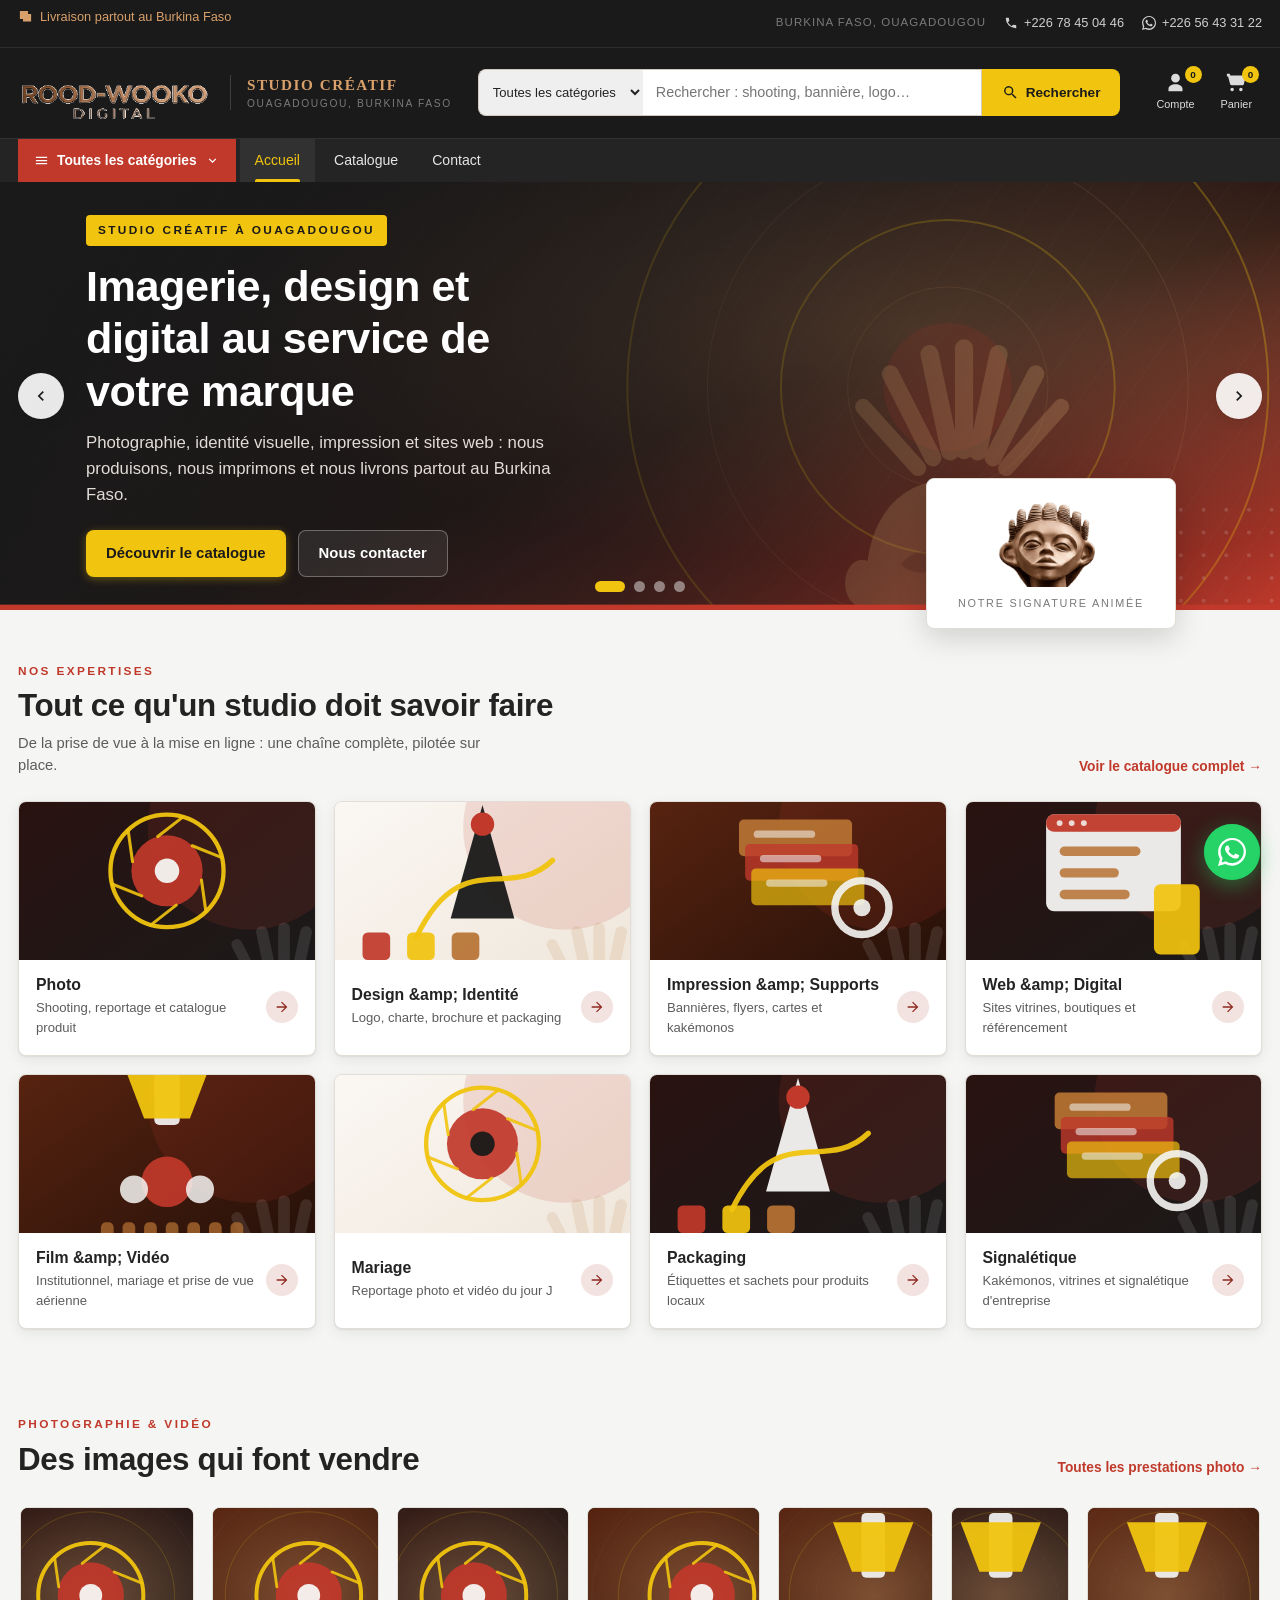
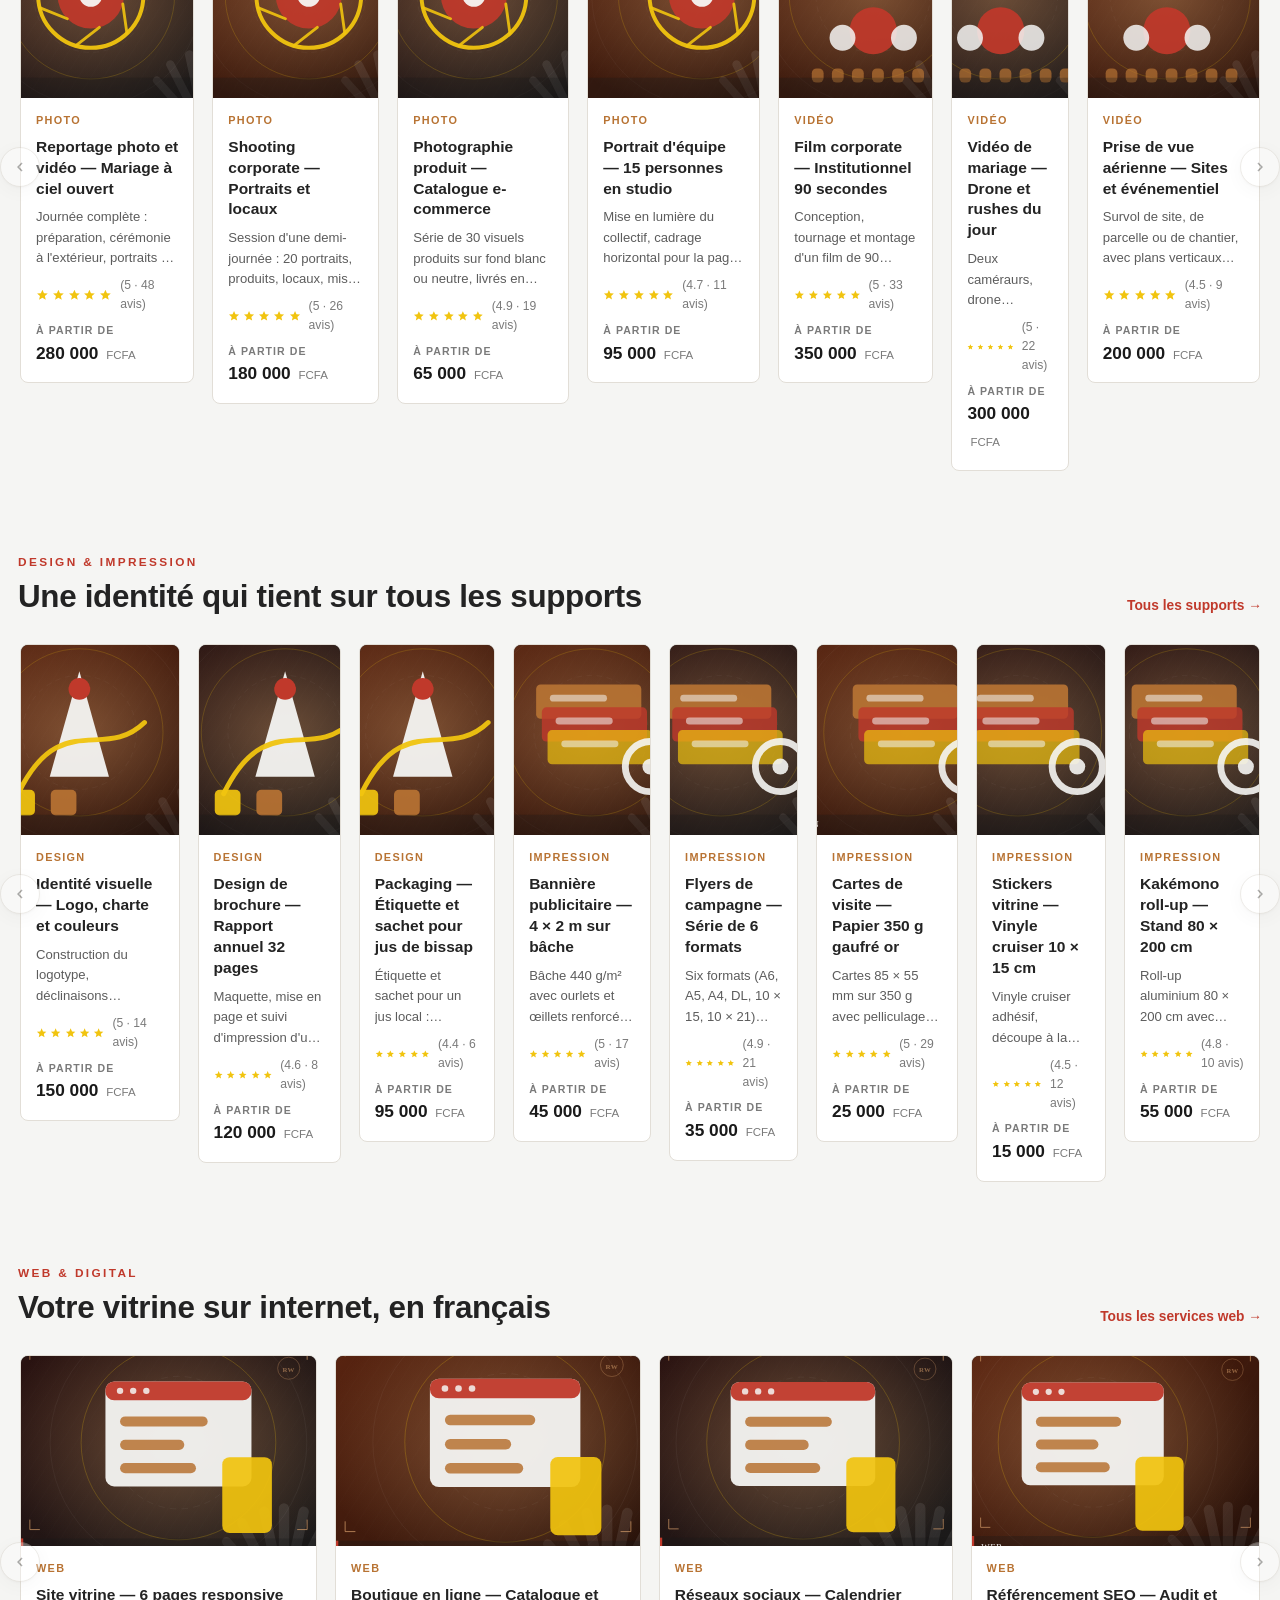
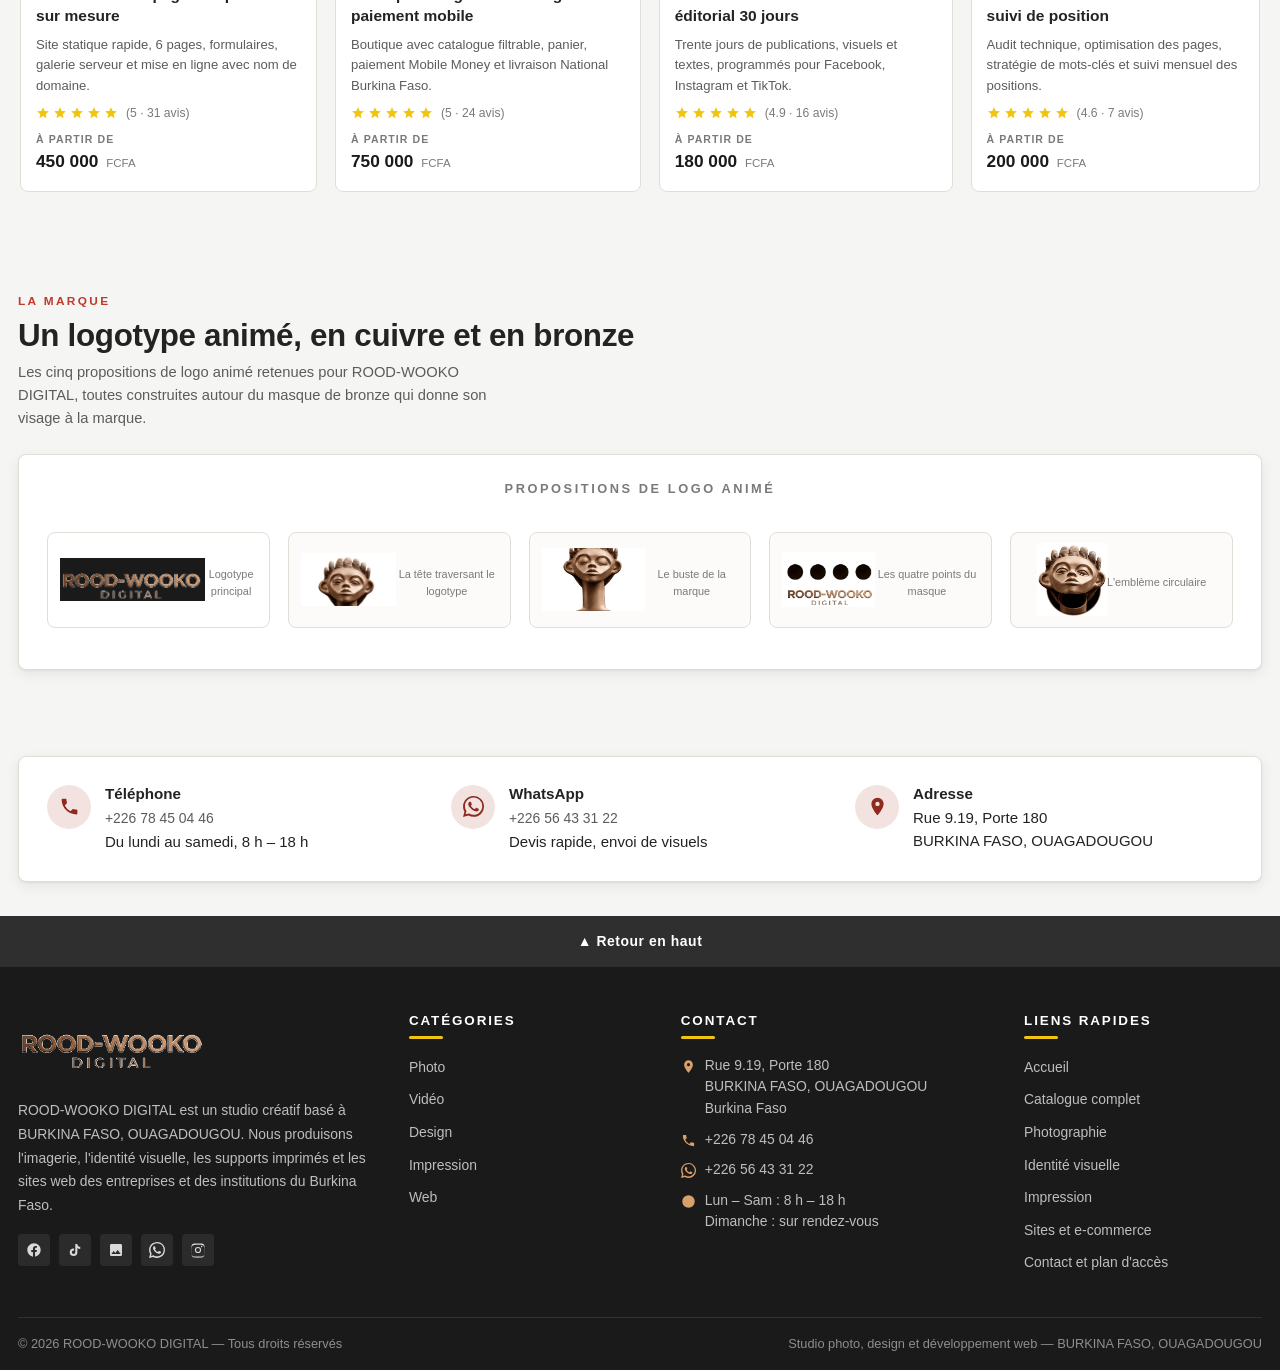
<file: index.html>
<!DOCTYPE html>
<html lang="fr">
<head>
  <meta charset="utf-8">
  <meta name="viewport" content="width=device-width, initial-scale=1">
  <title>ROOD-WOOKO DIGITAL — Studio photo, design et web à Ouagadougou</title>
  <meta name="description" content="ROOD-WOOKO DIGITAL à BURKINA FASO, OUAGADOUGOU : photographie, vidéo, identité visuelle, impression et création de sites web. Livraison partout au Burkina Faso. Appelez le +226 78 45 04 46.">
  <meta name="theme-color" content="#1A1A1A">
  <link rel="icon" href="assets/favicon.svg" type="image/svg+xml">
  <link rel="stylesheet" href="css/style.css">
</head>
<body id="haut">
  <a class="lien-evitement" href="#contenu">Aller au contenu principal</a>

  <header class="entete">
    
  <div class="topbar">
    <div class="topbar-inner">
      <p class="topbar-livraison"><svg viewBox="0 0 24 24" aria-hidden="true" focusable="false"><path fill="currentColor" d="M3 3h13v13H3zM16 8h5v12H8v-5"/></svg><span>Livraison partout au Burkina Faso</span></p>
      <div class="topbar-contact">
        <span class="topbar-lieu">BURKINA FASO, OUAGADOUGOU</span>
        <a href="tel:+22678450446" aria-label="Appeler le +226 78 45 04 46"><svg viewBox="0 0 24 24" aria-hidden="true" focusable="false"><path fill="currentColor" d="M6.6 10.8a15.1 15.1 0 0 0 6.6 6.6l2.2-2.2a1 1 0 0 1 1-.25 11.4 11.4 0 0 0 3.6.58 1 1 0 0 1 1 1V20a1 1 0 0 1-1 1A17 17 0 0 1 3 4a1 1 0 0 1 1-1h3.5a1 1 0 0 1 1 1c0 1.25.2 2.46.57 3.6a1 1 0 0 1-.25 1z"/></svg>+226 78 45 04 46</a>
        <a href="https://wa.me/22656433122" target="_blank" rel="noopener" aria-label="Écrire sur WhatsApp au +226 56 43 31 22"><svg viewBox="0 0 24 24" aria-hidden="true" focusable="false"><path fill="currentColor" d="M17.47 14.38c-.3-.15-1.75-.86-2.02-.96-.27-.1-.47-.15-.67.15-.2.3-.77.96-.94 1.16-.17.2-.35.22-.64.08-.3-.15-1.25-.46-2.38-1.47-.88-.78-1.47-1.75-1.65-2.05-.17-.3-.02-.46.13-.6.13-.13.3-.35.44-.52.15-.17.2-.3.3-.5.1-.2.05-.37-.02-.52-.08-.15-.67-1.6-.92-2.2-.24-.58-.49-.5-.67-.51h-.57c-.2 0-.52.07-.8.37-.27.3-1.04 1.02-1.04 2.48s1.07 2.88 1.22 3.08c.15.2 2.1 3.2 5.08 4.49.71.3 1.26.49 1.69.63.71.22 1.36.19 1.87.12.57-.09 1.75-.72 2-1.41.25-.7.25-1.29.17-1.41-.07-.13-.27-.2-.57-.35zM12.04 21.5h-.01c-1.75 0-3.47-.47-4.98-1.36l-.36-.21-3.7.97.99-3.61-.23-.37a9.86 9.86 0 0 1-1.51-5.26c0-5.45 4.44-9.89 9.9-9.89 2.64 0 5.13 1.03 7 2.9a9.83 9.83 0 0 1 2.89 7c0 5.45-4.44 9.89-9.9 9.89z M20.52 3.45A11.8 11.8 0 0 0 12.04 0C5.46 0 .08 5.38.08 11.96c0 2.1.55 4.16 1.6 5.97L0 24l6.2-1.63a11.9 11.9 0 0 0 5.84 1.48h.01c6.58 0 11.94-5.38 11.94-11.96 0-3.2-1.25-6.2-3.47-8.45z"/></svg>+226 56 43 31 22</a>
      </div>
    </div>
  </div>
    
  <div class="entete-inner">
    <a class="marque" href="index.html" aria-label="ROOD-WOOKO DIGITAL — retour à l'accueil">
      <picture>
        <source media="(prefers-reduced-motion: reduce)" srcset="assets/logo/header-static.png">
        <img class="marque-logo" src="assets/logo/header.gif" width="300" height="89"
             alt="Logo animé ROOD-WOOKO DIGITAL : le logotype cuivré et les têtes de la marque en émergeant" loading="eager">
      </picture>
      <span class="marque-signature" aria-hidden="true">
        <span class="marque-signature-titre">Studio créatif</span>
        <span class="marque-signature-ville">Ouagadougou, Burkina Faso</span>
      </span>
    </a>

    <form class="recherche" id="form-recherche" role="search" action="catalogue.html" method="get">
      <label class="visuellement-cache" for="recherche-categorie">Choisir une catégorie</label>
      <select class="recherche-select" id="recherche-categorie" name="cat">
        <option value="toutes">Toutes les catégories</option>
        <option value="photo">Photo</option><option value="video">Vidéo</option><option value="design">Design</option><option value="impression">Impression</option><option value="web">Web</option>
      </select>
      <label class="visuellement-cache" for="recherche-champ">Rechercher un service ou un support</label>
      <input class="recherche-champ" id="recherche-champ" name="q" type="search"
             placeholder="Rechercher : shooting, bannière, logo…" autocomplete="off">
      <button class="recherche-btn" type="submit" aria-label="Lancer la recherche"><svg viewBox="0 0 24 24" aria-hidden="true" focusable="false"><path fill="currentColor" d="M15.5 14h-.79l-.28-.27a6.5 6.5 0 1 0-.7.7l.27.28v.79l5 4.99L20.49 19l-4.99-5zm-6 0A4.5 4.5 0 1 1 14 9.5 4.5 4.5 0 0 1 9.5 14z"/></svg><span>Rechercher</span></button>
    </form>

    <div class="outils">
      <button class="outil" type="button" aria-label="Mon compte">
        <svg viewBox="0 0 24 24" aria-hidden="true" focusable="false"><path fill="currentColor" d="M12 12a5 5 0 1 0 0-10 5 5 0 0 0 0 10zm0 2c-4.4 0-8 2.2-8 5v3h16v-3c0-2.8-3.6-5-8-5z"/></svg><span>Compte</span>
        <span class="outil-compteur" data-compteur-compte>0</span>
      </button>
      <button class="outil" type="button" aria-label="Panier, aucun article">
        <svg viewBox="0 0 24 24" aria-hidden="true" focusable="false"><path fill="currentColor" d="M7 18a2 2 0 1 0 0 4 2 2 0 0 0 0-4zm10 0a2 2 0 1 0 0 4 2 2 0 0 0 0-4zM1 2h3.3l.6 2h15.8c.9 0 1.6.8 1.5 1.7l-1.7 8.1c-.1.7-.7 1.2-1.4 1.2H6.2c-.7 0-1.3-.5-1.5-1.2L2.4 5H1V2z"/></svg><span>Panier</span>
        <span class="outil-compteur" data-compteur-panier>0</span>
      </button>
      <button class="bouton-menu" id="bouton-menu" type="button"
              aria-label="Ouvrir le menu" aria-expanded="false" aria-controls="ceinture-nav">
        <svg viewBox="0 0 24 24" aria-hidden="true" focusable="false"><path fill="currentColor" d="M3 6h18v2H3V6zm0 5h18v2H3v-2zm0 5h18v2H3v-2z"/></svg>
      </button>
    </div>
  </div>
  </header>

  <nav class="ceinture" id="ceinture-nav" aria-label="Navigation principale">
    
  <div class="ceinture-inner">
    <div class="nav-categories" id="nav-categories" data-ouvert="false">
      <button type="button" aria-expanded="false" aria-controls="menu-categories">
        <svg viewBox="0 0 24 24" aria-hidden="true" focusable="false"><path fill="currentColor" d="M3 6h18v2H3V6zm0 5h18v2H3v-2zm0 5h18v2H3v-2z"/></svg> Toutes les catégories <svg viewBox="0 0 24 24" aria-hidden="true" focusable="false"><path fill="currentColor" d="M7.4 8.6 12 13.2l4.6-4.6L18 10l-6 6-6-6z"/></svg>
      </button>
      <div class="menu-categories" id="menu-categories"><a href="catalogue.html?cat=photo"><span class="puce"></span>Photo<span class="compte"></span></a><a href="catalogue.html?cat=video"><span class="puce"></span>Vidéo<span class="compte"></span></a><a href="catalogue.html?cat=design"><span class="puce"></span>Design<span class="compte"></span></a><a href="catalogue.html?cat=impression"><span class="puce"></span>Impression<span class="compte"></span></a><a href="catalogue.html?cat=web"><span class="puce"></span>Web<span class="compte"></span></a></div>
    </div>
    <a class="nav-lien" data-page="index.html" href="index.html">Accueil</a><a class="nav-lien" data-page="catalogue.html" href="catalogue.html">Catalogue</a><a class="nav-lien" data-page="contact.html" href="contact.html">Contact</a>
    <button class="bouton-menu" type="button" data-fermer-menu aria-label="Fermer le menu"><svg viewBox="0 0 24 24" aria-hidden="true" focusable="false"><path fill="currentColor" d="M18.3 5.7 12 12l6.3 6.3-1.4 1.4L10.6 13.4 4.3 19.7 2.9 18.3 9.2 12 2.9 5.7 4.3 4.3l6.3 6.3 6.3-6.3z"/></svg></button>
  </div>
  </nav>

  <main id="contenu">

    <section class="heros" id="heros" aria-roledescription="carrousel" aria-label="Nos services en bref">
      <div class="heros-piste"><div class="heros-slide" role="group" aria-roledescription="diapositive"
             aria-label="Diapositive 1 sur 4" aria-hidden="true">
              <img src="assets/img/banniere-b1.svg" width="1920" height="640" alt="Imagerie, design et digital au service de votre marque">
              <div class="heros-contenu"><div class="heros-texte">
                <span class="sur-titre">Studio créatif à Ouagadougou</span>
                <h2>Imagerie, design et digital au service de votre marque</h2>
                <p>Photographie, identité visuelle, impression et sites web : nous produisons, nous imprimons et nous livrons partout au Burkina Faso.</p>
                <div class="heros-actions">
                  <a class="btn btn-or" href="catalogue.html">Découvrir le catalogue</a>
                  <a class="btn btn-fantome-clair" href="contact.html">Nous contacter</a>
                </div>
              </div></div>
            </div><div class="heros-slide" role="group" aria-roledescription="diapositive"
             aria-label="Diapositive 2 sur 4" aria-hidden="true">
              <img src="assets/img/banniere-b2.svg" width="1920" height="640" alt="Votre marque mérite mieux qu'un catalogue PDF">
              <div class="heros-contenu"><div class="heros-texte">
                <span class="sur-titre">Vos supports,ouvrés à l'heure</span>
                <h2>Votre marque mérite mieux qu'un catalogue PDF</h2>
                <p>De l'idée au fichier d'impression : charte graphique, supports physiques et patrimoine numérique restent cohérents entre eux.</p>
                <div class="heros-actions">
                  <a class="btn btn-or" href="catalogue.html">Découvrir le catalogue</a>
                  <a class="btn btn-fantome-clair" href="contact.html">Nous contacter</a>
                </div>
              </div></div>
            </div><div class="heros-slide" role="group" aria-roledescription="diapositive"
             aria-label="Diapositive 3 sur 4" aria-hidden="true">
              <img src="assets/img/banniere-b3.svg" width="1920" height="640" alt="Des images nettes, exploitables tout de suite">
              <div class="heros-contenu"><div class="heros-texte">
                <span class="sur-titre">Shooting corporate en 48 heures</span>
                <h2>Des images nettes, exploitables tout de suite</h2>
                <p>Locaux, équipes, produits : nous venons au studio avec le matériel, vous repartez avec des visuels prêts à publier.</p>
                <div class="heros-actions">
                  <a class="btn btn-or" href="catalogue.html">Découvrir le catalogue</a>
                  <a class="btn btn-fantome-clair" href="contact.html">Nous contacter</a>
                </div>
              </div></div>
            </div><div class="heros-slide" role="group" aria-roledescription="diapositive"
             aria-label="Diapositive 4 sur 4" aria-hidden="true">
              <img src="assets/img/banniere-b4.svg" width="1920" height="640" alt="Votre site vitrine prêt en quinze jours">
              <div class="heros-contenu"><div class="heros-texte">
                <span class="sur-titre">Livraison partout au Burkina Faso</span>
                <h2>Votre site vitrine prêt en quinze jours</h2>
                <p>Un site rapide, responsive et administrable sans code, avec un formulaire de contact relié à WhatsApp.</p>
                <div class="heros-actions">
                  <a class="btn btn-or" href="catalogue.html">Découvrir le catalogue</a>
                  <a class="btn btn-fantome-clair" href="contact.html">Nous contacter</a>
                </div>
              </div></div>
            </div></div>
      <button class="heros-fleche prev" type="button" aria-label="Diapositive précédente"><svg viewBox="0 0 24 24" aria-hidden="true" focusable="false"><path fill="currentColor" d="M15.4 7.4 14 6l-6 6 6 6 1.4-1.4L10.8 12z"/></svg></button>
      <button class="heros-fleche next" type="button" aria-label="Diapositive suivante"><svg viewBox="0 0 24 24" aria-hidden="true" focusable="false"><path fill="currentColor" d="M8.6 16.6 10 18l6-6-6-6-1.4 1.4 4.6 4.6z"/></svg></button>
      <div class="heros-points" role="tablist" aria-label="Choisir une diapositive"><button class="heros-point" type="button" role="tab" aria-selected="true" aria-label="Aller à la diapositive 1"></button><button class="heros-point" type="button" role="tab" aria-selected="false" aria-label="Aller à la diapositive 2"></button><button class="heros-point" type="button" role="tab" aria-selected="false" aria-label="Aller à la diapositive 3"></button><button class="heros-point" type="button" role="tab" aria-selected="false" aria-label="Aller à la diapositive 4"></button></div>
      <figure class="heros-carte-logo">
        <picture>
          <source media="(prefers-reduced-motion: reduce)" srcset="assets/logo/hero-static.png">
          <img src="assets/logo/hero.gif" width="440" height="248" alt="Logo animé ROOD-WOOKO DIGITAL — la tête de marque traverse le logotype">
        </picture>
        <figcaption>Notre signature animée</figcaption>
      </figure>
    </section>

    <section class="section" aria-labelledby="titre-expertises">
      <div class="conteneur">
        <div class="section-titre">
          <div>
            <span class="sur-titre">Nos expertises</span>
            <h2 id="titre-expertises">Tout ce qu'un studio doit savoir faire</h2>
            <p>De la prise de vue à la mise en ligne : une chaîne complète, pilotée sur place.</p>
          </div>
          <a class="lien-section" href="catalogue.html">Voir le catalogue complet →</a>
        </div>
        <div class="grille-cats">
        <a class="carte-cat" href="catalogue.html?cat=photo">
          <img src="assets/img/cat-categorie-1.svg" width="520" height="360" loading="lazy"
               alt="Catégorie Photo — Shooting, reportage et catalogue produit">
          <span class="carte-cat-corps">
            <span>
              <h3>Photo</h3>
              <p>Shooting, reportage et catalogue produit</p>
            </span>
            <span class="fleche-lien" aria-hidden="true"><svg viewBox="0 0 24 24" aria-hidden="true" focusable="false"><path fill="currentColor" d="M12 4l-1.4 1.4 5.6 5.6H4v2h12.2l-5.6 5.6L12 20l8-8z"/></svg></span>
          </span>
        </a>
        <a class="carte-cat" href="catalogue.html?cat=design">
          <img src="assets/img/cat-categorie-2.svg" width="520" height="360" loading="lazy"
               alt="Catégorie Design &amp;amp; Identité — Logo, charte, brochure et packaging">
          <span class="carte-cat-corps">
            <span>
              <h3>Design &amp;amp; Identité</h3>
              <p>Logo, charte, brochure et packaging</p>
            </span>
            <span class="fleche-lien" aria-hidden="true"><svg viewBox="0 0 24 24" aria-hidden="true" focusable="false"><path fill="currentColor" d="M12 4l-1.4 1.4 5.6 5.6H4v2h12.2l-5.6 5.6L12 20l8-8z"/></svg></span>
          </span>
        </a>
        <a class="carte-cat" href="catalogue.html?cat=impression">
          <img src="assets/img/cat-categorie-3.svg" width="520" height="360" loading="lazy"
               alt="Catégorie Impression &amp;amp; Supports — Bannières, flyers, cartes et kakémonos">
          <span class="carte-cat-corps">
            <span>
              <h3>Impression &amp;amp; Supports</h3>
              <p>Bannières, flyers, cartes et kakémonos</p>
            </span>
            <span class="fleche-lien" aria-hidden="true"><svg viewBox="0 0 24 24" aria-hidden="true" focusable="false"><path fill="currentColor" d="M12 4l-1.4 1.4 5.6 5.6H4v2h12.2l-5.6 5.6L12 20l8-8z"/></svg></span>
          </span>
        </a>
        <a class="carte-cat" href="catalogue.html?cat=web">
          <img src="assets/img/cat-categorie-4.svg" width="520" height="360" loading="lazy"
               alt="Catégorie Web &amp;amp; Digital — Sites vitrines, boutiques et référencement">
          <span class="carte-cat-corps">
            <span>
              <h3>Web &amp;amp; Digital</h3>
              <p>Sites vitrines, boutiques et référencement</p>
            </span>
            <span class="fleche-lien" aria-hidden="true"><svg viewBox="0 0 24 24" aria-hidden="true" focusable="false"><path fill="currentColor" d="M12 4l-1.4 1.4 5.6 5.6H4v2h12.2l-5.6 5.6L12 20l8-8z"/></svg></span>
          </span>
        </a>
        <a class="carte-cat" href="catalogue.html?cat=video">
          <img src="assets/img/cat-categorie-5.svg" width="520" height="360" loading="lazy"
               alt="Catégorie Film &amp;amp; Vidéo — Institutionnel, mariage et prise de vue aérienne">
          <span class="carte-cat-corps">
            <span>
              <h3>Film &amp;amp; Vidéo</h3>
              <p>Institutionnel, mariage et prise de vue aérienne</p>
            </span>
            <span class="fleche-lien" aria-hidden="true"><svg viewBox="0 0 24 24" aria-hidden="true" focusable="false"><path fill="currentColor" d="M12 4l-1.4 1.4 5.6 5.6H4v2h12.2l-5.6 5.6L12 20l8-8z"/></svg></span>
          </span>
        </a>
        <a class="carte-cat" href="catalogue.html?cat=photo">
          <img src="assets/img/cat-categorie-6.svg" width="520" height="360" loading="lazy"
               alt="Catégorie Mariage — Reportage photo et vidéo du jour J">
          <span class="carte-cat-corps">
            <span>
              <h3>Mariage</h3>
              <p>Reportage photo et vidéo du jour J</p>
            </span>
            <span class="fleche-lien" aria-hidden="true"><svg viewBox="0 0 24 24" aria-hidden="true" focusable="false"><path fill="currentColor" d="M12 4l-1.4 1.4 5.6 5.6H4v2h12.2l-5.6 5.6L12 20l8-8z"/></svg></span>
          </span>
        </a>
        <a class="carte-cat" href="catalogue.html?cat=design">
          <img src="assets/img/cat-categorie-7.svg" width="520" height="360" loading="lazy"
               alt="Catégorie Packaging — Étiquettes et sachets pour produits locaux">
          <span class="carte-cat-corps">
            <span>
              <h3>Packaging</h3>
              <p>Étiquettes et sachets pour produits locaux</p>
            </span>
            <span class="fleche-lien" aria-hidden="true"><svg viewBox="0 0 24 24" aria-hidden="true" focusable="false"><path fill="currentColor" d="M12 4l-1.4 1.4 5.6 5.6H4v2h12.2l-5.6 5.6L12 20l8-8z"/></svg></span>
          </span>
        </a>
        <a class="carte-cat" href="catalogue.html?cat=impression">
          <img src="assets/img/cat-categorie-8.svg" width="520" height="360" loading="lazy"
               alt="Catégorie Signalétique — Kakémonos, vitrines et signalétique d'entreprise">
          <span class="carte-cat-corps">
            <span>
              <h3>Signalétique</h3>
              <p>Kakémonos, vitrines et signalétique d'entreprise</p>
            </span>
            <span class="fleche-lien" aria-hidden="true"><svg viewBox="0 0 24 24" aria-hidden="true" focusable="false"><path fill="currentColor" d="M12 4l-1.4 1.4 5.6 5.6H4v2h12.2l-5.6 5.6L12 20l8-8z"/></svg></span>
          </span>
        </a></div>
      </div>
    </section>

    <section class="section-serree" aria-labelledby="titre-photo">
      <div class="conteneur">
        <div class="section-titre">
          <div>
            <span class="sur-titre">Photographie &amp; vidéo</span>
            <h2 id="titre-photo">Des images qui font vendre</h2>
          </div>
          <a class="lien-section" href="catalogue.html?cat=photo">Toutes les prestations photo →</a>
        </div>
        <div class="rail" data-rail>
          <button class="rail-btn prev" type="button" aria-label="Faire défiler vers la gauche"><svg viewBox="0 0 24 24" aria-hidden="true" focusable="false"><path fill="currentColor" d="M15.4 7.4 14 6l-6 6 6 6 1.4-1.4L10.8 12z"/></svg></button>
          <div class="rail-piste">
      <article class="carte-produit" data-categorie="photo" data-prix="280000"
               data-nom="Reportage photo et vidéo — Mariage à ciel ouvert" data-mots="mariage photo video reportage couple ceremony" data-description="Journée complète : préparation, cérémonie à l'extérieur, portraits de famille et teaser vertical pour les réseaux."
               data-populaire="95">
        <div class="carte-produit-media">
          <a class="carte-produit-img" href="catalogue.html?cat=photo"
             aria-label="Voir Reportage photo et vidéo — Mariage à ciel ouvert dans le catalogue">
            <img src="assets/img/cat-shooting-mariage-eau.svg" width="800" height="600" loading="lazy"
                 alt="Reportage photo et vidéo — Mariage à ciel ouvert — aperçu du service Reportage photo et vidéo proposé par ROOD-WOOKO DIGITAL">
          </a>
          <div class="socials"><a class="social-bouton" data-reseau="facebook" href="https://www.facebook.com/VOTRE-PAGE-FACEBOOK" target="_blank" rel="noopener" title="Facebook" aria-label="Facebook — ROOD-WOOKO DIGITAL (nouvel onglet)"><svg viewBox="0 0 24 24" aria-hidden="true" focusable="false"><path fill="currentColor" d="M22 12.06C22 6.5 17.52 2 12 2S2 6.5 2 12.06c0 5 3.66 9.15 8.44 9.94v-7.03H7.9v-2.91h2.54V9.85c0-2.52 1.49-3.91 3.77-3.91 1.09 0 2.24.2 2.24.2v2.46h-1.26c-1.24 0-1.63.78-1.63 1.57v1.89h2.78l-.44 2.91h-2.34V22c4.78-.79 8.44-4.94 8.44-9.94z"/></svg></a><a class="social-bouton" data-reseau="tiktok" href="https://www.tiktok.com/@VOTRE-COMPTE-TIKTOK" target="_blank" rel="noopener" title="TikTok" aria-label="TikTok — ROOD-WOOKO DIGITAL (nouvel onglet)"><svg viewBox="0 0 24 24" aria-hidden="true" focusable="false"><path fill="currentColor" d="M16.6 5.82A4.28 4.28 0 0 1 15.54 3h-3.09v12.4a2.59 2.59 0 0 1-2.59 2.5 2.59 2.59 0 0 1 0-5.18c.27 0 .52.04.76.12v-3.2a5.87 5.87 0 0 0-.76-.05A5.72 5.72 0 0 0 4.14 15.3 5.72 5.72 0 0 0 9.86 21a5.72 5.72 0 0 0 5.72-5.72V9.01a7.35 7.35 0 0 0 4.28 1.38V7.3a4.29 4.29 0 0 1-3.26-1.48z"/></svg></a><a class="social-bouton" data-reseau="galerie" href="GALERIE_SERVEUR_URL" target="_blank" rel="noopener" title="Galerie de serveur" aria-label="Galerie de serveur — ROOD-WOOKO DIGITAL (nouvel onglet)"><svg viewBox="0 0 24 24" aria-hidden="true" focusable="false"><path fill="currentColor" d="M21 19V5a2 2 0 0 0-2-2H5a2 2 0 0 0-2 2v14a2 2 0 0 0 2 2h14a2 2 0 0 0 2-2zM8.5 13.5l2.5 3 3.5-4.5 4.5 6H5l3.5-4.5z"/></svg></a><a class="social-bouton" data-reseau="whatsapp" href="https://wa.me/22656433122" target="_blank" rel="noopener" title="WhatsApp" aria-label="WhatsApp — ROOD-WOOKO DIGITAL (nouvel onglet)"><svg viewBox="0 0 24 24" aria-hidden="true" focusable="false"><path fill="currentColor" d="M17.47 14.38c-.3-.15-1.75-.86-2.02-.96-.27-.1-.47-.15-.67.15-.2.3-.77.96-.94 1.16-.17.2-.35.22-.64.08-.3-.15-1.25-.46-2.38-1.47-.88-.78-1.47-1.75-1.65-2.05-.17-.3-.02-.46.13-.6.13-.13.3-.35.44-.52.15-.17.2-.3.3-.5.1-.2.05-.37-.02-.52-.08-.15-.67-1.6-.92-2.2-.24-.58-.49-.5-.67-.51h-.57c-.2 0-.52.07-.8.37-.27.3-1.04 1.02-1.04 2.48s1.07 2.88 1.22 3.08c.15.2 2.1 3.2 5.08 4.49.71.3 1.26.49 1.69.63.71.22 1.36.19 1.87.12.57-.09 1.75-.72 2-1.41.25-.7.25-1.29.17-1.41-.07-.13-.27-.2-.57-.35zM12.04 21.5h-.01c-1.75 0-3.47-.47-4.98-1.36l-.36-.21-3.7.97.99-3.61-.23-.37a9.86 9.86 0 0 1-1.51-5.26c0-5.45 4.44-9.89 9.9-9.89 2.64 0 5.13 1.03 7 2.9a9.83 9.83 0 0 1 2.89 7c0 5.45-4.44 9.89-9.9 9.89z M20.52 3.45A11.8 11.8 0 0 0 12.04 0C5.46 0 .08 5.38.08 11.96c0 2.1.55 4.16 1.6 5.97L0 24l6.2-1.63a11.9 11.9 0 0 0 5.84 1.48h.01c6.58 0 11.94-5.38 11.94-11.96 0-3.2-1.25-6.2-3.47-8.45z"/></svg></a><a class="social-bouton" data-reseau="instagram" href="https://www.instagram.com/VOTRE-COMPTE-INSTAGRAM" target="_blank" rel="noopener" title="Instagram" aria-label="Instagram — ROOD-WOOKO DIGITAL (nouvel onglet)"><svg viewBox="0 0 24 24" aria-hidden="true" focusable="false"><path fill="currentColor" d="M12 2.16c3.2 0 3.58.01 4.85.07 1.17.05 1.8.25 2.23.41.56.22.96.48 1.38.9.42.42.68.82.9 1.38.16.42.36 1.06.41 2.23.06 1.27.07 1.65.07 4.85s-.01 3.58-.07 4.85c-.05 1.17-.25 1.8-.41 2.23-.22.56-.48.96-.9 1.38-.42.42-.82.68-1.38.9-.42.16-1.06.36-2.23.41-1.27.06-1.65.07-4.85.07s-3.58-.01-4.85-.07c-1.17-.05-1.8-.25-2.23-.41-.56-.22-.96-.48-1.38-.9-.42-.42-.68-.82-.9-1.38-.16-.42-.36-1.06-.41-2.23-.06-1.27-.07-1.65-.07-4.85s.01-3.58.07-4.85c.05-1.17.25-1.8.41-2.23.22-.56.48-.96.9-1.38.42-.42.82-.68 1.38-.9.42-.16 1.06-.36 2.23-.41 1.27-.06 1.65-.07 4.85-.07m0 2.12c-3.15 0-3.5.01-4.74.07-1.14.05-1.76.24-2.17.4-.55.21-.94.47-1.35.88-.41.41-.67.8-.88 1.35-.16.41-.35 1.03-.4 2.17-.06 1.24-.07 1.59-.07 4.74s.01 3.5.07 4.74c.05 1.14.24 1.76.4 2.17.21.55.47.94.88 1.35.41.41.8.67 1.35.88.41.16 1.03.35 2.17.4 1.24.06 1.59.07 4.74.07s3.5-.01 4.74-.07c1.14-.05 1.76-.24 2.17-.4.55-.21.94-.47 1.35-.88.41-.41.67-.8.88-1.35.16-.41.35-1.03.4-2.17.06-1.24.07-1.59.07-4.74s-.01-3.5-.07-4.74c-.05-1.14-.24-1.76-.4-2.17a3.6 3.6 0 0 0-.88-1.35 3.6 3.6 0 0 0-1.35-.88c-.41-.16-1.03-.35-2.17-.4-1.24-.06-1.59-.07-4.74-.07zM12 7.38a4.62 4.62 0 1 1 0 9.24 4.62 4.62 0 0 1 0-9.24zm0 7.62a3 3 0 1 0 0-6 3 3 0 0 0 0 6zM18.54 6.78a1.08 1.08 0 1 1-2.15 0 1.08 1.08 0 0 1 2.15 0z"/></svg></a></div>
        </div>
        <div class="carte-produit-corps">
          <span class="carte-produit-cat">Photo</span>
          <h3>Reportage photo et vidéo — Mariage à ciel ouvert</h3>
          <p class="desc">Journée complète : préparation, cérémonie à l'extérieur, portraits de famille et teaser vertical pour les réseaux.</p>
          <div class="etoiles" aria-label="Note : 5 sur 5, 48 avis"><svg viewBox="0 0 24 24" aria-hidden="true" focusable="false"><path fill="currentColor" d="m12 17.3-6.2 3.7 1.6-7L2 9.2l7.1-.6L12 2l2.9 6.6 7.1.6-5.4 4.8 1.6 7z"/></svg><svg viewBox="0 0 24 24" aria-hidden="true" focusable="false"><path fill="currentColor" d="m12 17.3-6.2 3.7 1.6-7L2 9.2l7.1-.6L12 2l2.9 6.6 7.1.6-5.4 4.8 1.6 7z"/></svg><svg viewBox="0 0 24 24" aria-hidden="true" focusable="false"><path fill="currentColor" d="m12 17.3-6.2 3.7 1.6-7L2 9.2l7.1-.6L12 2l2.9 6.6 7.1.6-5.4 4.8 1.6 7z"/></svg><svg viewBox="0 0 24 24" aria-hidden="true" focusable="false"><path fill="currentColor" d="m12 17.3-6.2 3.7 1.6-7L2 9.2l7.1-.6L12 2l2.9 6.6 7.1.6-5.4 4.8 1.6 7z"/></svg><svg viewBox="0 0 24 24" aria-hidden="true" focusable="false"><path fill="currentColor" d="m12 17.3-6.2 3.7 1.6-7L2 9.2l7.1-.6L12 2l2.9 6.6 7.1.6-5.4 4.8 1.6 7z"/></svg><span class="avis">(5 · 48 avis)</span></div>
          <div class="carte-produit-pied">
            <p class="prix"><span class="prix-prefixe">À partir de</span>280 000 <small>FCFA</small></p>
          </div>
        </div>
      </article>
      <article class="carte-produit" data-categorie="photo" data-prix="180000"
               data-nom="Shooting corporate — Portraits et locaux" data-mots="corporate portrait locaux entreprise photo" data-description="Session d'une demi-journée : 20 portraits, produits, locaux, mise en scène aux couleurs de votre marque."
               data-populaire="88">
        <div class="carte-produit-media">
          <a class="carte-produit-img" href="catalogue.html?cat=photo"
             aria-label="Voir Shooting corporate — Portraits et locaux dans le catalogue">
            <img src="assets/img/cat-shooting-corporate.svg" width="800" height="600" loading="lazy"
                 alt="Shooting corporate — Portraits et locaux — aperçu du service Shooting corporate proposé par ROOD-WOOKO DIGITAL">
          </a>
          <div class="socials"><a class="social-bouton" data-reseau="facebook" href="https://www.facebook.com/VOTRE-PAGE-FACEBOOK" target="_blank" rel="noopener" title="Facebook" aria-label="Facebook — ROOD-WOOKO DIGITAL (nouvel onglet)"><svg viewBox="0 0 24 24" aria-hidden="true" focusable="false"><path fill="currentColor" d="M22 12.06C22 6.5 17.52 2 12 2S2 6.5 2 12.06c0 5 3.66 9.15 8.44 9.94v-7.03H7.9v-2.91h2.54V9.85c0-2.52 1.49-3.91 3.77-3.91 1.09 0 2.24.2 2.24.2v2.46h-1.26c-1.24 0-1.63.78-1.63 1.57v1.89h2.78l-.44 2.91h-2.34V22c4.78-.79 8.44-4.94 8.44-9.94z"/></svg></a><a class="social-bouton" data-reseau="tiktok" href="https://www.tiktok.com/@VOTRE-COMPTE-TIKTOK" target="_blank" rel="noopener" title="TikTok" aria-label="TikTok — ROOD-WOOKO DIGITAL (nouvel onglet)"><svg viewBox="0 0 24 24" aria-hidden="true" focusable="false"><path fill="currentColor" d="M16.6 5.82A4.28 4.28 0 0 1 15.54 3h-3.09v12.4a2.59 2.59 0 0 1-2.59 2.5 2.59 2.59 0 0 1 0-5.18c.27 0 .52.04.76.12v-3.2a5.87 5.87 0 0 0-.76-.05A5.72 5.72 0 0 0 4.14 15.3 5.72 5.72 0 0 0 9.86 21a5.72 5.72 0 0 0 5.72-5.72V9.01a7.35 7.35 0 0 0 4.28 1.38V7.3a4.29 4.29 0 0 1-3.26-1.48z"/></svg></a><a class="social-bouton" data-reseau="galerie" href="GALERIE_SERVEUR_URL" target="_blank" rel="noopener" title="Galerie de serveur" aria-label="Galerie de serveur — ROOD-WOOKO DIGITAL (nouvel onglet)"><svg viewBox="0 0 24 24" aria-hidden="true" focusable="false"><path fill="currentColor" d="M21 19V5a2 2 0 0 0-2-2H5a2 2 0 0 0-2 2v14a2 2 0 0 0 2 2h14a2 2 0 0 0 2-2zM8.5 13.5l2.5 3 3.5-4.5 4.5 6H5l3.5-4.5z"/></svg></a><a class="social-bouton" data-reseau="whatsapp" href="https://wa.me/22656433122" target="_blank" rel="noopener" title="WhatsApp" aria-label="WhatsApp — ROOD-WOOKO DIGITAL (nouvel onglet)"><svg viewBox="0 0 24 24" aria-hidden="true" focusable="false"><path fill="currentColor" d="M17.47 14.38c-.3-.15-1.75-.86-2.02-.96-.27-.1-.47-.15-.67.15-.2.3-.77.96-.94 1.16-.17.2-.35.22-.64.08-.3-.15-1.25-.46-2.38-1.47-.88-.78-1.47-1.75-1.65-2.05-.17-.3-.02-.46.13-.6.13-.13.3-.35.44-.52.15-.17.2-.3.3-.5.1-.2.05-.37-.02-.52-.08-.15-.67-1.6-.92-2.2-.24-.58-.49-.5-.67-.51h-.57c-.2 0-.52.07-.8.37-.27.3-1.04 1.02-1.04 2.48s1.07 2.88 1.22 3.08c.15.2 2.1 3.2 5.08 4.49.71.3 1.26.49 1.69.63.71.22 1.36.19 1.87.12.57-.09 1.75-.72 2-1.41.25-.7.25-1.29.17-1.41-.07-.13-.27-.2-.57-.35zM12.04 21.5h-.01c-1.75 0-3.47-.47-4.98-1.36l-.36-.21-3.7.97.99-3.61-.23-.37a9.86 9.86 0 0 1-1.51-5.26c0-5.45 4.44-9.89 9.9-9.89 2.64 0 5.13 1.03 7 2.9a9.83 9.83 0 0 1 2.89 7c0 5.45-4.44 9.89-9.9 9.89z M20.52 3.45A11.8 11.8 0 0 0 12.04 0C5.46 0 .08 5.38.08 11.96c0 2.1.55 4.16 1.6 5.97L0 24l6.2-1.63a11.9 11.9 0 0 0 5.84 1.48h.01c6.58 0 11.94-5.38 11.94-11.96 0-3.2-1.25-6.2-3.47-8.45z"/></svg></a><a class="social-bouton" data-reseau="instagram" href="https://www.instagram.com/VOTRE-COMPTE-INSTAGRAM" target="_blank" rel="noopener" title="Instagram" aria-label="Instagram — ROOD-WOOKO DIGITAL (nouvel onglet)"><svg viewBox="0 0 24 24" aria-hidden="true" focusable="false"><path fill="currentColor" d="M12 2.16c3.2 0 3.58.01 4.85.07 1.17.05 1.8.25 2.23.41.56.22.96.48 1.38.9.42.42.68.82.9 1.38.16.42.36 1.06.41 2.23.06 1.27.07 1.65.07 4.85s-.01 3.58-.07 4.85c-.05 1.17-.25 1.8-.41 2.23-.22.56-.48.96-.9 1.38-.42.42-.82.68-1.38.9-.42.16-1.06.36-2.23.41-1.27.06-1.65.07-4.85.07s-3.58-.01-4.85-.07c-1.17-.05-1.8-.25-2.23-.41-.56-.22-.96-.48-1.38-.9-.42-.42-.68-.82-.9-1.38-.16-.42-.36-1.06-.41-2.23-.06-1.27-.07-1.65-.07-4.85s.01-3.58.07-4.85c.05-1.17.25-1.8.41-2.23.22-.56.48-.96.9-1.38.42-.42.82-.68 1.38-.9.42-.16 1.06-.36 2.23-.41 1.27-.06 1.65-.07 4.85-.07m0 2.12c-3.15 0-3.5.01-4.74.07-1.14.05-1.76.24-2.17.4-.55.21-.94.47-1.35.88-.41.41-.67.8-.88 1.35-.16.41-.35 1.03-.4 2.17-.06 1.24-.07 1.59-.07 4.74s.01 3.5.07 4.74c.05 1.14.24 1.76.4 2.17.21.55.47.94.88 1.35.41.41.8.67 1.35.88.41.16 1.03.35 2.17.4 1.24.06 1.59.07 4.74.07s3.5-.01 4.74-.07c1.14-.05 1.76-.24 2.17-.4.55-.21.94-.47 1.35-.88.41-.41.67-.8.88-1.35.16-.41.35-1.03.4-2.17.06-1.24.07-1.59.07-4.74s-.01-3.5-.07-4.74c-.05-1.14-.24-1.76-.4-2.17a3.6 3.6 0 0 0-.88-1.35 3.6 3.6 0 0 0-1.35-.88c-.41-.16-1.03-.35-2.17-.4-1.24-.06-1.59-.07-4.74-.07zM12 7.38a4.62 4.62 0 1 1 0 9.24 4.62 4.62 0 0 1 0-9.24zm0 7.62a3 3 0 1 0 0-6 3 3 0 0 0 0 6zM18.54 6.78a1.08 1.08 0 1 1-2.15 0 1.08 1.08 0 0 1 2.15 0z"/></svg></a></div>
        </div>
        <div class="carte-produit-corps">
          <span class="carte-produit-cat">Photo</span>
          <h3>Shooting corporate — Portraits et locaux</h3>
          <p class="desc">Session d'une demi-journée : 20 portraits, produits, locaux, mise en scène aux couleurs de votre marque.</p>
          <div class="etoiles" aria-label="Note : 5 sur 5, 26 avis"><svg viewBox="0 0 24 24" aria-hidden="true" focusable="false"><path fill="currentColor" d="m12 17.3-6.2 3.7 1.6-7L2 9.2l7.1-.6L12 2l2.9 6.6 7.1.6-5.4 4.8 1.6 7z"/></svg><svg viewBox="0 0 24 24" aria-hidden="true" focusable="false"><path fill="currentColor" d="m12 17.3-6.2 3.7 1.6-7L2 9.2l7.1-.6L12 2l2.9 6.6 7.1.6-5.4 4.8 1.6 7z"/></svg><svg viewBox="0 0 24 24" aria-hidden="true" focusable="false"><path fill="currentColor" d="m12 17.3-6.2 3.7 1.6-7L2 9.2l7.1-.6L12 2l2.9 6.6 7.1.6-5.4 4.8 1.6 7z"/></svg><svg viewBox="0 0 24 24" aria-hidden="true" focusable="false"><path fill="currentColor" d="m12 17.3-6.2 3.7 1.6-7L2 9.2l7.1-.6L12 2l2.9 6.6 7.1.6-5.4 4.8 1.6 7z"/></svg><svg viewBox="0 0 24 24" aria-hidden="true" focusable="false"><path fill="currentColor" d="m12 17.3-6.2 3.7 1.6-7L2 9.2l7.1-.6L12 2l2.9 6.6 7.1.6-5.4 4.8 1.6 7z"/></svg><span class="avis">(5 · 26 avis)</span></div>
          <div class="carte-produit-pied">
            <p class="prix"><span class="prix-prefixe">À partir de</span>180 000 <small>FCFA</small></p>
          </div>
        </div>
      </article>
      <article class="carte-produit" data-categorie="photo" data-prix="65000"
               data-nom="Photographie produit — Catalogue e-commerce" data-mots="produit e-commerce catalogue photo fond blanc" data-description="Série de 30 visuels produits sur fond blanc ou neutre, livrés en haute définition et optimisés pour la boutique."
               data-populaire="72">
        <div class="carte-produit-media">
          <a class="carte-produit-img" href="catalogue.html?cat=photo"
             aria-label="Voir Photographie produit — Catalogue e-commerce dans le catalogue">
            <img src="assets/img/cat-shooting-produits.svg" width="800" height="600" loading="lazy"
                 alt="Photographie produit — Catalogue e-commerce — aperçu du service Photographie produit proposé par ROOD-WOOKO DIGITAL">
          </a>
          <div class="socials"><a class="social-bouton" data-reseau="facebook" href="https://www.facebook.com/VOTRE-PAGE-FACEBOOK" target="_blank" rel="noopener" title="Facebook" aria-label="Facebook — ROOD-WOOKO DIGITAL (nouvel onglet)"><svg viewBox="0 0 24 24" aria-hidden="true" focusable="false"><path fill="currentColor" d="M22 12.06C22 6.5 17.52 2 12 2S2 6.5 2 12.06c0 5 3.66 9.15 8.44 9.94v-7.03H7.9v-2.91h2.54V9.85c0-2.52 1.49-3.91 3.77-3.91 1.09 0 2.24.2 2.24.2v2.46h-1.26c-1.24 0-1.63.78-1.63 1.57v1.89h2.78l-.44 2.91h-2.34V22c4.78-.79 8.44-4.94 8.44-9.94z"/></svg></a><a class="social-bouton" data-reseau="tiktok" href="https://www.tiktok.com/@VOTRE-COMPTE-TIKTOK" target="_blank" rel="noopener" title="TikTok" aria-label="TikTok — ROOD-WOOKO DIGITAL (nouvel onglet)"><svg viewBox="0 0 24 24" aria-hidden="true" focusable="false"><path fill="currentColor" d="M16.6 5.82A4.28 4.28 0 0 1 15.54 3h-3.09v12.4a2.59 2.59 0 0 1-2.59 2.5 2.59 2.59 0 0 1 0-5.18c.27 0 .52.04.76.12v-3.2a5.87 5.87 0 0 0-.76-.05A5.72 5.72 0 0 0 4.14 15.3 5.72 5.72 0 0 0 9.86 21a5.72 5.72 0 0 0 5.72-5.72V9.01a7.35 7.35 0 0 0 4.28 1.38V7.3a4.29 4.29 0 0 1-3.26-1.48z"/></svg></a><a class="social-bouton" data-reseau="galerie" href="GALERIE_SERVEUR_URL" target="_blank" rel="noopener" title="Galerie de serveur" aria-label="Galerie de serveur — ROOD-WOOKO DIGITAL (nouvel onglet)"><svg viewBox="0 0 24 24" aria-hidden="true" focusable="false"><path fill="currentColor" d="M21 19V5a2 2 0 0 0-2-2H5a2 2 0 0 0-2 2v14a2 2 0 0 0 2 2h14a2 2 0 0 0 2-2zM8.5 13.5l2.5 3 3.5-4.5 4.5 6H5l3.5-4.5z"/></svg></a><a class="social-bouton" data-reseau="whatsapp" href="https://wa.me/22656433122" target="_blank" rel="noopener" title="WhatsApp" aria-label="WhatsApp — ROOD-WOOKO DIGITAL (nouvel onglet)"><svg viewBox="0 0 24 24" aria-hidden="true" focusable="false"><path fill="currentColor" d="M17.47 14.38c-.3-.15-1.75-.86-2.02-.96-.27-.1-.47-.15-.67.15-.2.3-.77.96-.94 1.16-.17.2-.35.22-.64.08-.3-.15-1.25-.46-2.38-1.47-.88-.78-1.47-1.75-1.65-2.05-.17-.3-.02-.46.13-.6.13-.13.3-.35.44-.52.15-.17.2-.3.3-.5.1-.2.05-.37-.02-.52-.08-.15-.67-1.6-.92-2.2-.24-.58-.49-.5-.67-.51h-.57c-.2 0-.52.07-.8.37-.27.3-1.04 1.02-1.04 2.48s1.07 2.88 1.22 3.08c.15.2 2.1 3.2 5.08 4.49.71.3 1.26.49 1.69.63.71.22 1.36.19 1.87.12.57-.09 1.75-.72 2-1.41.25-.7.25-1.29.17-1.41-.07-.13-.27-.2-.57-.35zM12.04 21.5h-.01c-1.75 0-3.47-.47-4.98-1.36l-.36-.21-3.7.97.99-3.61-.23-.37a9.86 9.86 0 0 1-1.51-5.26c0-5.45 4.44-9.89 9.9-9.89 2.64 0 5.13 1.03 7 2.9a9.83 9.83 0 0 1 2.89 7c0 5.45-4.44 9.89-9.9 9.89z M20.52 3.45A11.8 11.8 0 0 0 12.04 0C5.46 0 .08 5.38.08 11.96c0 2.1.55 4.16 1.6 5.97L0 24l6.2-1.63a11.9 11.9 0 0 0 5.84 1.48h.01c6.58 0 11.94-5.38 11.94-11.96 0-3.2-1.25-6.2-3.47-8.45z"/></svg></a><a class="social-bouton" data-reseau="instagram" href="https://www.instagram.com/VOTRE-COMPTE-INSTAGRAM" target="_blank" rel="noopener" title="Instagram" aria-label="Instagram — ROOD-WOOKO DIGITAL (nouvel onglet)"><svg viewBox="0 0 24 24" aria-hidden="true" focusable="false"><path fill="currentColor" d="M12 2.16c3.2 0 3.58.01 4.85.07 1.17.05 1.8.25 2.23.41.56.22.96.48 1.38.9.42.42.68.82.9 1.38.16.42.36 1.06.41 2.23.06 1.27.07 1.65.07 4.85s-.01 3.58-.07 4.85c-.05 1.17-.25 1.8-.41 2.23-.22.56-.48.96-.9 1.38-.42.42-.82.68-1.38.9-.42.16-1.06.36-2.23.41-1.27.06-1.65.07-4.85.07s-3.58-.01-4.85-.07c-1.17-.05-1.8-.25-2.23-.41-.56-.22-.96-.48-1.38-.9-.42-.42-.68-.82-.9-1.38-.16-.42-.36-1.06-.41-2.23-.06-1.27-.07-1.65-.07-4.85s.01-3.58.07-4.85c.05-1.17.25-1.8.41-2.23.22-.56.48-.96.9-1.38.42-.42.82-.68 1.38-.9.42-.16 1.06-.36 2.23-.41 1.27-.06 1.65-.07 4.85-.07m0 2.12c-3.15 0-3.5.01-4.74.07-1.14.05-1.76.24-2.17.4-.55.21-.94.47-1.35.88-.41.41-.67.8-.88 1.35-.16.41-.35 1.03-.4 2.17-.06 1.24-.07 1.59-.07 4.74s.01 3.5.07 4.74c.05 1.14.24 1.76.4 2.17.21.55.47.94.88 1.35.41.41.8.67 1.35.88.41.16 1.03.35 2.17.4 1.24.06 1.59.07 4.74.07s3.5-.01 4.74-.07c1.14-.05 1.76-.24 2.17-.4.55-.21.94-.47 1.35-.88.41-.41.67-.8.88-1.35.16-.41.35-1.03.4-2.17.06-1.24.07-1.59.07-4.74s-.01-3.5-.07-4.74c-.05-1.14-.24-1.76-.4-2.17a3.6 3.6 0 0 0-.88-1.35 3.6 3.6 0 0 0-1.35-.88c-.41-.16-1.03-.35-2.17-.4-1.24-.06-1.59-.07-4.74-.07zM12 7.38a4.62 4.62 0 1 1 0 9.24 4.62 4.62 0 0 1 0-9.24zm0 7.62a3 3 0 1 0 0-6 3 3 0 0 0 0 6zM18.54 6.78a1.08 1.08 0 1 1-2.15 0 1.08 1.08 0 0 1 2.15 0z"/></svg></a></div>
        </div>
        <div class="carte-produit-corps">
          <span class="carte-produit-cat">Photo</span>
          <h3>Photographie produit — Catalogue e-commerce</h3>
          <p class="desc">Série de 30 visuels produits sur fond blanc ou neutre, livrés en haute définition et optimisés pour la boutique.</p>
          <div class="etoiles" aria-label="Note : 4.9 sur 5, 19 avis"><svg viewBox="0 0 24 24" aria-hidden="true" focusable="false"><path fill="currentColor" d="m12 17.3-6.2 3.7 1.6-7L2 9.2l7.1-.6L12 2l2.9 6.6 7.1.6-5.4 4.8 1.6 7z"/></svg><svg viewBox="0 0 24 24" aria-hidden="true" focusable="false"><path fill="currentColor" d="m12 17.3-6.2 3.7 1.6-7L2 9.2l7.1-.6L12 2l2.9 6.6 7.1.6-5.4 4.8 1.6 7z"/></svg><svg viewBox="0 0 24 24" aria-hidden="true" focusable="false"><path fill="currentColor" d="m12 17.3-6.2 3.7 1.6-7L2 9.2l7.1-.6L12 2l2.9 6.6 7.1.6-5.4 4.8 1.6 7z"/></svg><svg viewBox="0 0 24 24" aria-hidden="true" focusable="false"><path fill="currentColor" d="m12 17.3-6.2 3.7 1.6-7L2 9.2l7.1-.6L12 2l2.9 6.6 7.1.6-5.4 4.8 1.6 7z"/></svg><svg viewBox="0 0 24 24" aria-hidden="true" focusable="false"><path fill="currentColor" d="m12 17.3-6.2 3.7 1.6-7L2 9.2l7.1-.6L12 2l2.9 6.6 7.1.6-5.4 4.8 1.6 7z"/></svg><span class="avis">(4.9 · 19 avis)</span></div>
          <div class="carte-produit-pied">
            <p class="prix"><span class="prix-prefixe">À partir de</span>65 000 <small>FCFA</small></p>
          </div>
        </div>
      </article>
      <article class="carte-produit" data-categorie="photo" data-prix="95000"
               data-nom="Portrait d'équipe — 15 personnes en studio" data-mots="equipe portrait studio groupe entreprise" data-description="Mise en lumière du collectif, cadrage horizontal pour la page équipe et format carré pour les réseaux sociaux."
               data-populaire="61">
        <div class="carte-produit-media">
          <a class="carte-produit-img" href="catalogue.html?cat=photo"
             aria-label="Voir Portrait d'équipe — 15 personnes en studio dans le catalogue">
            <img src="assets/img/cat-shooting-portrait-equipe.svg" width="800" height="600" loading="lazy"
                 alt="Portrait d'équipe — 15 personnes en studio — aperçu du service Portrait d'équipe proposé par ROOD-WOOKO DIGITAL">
          </a>
          <div class="socials"><a class="social-bouton" data-reseau="facebook" href="https://www.facebook.com/VOTRE-PAGE-FACEBOOK" target="_blank" rel="noopener" title="Facebook" aria-label="Facebook — ROOD-WOOKO DIGITAL (nouvel onglet)"><svg viewBox="0 0 24 24" aria-hidden="true" focusable="false"><path fill="currentColor" d="M22 12.06C22 6.5 17.52 2 12 2S2 6.5 2 12.06c0 5 3.66 9.15 8.44 9.94v-7.03H7.9v-2.91h2.54V9.85c0-2.52 1.49-3.91 3.77-3.91 1.09 0 2.24.2 2.24.2v2.46h-1.26c-1.24 0-1.63.78-1.63 1.57v1.89h2.78l-.44 2.91h-2.34V22c4.78-.79 8.44-4.94 8.44-9.94z"/></svg></a><a class="social-bouton" data-reseau="tiktok" href="https://www.tiktok.com/@VOTRE-COMPTE-TIKTOK" target="_blank" rel="noopener" title="TikTok" aria-label="TikTok — ROOD-WOOKO DIGITAL (nouvel onglet)"><svg viewBox="0 0 24 24" aria-hidden="true" focusable="false"><path fill="currentColor" d="M16.6 5.82A4.28 4.28 0 0 1 15.54 3h-3.09v12.4a2.59 2.59 0 0 1-2.59 2.5 2.59 2.59 0 0 1 0-5.18c.27 0 .52.04.76.12v-3.2a5.87 5.87 0 0 0-.76-.05A5.72 5.72 0 0 0 4.14 15.3 5.72 5.72 0 0 0 9.86 21a5.72 5.72 0 0 0 5.72-5.72V9.01a7.35 7.35 0 0 0 4.28 1.38V7.3a4.29 4.29 0 0 1-3.26-1.48z"/></svg></a><a class="social-bouton" data-reseau="galerie" href="GALERIE_SERVEUR_URL" target="_blank" rel="noopener" title="Galerie de serveur" aria-label="Galerie de serveur — ROOD-WOOKO DIGITAL (nouvel onglet)"><svg viewBox="0 0 24 24" aria-hidden="true" focusable="false"><path fill="currentColor" d="M21 19V5a2 2 0 0 0-2-2H5a2 2 0 0 0-2 2v14a2 2 0 0 0 2 2h14a2 2 0 0 0 2-2zM8.5 13.5l2.5 3 3.5-4.5 4.5 6H5l3.5-4.5z"/></svg></a><a class="social-bouton" data-reseau="whatsapp" href="https://wa.me/22656433122" target="_blank" rel="noopener" title="WhatsApp" aria-label="WhatsApp — ROOD-WOOKO DIGITAL (nouvel onglet)"><svg viewBox="0 0 24 24" aria-hidden="true" focusable="false"><path fill="currentColor" d="M17.47 14.38c-.3-.15-1.75-.86-2.02-.96-.27-.1-.47-.15-.67.15-.2.3-.77.96-.94 1.16-.17.2-.35.22-.64.08-.3-.15-1.25-.46-2.38-1.47-.88-.78-1.47-1.75-1.65-2.05-.17-.3-.02-.46.13-.6.13-.13.3-.35.44-.52.15-.17.2-.3.3-.5.1-.2.05-.37-.02-.52-.08-.15-.67-1.6-.92-2.2-.24-.58-.49-.5-.67-.51h-.57c-.2 0-.52.07-.8.37-.27.3-1.04 1.02-1.04 2.48s1.07 2.88 1.22 3.08c.15.2 2.1 3.2 5.08 4.49.71.3 1.26.49 1.69.63.71.22 1.36.19 1.87.12.57-.09 1.75-.72 2-1.41.25-.7.25-1.29.17-1.41-.07-.13-.27-.2-.57-.35zM12.04 21.5h-.01c-1.75 0-3.47-.47-4.98-1.36l-.36-.21-3.7.97.99-3.61-.23-.37a9.86 9.86 0 0 1-1.51-5.26c0-5.45 4.44-9.89 9.9-9.89 2.64 0 5.13 1.03 7 2.9a9.83 9.83 0 0 1 2.89 7c0 5.45-4.44 9.89-9.9 9.89z M20.52 3.45A11.8 11.8 0 0 0 12.04 0C5.46 0 .08 5.38.08 11.96c0 2.1.55 4.16 1.6 5.97L0 24l6.2-1.63a11.9 11.9 0 0 0 5.84 1.48h.01c6.58 0 11.94-5.38 11.94-11.96 0-3.2-1.25-6.2-3.47-8.45z"/></svg></a><a class="social-bouton" data-reseau="instagram" href="https://www.instagram.com/VOTRE-COMPTE-INSTAGRAM" target="_blank" rel="noopener" title="Instagram" aria-label="Instagram — ROOD-WOOKO DIGITAL (nouvel onglet)"><svg viewBox="0 0 24 24" aria-hidden="true" focusable="false"><path fill="currentColor" d="M12 2.16c3.2 0 3.58.01 4.85.07 1.17.05 1.8.25 2.23.41.56.22.96.48 1.38.9.42.42.68.82.9 1.38.16.42.36 1.06.41 2.23.06 1.27.07 1.65.07 4.85s-.01 3.58-.07 4.85c-.05 1.17-.25 1.8-.41 2.23-.22.56-.48.96-.9 1.38-.42.42-.82.68-1.38.9-.42.16-1.06.36-2.23.41-1.27.06-1.65.07-4.85.07s-3.58-.01-4.85-.07c-1.17-.05-1.8-.25-2.23-.41-.56-.22-.96-.48-1.38-.9-.42-.42-.68-.82-.9-1.38-.16-.42-.36-1.06-.41-2.23-.06-1.27-.07-1.65-.07-4.85s.01-3.58.07-4.85c.05-1.17.25-1.8.41-2.23.22-.56.48-.96.9-1.38.42-.42.82-.68 1.38-.9.42-.16 1.06-.36 2.23-.41 1.27-.06 1.65-.07 4.85-.07m0 2.12c-3.15 0-3.5.01-4.74.07-1.14.05-1.76.24-2.17.4-.55.21-.94.47-1.35.88-.41.41-.67.8-.88 1.35-.16.41-.35 1.03-.4 2.17-.06 1.24-.07 1.59-.07 4.74s.01 3.5.07 4.74c.05 1.14.24 1.76.4 2.17.21.55.47.94.88 1.35.41.41.8.67 1.35.88.41.16 1.03.35 2.17.4 1.24.06 1.59.07 4.74.07s3.5-.01 4.74-.07c1.14-.05 1.76-.24 2.17-.4.55-.21.94-.47 1.35-.88.41-.41.67-.8.88-1.35.16-.41.35-1.03.4-2.17.06-1.24.07-1.59.07-4.74s-.01-3.5-.07-4.74c-.05-1.14-.24-1.76-.4-2.17a3.6 3.6 0 0 0-.88-1.35 3.6 3.6 0 0 0-1.35-.88c-.41-.16-1.03-.35-2.17-.4-1.24-.06-1.59-.07-4.74-.07zM12 7.38a4.62 4.62 0 1 1 0 9.24 4.62 4.62 0 0 1 0-9.24zm0 7.62a3 3 0 1 0 0-6 3 3 0 0 0 0 6zM18.54 6.78a1.08 1.08 0 1 1-2.15 0 1.08 1.08 0 0 1 2.15 0z"/></svg></a></div>
        </div>
        <div class="carte-produit-corps">
          <span class="carte-produit-cat">Photo</span>
          <h3>Portrait d'équipe — 15 personnes en studio</h3>
          <p class="desc">Mise en lumière du collectif, cadrage horizontal pour la page équipe et format carré pour les réseaux sociaux.</p>
          <div class="etoiles" aria-label="Note : 4.7 sur 5, 11 avis"><svg viewBox="0 0 24 24" aria-hidden="true" focusable="false"><path fill="currentColor" d="m12 17.3-6.2 3.7 1.6-7L2 9.2l7.1-.6L12 2l2.9 6.6 7.1.6-5.4 4.8 1.6 7z"/></svg><svg viewBox="0 0 24 24" aria-hidden="true" focusable="false"><path fill="currentColor" d="m12 17.3-6.2 3.7 1.6-7L2 9.2l7.1-.6L12 2l2.9 6.6 7.1.6-5.4 4.8 1.6 7z"/></svg><svg viewBox="0 0 24 24" aria-hidden="true" focusable="false"><path fill="currentColor" d="m12 17.3-6.2 3.7 1.6-7L2 9.2l7.1-.6L12 2l2.9 6.6 7.1.6-5.4 4.8 1.6 7z"/></svg><svg viewBox="0 0 24 24" aria-hidden="true" focusable="false"><path fill="currentColor" d="m12 17.3-6.2 3.7 1.6-7L2 9.2l7.1-.6L12 2l2.9 6.6 7.1.6-5.4 4.8 1.6 7z"/></svg><svg viewBox="0 0 24 24" aria-hidden="true" focusable="false"><path fill="currentColor" d="m12 17.3-6.2 3.7 1.6-7L2 9.2l7.1-.6L12 2l2.9 6.6 7.1.6-5.4 4.8 1.6 7z"/></svg><span class="avis">(4.7 · 11 avis)</span></div>
          <div class="carte-produit-pied">
            <p class="prix"><span class="prix-prefixe">À partir de</span>95 000 <small>FCFA</small></p>
          </div>
        </div>
      </article>
      <article class="carte-produit" data-categorie="video" data-prix="350000"
               data-nom="Film corporate — Institutionnel 90 secondes" data-mots="video film corporate institutionnel montage" data-description="Conception, tournage et montage d'un film de 90 secondes : interviews, plans produits et voix off."
               data-populaire="90">
        <div class="carte-produit-media">
          <a class="carte-produit-img" href="catalogue.html?cat=video"
             aria-label="Voir Film corporate — Institutionnel 90 secondes dans le catalogue">
            <img src="assets/img/cat-video-corporate.svg" width="800" height="600" loading="lazy"
                 alt="Film corporate — Institutionnel 90 secondes — aperçu du service Film corporate proposé par ROOD-WOOKO DIGITAL">
          </a>
          <div class="socials"><a class="social-bouton" data-reseau="facebook" href="https://www.facebook.com/VOTRE-PAGE-FACEBOOK" target="_blank" rel="noopener" title="Facebook" aria-label="Facebook — ROOD-WOOKO DIGITAL (nouvel onglet)"><svg viewBox="0 0 24 24" aria-hidden="true" focusable="false"><path fill="currentColor" d="M22 12.06C22 6.5 17.52 2 12 2S2 6.5 2 12.06c0 5 3.66 9.15 8.44 9.94v-7.03H7.9v-2.91h2.54V9.85c0-2.52 1.49-3.91 3.77-3.91 1.09 0 2.24.2 2.24.2v2.46h-1.26c-1.24 0-1.63.78-1.63 1.57v1.89h2.78l-.44 2.91h-2.34V22c4.78-.79 8.44-4.94 8.44-9.94z"/></svg></a><a class="social-bouton" data-reseau="tiktok" href="https://www.tiktok.com/@VOTRE-COMPTE-TIKTOK" target="_blank" rel="noopener" title="TikTok" aria-label="TikTok — ROOD-WOOKO DIGITAL (nouvel onglet)"><svg viewBox="0 0 24 24" aria-hidden="true" focusable="false"><path fill="currentColor" d="M16.6 5.82A4.28 4.28 0 0 1 15.54 3h-3.09v12.4a2.59 2.59 0 0 1-2.59 2.5 2.59 2.59 0 0 1 0-5.18c.27 0 .52.04.76.12v-3.2a5.87 5.87 0 0 0-.76-.05A5.72 5.72 0 0 0 4.14 15.3 5.72 5.72 0 0 0 9.86 21a5.72 5.72 0 0 0 5.72-5.72V9.01a7.35 7.35 0 0 0 4.28 1.38V7.3a4.29 4.29 0 0 1-3.26-1.48z"/></svg></a><a class="social-bouton" data-reseau="galerie" href="GALERIE_SERVEUR_URL" target="_blank" rel="noopener" title="Galerie de serveur" aria-label="Galerie de serveur — ROOD-WOOKO DIGITAL (nouvel onglet)"><svg viewBox="0 0 24 24" aria-hidden="true" focusable="false"><path fill="currentColor" d="M21 19V5a2 2 0 0 0-2-2H5a2 2 0 0 0-2 2v14a2 2 0 0 0 2 2h14a2 2 0 0 0 2-2zM8.5 13.5l2.5 3 3.5-4.5 4.5 6H5l3.5-4.5z"/></svg></a><a class="social-bouton" data-reseau="whatsapp" href="https://wa.me/22656433122" target="_blank" rel="noopener" title="WhatsApp" aria-label="WhatsApp — ROOD-WOOKO DIGITAL (nouvel onglet)"><svg viewBox="0 0 24 24" aria-hidden="true" focusable="false"><path fill="currentColor" d="M17.47 14.38c-.3-.15-1.75-.86-2.02-.96-.27-.1-.47-.15-.67.15-.2.3-.77.96-.94 1.16-.17.2-.35.22-.64.08-.3-.15-1.25-.46-2.38-1.47-.88-.78-1.47-1.75-1.65-2.05-.17-.3-.02-.46.13-.6.13-.13.3-.35.44-.52.15-.17.2-.3.3-.5.1-.2.05-.37-.02-.52-.08-.15-.67-1.6-.92-2.2-.24-.58-.49-.5-.67-.51h-.57c-.2 0-.52.07-.8.37-.27.3-1.04 1.02-1.04 2.48s1.07 2.88 1.22 3.08c.15.2 2.1 3.2 5.08 4.49.71.3 1.26.49 1.69.63.71.22 1.36.19 1.87.12.57-.09 1.75-.72 2-1.41.25-.7.25-1.29.17-1.41-.07-.13-.27-.2-.57-.35zM12.04 21.5h-.01c-1.75 0-3.47-.47-4.98-1.36l-.36-.21-3.7.97.99-3.61-.23-.37a9.86 9.86 0 0 1-1.51-5.26c0-5.45 4.44-9.89 9.9-9.89 2.64 0 5.13 1.03 7 2.9a9.83 9.83 0 0 1 2.89 7c0 5.45-4.44 9.89-9.9 9.89z M20.52 3.45A11.8 11.8 0 0 0 12.04 0C5.46 0 .08 5.38.08 11.96c0 2.1.55 4.16 1.6 5.97L0 24l6.2-1.63a11.9 11.9 0 0 0 5.84 1.48h.01c6.58 0 11.94-5.38 11.94-11.96 0-3.2-1.25-6.2-3.47-8.45z"/></svg></a><a class="social-bouton" data-reseau="instagram" href="https://www.instagram.com/VOTRE-COMPTE-INSTAGRAM" target="_blank" rel="noopener" title="Instagram" aria-label="Instagram — ROOD-WOOKO DIGITAL (nouvel onglet)"><svg viewBox="0 0 24 24" aria-hidden="true" focusable="false"><path fill="currentColor" d="M12 2.16c3.2 0 3.58.01 4.85.07 1.17.05 1.8.25 2.23.41.56.22.96.48 1.38.9.42.42.68.82.9 1.38.16.42.36 1.06.41 2.23.06 1.27.07 1.65.07 4.85s-.01 3.58-.07 4.85c-.05 1.17-.25 1.8-.41 2.23-.22.56-.48.96-.9 1.38-.42.42-.82.68-1.38.9-.42.16-1.06.36-2.23.41-1.27.06-1.65.07-4.85.07s-3.58-.01-4.85-.07c-1.17-.05-1.8-.25-2.23-.41-.56-.22-.96-.48-1.38-.9-.42-.42-.68-.82-.9-1.38-.16-.42-.36-1.06-.41-2.23-.06-1.27-.07-1.65-.07-4.85s.01-3.58.07-4.85c.05-1.17.25-1.8.41-2.23.22-.56.48-.96.9-1.38.42-.42.82-.68 1.38-.9.42-.16 1.06-.36 2.23-.41 1.27-.06 1.65-.07 4.85-.07m0 2.12c-3.15 0-3.5.01-4.74.07-1.14.05-1.76.24-2.17.4-.55.21-.94.47-1.35.88-.41.41-.67.8-.88 1.35-.16.41-.35 1.03-.4 2.17-.06 1.24-.07 1.59-.07 4.74s.01 3.5.07 4.74c.05 1.14.24 1.76.4 2.17.21.55.47.94.88 1.35.41.41.8.67 1.35.88.41.16 1.03.35 2.17.4 1.24.06 1.59.07 4.74.07s3.5-.01 4.74-.07c1.14-.05 1.76-.24 2.17-.4.55-.21.94-.47 1.35-.88.41-.41.67-.8.88-1.35.16-.41.35-1.03.4-2.17.06-1.24.07-1.59.07-4.74s-.01-3.5-.07-4.74c-.05-1.14-.24-1.76-.4-2.17a3.6 3.6 0 0 0-.88-1.35 3.6 3.6 0 0 0-1.35-.88c-.41-.16-1.03-.35-2.17-.4-1.24-.06-1.59-.07-4.74-.07zM12 7.38a4.62 4.62 0 1 1 0 9.24 4.62 4.62 0 0 1 0-9.24zm0 7.62a3 3 0 1 0 0-6 3 3 0 0 0 0 6zM18.54 6.78a1.08 1.08 0 1 1-2.15 0 1.08 1.08 0 0 1 2.15 0z"/></svg></a></div>
        </div>
        <div class="carte-produit-corps">
          <span class="carte-produit-cat">Vidéo</span>
          <h3>Film corporate — Institutionnel 90 secondes</h3>
          <p class="desc">Conception, tournage et montage d'un film de 90 secondes : interviews, plans produits et voix off.</p>
          <div class="etoiles" aria-label="Note : 5 sur 5, 33 avis"><svg viewBox="0 0 24 24" aria-hidden="true" focusable="false"><path fill="currentColor" d="m12 17.3-6.2 3.7 1.6-7L2 9.2l7.1-.6L12 2l2.9 6.6 7.1.6-5.4 4.8 1.6 7z"/></svg><svg viewBox="0 0 24 24" aria-hidden="true" focusable="false"><path fill="currentColor" d="m12 17.3-6.2 3.7 1.6-7L2 9.2l7.1-.6L12 2l2.9 6.6 7.1.6-5.4 4.8 1.6 7z"/></svg><svg viewBox="0 0 24 24" aria-hidden="true" focusable="false"><path fill="currentColor" d="m12 17.3-6.2 3.7 1.6-7L2 9.2l7.1-.6L12 2l2.9 6.6 7.1.6-5.4 4.8 1.6 7z"/></svg><svg viewBox="0 0 24 24" aria-hidden="true" focusable="false"><path fill="currentColor" d="m12 17.3-6.2 3.7 1.6-7L2 9.2l7.1-.6L12 2l2.9 6.6 7.1.6-5.4 4.8 1.6 7z"/></svg><svg viewBox="0 0 24 24" aria-hidden="true" focusable="false"><path fill="currentColor" d="m12 17.3-6.2 3.7 1.6-7L2 9.2l7.1-.6L12 2l2.9 6.6 7.1.6-5.4 4.8 1.6 7z"/></svg><span class="avis">(5 · 33 avis)</span></div>
          <div class="carte-produit-pied">
            <p class="prix"><span class="prix-prefixe">À partir de</span>350 000 <small>FCFA</small></p>
          </div>
        </div>
      </article>
      <article class="carte-produit" data-categorie="video" data-prix="300000"
               data-nom="Vidéo de mariage — Drone et rushes du jour" data-mots="video mariage drone rush film" data-description="Deux caméraurs, drone réglementé, rushes du jour et film de 6 minutes."
               data-populaire="84">
        <div class="carte-produit-media">
          <a class="carte-produit-img" href="catalogue.html?cat=video"
             aria-label="Voir Vidéo de mariage — Drone et rushes du jour dans le catalogue">
            <img src="assets/img/cat-video-mariage.svg" width="800" height="600" loading="lazy"
                 alt="Vidéo de mariage — Drone et rushes du jour — aperçu du service Vidéo de mariage proposé par ROOD-WOOKO DIGITAL">
          </a>
          <div class="socials"><a class="social-bouton" data-reseau="facebook" href="https://www.facebook.com/VOTRE-PAGE-FACEBOOK" target="_blank" rel="noopener" title="Facebook" aria-label="Facebook — ROOD-WOOKO DIGITAL (nouvel onglet)"><svg viewBox="0 0 24 24" aria-hidden="true" focusable="false"><path fill="currentColor" d="M22 12.06C22 6.5 17.52 2 12 2S2 6.5 2 12.06c0 5 3.66 9.15 8.44 9.94v-7.03H7.9v-2.91h2.54V9.85c0-2.52 1.49-3.91 3.77-3.91 1.09 0 2.24.2 2.24.2v2.46h-1.26c-1.24 0-1.63.78-1.63 1.57v1.89h2.78l-.44 2.91h-2.34V22c4.78-.79 8.44-4.94 8.44-9.94z"/></svg></a><a class="social-bouton" data-reseau="tiktok" href="https://www.tiktok.com/@VOTRE-COMPTE-TIKTOK" target="_blank" rel="noopener" title="TikTok" aria-label="TikTok — ROOD-WOOKO DIGITAL (nouvel onglet)"><svg viewBox="0 0 24 24" aria-hidden="true" focusable="false"><path fill="currentColor" d="M16.6 5.82A4.28 4.28 0 0 1 15.54 3h-3.09v12.4a2.59 2.59 0 0 1-2.59 2.5 2.59 2.59 0 0 1 0-5.18c.27 0 .52.04.76.12v-3.2a5.87 5.87 0 0 0-.76-.05A5.72 5.72 0 0 0 4.14 15.3 5.72 5.72 0 0 0 9.86 21a5.72 5.72 0 0 0 5.72-5.72V9.01a7.35 7.35 0 0 0 4.28 1.38V7.3a4.29 4.29 0 0 1-3.26-1.48z"/></svg></a><a class="social-bouton" data-reseau="galerie" href="GALERIE_SERVEUR_URL" target="_blank" rel="noopener" title="Galerie de serveur" aria-label="Galerie de serveur — ROOD-WOOKO DIGITAL (nouvel onglet)"><svg viewBox="0 0 24 24" aria-hidden="true" focusable="false"><path fill="currentColor" d="M21 19V5a2 2 0 0 0-2-2H5a2 2 0 0 0-2 2v14a2 2 0 0 0 2 2h14a2 2 0 0 0 2-2zM8.5 13.5l2.5 3 3.5-4.5 4.5 6H5l3.5-4.5z"/></svg></a><a class="social-bouton" data-reseau="whatsapp" href="https://wa.me/22656433122" target="_blank" rel="noopener" title="WhatsApp" aria-label="WhatsApp — ROOD-WOOKO DIGITAL (nouvel onglet)"><svg viewBox="0 0 24 24" aria-hidden="true" focusable="false"><path fill="currentColor" d="M17.47 14.38c-.3-.15-1.75-.86-2.02-.96-.27-.1-.47-.15-.67.15-.2.3-.77.96-.94 1.16-.17.2-.35.22-.64.08-.3-.15-1.25-.46-2.38-1.47-.88-.78-1.47-1.75-1.65-2.05-.17-.3-.02-.46.13-.6.13-.13.3-.35.44-.52.15-.17.2-.3.3-.5.1-.2.05-.37-.02-.52-.08-.15-.67-1.6-.92-2.2-.24-.58-.49-.5-.67-.51h-.57c-.2 0-.52.07-.8.37-.27.3-1.04 1.02-1.04 2.48s1.07 2.88 1.22 3.08c.15.2 2.1 3.2 5.08 4.49.71.3 1.26.49 1.69.63.71.22 1.36.19 1.87.12.57-.09 1.75-.72 2-1.41.25-.7.25-1.29.17-1.41-.07-.13-.27-.2-.57-.35zM12.04 21.5h-.01c-1.75 0-3.47-.47-4.98-1.36l-.36-.21-3.7.97.99-3.61-.23-.37a9.86 9.86 0 0 1-1.51-5.26c0-5.45 4.44-9.89 9.9-9.89 2.64 0 5.13 1.03 7 2.9a9.83 9.83 0 0 1 2.89 7c0 5.45-4.44 9.89-9.9 9.89z M20.52 3.45A11.8 11.8 0 0 0 12.04 0C5.46 0 .08 5.38.08 11.96c0 2.1.55 4.16 1.6 5.97L0 24l6.2-1.63a11.9 11.9 0 0 0 5.84 1.48h.01c6.58 0 11.94-5.38 11.94-11.96 0-3.2-1.25-6.2-3.47-8.45z"/></svg></a><a class="social-bouton" data-reseau="instagram" href="https://www.instagram.com/VOTRE-COMPTE-INSTAGRAM" target="_blank" rel="noopener" title="Instagram" aria-label="Instagram — ROOD-WOOKO DIGITAL (nouvel onglet)"><svg viewBox="0 0 24 24" aria-hidden="true" focusable="false"><path fill="currentColor" d="M12 2.16c3.2 0 3.58.01 4.85.07 1.17.05 1.8.25 2.23.41.56.22.96.48 1.38.9.42.42.68.82.9 1.38.16.42.36 1.06.41 2.23.06 1.27.07 1.65.07 4.85s-.01 3.58-.07 4.85c-.05 1.17-.25 1.8-.41 2.23-.22.56-.48.96-.9 1.38-.42.42-.82.68-1.38.9-.42.16-1.06.36-2.23.41-1.27.06-1.65.07-4.85.07s-3.58-.01-4.85-.07c-1.17-.05-1.8-.25-2.23-.41-.56-.22-.96-.48-1.38-.9-.42-.42-.68-.82-.9-1.38-.16-.42-.36-1.06-.41-2.23-.06-1.27-.07-1.65-.07-4.85s.01-3.58.07-4.85c.05-1.17.25-1.8.41-2.23.22-.56.48-.96.9-1.38.42-.42.82-.68 1.38-.9.42-.16 1.06-.36 2.23-.41 1.27-.06 1.65-.07 4.85-.07m0 2.12c-3.15 0-3.5.01-4.74.07-1.14.05-1.76.24-2.17.4-.55.21-.94.47-1.35.88-.41.41-.67.8-.88 1.35-.16.41-.35 1.03-.4 2.17-.06 1.24-.07 1.59-.07 4.74s.01 3.5.07 4.74c.05 1.14.24 1.76.4 2.17.21.55.47.94.88 1.35.41.41.8.67 1.35.88.41.16 1.03.35 2.17.4 1.24.06 1.59.07 4.74.07s3.5-.01 4.74-.07c1.14-.05 1.76-.24 2.17-.4.55-.21.94-.47 1.35-.88.41-.41.67-.8.88-1.35.16-.41.35-1.03.4-2.17.06-1.24.07-1.59.07-4.74s-.01-3.5-.07-4.74c-.05-1.14-.24-1.76-.4-2.17a3.6 3.6 0 0 0-.88-1.35 3.6 3.6 0 0 0-1.35-.88c-.41-.16-1.03-.35-2.17-.4-1.24-.06-1.59-.07-4.74-.07zM12 7.38a4.62 4.62 0 1 1 0 9.24 4.62 4.62 0 0 1 0-9.24zm0 7.62a3 3 0 1 0 0-6 3 3 0 0 0 0 6zM18.54 6.78a1.08 1.08 0 1 1-2.15 0 1.08 1.08 0 0 1 2.15 0z"/></svg></a></div>
        </div>
        <div class="carte-produit-corps">
          <span class="carte-produit-cat">Vidéo</span>
          <h3>Vidéo de mariage — Drone et rushes du jour</h3>
          <p class="desc">Deux caméraurs, drone réglementé, rushes du jour et film de 6 minutes.</p>
          <div class="etoiles" aria-label="Note : 5 sur 5, 22 avis"><svg viewBox="0 0 24 24" aria-hidden="true" focusable="false"><path fill="currentColor" d="m12 17.3-6.2 3.7 1.6-7L2 9.2l7.1-.6L12 2l2.9 6.6 7.1.6-5.4 4.8 1.6 7z"/></svg><svg viewBox="0 0 24 24" aria-hidden="true" focusable="false"><path fill="currentColor" d="m12 17.3-6.2 3.7 1.6-7L2 9.2l7.1-.6L12 2l2.9 6.6 7.1.6-5.4 4.8 1.6 7z"/></svg><svg viewBox="0 0 24 24" aria-hidden="true" focusable="false"><path fill="currentColor" d="m12 17.3-6.2 3.7 1.6-7L2 9.2l7.1-.6L12 2l2.9 6.6 7.1.6-5.4 4.8 1.6 7z"/></svg><svg viewBox="0 0 24 24" aria-hidden="true" focusable="false"><path fill="currentColor" d="m12 17.3-6.2 3.7 1.6-7L2 9.2l7.1-.6L12 2l2.9 6.6 7.1.6-5.4 4.8 1.6 7z"/></svg><svg viewBox="0 0 24 24" aria-hidden="true" focusable="false"><path fill="currentColor" d="m12 17.3-6.2 3.7 1.6-7L2 9.2l7.1-.6L12 2l2.9 6.6 7.1.6-5.4 4.8 1.6 7z"/></svg><span class="avis">(5 · 22 avis)</span></div>
          <div class="carte-produit-pied">
            <p class="prix"><span class="prix-prefixe">À partir de</span>300 000 <small>FCFA</small></p>
          </div>
        </div>
      </article>
      <article class="carte-produit" data-categorie="video" data-prix="200000"
               data-nom="Prise de vue aérienne — Sites et événementiel" data-mots="drone aerien site parcelle immobilier video" data-description="Survol de site, de parcelle ou de chantier, avec plans verticaux pour les réseaux et plans larges pour la vidéo."
               data-populaire="54">
        <div class="carte-produit-media">
          <a class="carte-produit-img" href="catalogue.html?cat=video"
             aria-label="Voir Prise de vue aérienne — Sites et événementiel dans le catalogue">
            <img src="assets/img/cat-video-drone.svg" width="800" height="600" loading="lazy"
                 alt="Prise de vue aérienne — Sites et événementiel — aperçu du service Prise de vue aérienne proposé par ROOD-WOOKO DIGITAL">
          </a>
          <div class="socials"><a class="social-bouton" data-reseau="facebook" href="https://www.facebook.com/VOTRE-PAGE-FACEBOOK" target="_blank" rel="noopener" title="Facebook" aria-label="Facebook — ROOD-WOOKO DIGITAL (nouvel onglet)"><svg viewBox="0 0 24 24" aria-hidden="true" focusable="false"><path fill="currentColor" d="M22 12.06C22 6.5 17.52 2 12 2S2 6.5 2 12.06c0 5 3.66 9.15 8.44 9.94v-7.03H7.9v-2.91h2.54V9.85c0-2.52 1.49-3.91 3.77-3.91 1.09 0 2.24.2 2.24.2v2.46h-1.26c-1.24 0-1.63.78-1.63 1.57v1.89h2.78l-.44 2.91h-2.34V22c4.78-.79 8.44-4.94 8.44-9.94z"/></svg></a><a class="social-bouton" data-reseau="tiktok" href="https://www.tiktok.com/@VOTRE-COMPTE-TIKTOK" target="_blank" rel="noopener" title="TikTok" aria-label="TikTok — ROOD-WOOKO DIGITAL (nouvel onglet)"><svg viewBox="0 0 24 24" aria-hidden="true" focusable="false"><path fill="currentColor" d="M16.6 5.82A4.28 4.28 0 0 1 15.54 3h-3.09v12.4a2.59 2.59 0 0 1-2.59 2.5 2.59 2.59 0 0 1 0-5.18c.27 0 .52.04.76.12v-3.2a5.87 5.87 0 0 0-.76-.05A5.72 5.72 0 0 0 4.14 15.3 5.72 5.72 0 0 0 9.86 21a5.72 5.72 0 0 0 5.72-5.72V9.01a7.35 7.35 0 0 0 4.28 1.38V7.3a4.29 4.29 0 0 1-3.26-1.48z"/></svg></a><a class="social-bouton" data-reseau="galerie" href="GALERIE_SERVEUR_URL" target="_blank" rel="noopener" title="Galerie de serveur" aria-label="Galerie de serveur — ROOD-WOOKO DIGITAL (nouvel onglet)"><svg viewBox="0 0 24 24" aria-hidden="true" focusable="false"><path fill="currentColor" d="M21 19V5a2 2 0 0 0-2-2H5a2 2 0 0 0-2 2v14a2 2 0 0 0 2 2h14a2 2 0 0 0 2-2zM8.5 13.5l2.5 3 3.5-4.5 4.5 6H5l3.5-4.5z"/></svg></a><a class="social-bouton" data-reseau="whatsapp" href="https://wa.me/22656433122" target="_blank" rel="noopener" title="WhatsApp" aria-label="WhatsApp — ROOD-WOOKO DIGITAL (nouvel onglet)"><svg viewBox="0 0 24 24" aria-hidden="true" focusable="false"><path fill="currentColor" d="M17.47 14.38c-.3-.15-1.75-.86-2.02-.96-.27-.1-.47-.15-.67.15-.2.3-.77.96-.94 1.16-.17.2-.35.22-.64.08-.3-.15-1.25-.46-2.38-1.47-.88-.78-1.47-1.75-1.65-2.05-.17-.3-.02-.46.13-.6.13-.13.3-.35.44-.52.15-.17.2-.3.3-.5.1-.2.05-.37-.02-.52-.08-.15-.67-1.6-.92-2.2-.24-.58-.49-.5-.67-.51h-.57c-.2 0-.52.07-.8.37-.27.3-1.04 1.02-1.04 2.48s1.07 2.88 1.22 3.08c.15.2 2.1 3.2 5.08 4.49.71.3 1.26.49 1.69.63.71.22 1.36.19 1.87.12.57-.09 1.75-.72 2-1.41.25-.7.25-1.29.17-1.41-.07-.13-.27-.2-.57-.35zM12.04 21.5h-.01c-1.75 0-3.47-.47-4.98-1.36l-.36-.21-3.7.97.99-3.61-.23-.37a9.86 9.86 0 0 1-1.51-5.26c0-5.45 4.44-9.89 9.9-9.89 2.64 0 5.13 1.03 7 2.9a9.83 9.83 0 0 1 2.89 7c0 5.45-4.44 9.89-9.9 9.89z M20.52 3.45A11.8 11.8 0 0 0 12.04 0C5.46 0 .08 5.38.08 11.96c0 2.1.55 4.16 1.6 5.97L0 24l6.2-1.63a11.9 11.9 0 0 0 5.84 1.48h.01c6.58 0 11.94-5.38 11.94-11.96 0-3.2-1.25-6.2-3.47-8.45z"/></svg></a><a class="social-bouton" data-reseau="instagram" href="https://www.instagram.com/VOTRE-COMPTE-INSTAGRAM" target="_blank" rel="noopener" title="Instagram" aria-label="Instagram — ROOD-WOOKO DIGITAL (nouvel onglet)"><svg viewBox="0 0 24 24" aria-hidden="true" focusable="false"><path fill="currentColor" d="M12 2.16c3.2 0 3.58.01 4.85.07 1.17.05 1.8.25 2.23.41.56.22.96.48 1.38.9.42.42.68.82.9 1.38.16.42.36 1.06.41 2.23.06 1.27.07 1.65.07 4.85s-.01 3.58-.07 4.85c-.05 1.17-.25 1.8-.41 2.23-.22.56-.48.96-.9 1.38-.42.42-.82.68-1.38.9-.42.16-1.06.36-2.23.41-1.27.06-1.65.07-4.85.07s-3.58-.01-4.85-.07c-1.17-.05-1.8-.25-2.23-.41-.56-.22-.96-.48-1.38-.9-.42-.42-.68-.82-.9-1.38-.16-.42-.36-1.06-.41-2.23-.06-1.27-.07-1.65-.07-4.85s.01-3.58.07-4.85c.05-1.17.25-1.8.41-2.23.22-.56.48-.96.9-1.38.42-.42.82-.68 1.38-.9.42-.16 1.06-.36 2.23-.41 1.27-.06 1.65-.07 4.85-.07m0 2.12c-3.15 0-3.5.01-4.74.07-1.14.05-1.76.24-2.17.4-.55.21-.94.47-1.35.88-.41.41-.67.8-.88 1.35-.16.41-.35 1.03-.4 2.17-.06 1.24-.07 1.59-.07 4.74s.01 3.5.07 4.74c.05 1.14.24 1.76.4 2.17.21.55.47.94.88 1.35.41.41.8.67 1.35.88.41.16 1.03.35 2.17.4 1.24.06 1.59.07 4.74.07s3.5-.01 4.74-.07c1.14-.05 1.76-.24 2.17-.4.55-.21.94-.47 1.35-.88.41-.41.67-.8.88-1.35.16-.41.35-1.03.4-2.17.06-1.24.07-1.59.07-4.74s-.01-3.5-.07-4.74c-.05-1.14-.24-1.76-.4-2.17a3.6 3.6 0 0 0-.88-1.35 3.6 3.6 0 0 0-1.35-.88c-.41-.16-1.03-.35-2.17-.4-1.24-.06-1.59-.07-4.74-.07zM12 7.38a4.62 4.62 0 1 1 0 9.24 4.62 4.62 0 0 1 0-9.24zm0 7.62a3 3 0 1 0 0-6 3 3 0 0 0 0 6zM18.54 6.78a1.08 1.08 0 1 1-2.15 0 1.08 1.08 0 0 1 2.15 0z"/></svg></a></div>
        </div>
        <div class="carte-produit-corps">
          <span class="carte-produit-cat">Vidéo</span>
          <h3>Prise de vue aérienne — Sites et événementiel</h3>
          <p class="desc">Survol de site, de parcelle ou de chantier, avec plans verticaux pour les réseaux et plans larges pour la vidéo.</p>
          <div class="etoiles" aria-label="Note : 4.5 sur 5, 9 avis"><svg viewBox="0 0 24 24" aria-hidden="true" focusable="false"><path fill="currentColor" d="m12 17.3-6.2 3.7 1.6-7L2 9.2l7.1-.6L12 2l2.9 6.6 7.1.6-5.4 4.8 1.6 7z"/></svg><svg viewBox="0 0 24 24" aria-hidden="true" focusable="false"><path fill="currentColor" d="m12 17.3-6.2 3.7 1.6-7L2 9.2l7.1-.6L12 2l2.9 6.6 7.1.6-5.4 4.8 1.6 7z"/></svg><svg viewBox="0 0 24 24" aria-hidden="true" focusable="false"><path fill="currentColor" d="m12 17.3-6.2 3.7 1.6-7L2 9.2l7.1-.6L12 2l2.9 6.6 7.1.6-5.4 4.8 1.6 7z"/></svg><svg viewBox="0 0 24 24" aria-hidden="true" focusable="false"><path fill="currentColor" d="m12 17.3-6.2 3.7 1.6-7L2 9.2l7.1-.6L12 2l2.9 6.6 7.1.6-5.4 4.8 1.6 7z"/></svg><svg viewBox="0 0 24 24" aria-hidden="true" focusable="false"><path fill="currentColor" d="m12 17.3-6.2 3.7 1.6-7L2 9.2l7.1-.6L12 2l2.9 6.6 7.1.6-5.4 4.8 1.6 7z"/></svg><span class="avis">(4.5 · 9 avis)</span></div>
          <div class="carte-produit-pied">
            <p class="prix"><span class="prix-prefixe">À partir de</span>200 000 <small>FCFA</small></p>
          </div>
        </div>
      </article></div>
          <button class="rail-btn next" type="button" aria-label="Faire défiler vers la droite"><svg viewBox="0 0 24 24" aria-hidden="true" focusable="false"><path fill="currentColor" d="M8.6 16.6 10 18l6-6-6-6-1.4 1.4 4.6 4.6z"/></svg></button>
        </div>
      </div>
    </section>

    <section class="section-serree" aria-labelledby="titre-design">
      <div class="conteneur">
        <div class="section-titre">
          <div>
            <span class="sur-titre">Design &amp; impression</span>
            <h2 id="titre-design">Une identité qui tient sur tous les supports</h2>
          </div>
          <a class="lien-section" href="catalogue.html?cat=impression">Tous les supports →</a>
        </div>
        <div class="rail" data-rail>
          <button class="rail-btn prev" type="button" aria-label="Faire défiler vers la gauche"><svg viewBox="0 0 24 24" aria-hidden="true" focusable="false"><path fill="currentColor" d="M15.4 7.4 14 6l-6 6 6 6 1.4-1.4L10.8 12z"/></svg></button>
          <div class="rail-piste">
      <article class="carte-produit" data-categorie="design" data-prix="150000"
               data-nom="Identité visuelle — Logo, charte et couleurs" data-mots="logo identite charte graphique design couleur" data-description="Construction du logotype, déclinaisons monochrome et couleur, palette de couleurs et mini charte graphique de 6 pages."
               data-populaire="92">
        <div class="carte-produit-media">
          <a class="carte-produit-img" href="catalogue.html?cat=design"
             aria-label="Voir Identité visuelle — Logo, charte et couleurs dans le catalogue">
            <img src="assets/img/cat-identite-visuelle.svg" width="800" height="600" loading="lazy"
                 alt="Identité visuelle — Logo, charte et couleurs — aperçu du service Identité visuelle proposé par ROOD-WOOKO DIGITAL">
          </a>
          <div class="socials"><a class="social-bouton" data-reseau="facebook" href="https://www.facebook.com/VOTRE-PAGE-FACEBOOK" target="_blank" rel="noopener" title="Facebook" aria-label="Facebook — ROOD-WOOKO DIGITAL (nouvel onglet)"><svg viewBox="0 0 24 24" aria-hidden="true" focusable="false"><path fill="currentColor" d="M22 12.06C22 6.5 17.52 2 12 2S2 6.5 2 12.06c0 5 3.66 9.15 8.44 9.94v-7.03H7.9v-2.91h2.54V9.85c0-2.52 1.49-3.91 3.77-3.91 1.09 0 2.24.2 2.24.2v2.46h-1.26c-1.24 0-1.63.78-1.63 1.57v1.89h2.78l-.44 2.91h-2.34V22c4.78-.79 8.44-4.94 8.44-9.94z"/></svg></a><a class="social-bouton" data-reseau="tiktok" href="https://www.tiktok.com/@VOTRE-COMPTE-TIKTOK" target="_blank" rel="noopener" title="TikTok" aria-label="TikTok — ROOD-WOOKO DIGITAL (nouvel onglet)"><svg viewBox="0 0 24 24" aria-hidden="true" focusable="false"><path fill="currentColor" d="M16.6 5.82A4.28 4.28 0 0 1 15.54 3h-3.09v12.4a2.59 2.59 0 0 1-2.59 2.5 2.59 2.59 0 0 1 0-5.18c.27 0 .52.04.76.12v-3.2a5.87 5.87 0 0 0-.76-.05A5.72 5.72 0 0 0 4.14 15.3 5.72 5.72 0 0 0 9.86 21a5.72 5.72 0 0 0 5.72-5.72V9.01a7.35 7.35 0 0 0 4.28 1.38V7.3a4.29 4.29 0 0 1-3.26-1.48z"/></svg></a><a class="social-bouton" data-reseau="galerie" href="GALERIE_SERVEUR_URL" target="_blank" rel="noopener" title="Galerie de serveur" aria-label="Galerie de serveur — ROOD-WOOKO DIGITAL (nouvel onglet)"><svg viewBox="0 0 24 24" aria-hidden="true" focusable="false"><path fill="currentColor" d="M21 19V5a2 2 0 0 0-2-2H5a2 2 0 0 0-2 2v14a2 2 0 0 0 2 2h14a2 2 0 0 0 2-2zM8.5 13.5l2.5 3 3.5-4.5 4.5 6H5l3.5-4.5z"/></svg></a><a class="social-bouton" data-reseau="whatsapp" href="https://wa.me/22656433122" target="_blank" rel="noopener" title="WhatsApp" aria-label="WhatsApp — ROOD-WOOKO DIGITAL (nouvel onglet)"><svg viewBox="0 0 24 24" aria-hidden="true" focusable="false"><path fill="currentColor" d="M17.47 14.38c-.3-.15-1.75-.86-2.02-.96-.27-.1-.47-.15-.67.15-.2.3-.77.96-.94 1.16-.17.2-.35.22-.64.08-.3-.15-1.25-.46-2.38-1.47-.88-.78-1.47-1.75-1.65-2.05-.17-.3-.02-.46.13-.6.13-.13.3-.35.44-.52.15-.17.2-.3.3-.5.1-.2.05-.37-.02-.52-.08-.15-.67-1.6-.92-2.2-.24-.58-.49-.5-.67-.51h-.57c-.2 0-.52.07-.8.37-.27.3-1.04 1.02-1.04 2.48s1.07 2.88 1.22 3.08c.15.2 2.1 3.2 5.08 4.49.71.3 1.26.49 1.69.63.71.22 1.36.19 1.87.12.57-.09 1.75-.72 2-1.41.25-.7.25-1.29.17-1.41-.07-.13-.27-.2-.57-.35zM12.04 21.5h-.01c-1.75 0-3.47-.47-4.98-1.36l-.36-.21-3.7.97.99-3.61-.23-.37a9.86 9.86 0 0 1-1.51-5.26c0-5.45 4.44-9.89 9.9-9.89 2.64 0 5.13 1.03 7 2.9a9.83 9.83 0 0 1 2.89 7c0 5.45-4.44 9.89-9.9 9.89z M20.52 3.45A11.8 11.8 0 0 0 12.04 0C5.46 0 .08 5.38.08 11.96c0 2.1.55 4.16 1.6 5.97L0 24l6.2-1.63a11.9 11.9 0 0 0 5.84 1.48h.01c6.58 0 11.94-5.38 11.94-11.96 0-3.2-1.25-6.2-3.47-8.45z"/></svg></a><a class="social-bouton" data-reseau="instagram" href="https://www.instagram.com/VOTRE-COMPTE-INSTAGRAM" target="_blank" rel="noopener" title="Instagram" aria-label="Instagram — ROOD-WOOKO DIGITAL (nouvel onglet)"><svg viewBox="0 0 24 24" aria-hidden="true" focusable="false"><path fill="currentColor" d="M12 2.16c3.2 0 3.58.01 4.85.07 1.17.05 1.8.25 2.23.41.56.22.96.48 1.38.9.42.42.68.82.9 1.38.16.42.36 1.06.41 2.23.06 1.27.07 1.65.07 4.85s-.01 3.58-.07 4.85c-.05 1.17-.25 1.8-.41 2.23-.22.56-.48.96-.9 1.38-.42.42-.82.68-1.38.9-.42.16-1.06.36-2.23.41-1.27.06-1.65.07-4.85.07s-3.58-.01-4.85-.07c-1.17-.05-1.8-.25-2.23-.41-.56-.22-.96-.48-1.38-.9-.42-.42-.68-.82-.9-1.38-.16-.42-.36-1.06-.41-2.23-.06-1.27-.07-1.65-.07-4.85s.01-3.58.07-4.85c.05-1.17.25-1.8.41-2.23.22-.56.48-.96.9-1.38.42-.42.82-.68 1.38-.9.42-.16 1.06-.36 2.23-.41 1.27-.06 1.65-.07 4.85-.07m0 2.12c-3.15 0-3.5.01-4.74.07-1.14.05-1.76.24-2.17.4-.55.21-.94.47-1.35.88-.41.41-.67.8-.88 1.35-.16.41-.35 1.03-.4 2.17-.06 1.24-.07 1.59-.07 4.74s.01 3.5.07 4.74c.05 1.14.24 1.76.4 2.17.21.55.47.94.88 1.35.41.41.8.67 1.35.88.41.16 1.03.35 2.17.4 1.24.06 1.59.07 4.74.07s3.5-.01 4.74-.07c1.14-.05 1.76-.24 2.17-.4.55-.21.94-.47 1.35-.88.41-.41.67-.8.88-1.35.16-.41.35-1.03.4-2.17.06-1.24.07-1.59.07-4.74s-.01-3.5-.07-4.74c-.05-1.14-.24-1.76-.4-2.17a3.6 3.6 0 0 0-.88-1.35 3.6 3.6 0 0 0-1.35-.88c-.41-.16-1.03-.35-2.17-.4-1.24-.06-1.59-.07-4.74-.07zM12 7.38a4.62 4.62 0 1 1 0 9.24 4.62 4.62 0 0 1 0-9.24zm0 7.62a3 3 0 1 0 0-6 3 3 0 0 0 0 6zM18.54 6.78a1.08 1.08 0 1 1-2.15 0 1.08 1.08 0 0 1 2.15 0z"/></svg></a></div>
        </div>
        <div class="carte-produit-corps">
          <span class="carte-produit-cat">Design</span>
          <h3>Identité visuelle — Logo, charte et couleurs</h3>
          <p class="desc">Construction du logotype, déclinaisons monochrome et couleur, palette de couleurs et mini charte graphique de 6 pages.</p>
          <div class="etoiles" aria-label="Note : 5 sur 5, 14 avis"><svg viewBox="0 0 24 24" aria-hidden="true" focusable="false"><path fill="currentColor" d="m12 17.3-6.2 3.7 1.6-7L2 9.2l7.1-.6L12 2l2.9 6.6 7.1.6-5.4 4.8 1.6 7z"/></svg><svg viewBox="0 0 24 24" aria-hidden="true" focusable="false"><path fill="currentColor" d="m12 17.3-6.2 3.7 1.6-7L2 9.2l7.1-.6L12 2l2.9 6.6 7.1.6-5.4 4.8 1.6 7z"/></svg><svg viewBox="0 0 24 24" aria-hidden="true" focusable="false"><path fill="currentColor" d="m12 17.3-6.2 3.7 1.6-7L2 9.2l7.1-.6L12 2l2.9 6.6 7.1.6-5.4 4.8 1.6 7z"/></svg><svg viewBox="0 0 24 24" aria-hidden="true" focusable="false"><path fill="currentColor" d="m12 17.3-6.2 3.7 1.6-7L2 9.2l7.1-.6L12 2l2.9 6.6 7.1.6-5.4 4.8 1.6 7z"/></svg><svg viewBox="0 0 24 24" aria-hidden="true" focusable="false"><path fill="currentColor" d="m12 17.3-6.2 3.7 1.6-7L2 9.2l7.1-.6L12 2l2.9 6.6 7.1.6-5.4 4.8 1.6 7z"/></svg><span class="avis">(5 · 14 avis)</span></div>
          <div class="carte-produit-pied">
            <p class="prix"><span class="prix-prefixe">À partir de</span>150 000 <small>FCFA</small></p>
          </div>
        </div>
      </article>
      <article class="carte-produit" data-categorie="design" data-prix="120000"
               data-nom="Design de brochure — Rapport annuel 32 pages" data-mots="brochure rapport annuel mise en page design" data-description="Maquette, mise en page et suivi d'impression d'une brochure de 32 pages, en français, prête pour le papier."
               data-populaire="58">
        <div class="carte-produit-media">
          <a class="carte-produit-img" href="catalogue.html?cat=design"
             aria-label="Voir Design de brochure — Rapport annuel 32 pages dans le catalogue">
            <img src="assets/img/cat-design-brochure.svg" width="800" height="600" loading="lazy"
                 alt="Design de brochure — Rapport annuel 32 pages — aperçu du service Design de brochure proposé par ROOD-WOOKO DIGITAL">
          </a>
          <div class="socials"><a class="social-bouton" data-reseau="facebook" href="https://www.facebook.com/VOTRE-PAGE-FACEBOOK" target="_blank" rel="noopener" title="Facebook" aria-label="Facebook — ROOD-WOOKO DIGITAL (nouvel onglet)"><svg viewBox="0 0 24 24" aria-hidden="true" focusable="false"><path fill="currentColor" d="M22 12.06C22 6.5 17.52 2 12 2S2 6.5 2 12.06c0 5 3.66 9.15 8.44 9.94v-7.03H7.9v-2.91h2.54V9.85c0-2.52 1.49-3.91 3.77-3.91 1.09 0 2.24.2 2.24.2v2.46h-1.26c-1.24 0-1.63.78-1.63 1.57v1.89h2.78l-.44 2.91h-2.34V22c4.78-.79 8.44-4.94 8.44-9.94z"/></svg></a><a class="social-bouton" data-reseau="tiktok" href="https://www.tiktok.com/@VOTRE-COMPTE-TIKTOK" target="_blank" rel="noopener" title="TikTok" aria-label="TikTok — ROOD-WOOKO DIGITAL (nouvel onglet)"><svg viewBox="0 0 24 24" aria-hidden="true" focusable="false"><path fill="currentColor" d="M16.6 5.82A4.28 4.28 0 0 1 15.54 3h-3.09v12.4a2.59 2.59 0 0 1-2.59 2.5 2.59 2.59 0 0 1 0-5.18c.27 0 .52.04.76.12v-3.2a5.87 5.87 0 0 0-.76-.05A5.72 5.72 0 0 0 4.14 15.3 5.72 5.72 0 0 0 9.86 21a5.72 5.72 0 0 0 5.72-5.72V9.01a7.35 7.35 0 0 0 4.28 1.38V7.3a4.29 4.29 0 0 1-3.26-1.48z"/></svg></a><a class="social-bouton" data-reseau="galerie" href="GALERIE_SERVEUR_URL" target="_blank" rel="noopener" title="Galerie de serveur" aria-label="Galerie de serveur — ROOD-WOOKO DIGITAL (nouvel onglet)"><svg viewBox="0 0 24 24" aria-hidden="true" focusable="false"><path fill="currentColor" d="M21 19V5a2 2 0 0 0-2-2H5a2 2 0 0 0-2 2v14a2 2 0 0 0 2 2h14a2 2 0 0 0 2-2zM8.5 13.5l2.5 3 3.5-4.5 4.5 6H5l3.5-4.5z"/></svg></a><a class="social-bouton" data-reseau="whatsapp" href="https://wa.me/22656433122" target="_blank" rel="noopener" title="WhatsApp" aria-label="WhatsApp — ROOD-WOOKO DIGITAL (nouvel onglet)"><svg viewBox="0 0 24 24" aria-hidden="true" focusable="false"><path fill="currentColor" d="M17.47 14.38c-.3-.15-1.75-.86-2.02-.96-.27-.1-.47-.15-.67.15-.2.3-.77.96-.94 1.16-.17.2-.35.22-.64.08-.3-.15-1.25-.46-2.38-1.47-.88-.78-1.47-1.75-1.65-2.05-.17-.3-.02-.46.13-.6.13-.13.3-.35.44-.52.15-.17.2-.3.3-.5.1-.2.05-.37-.02-.52-.08-.15-.67-1.6-.92-2.2-.24-.58-.49-.5-.67-.51h-.57c-.2 0-.52.07-.8.37-.27.3-1.04 1.02-1.04 2.48s1.07 2.88 1.22 3.08c.15.2 2.1 3.2 5.08 4.49.71.3 1.26.49 1.69.63.71.22 1.36.19 1.87.12.57-.09 1.75-.72 2-1.41.25-.7.25-1.29.17-1.41-.07-.13-.27-.2-.57-.35zM12.04 21.5h-.01c-1.75 0-3.47-.47-4.98-1.36l-.36-.21-3.7.97.99-3.61-.23-.37a9.86 9.86 0 0 1-1.51-5.26c0-5.45 4.44-9.89 9.9-9.89 2.64 0 5.13 1.03 7 2.9a9.83 9.83 0 0 1 2.89 7c0 5.45-4.44 9.89-9.9 9.89z M20.52 3.45A11.8 11.8 0 0 0 12.04 0C5.46 0 .08 5.38.08 11.96c0 2.1.55 4.16 1.6 5.97L0 24l6.2-1.63a11.9 11.9 0 0 0 5.84 1.48h.01c6.58 0 11.94-5.38 11.94-11.96 0-3.2-1.25-6.2-3.47-8.45z"/></svg></a><a class="social-bouton" data-reseau="instagram" href="https://www.instagram.com/VOTRE-COMPTE-INSTAGRAM" target="_blank" rel="noopener" title="Instagram" aria-label="Instagram — ROOD-WOOKO DIGITAL (nouvel onglet)"><svg viewBox="0 0 24 24" aria-hidden="true" focusable="false"><path fill="currentColor" d="M12 2.16c3.2 0 3.58.01 4.85.07 1.17.05 1.8.25 2.23.41.56.22.96.48 1.38.9.42.42.68.82.9 1.38.16.42.36 1.06.41 2.23.06 1.27.07 1.65.07 4.85s-.01 3.58-.07 4.85c-.05 1.17-.25 1.8-.41 2.23-.22.56-.48.96-.9 1.38-.42.42-.82.68-1.38.9-.42.16-1.06.36-2.23.41-1.27.06-1.65.07-4.85.07s-3.58-.01-4.85-.07c-1.17-.05-1.8-.25-2.23-.41-.56-.22-.96-.48-1.38-.9-.42-.42-.68-.82-.9-1.38-.16-.42-.36-1.06-.41-2.23-.06-1.27-.07-1.65-.07-4.85s.01-3.58.07-4.85c.05-1.17.25-1.8.41-2.23.22-.56.48-.96.9-1.38.42-.42.82-.68 1.38-.9.42-.16 1.06-.36 2.23-.41 1.27-.06 1.65-.07 4.85-.07m0 2.12c-3.15 0-3.5.01-4.74.07-1.14.05-1.76.24-2.17.4-.55.21-.94.47-1.35.88-.41.41-.67.8-.88 1.35-.16.41-.35 1.03-.4 2.17-.06 1.24-.07 1.59-.07 4.74s.01 3.5.07 4.74c.05 1.14.24 1.76.4 2.17.21.55.47.94.88 1.35.41.41.8.67 1.35.88.41.16 1.03.35 2.17.4 1.24.06 1.59.07 4.74.07s3.5-.01 4.74-.07c1.14-.05 1.76-.24 2.17-.4.55-.21.94-.47 1.35-.88.41-.41.67-.8.88-1.35.16-.41.35-1.03.4-2.17.06-1.24.07-1.59.07-4.74s-.01-3.5-.07-4.74c-.05-1.14-.24-1.76-.4-2.17a3.6 3.6 0 0 0-.88-1.35 3.6 3.6 0 0 0-1.35-.88c-.41-.16-1.03-.35-2.17-.4-1.24-.06-1.59-.07-4.74-.07zM12 7.38a4.62 4.62 0 1 1 0 9.24 4.62 4.62 0 0 1 0-9.24zm0 7.62a3 3 0 1 0 0-6 3 3 0 0 0 0 6zM18.54 6.78a1.08 1.08 0 1 1-2.15 0 1.08 1.08 0 0 1 2.15 0z"/></svg></a></div>
        </div>
        <div class="carte-produit-corps">
          <span class="carte-produit-cat">Design</span>
          <h3>Design de brochure — Rapport annuel 32 pages</h3>
          <p class="desc">Maquette, mise en page et suivi d'impression d'une brochure de 32 pages, en français, prête pour le papier.</p>
          <div class="etoiles" aria-label="Note : 4.6 sur 5, 8 avis"><svg viewBox="0 0 24 24" aria-hidden="true" focusable="false"><path fill="currentColor" d="m12 17.3-6.2 3.7 1.6-7L2 9.2l7.1-.6L12 2l2.9 6.6 7.1.6-5.4 4.8 1.6 7z"/></svg><svg viewBox="0 0 24 24" aria-hidden="true" focusable="false"><path fill="currentColor" d="m12 17.3-6.2 3.7 1.6-7L2 9.2l7.1-.6L12 2l2.9 6.6 7.1.6-5.4 4.8 1.6 7z"/></svg><svg viewBox="0 0 24 24" aria-hidden="true" focusable="false"><path fill="currentColor" d="m12 17.3-6.2 3.7 1.6-7L2 9.2l7.1-.6L12 2l2.9 6.6 7.1.6-5.4 4.8 1.6 7z"/></svg><svg viewBox="0 0 24 24" aria-hidden="true" focusable="false"><path fill="currentColor" d="m12 17.3-6.2 3.7 1.6-7L2 9.2l7.1-.6L12 2l2.9 6.6 7.1.6-5.4 4.8 1.6 7z"/></svg><svg viewBox="0 0 24 24" aria-hidden="true" focusable="false"><path fill="currentColor" d="m12 17.3-6.2 3.7 1.6-7L2 9.2l7.1-.6L12 2l2.9 6.6 7.1.6-5.4 4.8 1.6 7z"/></svg><span class="avis">(4.6 · 8 avis)</span></div>
          <div class="carte-produit-pied">
            <p class="prix"><span class="prix-prefixe">À partir de</span>120 000 <small>FCFA</small></p>
          </div>
        </div>
      </article>
      <article class="carte-produit" data-categorie="design" data-prix="95000"
               data-nom="Packaging — Étiquette et sachet pour jus de bissap" data-mots="packaging etiqueta sachet produit bissap jus" data-description="Étiquette et sachet pour un jus local : arborescence, zones d'impression, choix du papier et prepostes."
               data-populaire="47">
        <div class="carte-produit-media">
          <a class="carte-produit-img" href="catalogue.html?cat=design"
             aria-label="Voir Packaging — Étiquette et sachet pour jus de bissap dans le catalogue">
            <img src="assets/img/cat-packaging-produit.svg" width="800" height="600" loading="lazy"
                 alt="Packaging — Étiquette et sachet pour jus de bissap — aperçu du service Packaging proposé par ROOD-WOOKO DIGITAL">
          </a>
          <div class="socials"><a class="social-bouton" data-reseau="facebook" href="https://www.facebook.com/VOTRE-PAGE-FACEBOOK" target="_blank" rel="noopener" title="Facebook" aria-label="Facebook — ROOD-WOOKO DIGITAL (nouvel onglet)"><svg viewBox="0 0 24 24" aria-hidden="true" focusable="false"><path fill="currentColor" d="M22 12.06C22 6.5 17.52 2 12 2S2 6.5 2 12.06c0 5 3.66 9.15 8.44 9.94v-7.03H7.9v-2.91h2.54V9.85c0-2.52 1.49-3.91 3.77-3.91 1.09 0 2.24.2 2.24.2v2.46h-1.26c-1.24 0-1.63.78-1.63 1.57v1.89h2.78l-.44 2.91h-2.34V22c4.78-.79 8.44-4.94 8.44-9.94z"/></svg></a><a class="social-bouton" data-reseau="tiktok" href="https://www.tiktok.com/@VOTRE-COMPTE-TIKTOK" target="_blank" rel="noopener" title="TikTok" aria-label="TikTok — ROOD-WOOKO DIGITAL (nouvel onglet)"><svg viewBox="0 0 24 24" aria-hidden="true" focusable="false"><path fill="currentColor" d="M16.6 5.82A4.28 4.28 0 0 1 15.54 3h-3.09v12.4a2.59 2.59 0 0 1-2.59 2.5 2.59 2.59 0 0 1 0-5.18c.27 0 .52.04.76.12v-3.2a5.87 5.87 0 0 0-.76-.05A5.72 5.72 0 0 0 4.14 15.3 5.72 5.72 0 0 0 9.86 21a5.72 5.72 0 0 0 5.72-5.72V9.01a7.35 7.35 0 0 0 4.28 1.38V7.3a4.29 4.29 0 0 1-3.26-1.48z"/></svg></a><a class="social-bouton" data-reseau="galerie" href="GALERIE_SERVEUR_URL" target="_blank" rel="noopener" title="Galerie de serveur" aria-label="Galerie de serveur — ROOD-WOOKO DIGITAL (nouvel onglet)"><svg viewBox="0 0 24 24" aria-hidden="true" focusable="false"><path fill="currentColor" d="M21 19V5a2 2 0 0 0-2-2H5a2 2 0 0 0-2 2v14a2 2 0 0 0 2 2h14a2 2 0 0 0 2-2zM8.5 13.5l2.5 3 3.5-4.5 4.5 6H5l3.5-4.5z"/></svg></a><a class="social-bouton" data-reseau="whatsapp" href="https://wa.me/22656433122" target="_blank" rel="noopener" title="WhatsApp" aria-label="WhatsApp — ROOD-WOOKO DIGITAL (nouvel onglet)"><svg viewBox="0 0 24 24" aria-hidden="true" focusable="false"><path fill="currentColor" d="M17.47 14.38c-.3-.15-1.75-.86-2.02-.96-.27-.1-.47-.15-.67.15-.2.3-.77.96-.94 1.16-.17.2-.35.22-.64.08-.3-.15-1.25-.46-2.38-1.47-.88-.78-1.47-1.75-1.65-2.05-.17-.3-.02-.46.13-.6.13-.13.3-.35.44-.52.15-.17.2-.3.3-.5.1-.2.05-.37-.02-.52-.08-.15-.67-1.6-.92-2.2-.24-.58-.49-.5-.67-.51h-.57c-.2 0-.52.07-.8.37-.27.3-1.04 1.02-1.04 2.48s1.07 2.88 1.22 3.08c.15.2 2.1 3.2 5.08 4.49.71.3 1.26.49 1.69.63.71.22 1.36.19 1.87.12.57-.09 1.75-.72 2-1.41.25-.7.25-1.29.17-1.41-.07-.13-.27-.2-.57-.35zM12.04 21.5h-.01c-1.75 0-3.47-.47-4.98-1.36l-.36-.21-3.7.97.99-3.61-.23-.37a9.86 9.86 0 0 1-1.51-5.26c0-5.45 4.44-9.89 9.9-9.89 2.64 0 5.13 1.03 7 2.9a9.83 9.83 0 0 1 2.89 7c0 5.45-4.44 9.89-9.9 9.89z M20.52 3.45A11.8 11.8 0 0 0 12.04 0C5.46 0 .08 5.38.08 11.96c0 2.1.55 4.16 1.6 5.97L0 24l6.2-1.63a11.9 11.9 0 0 0 5.84 1.48h.01c6.58 0 11.94-5.38 11.94-11.96 0-3.2-1.25-6.2-3.47-8.45z"/></svg></a><a class="social-bouton" data-reseau="instagram" href="https://www.instagram.com/VOTRE-COMPTE-INSTAGRAM" target="_blank" rel="noopener" title="Instagram" aria-label="Instagram — ROOD-WOOKO DIGITAL (nouvel onglet)"><svg viewBox="0 0 24 24" aria-hidden="true" focusable="false"><path fill="currentColor" d="M12 2.16c3.2 0 3.58.01 4.85.07 1.17.05 1.8.25 2.23.41.56.22.96.48 1.38.9.42.42.68.82.9 1.38.16.42.36 1.06.41 2.23.06 1.27.07 1.65.07 4.85s-.01 3.58-.07 4.85c-.05 1.17-.25 1.8-.41 2.23-.22.56-.48.96-.9 1.38-.42.42-.82.68-1.38.9-.42.16-1.06.36-2.23.41-1.27.06-1.65.07-4.85.07s-3.58-.01-4.85-.07c-1.17-.05-1.8-.25-2.23-.41-.56-.22-.96-.48-1.38-.9-.42-.42-.68-.82-.9-1.38-.16-.42-.36-1.06-.41-2.23-.06-1.27-.07-1.65-.07-4.85s.01-3.58.07-4.85c.05-1.17.25-1.8.41-2.23.22-.56.48-.96.9-1.38.42-.42.82-.68 1.38-.9.42-.16 1.06-.36 2.23-.41 1.27-.06 1.65-.07 4.85-.07m0 2.12c-3.15 0-3.5.01-4.74.07-1.14.05-1.76.24-2.17.4-.55.21-.94.47-1.35.88-.41.41-.67.8-.88 1.35-.16.41-.35 1.03-.4 2.17-.06 1.24-.07 1.59-.07 4.74s.01 3.5.07 4.74c.05 1.14.24 1.76.4 2.17.21.55.47.94.88 1.35.41.41.8.67 1.35.88.41.16 1.03.35 2.17.4 1.24.06 1.59.07 4.74.07s3.5-.01 4.74-.07c1.14-.05 1.76-.24 2.17-.4.55-.21.94-.47 1.35-.88.41-.41.67-.8.88-1.35.16-.41.35-1.03.4-2.17.06-1.24.07-1.59.07-4.74s-.01-3.5-.07-4.74c-.05-1.14-.24-1.76-.4-2.17a3.6 3.6 0 0 0-.88-1.35 3.6 3.6 0 0 0-1.35-.88c-.41-.16-1.03-.35-2.17-.4-1.24-.06-1.59-.07-4.74-.07zM12 7.38a4.62 4.62 0 1 1 0 9.24 4.62 4.62 0 0 1 0-9.24zm0 7.62a3 3 0 1 0 0-6 3 3 0 0 0 0 6zM18.54 6.78a1.08 1.08 0 1 1-2.15 0 1.08 1.08 0 0 1 2.15 0z"/></svg></a></div>
        </div>
        <div class="carte-produit-corps">
          <span class="carte-produit-cat">Design</span>
          <h3>Packaging — Étiquette et sachet pour jus de bissap</h3>
          <p class="desc">Étiquette et sachet pour un jus local : arborescence, zones d'impression, choix du papier et prepostes.</p>
          <div class="etoiles" aria-label="Note : 4.4 sur 5, 6 avis"><svg viewBox="0 0 24 24" aria-hidden="true" focusable="false"><path fill="currentColor" d="m12 17.3-6.2 3.7 1.6-7L2 9.2l7.1-.6L12 2l2.9 6.6 7.1.6-5.4 4.8 1.6 7z"/></svg><svg viewBox="0 0 24 24" aria-hidden="true" focusable="false"><path fill="currentColor" d="m12 17.3-6.2 3.7 1.6-7L2 9.2l7.1-.6L12 2l2.9 6.6 7.1.6-5.4 4.8 1.6 7z"/></svg><svg viewBox="0 0 24 24" aria-hidden="true" focusable="false"><path fill="currentColor" d="m12 17.3-6.2 3.7 1.6-7L2 9.2l7.1-.6L12 2l2.9 6.6 7.1.6-5.4 4.8 1.6 7z"/></svg><svg viewBox="0 0 24 24" aria-hidden="true" focusable="false"><path fill="currentColor" d="m12 17.3-6.2 3.7 1.6-7L2 9.2l7.1-.6L12 2l2.9 6.6 7.1.6-5.4 4.8 1.6 7z"/></svg><svg viewBox="0 0 24 24" aria-hidden="true" focusable="false"><path fill="currentColor" d="m12 17.3-6.2 3.7 1.6-7L2 9.2l7.1-.6L12 2l2.9 6.6 7.1.6-5.4 4.8 1.6 7z"/></svg><span class="avis">(4.4 · 6 avis)</span></div>
          <div class="carte-produit-pied">
            <p class="prix"><span class="prix-prefixe">À partir de</span>95 000 <small>FCFA</small></p>
          </div>
        </div>
      </article>
      <article class="carte-produit" data-categorie="impression" data-prix="45000"
               data-nom="Bannière publicitaire — 4 × 2 m sur bâche" data-mots="banniere advertise bâche grand format evenement" data-description="Bâche 440 g/m² avec ourlets et œillets renforcés, resistante au soleil, pose sur échafaudage ou clôture."
               data-populaire="79">
        <div class="carte-produit-media">
          <a class="carte-produit-img" href="catalogue.html?cat=impression"
             aria-label="Voir Bannière publicitaire — 4 × 2 m sur bâche dans le catalogue">
            <img src="assets/img/cat-banniere-publitaire.svg" width="800" height="600" loading="lazy"
                 alt="Bannière publicitaire — 4 × 2 m sur bâche — aperçu du service Bannière publicitaire proposé par ROOD-WOOKO DIGITAL">
          </a>
          <div class="socials"><a class="social-bouton" data-reseau="facebook" href="https://www.facebook.com/VOTRE-PAGE-FACEBOOK" target="_blank" rel="noopener" title="Facebook" aria-label="Facebook — ROOD-WOOKO DIGITAL (nouvel onglet)"><svg viewBox="0 0 24 24" aria-hidden="true" focusable="false"><path fill="currentColor" d="M22 12.06C22 6.5 17.52 2 12 2S2 6.5 2 12.06c0 5 3.66 9.15 8.44 9.94v-7.03H7.9v-2.91h2.54V9.85c0-2.52 1.49-3.91 3.77-3.91 1.09 0 2.24.2 2.24.2v2.46h-1.26c-1.24 0-1.63.78-1.63 1.57v1.89h2.78l-.44 2.91h-2.34V22c4.78-.79 8.44-4.94 8.44-9.94z"/></svg></a><a class="social-bouton" data-reseau="tiktok" href="https://www.tiktok.com/@VOTRE-COMPTE-TIKTOK" target="_blank" rel="noopener" title="TikTok" aria-label="TikTok — ROOD-WOOKO DIGITAL (nouvel onglet)"><svg viewBox="0 0 24 24" aria-hidden="true" focusable="false"><path fill="currentColor" d="M16.6 5.82A4.28 4.28 0 0 1 15.54 3h-3.09v12.4a2.59 2.59 0 0 1-2.59 2.5 2.59 2.59 0 0 1 0-5.18c.27 0 .52.04.76.12v-3.2a5.87 5.87 0 0 0-.76-.05A5.72 5.72 0 0 0 4.14 15.3 5.72 5.72 0 0 0 9.86 21a5.72 5.72 0 0 0 5.72-5.72V9.01a7.35 7.35 0 0 0 4.28 1.38V7.3a4.29 4.29 0 0 1-3.26-1.48z"/></svg></a><a class="social-bouton" data-reseau="galerie" href="GALERIE_SERVEUR_URL" target="_blank" rel="noopener" title="Galerie de serveur" aria-label="Galerie de serveur — ROOD-WOOKO DIGITAL (nouvel onglet)"><svg viewBox="0 0 24 24" aria-hidden="true" focusable="false"><path fill="currentColor" d="M21 19V5a2 2 0 0 0-2-2H5a2 2 0 0 0-2 2v14a2 2 0 0 0 2 2h14a2 2 0 0 0 2-2zM8.5 13.5l2.5 3 3.5-4.5 4.5 6H5l3.5-4.5z"/></svg></a><a class="social-bouton" data-reseau="whatsapp" href="https://wa.me/22656433122" target="_blank" rel="noopener" title="WhatsApp" aria-label="WhatsApp — ROOD-WOOKO DIGITAL (nouvel onglet)"><svg viewBox="0 0 24 24" aria-hidden="true" focusable="false"><path fill="currentColor" d="M17.47 14.38c-.3-.15-1.75-.86-2.02-.96-.27-.1-.47-.15-.67.15-.2.3-.77.96-.94 1.16-.17.2-.35.22-.64.08-.3-.15-1.25-.46-2.38-1.47-.88-.78-1.47-1.75-1.65-2.05-.17-.3-.02-.46.13-.6.13-.13.3-.35.44-.52.15-.17.2-.3.3-.5.1-.2.05-.37-.02-.52-.08-.15-.67-1.6-.92-2.2-.24-.58-.49-.5-.67-.51h-.57c-.2 0-.52.07-.8.37-.27.3-1.04 1.02-1.04 2.48s1.07 2.88 1.22 3.08c.15.2 2.1 3.2 5.08 4.49.71.3 1.26.49 1.69.63.71.22 1.36.19 1.87.12.57-.09 1.75-.72 2-1.41.25-.7.25-1.29.17-1.41-.07-.13-.27-.2-.57-.35zM12.04 21.5h-.01c-1.75 0-3.47-.47-4.98-1.36l-.36-.21-3.7.97.99-3.61-.23-.37a9.86 9.86 0 0 1-1.51-5.26c0-5.45 4.44-9.89 9.9-9.89 2.64 0 5.13 1.03 7 2.9a9.83 9.83 0 0 1 2.89 7c0 5.45-4.44 9.89-9.9 9.89z M20.52 3.45A11.8 11.8 0 0 0 12.04 0C5.46 0 .08 5.38.08 11.96c0 2.1.55 4.16 1.6 5.97L0 24l6.2-1.63a11.9 11.9 0 0 0 5.84 1.48h.01c6.58 0 11.94-5.38 11.94-11.96 0-3.2-1.25-6.2-3.47-8.45z"/></svg></a><a class="social-bouton" data-reseau="instagram" href="https://www.instagram.com/VOTRE-COMPTE-INSTAGRAM" target="_blank" rel="noopener" title="Instagram" aria-label="Instagram — ROOD-WOOKO DIGITAL (nouvel onglet)"><svg viewBox="0 0 24 24" aria-hidden="true" focusable="false"><path fill="currentColor" d="M12 2.16c3.2 0 3.58.01 4.85.07 1.17.05 1.8.25 2.23.41.56.22.96.48 1.38.9.42.42.68.82.9 1.38.16.42.36 1.06.41 2.23.06 1.27.07 1.65.07 4.85s-.01 3.58-.07 4.85c-.05 1.17-.25 1.8-.41 2.23-.22.56-.48.96-.9 1.38-.42.42-.82.68-1.38.9-.42.16-1.06.36-2.23.41-1.27.06-1.65.07-4.85.07s-3.58-.01-4.85-.07c-1.17-.05-1.8-.25-2.23-.41-.56-.22-.96-.48-1.38-.9-.42-.42-.68-.82-.9-1.38-.16-.42-.36-1.06-.41-2.23-.06-1.27-.07-1.65-.07-4.85s.01-3.58.07-4.85c.05-1.17.25-1.8.41-2.23.22-.56.48-.96.9-1.38.42-.42.82-.68 1.38-.9.42-.16 1.06-.36 2.23-.41 1.27-.06 1.65-.07 4.85-.07m0 2.12c-3.15 0-3.5.01-4.74.07-1.14.05-1.76.24-2.17.4-.55.21-.94.47-1.35.88-.41.41-.67.8-.88 1.35-.16.41-.35 1.03-.4 2.17-.06 1.24-.07 1.59-.07 4.74s.01 3.5.07 4.74c.05 1.14.24 1.76.4 2.17.21.55.47.94.88 1.35.41.41.8.67 1.35.88.41.16 1.03.35 2.17.4 1.24.06 1.59.07 4.74.07s3.5-.01 4.74-.07c1.14-.05 1.76-.24 2.17-.4.55-.21.94-.47 1.35-.88.41-.41.67-.8.88-1.35.16-.41.35-1.03.4-2.17.06-1.24.07-1.59.07-4.74s-.01-3.5-.07-4.74c-.05-1.14-.24-1.76-.4-2.17a3.6 3.6 0 0 0-.88-1.35 3.6 3.6 0 0 0-1.35-.88c-.41-.16-1.03-.35-2.17-.4-1.24-.06-1.59-.07-4.74-.07zM12 7.38a4.62 4.62 0 1 1 0 9.24 4.62 4.62 0 0 1 0-9.24zm0 7.62a3 3 0 1 0 0-6 3 3 0 0 0 0 6zM18.54 6.78a1.08 1.08 0 1 1-2.15 0 1.08 1.08 0 0 1 2.15 0z"/></svg></a></div>
        </div>
        <div class="carte-produit-corps">
          <span class="carte-produit-cat">Impression</span>
          <h3>Bannière publicitaire — 4 × 2 m sur bâche</h3>
          <p class="desc">Bâche 440 g/m² avec ourlets et œillets renforcés, resistante au soleil, pose sur échafaudage ou clôture.</p>
          <div class="etoiles" aria-label="Note : 5 sur 5, 17 avis"><svg viewBox="0 0 24 24" aria-hidden="true" focusable="false"><path fill="currentColor" d="m12 17.3-6.2 3.7 1.6-7L2 9.2l7.1-.6L12 2l2.9 6.6 7.1.6-5.4 4.8 1.6 7z"/></svg><svg viewBox="0 0 24 24" aria-hidden="true" focusable="false"><path fill="currentColor" d="m12 17.3-6.2 3.7 1.6-7L2 9.2l7.1-.6L12 2l2.9 6.6 7.1.6-5.4 4.8 1.6 7z"/></svg><svg viewBox="0 0 24 24" aria-hidden="true" focusable="false"><path fill="currentColor" d="m12 17.3-6.2 3.7 1.6-7L2 9.2l7.1-.6L12 2l2.9 6.6 7.1.6-5.4 4.8 1.6 7z"/></svg><svg viewBox="0 0 24 24" aria-hidden="true" focusable="false"><path fill="currentColor" d="m12 17.3-6.2 3.7 1.6-7L2 9.2l7.1-.6L12 2l2.9 6.6 7.1.6-5.4 4.8 1.6 7z"/></svg><svg viewBox="0 0 24 24" aria-hidden="true" focusable="false"><path fill="currentColor" d="m12 17.3-6.2 3.7 1.6-7L2 9.2l7.1-.6L12 2l2.9 6.6 7.1.6-5.4 4.8 1.6 7z"/></svg><span class="avis">(5 · 17 avis)</span></div>
          <div class="carte-produit-pied">
            <p class="prix"><span class="prix-prefixe">À partir de</span>45 000 <small>FCFA</small></p>
          </div>
        </div>
      </article>
      <article class="carte-produit" data-categorie="impression" data-prix="35000"
               data-nom="Flyers de campagne — Série de 6 formats" data-mots="flyers campagne tract affiche format impression" data-description="Six formats (A6, A5, A4, DL, 10 × 15, 10 × 21) imprimés sur couché 135 g ou 170 g, recto-verso."
               data-populaire="70">
        <div class="carte-produit-media">
          <a class="carte-produit-img" href="catalogue.html?cat=impression"
             aria-label="Voir Flyers de campagne — Série de 6 formats dans le catalogue">
            <img src="assets/img/cat-flyers-campagne.svg" width="800" height="600" loading="lazy"
                 alt="Flyers de campagne — Série de 6 formats — aperçu du service Flyers de campagne proposé par ROOD-WOOKO DIGITAL">
          </a>
          <div class="socials"><a class="social-bouton" data-reseau="facebook" href="https://www.facebook.com/VOTRE-PAGE-FACEBOOK" target="_blank" rel="noopener" title="Facebook" aria-label="Facebook — ROOD-WOOKO DIGITAL (nouvel onglet)"><svg viewBox="0 0 24 24" aria-hidden="true" focusable="false"><path fill="currentColor" d="M22 12.06C22 6.5 17.52 2 12 2S2 6.5 2 12.06c0 5 3.66 9.15 8.44 9.94v-7.03H7.9v-2.91h2.54V9.85c0-2.52 1.49-3.91 3.77-3.91 1.09 0 2.24.2 2.24.2v2.46h-1.26c-1.24 0-1.63.78-1.63 1.57v1.89h2.78l-.44 2.91h-2.34V22c4.78-.79 8.44-4.94 8.44-9.94z"/></svg></a><a class="social-bouton" data-reseau="tiktok" href="https://www.tiktok.com/@VOTRE-COMPTE-TIKTOK" target="_blank" rel="noopener" title="TikTok" aria-label="TikTok — ROOD-WOOKO DIGITAL (nouvel onglet)"><svg viewBox="0 0 24 24" aria-hidden="true" focusable="false"><path fill="currentColor" d="M16.6 5.82A4.28 4.28 0 0 1 15.54 3h-3.09v12.4a2.59 2.59 0 0 1-2.59 2.5 2.59 2.59 0 0 1 0-5.18c.27 0 .52.04.76.12v-3.2a5.87 5.87 0 0 0-.76-.05A5.72 5.72 0 0 0 4.14 15.3 5.72 5.72 0 0 0 9.86 21a5.72 5.72 0 0 0 5.72-5.72V9.01a7.35 7.35 0 0 0 4.28 1.38V7.3a4.29 4.29 0 0 1-3.26-1.48z"/></svg></a><a class="social-bouton" data-reseau="galerie" href="GALERIE_SERVEUR_URL" target="_blank" rel="noopener" title="Galerie de serveur" aria-label="Galerie de serveur — ROOD-WOOKO DIGITAL (nouvel onglet)"><svg viewBox="0 0 24 24" aria-hidden="true" focusable="false"><path fill="currentColor" d="M21 19V5a2 2 0 0 0-2-2H5a2 2 0 0 0-2 2v14a2 2 0 0 0 2 2h14a2 2 0 0 0 2-2zM8.5 13.5l2.5 3 3.5-4.5 4.5 6H5l3.5-4.5z"/></svg></a><a class="social-bouton" data-reseau="whatsapp" href="https://wa.me/22656433122" target="_blank" rel="noopener" title="WhatsApp" aria-label="WhatsApp — ROOD-WOOKO DIGITAL (nouvel onglet)"><svg viewBox="0 0 24 24" aria-hidden="true" focusable="false"><path fill="currentColor" d="M17.47 14.38c-.3-.15-1.75-.86-2.02-.96-.27-.1-.47-.15-.67.15-.2.3-.77.96-.94 1.16-.17.2-.35.22-.64.08-.3-.15-1.25-.46-2.38-1.47-.88-.78-1.47-1.75-1.65-2.05-.17-.3-.02-.46.13-.6.13-.13.3-.35.44-.52.15-.17.2-.3.3-.5.1-.2.05-.37-.02-.52-.08-.15-.67-1.6-.92-2.2-.24-.58-.49-.5-.67-.51h-.57c-.2 0-.52.07-.8.37-.27.3-1.04 1.02-1.04 2.48s1.07 2.88 1.22 3.08c.15.2 2.1 3.2 5.08 4.49.71.3 1.26.49 1.69.63.71.22 1.36.19 1.87.12.57-.09 1.75-.72 2-1.41.25-.7.25-1.29.17-1.41-.07-.13-.27-.2-.57-.35zM12.04 21.5h-.01c-1.75 0-3.47-.47-4.98-1.36l-.36-.21-3.7.97.99-3.61-.23-.37a9.86 9.86 0 0 1-1.51-5.26c0-5.45 4.44-9.89 9.9-9.89 2.64 0 5.13 1.03 7 2.9a9.83 9.83 0 0 1 2.89 7c0 5.45-4.44 9.89-9.9 9.89z M20.52 3.45A11.8 11.8 0 0 0 12.04 0C5.46 0 .08 5.38.08 11.96c0 2.1.55 4.16 1.6 5.97L0 24l6.2-1.63a11.9 11.9 0 0 0 5.84 1.48h.01c6.58 0 11.94-5.38 11.94-11.96 0-3.2-1.25-6.2-3.47-8.45z"/></svg></a><a class="social-bouton" data-reseau="instagram" href="https://www.instagram.com/VOTRE-COMPTE-INSTAGRAM" target="_blank" rel="noopener" title="Instagram" aria-label="Instagram — ROOD-WOOKO DIGITAL (nouvel onglet)"><svg viewBox="0 0 24 24" aria-hidden="true" focusable="false"><path fill="currentColor" d="M12 2.16c3.2 0 3.58.01 4.85.07 1.17.05 1.8.25 2.23.41.56.22.96.48 1.38.9.42.42.68.82.9 1.38.16.42.36 1.06.41 2.23.06 1.27.07 1.65.07 4.85s-.01 3.58-.07 4.85c-.05 1.17-.25 1.8-.41 2.23-.22.56-.48.96-.9 1.38-.42.42-.82.68-1.38.9-.42.16-1.06.36-2.23.41-1.27.06-1.65.07-4.85.07s-3.58-.01-4.85-.07c-1.17-.05-1.8-.25-2.23-.41-.56-.22-.96-.48-1.38-.9-.42-.42-.68-.82-.9-1.38-.16-.42-.36-1.06-.41-2.23-.06-1.27-.07-1.65-.07-4.85s.01-3.58.07-4.85c.05-1.17.25-1.8.41-2.23.22-.56.48-.96.9-1.38.42-.42.82-.68 1.38-.9.42-.16 1.06-.36 2.23-.41 1.27-.06 1.65-.07 4.85-.07m0 2.12c-3.15 0-3.5.01-4.74.07-1.14.05-1.76.24-2.17.4-.55.21-.94.47-1.35.88-.41.41-.67.8-.88 1.35-.16.41-.35 1.03-.4 2.17-.06 1.24-.07 1.59-.07 4.74s.01 3.5.07 4.74c.05 1.14.24 1.76.4 2.17.21.55.47.94.88 1.35.41.41.8.67 1.35.88.41.16 1.03.35 2.17.4 1.24.06 1.59.07 4.74.07s3.5-.01 4.74-.07c1.14-.05 1.76-.24 2.17-.4.55-.21.94-.47 1.35-.88.41-.41.67-.8.88-1.35.16-.41.35-1.03.4-2.17.06-1.24.07-1.59.07-4.74s-.01-3.5-.07-4.74c-.05-1.14-.24-1.76-.4-2.17a3.6 3.6 0 0 0-.88-1.35 3.6 3.6 0 0 0-1.35-.88c-.41-.16-1.03-.35-2.17-.4-1.24-.06-1.59-.07-4.74-.07zM12 7.38a4.62 4.62 0 1 1 0 9.24 4.62 4.62 0 0 1 0-9.24zm0 7.62a3 3 0 1 0 0-6 3 3 0 0 0 0 6zM18.54 6.78a1.08 1.08 0 1 1-2.15 0 1.08 1.08 0 0 1 2.15 0z"/></svg></a></div>
        </div>
        <div class="carte-produit-corps">
          <span class="carte-produit-cat">Impression</span>
          <h3>Flyers de campagne — Série de 6 formats</h3>
          <p class="desc">Six formats (A6, A5, A4, DL, 10 × 15, 10 × 21) imprimés sur couché 135 g ou 170 g, recto-verso.</p>
          <div class="etoiles" aria-label="Note : 4.9 sur 5, 21 avis"><svg viewBox="0 0 24 24" aria-hidden="true" focusable="false"><path fill="currentColor" d="m12 17.3-6.2 3.7 1.6-7L2 9.2l7.1-.6L12 2l2.9 6.6 7.1.6-5.4 4.8 1.6 7z"/></svg><svg viewBox="0 0 24 24" aria-hidden="true" focusable="false"><path fill="currentColor" d="m12 17.3-6.2 3.7 1.6-7L2 9.2l7.1-.6L12 2l2.9 6.6 7.1.6-5.4 4.8 1.6 7z"/></svg><svg viewBox="0 0 24 24" aria-hidden="true" focusable="false"><path fill="currentColor" d="m12 17.3-6.2 3.7 1.6-7L2 9.2l7.1-.6L12 2l2.9 6.6 7.1.6-5.4 4.8 1.6 7z"/></svg><svg viewBox="0 0 24 24" aria-hidden="true" focusable="false"><path fill="currentColor" d="m12 17.3-6.2 3.7 1.6-7L2 9.2l7.1-.6L12 2l2.9 6.6 7.1.6-5.4 4.8 1.6 7z"/></svg><svg viewBox="0 0 24 24" aria-hidden="true" focusable="false"><path fill="currentColor" d="m12 17.3-6.2 3.7 1.6-7L2 9.2l7.1-.6L12 2l2.9 6.6 7.1.6-5.4 4.8 1.6 7z"/></svg><span class="avis">(4.9 · 21 avis)</span></div>
          <div class="carte-produit-pied">
            <p class="prix"><span class="prix-prefixe">À partir de</span>35 000 <small>FCFA</small></p>
          </div>
        </div>
      </article>
      <article class="carte-produit" data-categorie="impression" data-prix="25000"
               data-nom="Cartes de visite — Papier 350 g gaufré or" data-mots="carte visite papier dorure gaufrage" data-description="Cartes 85 × 55 mm sur 350 g avec pelliculage mat, dorure à chaud et coins arrondis, fichier prêt à l'emploi."
               data-populaire="86">
        <div class="carte-produit-media">
          <a class="carte-produit-img" href="catalogue.html?cat=impression"
             aria-label="Voir Cartes de visite — Papier 350 g gaufré or dans le catalogue">
            <img src="assets/img/cat-cartes-visite.svg" width="800" height="600" loading="lazy"
                 alt="Cartes de visite — Papier 350 g gaufré or — aperçu du service Cartes de visite proposé par ROOD-WOOKO DIGITAL">
          </a>
          <div class="socials"><a class="social-bouton" data-reseau="facebook" href="https://www.facebook.com/VOTRE-PAGE-FACEBOOK" target="_blank" rel="noopener" title="Facebook" aria-label="Facebook — ROOD-WOOKO DIGITAL (nouvel onglet)"><svg viewBox="0 0 24 24" aria-hidden="true" focusable="false"><path fill="currentColor" d="M22 12.06C22 6.5 17.52 2 12 2S2 6.5 2 12.06c0 5 3.66 9.15 8.44 9.94v-7.03H7.9v-2.91h2.54V9.85c0-2.52 1.49-3.91 3.77-3.91 1.09 0 2.24.2 2.24.2v2.46h-1.26c-1.24 0-1.63.78-1.63 1.57v1.89h2.78l-.44 2.91h-2.34V22c4.78-.79 8.44-4.94 8.44-9.94z"/></svg></a><a class="social-bouton" data-reseau="tiktok" href="https://www.tiktok.com/@VOTRE-COMPTE-TIKTOK" target="_blank" rel="noopener" title="TikTok" aria-label="TikTok — ROOD-WOOKO DIGITAL (nouvel onglet)"><svg viewBox="0 0 24 24" aria-hidden="true" focusable="false"><path fill="currentColor" d="M16.6 5.82A4.28 4.28 0 0 1 15.54 3h-3.09v12.4a2.59 2.59 0 0 1-2.59 2.5 2.59 2.59 0 0 1 0-5.18c.27 0 .52.04.76.12v-3.2a5.87 5.87 0 0 0-.76-.05A5.72 5.72 0 0 0 4.14 15.3 5.72 5.72 0 0 0 9.86 21a5.72 5.72 0 0 0 5.72-5.72V9.01a7.35 7.35 0 0 0 4.28 1.38V7.3a4.29 4.29 0 0 1-3.26-1.48z"/></svg></a><a class="social-bouton" data-reseau="galerie" href="GALERIE_SERVEUR_URL" target="_blank" rel="noopener" title="Galerie de serveur" aria-label="Galerie de serveur — ROOD-WOOKO DIGITAL (nouvel onglet)"><svg viewBox="0 0 24 24" aria-hidden="true" focusable="false"><path fill="currentColor" d="M21 19V5a2 2 0 0 0-2-2H5a2 2 0 0 0-2 2v14a2 2 0 0 0 2 2h14a2 2 0 0 0 2-2zM8.5 13.5l2.5 3 3.5-4.5 4.5 6H5l3.5-4.5z"/></svg></a><a class="social-bouton" data-reseau="whatsapp" href="https://wa.me/22656433122" target="_blank" rel="noopener" title="WhatsApp" aria-label="WhatsApp — ROOD-WOOKO DIGITAL (nouvel onglet)"><svg viewBox="0 0 24 24" aria-hidden="true" focusable="false"><path fill="currentColor" d="M17.47 14.38c-.3-.15-1.75-.86-2.02-.96-.27-.1-.47-.15-.67.15-.2.3-.77.96-.94 1.16-.17.2-.35.22-.64.08-.3-.15-1.25-.46-2.38-1.47-.88-.78-1.47-1.75-1.65-2.05-.17-.3-.02-.46.13-.6.13-.13.3-.35.44-.52.15-.17.2-.3.3-.5.1-.2.05-.37-.02-.52-.08-.15-.67-1.6-.92-2.2-.24-.58-.49-.5-.67-.51h-.57c-.2 0-.52.07-.8.37-.27.3-1.04 1.02-1.04 2.48s1.07 2.88 1.22 3.08c.15.2 2.1 3.2 5.08 4.49.71.3 1.26.49 1.69.63.71.22 1.36.19 1.87.12.57-.09 1.75-.72 2-1.41.25-.7.25-1.29.17-1.41-.07-.13-.27-.2-.57-.35zM12.04 21.5h-.01c-1.75 0-3.47-.47-4.98-1.36l-.36-.21-3.7.97.99-3.61-.23-.37a9.86 9.86 0 0 1-1.51-5.26c0-5.45 4.44-9.89 9.9-9.89 2.64 0 5.13 1.03 7 2.9a9.83 9.83 0 0 1 2.89 7c0 5.45-4.44 9.89-9.9 9.89z M20.52 3.45A11.8 11.8 0 0 0 12.04 0C5.46 0 .08 5.38.08 11.96c0 2.1.55 4.16 1.6 5.97L0 24l6.2-1.63a11.9 11.9 0 0 0 5.84 1.48h.01c6.58 0 11.94-5.38 11.94-11.96 0-3.2-1.25-6.2-3.47-8.45z"/></svg></a><a class="social-bouton" data-reseau="instagram" href="https://www.instagram.com/VOTRE-COMPTE-INSTAGRAM" target="_blank" rel="noopener" title="Instagram" aria-label="Instagram — ROOD-WOOKO DIGITAL (nouvel onglet)"><svg viewBox="0 0 24 24" aria-hidden="true" focusable="false"><path fill="currentColor" d="M12 2.16c3.2 0 3.58.01 4.85.07 1.17.05 1.8.25 2.23.41.56.22.96.48 1.38.9.42.42.68.82.9 1.38.16.42.36 1.06.41 2.23.06 1.27.07 1.65.07 4.85s-.01 3.58-.07 4.85c-.05 1.17-.25 1.8-.41 2.23-.22.56-.48.96-.9 1.38-.42.42-.82.68-1.38.9-.42.16-1.06.36-2.23.41-1.27.06-1.65.07-4.85.07s-3.58-.01-4.85-.07c-1.17-.05-1.8-.25-2.23-.41-.56-.22-.96-.48-1.38-.9-.42-.42-.68-.82-.9-1.38-.16-.42-.36-1.06-.41-2.23-.06-1.27-.07-1.65-.07-4.85s.01-3.58.07-4.85c.05-1.17.25-1.8.41-2.23.22-.56.48-.96.9-1.38.42-.42.82-.68 1.38-.9.42-.16 1.06-.36 2.23-.41 1.27-.06 1.65-.07 4.85-.07m0 2.12c-3.15 0-3.5.01-4.74.07-1.14.05-1.76.24-2.17.4-.55.21-.94.47-1.35.88-.41.41-.67.8-.88 1.35-.16.41-.35 1.03-.4 2.17-.06 1.24-.07 1.59-.07 4.74s.01 3.5.07 4.74c.05 1.14.24 1.76.4 2.17.21.55.47.94.88 1.35.41.41.8.67 1.35.88.41.16 1.03.35 2.17.4 1.24.06 1.59.07 4.74.07s3.5-.01 4.74-.07c1.14-.05 1.76-.24 2.17-.4.55-.21.94-.47 1.35-.88.41-.41.67-.8.88-1.35.16-.41.35-1.03.4-2.17.06-1.24.07-1.59.07-4.74s-.01-3.5-.07-4.74c-.05-1.14-.24-1.76-.4-2.17a3.6 3.6 0 0 0-.88-1.35 3.6 3.6 0 0 0-1.35-.88c-.41-.16-1.03-.35-2.17-.4-1.24-.06-1.59-.07-4.74-.07zM12 7.38a4.62 4.62 0 1 1 0 9.24 4.62 4.62 0 0 1 0-9.24zm0 7.62a3 3 0 1 0 0-6 3 3 0 0 0 0 6zM18.54 6.78a1.08 1.08 0 1 1-2.15 0 1.08 1.08 0 0 1 2.15 0z"/></svg></a></div>
        </div>
        <div class="carte-produit-corps">
          <span class="carte-produit-cat">Impression</span>
          <h3>Cartes de visite — Papier 350 g gaufré or</h3>
          <p class="desc">Cartes 85 × 55 mm sur 350 g avec pelliculage mat, dorure à chaud et coins arrondis, fichier prêt à l'emploi.</p>
          <div class="etoiles" aria-label="Note : 5 sur 5, 29 avis"><svg viewBox="0 0 24 24" aria-hidden="true" focusable="false"><path fill="currentColor" d="m12 17.3-6.2 3.7 1.6-7L2 9.2l7.1-.6L12 2l2.9 6.6 7.1.6-5.4 4.8 1.6 7z"/></svg><svg viewBox="0 0 24 24" aria-hidden="true" focusable="false"><path fill="currentColor" d="m12 17.3-6.2 3.7 1.6-7L2 9.2l7.1-.6L12 2l2.9 6.6 7.1.6-5.4 4.8 1.6 7z"/></svg><svg viewBox="0 0 24 24" aria-hidden="true" focusable="false"><path fill="currentColor" d="m12 17.3-6.2 3.7 1.6-7L2 9.2l7.1-.6L12 2l2.9 6.6 7.1.6-5.4 4.8 1.6 7z"/></svg><svg viewBox="0 0 24 24" aria-hidden="true" focusable="false"><path fill="currentColor" d="m12 17.3-6.2 3.7 1.6-7L2 9.2l7.1-.6L12 2l2.9 6.6 7.1.6-5.4 4.8 1.6 7z"/></svg><svg viewBox="0 0 24 24" aria-hidden="true" focusable="false"><path fill="currentColor" d="m12 17.3-6.2 3.7 1.6-7L2 9.2l7.1-.6L12 2l2.9 6.6 7.1.6-5.4 4.8 1.6 7z"/></svg><span class="avis">(5 · 29 avis)</span></div>
          <div class="carte-produit-pied">
            <p class="prix"><span class="prix-prefixe">À partir de</span>25 000 <small>FCFA</small></p>
          </div>
        </div>
      </article>
      <article class="carte-produit" data-categorie="impression" data-prix="15000"
               data-nom="Stickers vitrine — Vinyle cruiser 10 × 15 cm" data-mots="sticker vitrine vinyle autocollant adhesif" data-description="Vinyle cruiser adhésif, découpe à la forme, usage intérieur ou extérieur, pose sans trace de colle."
               data-populaire="52">
        <div class="carte-produit-media">
          <a class="carte-produit-img" href="catalogue.html?cat=impression"
             aria-label="Voir Stickers vitrine — Vinyle cruiser 10 × 15 cm dans le catalogue">
            <img src="assets/img/cat-stickers-vitrine.svg" width="800" height="600" loading="lazy"
                 alt="Stickers vitrine — Vinyle cruiser 10 × 15 cm — aperçu du service Stickers vitrine proposé par ROOD-WOOKO DIGITAL">
          </a>
          <div class="socials"><a class="social-bouton" data-reseau="facebook" href="https://www.facebook.com/VOTRE-PAGE-FACEBOOK" target="_blank" rel="noopener" title="Facebook" aria-label="Facebook — ROOD-WOOKO DIGITAL (nouvel onglet)"><svg viewBox="0 0 24 24" aria-hidden="true" focusable="false"><path fill="currentColor" d="M22 12.06C22 6.5 17.52 2 12 2S2 6.5 2 12.06c0 5 3.66 9.15 8.44 9.94v-7.03H7.9v-2.91h2.54V9.85c0-2.52 1.49-3.91 3.77-3.91 1.09 0 2.24.2 2.24.2v2.46h-1.26c-1.24 0-1.63.78-1.63 1.57v1.89h2.78l-.44 2.91h-2.34V22c4.78-.79 8.44-4.94 8.44-9.94z"/></svg></a><a class="social-bouton" data-reseau="tiktok" href="https://www.tiktok.com/@VOTRE-COMPTE-TIKTOK" target="_blank" rel="noopener" title="TikTok" aria-label="TikTok — ROOD-WOOKO DIGITAL (nouvel onglet)"><svg viewBox="0 0 24 24" aria-hidden="true" focusable="false"><path fill="currentColor" d="M16.6 5.82A4.28 4.28 0 0 1 15.54 3h-3.09v12.4a2.59 2.59 0 0 1-2.59 2.5 2.59 2.59 0 0 1 0-5.18c.27 0 .52.04.76.12v-3.2a5.87 5.87 0 0 0-.76-.05A5.72 5.72 0 0 0 4.14 15.3 5.72 5.72 0 0 0 9.86 21a5.72 5.72 0 0 0 5.72-5.72V9.01a7.35 7.35 0 0 0 4.28 1.38V7.3a4.29 4.29 0 0 1-3.26-1.48z"/></svg></a><a class="social-bouton" data-reseau="galerie" href="GALERIE_SERVEUR_URL" target="_blank" rel="noopener" title="Galerie de serveur" aria-label="Galerie de serveur — ROOD-WOOKO DIGITAL (nouvel onglet)"><svg viewBox="0 0 24 24" aria-hidden="true" focusable="false"><path fill="currentColor" d="M21 19V5a2 2 0 0 0-2-2H5a2 2 0 0 0-2 2v14a2 2 0 0 0 2 2h14a2 2 0 0 0 2-2zM8.5 13.5l2.5 3 3.5-4.5 4.5 6H5l3.5-4.5z"/></svg></a><a class="social-bouton" data-reseau="whatsapp" href="https://wa.me/22656433122" target="_blank" rel="noopener" title="WhatsApp" aria-label="WhatsApp — ROOD-WOOKO DIGITAL (nouvel onglet)"><svg viewBox="0 0 24 24" aria-hidden="true" focusable="false"><path fill="currentColor" d="M17.47 14.38c-.3-.15-1.75-.86-2.02-.96-.27-.1-.47-.15-.67.15-.2.3-.77.96-.94 1.16-.17.2-.35.22-.64.08-.3-.15-1.25-.46-2.38-1.47-.88-.78-1.47-1.75-1.65-2.05-.17-.3-.02-.46.13-.6.13-.13.3-.35.44-.52.15-.17.2-.3.3-.5.1-.2.05-.37-.02-.52-.08-.15-.67-1.6-.92-2.2-.24-.58-.49-.5-.67-.51h-.57c-.2 0-.52.07-.8.37-.27.3-1.04 1.02-1.04 2.48s1.07 2.88 1.22 3.08c.15.2 2.1 3.2 5.08 4.49.71.3 1.26.49 1.69.63.71.22 1.36.19 1.87.12.57-.09 1.75-.72 2-1.41.25-.7.25-1.29.17-1.41-.07-.13-.27-.2-.57-.35zM12.04 21.5h-.01c-1.75 0-3.47-.47-4.98-1.36l-.36-.21-3.7.97.99-3.61-.23-.37a9.86 9.86 0 0 1-1.51-5.26c0-5.45 4.44-9.89 9.9-9.89 2.64 0 5.13 1.03 7 2.9a9.83 9.83 0 0 1 2.89 7c0 5.45-4.44 9.89-9.9 9.89z M20.52 3.45A11.8 11.8 0 0 0 12.04 0C5.46 0 .08 5.38.08 11.96c0 2.1.55 4.16 1.6 5.97L0 24l6.2-1.63a11.9 11.9 0 0 0 5.84 1.48h.01c6.58 0 11.94-5.38 11.94-11.96 0-3.2-1.25-6.2-3.47-8.45z"/></svg></a><a class="social-bouton" data-reseau="instagram" href="https://www.instagram.com/VOTRE-COMPTE-INSTAGRAM" target="_blank" rel="noopener" title="Instagram" aria-label="Instagram — ROOD-WOOKO DIGITAL (nouvel onglet)"><svg viewBox="0 0 24 24" aria-hidden="true" focusable="false"><path fill="currentColor" d="M12 2.16c3.2 0 3.58.01 4.85.07 1.17.05 1.8.25 2.23.41.56.22.96.48 1.38.9.42.42.68.82.9 1.38.16.42.36 1.06.41 2.23.06 1.27.07 1.65.07 4.85s-.01 3.58-.07 4.85c-.05 1.17-.25 1.8-.41 2.23-.22.56-.48.96-.9 1.38-.42.42-.82.68-1.38.9-.42.16-1.06.36-2.23.41-1.27.06-1.65.07-4.85.07s-3.58-.01-4.85-.07c-1.17-.05-1.8-.25-2.23-.41-.56-.22-.96-.48-1.38-.9-.42-.42-.68-.82-.9-1.38-.16-.42-.36-1.06-.41-2.23-.06-1.27-.07-1.65-.07-4.85s.01-3.58.07-4.85c.05-1.17.25-1.8.41-2.23.22-.56.48-.96.9-1.38.42-.42.82-.68 1.38-.9.42-.16 1.06-.36 2.23-.41 1.27-.06 1.65-.07 4.85-.07m0 2.12c-3.15 0-3.5.01-4.74.07-1.14.05-1.76.24-2.17.4-.55.21-.94.47-1.35.88-.41.41-.67.8-.88 1.35-.16.41-.35 1.03-.4 2.17-.06 1.24-.07 1.59-.07 4.74s.01 3.5.07 4.74c.05 1.14.24 1.76.4 2.17.21.55.47.94.88 1.35.41.41.8.67 1.35.88.41.16 1.03.35 2.17.4 1.24.06 1.59.07 4.74.07s3.5-.01 4.74-.07c1.14-.05 1.76-.24 2.17-.4.55-.21.94-.47 1.35-.88.41-.41.67-.8.88-1.35.16-.41.35-1.03.4-2.17.06-1.24.07-1.59.07-4.74s-.01-3.5-.07-4.74c-.05-1.14-.24-1.76-.4-2.17a3.6 3.6 0 0 0-.88-1.35 3.6 3.6 0 0 0-1.35-.88c-.41-.16-1.03-.35-2.17-.4-1.24-.06-1.59-.07-4.74-.07zM12 7.38a4.62 4.62 0 1 1 0 9.24 4.62 4.62 0 0 1 0-9.24zm0 7.62a3 3 0 1 0 0-6 3 3 0 0 0 0 6zM18.54 6.78a1.08 1.08 0 1 1-2.15 0 1.08 1.08 0 0 1 2.15 0z"/></svg></a></div>
        </div>
        <div class="carte-produit-corps">
          <span class="carte-produit-cat">Impression</span>
          <h3>Stickers vitrine — Vinyle cruiser 10 × 15 cm</h3>
          <p class="desc">Vinyle cruiser adhésif, découpe à la forme, usage intérieur ou extérieur, pose sans trace de colle.</p>
          <div class="etoiles" aria-label="Note : 4.5 sur 5, 12 avis"><svg viewBox="0 0 24 24" aria-hidden="true" focusable="false"><path fill="currentColor" d="m12 17.3-6.2 3.7 1.6-7L2 9.2l7.1-.6L12 2l2.9 6.6 7.1.6-5.4 4.8 1.6 7z"/></svg><svg viewBox="0 0 24 24" aria-hidden="true" focusable="false"><path fill="currentColor" d="m12 17.3-6.2 3.7 1.6-7L2 9.2l7.1-.6L12 2l2.9 6.6 7.1.6-5.4 4.8 1.6 7z"/></svg><svg viewBox="0 0 24 24" aria-hidden="true" focusable="false"><path fill="currentColor" d="m12 17.3-6.2 3.7 1.6-7L2 9.2l7.1-.6L12 2l2.9 6.6 7.1.6-5.4 4.8 1.6 7z"/></svg><svg viewBox="0 0 24 24" aria-hidden="true" focusable="false"><path fill="currentColor" d="m12 17.3-6.2 3.7 1.6-7L2 9.2l7.1-.6L12 2l2.9 6.6 7.1.6-5.4 4.8 1.6 7z"/></svg><svg viewBox="0 0 24 24" aria-hidden="true" focusable="false"><path fill="currentColor" d="m12 17.3-6.2 3.7 1.6-7L2 9.2l7.1-.6L12 2l2.9 6.6 7.1.6-5.4 4.8 1.6 7z"/></svg><span class="avis">(4.5 · 12 avis)</span></div>
          <div class="carte-produit-pied">
            <p class="prix"><span class="prix-prefixe">À partir de</span>15 000 <small>FCFA</small></p>
          </div>
        </div>
      </article>
      <article class="carte-produit" data-categorie="impression" data-prix="55000"
               data-nom="Kakémono roll-up — Stand 80 × 200 cm" data-mots="kakemono roll-up stand salon expo" data-description="Roll-up aluminium 80 × 200 cm avec housse, visuel imprimé en 1440 dpi et montage en trois minutes."
               data-populaire="66">
        <div class="carte-produit-media">
          <a class="carte-produit-img" href="catalogue.html?cat=impression"
             aria-label="Voir Kakémono roll-up — Stand 80 × 200 cm dans le catalogue">
            <img src="assets/img/cat-kakemono-evenement.svg" width="800" height="600" loading="lazy"
                 alt="Kakémono roll-up — Stand 80 × 200 cm — aperçu du service Kakémono roll-up proposé par ROOD-WOOKO DIGITAL">
          </a>
          <div class="socials"><a class="social-bouton" data-reseau="facebook" href="https://www.facebook.com/VOTRE-PAGE-FACEBOOK" target="_blank" rel="noopener" title="Facebook" aria-label="Facebook — ROOD-WOOKO DIGITAL (nouvel onglet)"><svg viewBox="0 0 24 24" aria-hidden="true" focusable="false"><path fill="currentColor" d="M22 12.06C22 6.5 17.52 2 12 2S2 6.5 2 12.06c0 5 3.66 9.15 8.44 9.94v-7.03H7.9v-2.91h2.54V9.85c0-2.52 1.49-3.91 3.77-3.91 1.09 0 2.24.2 2.24.2v2.46h-1.26c-1.24 0-1.63.78-1.63 1.57v1.89h2.78l-.44 2.91h-2.34V22c4.78-.79 8.44-4.94 8.44-9.94z"/></svg></a><a class="social-bouton" data-reseau="tiktok" href="https://www.tiktok.com/@VOTRE-COMPTE-TIKTOK" target="_blank" rel="noopener" title="TikTok" aria-label="TikTok — ROOD-WOOKO DIGITAL (nouvel onglet)"><svg viewBox="0 0 24 24" aria-hidden="true" focusable="false"><path fill="currentColor" d="M16.6 5.82A4.28 4.28 0 0 1 15.54 3h-3.09v12.4a2.59 2.59 0 0 1-2.59 2.5 2.59 2.59 0 0 1 0-5.18c.27 0 .52.04.76.12v-3.2a5.87 5.87 0 0 0-.76-.05A5.72 5.72 0 0 0 4.14 15.3 5.72 5.72 0 0 0 9.86 21a5.72 5.72 0 0 0 5.72-5.72V9.01a7.35 7.35 0 0 0 4.28 1.38V7.3a4.29 4.29 0 0 1-3.26-1.48z"/></svg></a><a class="social-bouton" data-reseau="galerie" href="GALERIE_SERVEUR_URL" target="_blank" rel="noopener" title="Galerie de serveur" aria-label="Galerie de serveur — ROOD-WOOKO DIGITAL (nouvel onglet)"><svg viewBox="0 0 24 24" aria-hidden="true" focusable="false"><path fill="currentColor" d="M21 19V5a2 2 0 0 0-2-2H5a2 2 0 0 0-2 2v14a2 2 0 0 0 2 2h14a2 2 0 0 0 2-2zM8.5 13.5l2.5 3 3.5-4.5 4.5 6H5l3.5-4.5z"/></svg></a><a class="social-bouton" data-reseau="whatsapp" href="https://wa.me/22656433122" target="_blank" rel="noopener" title="WhatsApp" aria-label="WhatsApp — ROOD-WOOKO DIGITAL (nouvel onglet)"><svg viewBox="0 0 24 24" aria-hidden="true" focusable="false"><path fill="currentColor" d="M17.47 14.38c-.3-.15-1.75-.86-2.02-.96-.27-.1-.47-.15-.67.15-.2.3-.77.96-.94 1.16-.17.2-.35.22-.64.08-.3-.15-1.25-.46-2.38-1.47-.88-.78-1.47-1.75-1.65-2.05-.17-.3-.02-.46.13-.6.13-.13.3-.35.44-.52.15-.17.2-.3.3-.5.1-.2.05-.37-.02-.52-.08-.15-.67-1.6-.92-2.2-.24-.58-.49-.5-.67-.51h-.57c-.2 0-.52.07-.8.37-.27.3-1.04 1.02-1.04 2.48s1.07 2.88 1.22 3.08c.15.2 2.1 3.2 5.08 4.49.71.3 1.26.49 1.69.63.71.22 1.36.19 1.87.12.57-.09 1.75-.72 2-1.41.25-.7.25-1.29.17-1.41-.07-.13-.27-.2-.57-.35zM12.04 21.5h-.01c-1.75 0-3.47-.47-4.98-1.36l-.36-.21-3.7.97.99-3.61-.23-.37a9.86 9.86 0 0 1-1.51-5.26c0-5.45 4.44-9.89 9.9-9.89 2.64 0 5.13 1.03 7 2.9a9.83 9.83 0 0 1 2.89 7c0 5.45-4.44 9.89-9.9 9.89z M20.52 3.45A11.8 11.8 0 0 0 12.04 0C5.46 0 .08 5.38.08 11.96c0 2.1.55 4.16 1.6 5.97L0 24l6.2-1.63a11.9 11.9 0 0 0 5.84 1.48h.01c6.58 0 11.94-5.38 11.94-11.96 0-3.2-1.25-6.2-3.47-8.45z"/></svg></a><a class="social-bouton" data-reseau="instagram" href="https://www.instagram.com/VOTRE-COMPTE-INSTAGRAM" target="_blank" rel="noopener" title="Instagram" aria-label="Instagram — ROOD-WOOKO DIGITAL (nouvel onglet)"><svg viewBox="0 0 24 24" aria-hidden="true" focusable="false"><path fill="currentColor" d="M12 2.16c3.2 0 3.58.01 4.85.07 1.17.05 1.8.25 2.23.41.56.22.96.48 1.38.9.42.42.68.82.9 1.38.16.42.36 1.06.41 2.23.06 1.27.07 1.65.07 4.85s-.01 3.58-.07 4.85c-.05 1.17-.25 1.8-.41 2.23-.22.56-.48.96-.9 1.38-.42.42-.82.68-1.38.9-.42.16-1.06.36-2.23.41-1.27.06-1.65.07-4.85.07s-3.58-.01-4.85-.07c-1.17-.05-1.8-.25-2.23-.41-.56-.22-.96-.48-1.38-.9-.42-.42-.68-.82-.9-1.38-.16-.42-.36-1.06-.41-2.23-.06-1.27-.07-1.65-.07-4.85s.01-3.58.07-4.85c.05-1.17.25-1.8.41-2.23.22-.56.48-.96.9-1.38.42-.42.82-.68 1.38-.9.42-.16 1.06-.36 2.23-.41 1.27-.06 1.65-.07 4.85-.07m0 2.12c-3.15 0-3.5.01-4.74.07-1.14.05-1.76.24-2.17.4-.55.21-.94.47-1.35.88-.41.41-.67.8-.88 1.35-.16.41-.35 1.03-.4 2.17-.06 1.24-.07 1.59-.07 4.74s.01 3.5.07 4.74c.05 1.14.24 1.76.4 2.17.21.55.47.94.88 1.35.41.41.8.67 1.35.88.41.16 1.03.35 2.17.4 1.24.06 1.59.07 4.74.07s3.5-.01 4.74-.07c1.14-.05 1.76-.24 2.17-.4.55-.21.94-.47 1.35-.88.41-.41.67-.8.88-1.35.16-.41.35-1.03.4-2.17.06-1.24.07-1.59.07-4.74s-.01-3.5-.07-4.74c-.05-1.14-.24-1.76-.4-2.17a3.6 3.6 0 0 0-.88-1.35 3.6 3.6 0 0 0-1.35-.88c-.41-.16-1.03-.35-2.17-.4-1.24-.06-1.59-.07-4.74-.07zM12 7.38a4.62 4.62 0 1 1 0 9.24 4.62 4.62 0 0 1 0-9.24zm0 7.62a3 3 0 1 0 0-6 3 3 0 0 0 0 6zM18.54 6.78a1.08 1.08 0 1 1-2.15 0 1.08 1.08 0 0 1 2.15 0z"/></svg></a></div>
        </div>
        <div class="carte-produit-corps">
          <span class="carte-produit-cat">Impression</span>
          <h3>Kakémono roll-up — Stand 80 × 200 cm</h3>
          <p class="desc">Roll-up aluminium 80 × 200 cm avec housse, visuel imprimé en 1440 dpi et montage en trois minutes.</p>
          <div class="etoiles" aria-label="Note : 4.8 sur 5, 10 avis"><svg viewBox="0 0 24 24" aria-hidden="true" focusable="false"><path fill="currentColor" d="m12 17.3-6.2 3.7 1.6-7L2 9.2l7.1-.6L12 2l2.9 6.6 7.1.6-5.4 4.8 1.6 7z"/></svg><svg viewBox="0 0 24 24" aria-hidden="true" focusable="false"><path fill="currentColor" d="m12 17.3-6.2 3.7 1.6-7L2 9.2l7.1-.6L12 2l2.9 6.6 7.1.6-5.4 4.8 1.6 7z"/></svg><svg viewBox="0 0 24 24" aria-hidden="true" focusable="false"><path fill="currentColor" d="m12 17.3-6.2 3.7 1.6-7L2 9.2l7.1-.6L12 2l2.9 6.6 7.1.6-5.4 4.8 1.6 7z"/></svg><svg viewBox="0 0 24 24" aria-hidden="true" focusable="false"><path fill="currentColor" d="m12 17.3-6.2 3.7 1.6-7L2 9.2l7.1-.6L12 2l2.9 6.6 7.1.6-5.4 4.8 1.6 7z"/></svg><svg viewBox="0 0 24 24" aria-hidden="true" focusable="false"><path fill="currentColor" d="m12 17.3-6.2 3.7 1.6-7L2 9.2l7.1-.6L12 2l2.9 6.6 7.1.6-5.4 4.8 1.6 7z"/></svg><span class="avis">(4.8 · 10 avis)</span></div>
          <div class="carte-produit-pied">
            <p class="prix"><span class="prix-prefixe">À partir de</span>55 000 <small>FCFA</small></p>
          </div>
        </div>
      </article></div>
          <button class="rail-btn next" type="button" aria-label="Faire défiler vers la droite"><svg viewBox="0 0 24 24" aria-hidden="true" focusable="false"><path fill="currentColor" d="M8.6 16.6 10 18l6-6-6-6-1.4 1.4 4.6 4.6z"/></svg></button>
        </div>
      </div>
    </section>

    <section class="section-serree" aria-labelledby="titre-web">
      <div class="conteneur">
        <div class="section-titre">
          <div>
            <span class="sur-titre">Web &amp; digital</span>
            <h2 id="titre-web">Votre vitrine sur internet, en français</h2>
          </div>
          <a class="lien-section" href="catalogue.html?cat=web">Tous les services web →</a>
        </div>
        <div class="rail" data-rail>
          <button class="rail-btn prev" type="button" aria-label="Faire défiler vers la gauche"><svg viewBox="0 0 24 24" aria-hidden="true" focusable="false"><path fill="currentColor" d="M15.4 7.4 14 6l-6 6 6 6 1.4-1.4L10.8 12z"/></svg></button>
          <div class="rail-piste">
      <article class="carte-produit" data-categorie="web" data-prix="450000"
               data-nom="Site vitrine — 6 pages responsive sur mesure" data-mots="site vitrine web responsive pages" data-description="Site statique rapide, 6 pages, formulaires, galerie serveur et mise en ligne avec nom de domaine."
               data-populaire="93">
        <div class="carte-produit-media">
          <a class="carte-produit-img" href="catalogue.html?cat=web"
             aria-label="Voir Site vitrine — 6 pages responsive sur mesure dans le catalogue">
            <img src="assets/img/cat-site-vitrine.svg" width="800" height="600" loading="lazy"
                 alt="Site vitrine — 6 pages responsive sur mesure — aperçu du service Site vitrine proposé par ROOD-WOOKO DIGITAL">
          </a>
          <div class="socials"><a class="social-bouton" data-reseau="facebook" href="https://www.facebook.com/VOTRE-PAGE-FACEBOOK" target="_blank" rel="noopener" title="Facebook" aria-label="Facebook — ROOD-WOOKO DIGITAL (nouvel onglet)"><svg viewBox="0 0 24 24" aria-hidden="true" focusable="false"><path fill="currentColor" d="M22 12.06C22 6.5 17.52 2 12 2S2 6.5 2 12.06c0 5 3.66 9.15 8.44 9.94v-7.03H7.9v-2.91h2.54V9.85c0-2.52 1.49-3.91 3.77-3.91 1.09 0 2.24.2 2.24.2v2.46h-1.26c-1.24 0-1.63.78-1.63 1.57v1.89h2.78l-.44 2.91h-2.34V22c4.78-.79 8.44-4.94 8.44-9.94z"/></svg></a><a class="social-bouton" data-reseau="tiktok" href="https://www.tiktok.com/@VOTRE-COMPTE-TIKTOK" target="_blank" rel="noopener" title="TikTok" aria-label="TikTok — ROOD-WOOKO DIGITAL (nouvel onglet)"><svg viewBox="0 0 24 24" aria-hidden="true" focusable="false"><path fill="currentColor" d="M16.6 5.82A4.28 4.28 0 0 1 15.54 3h-3.09v12.4a2.59 2.59 0 0 1-2.59 2.5 2.59 2.59 0 0 1 0-5.18c.27 0 .52.04.76.12v-3.2a5.87 5.87 0 0 0-.76-.05A5.72 5.72 0 0 0 4.14 15.3 5.72 5.72 0 0 0 9.86 21a5.72 5.72 0 0 0 5.72-5.72V9.01a7.35 7.35 0 0 0 4.28 1.38V7.3a4.29 4.29 0 0 1-3.26-1.48z"/></svg></a><a class="social-bouton" data-reseau="galerie" href="GALERIE_SERVEUR_URL" target="_blank" rel="noopener" title="Galerie de serveur" aria-label="Galerie de serveur — ROOD-WOOKO DIGITAL (nouvel onglet)"><svg viewBox="0 0 24 24" aria-hidden="true" focusable="false"><path fill="currentColor" d="M21 19V5a2 2 0 0 0-2-2H5a2 2 0 0 0-2 2v14a2 2 0 0 0 2 2h14a2 2 0 0 0 2-2zM8.5 13.5l2.5 3 3.5-4.5 4.5 6H5l3.5-4.5z"/></svg></a><a class="social-bouton" data-reseau="whatsapp" href="https://wa.me/22656433122" target="_blank" rel="noopener" title="WhatsApp" aria-label="WhatsApp — ROOD-WOOKO DIGITAL (nouvel onglet)"><svg viewBox="0 0 24 24" aria-hidden="true" focusable="false"><path fill="currentColor" d="M17.47 14.38c-.3-.15-1.75-.86-2.02-.96-.27-.1-.47-.15-.67.15-.2.3-.77.96-.94 1.16-.17.2-.35.22-.64.08-.3-.15-1.25-.46-2.38-1.47-.88-.78-1.47-1.75-1.65-2.05-.17-.3-.02-.46.13-.6.13-.13.3-.35.44-.52.15-.17.2-.3.3-.5.1-.2.05-.37-.02-.52-.08-.15-.67-1.6-.92-2.2-.24-.58-.49-.5-.67-.51h-.57c-.2 0-.52.07-.8.37-.27.3-1.04 1.02-1.04 2.48s1.07 2.88 1.22 3.08c.15.2 2.1 3.2 5.08 4.49.71.3 1.26.49 1.69.63.71.22 1.36.19 1.87.12.57-.09 1.75-.72 2-1.41.25-.7.25-1.29.17-1.41-.07-.13-.27-.2-.57-.35zM12.04 21.5h-.01c-1.75 0-3.47-.47-4.98-1.36l-.36-.21-3.7.97.99-3.61-.23-.37a9.86 9.86 0 0 1-1.51-5.26c0-5.45 4.44-9.89 9.9-9.89 2.64 0 5.13 1.03 7 2.9a9.83 9.83 0 0 1 2.89 7c0 5.45-4.44 9.89-9.9 9.89z M20.52 3.45A11.8 11.8 0 0 0 12.04 0C5.46 0 .08 5.38.08 11.96c0 2.1.55 4.16 1.6 5.97L0 24l6.2-1.63a11.9 11.9 0 0 0 5.84 1.48h.01c6.58 0 11.94-5.38 11.94-11.96 0-3.2-1.25-6.2-3.47-8.45z"/></svg></a><a class="social-bouton" data-reseau="instagram" href="https://www.instagram.com/VOTRE-COMPTE-INSTAGRAM" target="_blank" rel="noopener" title="Instagram" aria-label="Instagram — ROOD-WOOKO DIGITAL (nouvel onglet)"><svg viewBox="0 0 24 24" aria-hidden="true" focusable="false"><path fill="currentColor" d="M12 2.16c3.2 0 3.58.01 4.85.07 1.17.05 1.8.25 2.23.41.56.22.96.48 1.38.9.42.42.68.82.9 1.38.16.42.36 1.06.41 2.23.06 1.27.07 1.65.07 4.85s-.01 3.58-.07 4.85c-.05 1.17-.25 1.8-.41 2.23-.22.56-.48.96-.9 1.38-.42.42-.82.68-1.38.9-.42.16-1.06.36-2.23.41-1.27.06-1.65.07-4.85.07s-3.58-.01-4.85-.07c-1.17-.05-1.8-.25-2.23-.41-.56-.22-.96-.48-1.38-.9-.42-.42-.68-.82-.9-1.38-.16-.42-.36-1.06-.41-2.23-.06-1.27-.07-1.65-.07-4.85s.01-3.58.07-4.85c.05-1.17.25-1.8.41-2.23.22-.56.48-.96.9-1.38.42-.42.82-.68 1.38-.9.42-.16 1.06-.36 2.23-.41 1.27-.06 1.65-.07 4.85-.07m0 2.12c-3.15 0-3.5.01-4.74.07-1.14.05-1.76.24-2.17.4-.55.21-.94.47-1.35.88-.41.41-.67.8-.88 1.35-.16.41-.35 1.03-.4 2.17-.06 1.24-.07 1.59-.07 4.74s.01 3.5.07 4.74c.05 1.14.24 1.76.4 2.17.21.55.47.94.88 1.35.41.41.8.67 1.35.88.41.16 1.03.35 2.17.4 1.24.06 1.59.07 4.74.07s3.5-.01 4.74-.07c1.14-.05 1.76-.24 2.17-.4.55-.21.94-.47 1.35-.88.41-.41.67-.8.88-1.35.16-.41.35-1.03.4-2.17.06-1.24.07-1.59.07-4.74s-.01-3.5-.07-4.74c-.05-1.14-.24-1.76-.4-2.17a3.6 3.6 0 0 0-.88-1.35 3.6 3.6 0 0 0-1.35-.88c-.41-.16-1.03-.35-2.17-.4-1.24-.06-1.59-.07-4.74-.07zM12 7.38a4.62 4.62 0 1 1 0 9.24 4.62 4.62 0 0 1 0-9.24zm0 7.62a3 3 0 1 0 0-6 3 3 0 0 0 0 6zM18.54 6.78a1.08 1.08 0 1 1-2.15 0 1.08 1.08 0 0 1 2.15 0z"/></svg></a></div>
        </div>
        <div class="carte-produit-corps">
          <span class="carte-produit-cat">Web</span>
          <h3>Site vitrine — 6 pages responsive sur mesure</h3>
          <p class="desc">Site statique rapide, 6 pages, formulaires, galerie serveur et mise en ligne avec nom de domaine.</p>
          <div class="etoiles" aria-label="Note : 5 sur 5, 31 avis"><svg viewBox="0 0 24 24" aria-hidden="true" focusable="false"><path fill="currentColor" d="m12 17.3-6.2 3.7 1.6-7L2 9.2l7.1-.6L12 2l2.9 6.6 7.1.6-5.4 4.8 1.6 7z"/></svg><svg viewBox="0 0 24 24" aria-hidden="true" focusable="false"><path fill="currentColor" d="m12 17.3-6.2 3.7 1.6-7L2 9.2l7.1-.6L12 2l2.9 6.6 7.1.6-5.4 4.8 1.6 7z"/></svg><svg viewBox="0 0 24 24" aria-hidden="true" focusable="false"><path fill="currentColor" d="m12 17.3-6.2 3.7 1.6-7L2 9.2l7.1-.6L12 2l2.9 6.6 7.1.6-5.4 4.8 1.6 7z"/></svg><svg viewBox="0 0 24 24" aria-hidden="true" focusable="false"><path fill="currentColor" d="m12 17.3-6.2 3.7 1.6-7L2 9.2l7.1-.6L12 2l2.9 6.6 7.1.6-5.4 4.8 1.6 7z"/></svg><svg viewBox="0 0 24 24" aria-hidden="true" focusable="false"><path fill="currentColor" d="m12 17.3-6.2 3.7 1.6-7L2 9.2l7.1-.6L12 2l2.9 6.6 7.1.6-5.4 4.8 1.6 7z"/></svg><span class="avis">(5 · 31 avis)</span></div>
          <div class="carte-produit-pied">
            <p class="prix"><span class="prix-prefixe">À partir de</span>450 000 <small>FCFA</small></p>
          </div>
        </div>
      </article>
      <article class="carte-produit" data-categorie="web" data-prix="750000"
               data-nom="Boutique en ligne — Catalogue et paiement mobile" data-mots="boutique en ligne e-commerce panier paiement" data-description="Boutique avec catalogue filtrable, panier, paiement Mobile Money et livraison National Burkina Faso."
               data-populaire="89">
        <div class="carte-produit-media">
          <a class="carte-produit-img" href="catalogue.html?cat=web"
             aria-label="Voir Boutique en ligne — Catalogue et paiement mobile dans le catalogue">
            <img src="assets/img/cat-boutique-en-ligne.svg" width="800" height="600" loading="lazy"
                 alt="Boutique en ligne — Catalogue et paiement mobile — aperçu du service Boutique en ligne proposé par ROOD-WOOKO DIGITAL">
          </a>
          <div class="socials"><a class="social-bouton" data-reseau="facebook" href="https://www.facebook.com/VOTRE-PAGE-FACEBOOK" target="_blank" rel="noopener" title="Facebook" aria-label="Facebook — ROOD-WOOKO DIGITAL (nouvel onglet)"><svg viewBox="0 0 24 24" aria-hidden="true" focusable="false"><path fill="currentColor" d="M22 12.06C22 6.5 17.52 2 12 2S2 6.5 2 12.06c0 5 3.66 9.15 8.44 9.94v-7.03H7.9v-2.91h2.54V9.85c0-2.52 1.49-3.91 3.77-3.91 1.09 0 2.24.2 2.24.2v2.46h-1.26c-1.24 0-1.63.78-1.63 1.57v1.89h2.78l-.44 2.91h-2.34V22c4.78-.79 8.44-4.94 8.44-9.94z"/></svg></a><a class="social-bouton" data-reseau="tiktok" href="https://www.tiktok.com/@VOTRE-COMPTE-TIKTOK" target="_blank" rel="noopener" title="TikTok" aria-label="TikTok — ROOD-WOOKO DIGITAL (nouvel onglet)"><svg viewBox="0 0 24 24" aria-hidden="true" focusable="false"><path fill="currentColor" d="M16.6 5.82A4.28 4.28 0 0 1 15.54 3h-3.09v12.4a2.59 2.59 0 0 1-2.59 2.5 2.59 2.59 0 0 1 0-5.18c.27 0 .52.04.76.12v-3.2a5.87 5.87 0 0 0-.76-.05A5.72 5.72 0 0 0 4.14 15.3 5.72 5.72 0 0 0 9.86 21a5.72 5.72 0 0 0 5.72-5.72V9.01a7.35 7.35 0 0 0 4.28 1.38V7.3a4.29 4.29 0 0 1-3.26-1.48z"/></svg></a><a class="social-bouton" data-reseau="galerie" href="GALERIE_SERVEUR_URL" target="_blank" rel="noopener" title="Galerie de serveur" aria-label="Galerie de serveur — ROOD-WOOKO DIGITAL (nouvel onglet)"><svg viewBox="0 0 24 24" aria-hidden="true" focusable="false"><path fill="currentColor" d="M21 19V5a2 2 0 0 0-2-2H5a2 2 0 0 0-2 2v14a2 2 0 0 0 2 2h14a2 2 0 0 0 2-2zM8.5 13.5l2.5 3 3.5-4.5 4.5 6H5l3.5-4.5z"/></svg></a><a class="social-bouton" data-reseau="whatsapp" href="https://wa.me/22656433122" target="_blank" rel="noopener" title="WhatsApp" aria-label="WhatsApp — ROOD-WOOKO DIGITAL (nouvel onglet)"><svg viewBox="0 0 24 24" aria-hidden="true" focusable="false"><path fill="currentColor" d="M17.47 14.38c-.3-.15-1.75-.86-2.02-.96-.27-.1-.47-.15-.67.15-.2.3-.77.96-.94 1.16-.17.2-.35.22-.64.08-.3-.15-1.25-.46-2.38-1.47-.88-.78-1.47-1.75-1.65-2.05-.17-.3-.02-.46.13-.6.13-.13.3-.35.44-.52.15-.17.2-.3.3-.5.1-.2.05-.37-.02-.52-.08-.15-.67-1.6-.92-2.2-.24-.58-.49-.5-.67-.51h-.57c-.2 0-.52.07-.8.37-.27.3-1.04 1.02-1.04 2.48s1.07 2.88 1.22 3.08c.15.2 2.1 3.2 5.08 4.49.71.3 1.26.49 1.69.63.71.22 1.36.19 1.87.12.57-.09 1.75-.72 2-1.41.25-.7.25-1.29.17-1.41-.07-.13-.27-.2-.57-.35zM12.04 21.5h-.01c-1.75 0-3.47-.47-4.98-1.36l-.36-.21-3.7.97.99-3.61-.23-.37a9.86 9.86 0 0 1-1.51-5.26c0-5.45 4.44-9.89 9.9-9.89 2.64 0 5.13 1.03 7 2.9a9.83 9.83 0 0 1 2.89 7c0 5.45-4.44 9.89-9.9 9.89z M20.52 3.45A11.8 11.8 0 0 0 12.04 0C5.46 0 .08 5.38.08 11.96c0 2.1.55 4.16 1.6 5.97L0 24l6.2-1.63a11.9 11.9 0 0 0 5.84 1.48h.01c6.58 0 11.94-5.38 11.94-11.96 0-3.2-1.25-6.2-3.47-8.45z"/></svg></a><a class="social-bouton" data-reseau="instagram" href="https://www.instagram.com/VOTRE-COMPTE-INSTAGRAM" target="_blank" rel="noopener" title="Instagram" aria-label="Instagram — ROOD-WOOKO DIGITAL (nouvel onglet)"><svg viewBox="0 0 24 24" aria-hidden="true" focusable="false"><path fill="currentColor" d="M12 2.16c3.2 0 3.58.01 4.85.07 1.17.05 1.8.25 2.23.41.56.22.96.48 1.38.9.42.42.68.82.9 1.38.16.42.36 1.06.41 2.23.06 1.27.07 1.65.07 4.85s-.01 3.58-.07 4.85c-.05 1.17-.25 1.8-.41 2.23-.22.56-.48.96-.9 1.38-.42.42-.82.68-1.38.9-.42.16-1.06.36-2.23.41-1.27.06-1.65.07-4.85.07s-3.58-.01-4.85-.07c-1.17-.05-1.8-.25-2.23-.41-.56-.22-.96-.48-1.38-.9-.42-.42-.68-.82-.9-1.38-.16-.42-.36-1.06-.41-2.23-.06-1.27-.07-1.65-.07-4.85s.01-3.58.07-4.85c.05-1.17.25-1.8.41-2.23.22-.56.48-.96.9-1.38.42-.42.82-.68 1.38-.9.42-.16 1.06-.36 2.23-.41 1.27-.06 1.65-.07 4.85-.07m0 2.12c-3.15 0-3.5.01-4.74.07-1.14.05-1.76.24-2.17.4-.55.21-.94.47-1.35.88-.41.41-.67.8-.88 1.35-.16.41-.35 1.03-.4 2.17-.06 1.24-.07 1.59-.07 4.74s.01 3.5.07 4.74c.05 1.14.24 1.76.4 2.17.21.55.47.94.88 1.35.41.41.8.67 1.35.88.41.16 1.03.35 2.17.4 1.24.06 1.59.07 4.74.07s3.5-.01 4.74-.07c1.14-.05 1.76-.24 2.17-.4.55-.21.94-.47 1.35-.88.41-.41.67-.8.88-1.35.16-.41.35-1.03.4-2.17.06-1.24.07-1.59.07-4.74s-.01-3.5-.07-4.74c-.05-1.14-.24-1.76-.4-2.17a3.6 3.6 0 0 0-.88-1.35 3.6 3.6 0 0 0-1.35-.88c-.41-.16-1.03-.35-2.17-.4-1.24-.06-1.59-.07-4.74-.07zM12 7.38a4.62 4.62 0 1 1 0 9.24 4.62 4.62 0 0 1 0-9.24zm0 7.62a3 3 0 1 0 0-6 3 3 0 0 0 0 6zM18.54 6.78a1.08 1.08 0 1 1-2.15 0 1.08 1.08 0 0 1 2.15 0z"/></svg></a></div>
        </div>
        <div class="carte-produit-corps">
          <span class="carte-produit-cat">Web</span>
          <h3>Boutique en ligne — Catalogue et paiement mobile</h3>
          <p class="desc">Boutique avec catalogue filtrable, panier, paiement Mobile Money et livraison National Burkina Faso.</p>
          <div class="etoiles" aria-label="Note : 5 sur 5, 24 avis"><svg viewBox="0 0 24 24" aria-hidden="true" focusable="false"><path fill="currentColor" d="m12 17.3-6.2 3.7 1.6-7L2 9.2l7.1-.6L12 2l2.9 6.6 7.1.6-5.4 4.8 1.6 7z"/></svg><svg viewBox="0 0 24 24" aria-hidden="true" focusable="false"><path fill="currentColor" d="m12 17.3-6.2 3.7 1.6-7L2 9.2l7.1-.6L12 2l2.9 6.6 7.1.6-5.4 4.8 1.6 7z"/></svg><svg viewBox="0 0 24 24" aria-hidden="true" focusable="false"><path fill="currentColor" d="m12 17.3-6.2 3.7 1.6-7L2 9.2l7.1-.6L12 2l2.9 6.6 7.1.6-5.4 4.8 1.6 7z"/></svg><svg viewBox="0 0 24 24" aria-hidden="true" focusable="false"><path fill="currentColor" d="m12 17.3-6.2 3.7 1.6-7L2 9.2l7.1-.6L12 2l2.9 6.6 7.1.6-5.4 4.8 1.6 7z"/></svg><svg viewBox="0 0 24 24" aria-hidden="true" focusable="false"><path fill="currentColor" d="m12 17.3-6.2 3.7 1.6-7L2 9.2l7.1-.6L12 2l2.9 6.6 7.1.6-5.4 4.8 1.6 7z"/></svg><span class="avis">(5 · 24 avis)</span></div>
          <div class="carte-produit-pied">
            <p class="prix"><span class="prix-prefixe">À partir de</span>750 000 <small>FCFA</small></p>
          </div>
        </div>
      </article>
      <article class="carte-produit" data-categorie="web" data-prix="180000"
               data-nom="Réseaux sociaux — Calendrier éditorial 30 jours" data-mots="reseaux sociaux contenu calendrier editorial" data-description="Trente jours de publications, visuels et textes, programmés pour Facebook, Instagram et TikTok."
               data-populaire="74">
        <div class="carte-produit-media">
          <a class="carte-produit-img" href="catalogue.html?cat=web"
             aria-label="Voir Réseaux sociaux — Calendrier éditorial 30 jours dans le catalogue">
            <img src="assets/img/cat-reseaux-sociaux.svg" width="800" height="600" loading="lazy"
                 alt="Réseaux sociaux — Calendrier éditorial 30 jours — aperçu du service Réseaux sociaux proposé par ROOD-WOOKO DIGITAL">
          </a>
          <div class="socials"><a class="social-bouton" data-reseau="facebook" href="https://www.facebook.com/VOTRE-PAGE-FACEBOOK" target="_blank" rel="noopener" title="Facebook" aria-label="Facebook — ROOD-WOOKO DIGITAL (nouvel onglet)"><svg viewBox="0 0 24 24" aria-hidden="true" focusable="false"><path fill="currentColor" d="M22 12.06C22 6.5 17.52 2 12 2S2 6.5 2 12.06c0 5 3.66 9.15 8.44 9.94v-7.03H7.9v-2.91h2.54V9.85c0-2.52 1.49-3.91 3.77-3.91 1.09 0 2.24.2 2.24.2v2.46h-1.26c-1.24 0-1.63.78-1.63 1.57v1.89h2.78l-.44 2.91h-2.34V22c4.78-.79 8.44-4.94 8.44-9.94z"/></svg></a><a class="social-bouton" data-reseau="tiktok" href="https://www.tiktok.com/@VOTRE-COMPTE-TIKTOK" target="_blank" rel="noopener" title="TikTok" aria-label="TikTok — ROOD-WOOKO DIGITAL (nouvel onglet)"><svg viewBox="0 0 24 24" aria-hidden="true" focusable="false"><path fill="currentColor" d="M16.6 5.82A4.28 4.28 0 0 1 15.54 3h-3.09v12.4a2.59 2.59 0 0 1-2.59 2.5 2.59 2.59 0 0 1 0-5.18c.27 0 .52.04.76.12v-3.2a5.87 5.87 0 0 0-.76-.05A5.72 5.72 0 0 0 4.14 15.3 5.72 5.72 0 0 0 9.86 21a5.72 5.72 0 0 0 5.72-5.72V9.01a7.35 7.35 0 0 0 4.28 1.38V7.3a4.29 4.29 0 0 1-3.26-1.48z"/></svg></a><a class="social-bouton" data-reseau="galerie" href="GALERIE_SERVEUR_URL" target="_blank" rel="noopener" title="Galerie de serveur" aria-label="Galerie de serveur — ROOD-WOOKO DIGITAL (nouvel onglet)"><svg viewBox="0 0 24 24" aria-hidden="true" focusable="false"><path fill="currentColor" d="M21 19V5a2 2 0 0 0-2-2H5a2 2 0 0 0-2 2v14a2 2 0 0 0 2 2h14a2 2 0 0 0 2-2zM8.5 13.5l2.5 3 3.5-4.5 4.5 6H5l3.5-4.5z"/></svg></a><a class="social-bouton" data-reseau="whatsapp" href="https://wa.me/22656433122" target="_blank" rel="noopener" title="WhatsApp" aria-label="WhatsApp — ROOD-WOOKO DIGITAL (nouvel onglet)"><svg viewBox="0 0 24 24" aria-hidden="true" focusable="false"><path fill="currentColor" d="M17.47 14.38c-.3-.15-1.75-.86-2.02-.96-.27-.1-.47-.15-.67.15-.2.3-.77.96-.94 1.16-.17.2-.35.22-.64.08-.3-.15-1.25-.46-2.38-1.47-.88-.78-1.47-1.75-1.65-2.05-.17-.3-.02-.46.13-.6.13-.13.3-.35.44-.52.15-.17.2-.3.3-.5.1-.2.05-.37-.02-.52-.08-.15-.67-1.6-.92-2.2-.24-.58-.49-.5-.67-.51h-.57c-.2 0-.52.07-.8.37-.27.3-1.04 1.02-1.04 2.48s1.07 2.88 1.22 3.08c.15.2 2.1 3.2 5.08 4.49.71.3 1.26.49 1.69.63.71.22 1.36.19 1.87.12.57-.09 1.75-.72 2-1.41.25-.7.25-1.29.17-1.41-.07-.13-.27-.2-.57-.35zM12.04 21.5h-.01c-1.75 0-3.47-.47-4.98-1.36l-.36-.21-3.7.97.99-3.61-.23-.37a9.86 9.86 0 0 1-1.51-5.26c0-5.45 4.44-9.89 9.9-9.89 2.64 0 5.13 1.03 7 2.9a9.83 9.83 0 0 1 2.89 7c0 5.45-4.44 9.89-9.9 9.89z M20.52 3.45A11.8 11.8 0 0 0 12.04 0C5.46 0 .08 5.38.08 11.96c0 2.1.55 4.16 1.6 5.97L0 24l6.2-1.63a11.9 11.9 0 0 0 5.84 1.48h.01c6.58 0 11.94-5.38 11.94-11.96 0-3.2-1.25-6.2-3.47-8.45z"/></svg></a><a class="social-bouton" data-reseau="instagram" href="https://www.instagram.com/VOTRE-COMPTE-INSTAGRAM" target="_blank" rel="noopener" title="Instagram" aria-label="Instagram — ROOD-WOOKO DIGITAL (nouvel onglet)"><svg viewBox="0 0 24 24" aria-hidden="true" focusable="false"><path fill="currentColor" d="M12 2.16c3.2 0 3.58.01 4.85.07 1.17.05 1.8.25 2.23.41.56.22.96.48 1.38.9.42.42.68.82.9 1.38.16.42.36 1.06.41 2.23.06 1.27.07 1.65.07 4.85s-.01 3.58-.07 4.85c-.05 1.17-.25 1.8-.41 2.23-.22.56-.48.96-.9 1.38-.42.42-.82.68-1.38.9-.42.16-1.06.36-2.23.41-1.27.06-1.65.07-4.85.07s-3.58-.01-4.85-.07c-1.17-.05-1.8-.25-2.23-.41-.56-.22-.96-.48-1.38-.9-.42-.42-.68-.82-.9-1.38-.16-.42-.36-1.06-.41-2.23-.06-1.27-.07-1.65-.07-4.85s.01-3.58.07-4.85c.05-1.17.25-1.8.41-2.23.22-.56.48-.96.9-1.38.42-.42.82-.68 1.38-.9.42-.16 1.06-.36 2.23-.41 1.27-.06 1.65-.07 4.85-.07m0 2.12c-3.15 0-3.5.01-4.74.07-1.14.05-1.76.24-2.17.4-.55.21-.94.47-1.35.88-.41.41-.67.8-.88 1.35-.16.41-.35 1.03-.4 2.17-.06 1.24-.07 1.59-.07 4.74s.01 3.5.07 4.74c.05 1.14.24 1.76.4 2.17.21.55.47.94.88 1.35.41.41.8.67 1.35.88.41.16 1.03.35 2.17.4 1.24.06 1.59.07 4.74.07s3.5-.01 4.74-.07c1.14-.05 1.76-.24 2.17-.4.55-.21.94-.47 1.35-.88.41-.41.67-.8.88-1.35.16-.41.35-1.03.4-2.17.06-1.24.07-1.59.07-4.74s-.01-3.5-.07-4.74c-.05-1.14-.24-1.76-.4-2.17a3.6 3.6 0 0 0-.88-1.35 3.6 3.6 0 0 0-1.35-.88c-.41-.16-1.03-.35-2.17-.4-1.24-.06-1.59-.07-4.74-.07zM12 7.38a4.62 4.62 0 1 1 0 9.24 4.62 4.62 0 0 1 0-9.24zm0 7.62a3 3 0 1 0 0-6 3 3 0 0 0 0 6zM18.54 6.78a1.08 1.08 0 1 1-2.15 0 1.08 1.08 0 0 1 2.15 0z"/></svg></a></div>
        </div>
        <div class="carte-produit-corps">
          <span class="carte-produit-cat">Web</span>
          <h3>Réseaux sociaux — Calendrier éditorial 30 jours</h3>
          <p class="desc">Trente jours de publications, visuels et textes, programmés pour Facebook, Instagram et TikTok.</p>
          <div class="etoiles" aria-label="Note : 4.9 sur 5, 16 avis"><svg viewBox="0 0 24 24" aria-hidden="true" focusable="false"><path fill="currentColor" d="m12 17.3-6.2 3.7 1.6-7L2 9.2l7.1-.6L12 2l2.9 6.6 7.1.6-5.4 4.8 1.6 7z"/></svg><svg viewBox="0 0 24 24" aria-hidden="true" focusable="false"><path fill="currentColor" d="m12 17.3-6.2 3.7 1.6-7L2 9.2l7.1-.6L12 2l2.9 6.6 7.1.6-5.4 4.8 1.6 7z"/></svg><svg viewBox="0 0 24 24" aria-hidden="true" focusable="false"><path fill="currentColor" d="m12 17.3-6.2 3.7 1.6-7L2 9.2l7.1-.6L12 2l2.9 6.6 7.1.6-5.4 4.8 1.6 7z"/></svg><svg viewBox="0 0 24 24" aria-hidden="true" focusable="false"><path fill="currentColor" d="m12 17.3-6.2 3.7 1.6-7L2 9.2l7.1-.6L12 2l2.9 6.6 7.1.6-5.4 4.8 1.6 7z"/></svg><svg viewBox="0 0 24 24" aria-hidden="true" focusable="false"><path fill="currentColor" d="m12 17.3-6.2 3.7 1.6-7L2 9.2l7.1-.6L12 2l2.9 6.6 7.1.6-5.4 4.8 1.6 7z"/></svg><span class="avis">(4.9 · 16 avis)</span></div>
          <div class="carte-produit-pied">
            <p class="prix"><span class="prix-prefixe">À partir de</span>180 000 <small>FCFA</small></p>
          </div>
        </div>
      </article>
      <article class="carte-produit" data-categorie="web" data-prix="200000"
               data-nom="Référencement SEO — Audit et suivi de position" data-mots="seo referencement audit mots cles position" data-description="Audit technique, optimisation des pages, stratégie de mots-clés et suivi mensuel des positions."
               data-populaire="57">
        <div class="carte-produit-media">
          <a class="carte-produit-img" href="catalogue.html?cat=web"
             aria-label="Voir Référencement SEO — Audit et suivi de position dans le catalogue">
            <img src="assets/img/cat-referencement-seo.svg" width="800" height="600" loading="lazy"
                 alt="Référencement SEO — Audit et suivi de position — aperçu du service Référencement SEO proposé par ROOD-WOOKO DIGITAL">
          </a>
          <div class="socials"><a class="social-bouton" data-reseau="facebook" href="https://www.facebook.com/VOTRE-PAGE-FACEBOOK" target="_blank" rel="noopener" title="Facebook" aria-label="Facebook — ROOD-WOOKO DIGITAL (nouvel onglet)"><svg viewBox="0 0 24 24" aria-hidden="true" focusable="false"><path fill="currentColor" d="M22 12.06C22 6.5 17.52 2 12 2S2 6.5 2 12.06c0 5 3.66 9.15 8.44 9.94v-7.03H7.9v-2.91h2.54V9.85c0-2.52 1.49-3.91 3.77-3.91 1.09 0 2.24.2 2.24.2v2.46h-1.26c-1.24 0-1.63.78-1.63 1.57v1.89h2.78l-.44 2.91h-2.34V22c4.78-.79 8.44-4.94 8.44-9.94z"/></svg></a><a class="social-bouton" data-reseau="tiktok" href="https://www.tiktok.com/@VOTRE-COMPTE-TIKTOK" target="_blank" rel="noopener" title="TikTok" aria-label="TikTok — ROOD-WOOKO DIGITAL (nouvel onglet)"><svg viewBox="0 0 24 24" aria-hidden="true" focusable="false"><path fill="currentColor" d="M16.6 5.82A4.28 4.28 0 0 1 15.54 3h-3.09v12.4a2.59 2.59 0 0 1-2.59 2.5 2.59 2.59 0 0 1 0-5.18c.27 0 .52.04.76.12v-3.2a5.87 5.87 0 0 0-.76-.05A5.72 5.72 0 0 0 4.14 15.3 5.72 5.72 0 0 0 9.86 21a5.72 5.72 0 0 0 5.72-5.72V9.01a7.35 7.35 0 0 0 4.28 1.38V7.3a4.29 4.29 0 0 1-3.26-1.48z"/></svg></a><a class="social-bouton" data-reseau="galerie" href="GALERIE_SERVEUR_URL" target="_blank" rel="noopener" title="Galerie de serveur" aria-label="Galerie de serveur — ROOD-WOOKO DIGITAL (nouvel onglet)"><svg viewBox="0 0 24 24" aria-hidden="true" focusable="false"><path fill="currentColor" d="M21 19V5a2 2 0 0 0-2-2H5a2 2 0 0 0-2 2v14a2 2 0 0 0 2 2h14a2 2 0 0 0 2-2zM8.5 13.5l2.5 3 3.5-4.5 4.5 6H5l3.5-4.5z"/></svg></a><a class="social-bouton" data-reseau="whatsapp" href="https://wa.me/22656433122" target="_blank" rel="noopener" title="WhatsApp" aria-label="WhatsApp — ROOD-WOOKO DIGITAL (nouvel onglet)"><svg viewBox="0 0 24 24" aria-hidden="true" focusable="false"><path fill="currentColor" d="M17.47 14.38c-.3-.15-1.75-.86-2.02-.96-.27-.1-.47-.15-.67.15-.2.3-.77.96-.94 1.16-.17.2-.35.22-.64.08-.3-.15-1.25-.46-2.38-1.47-.88-.78-1.47-1.75-1.65-2.05-.17-.3-.02-.46.13-.6.13-.13.3-.35.44-.52.15-.17.2-.3.3-.5.1-.2.05-.37-.02-.52-.08-.15-.67-1.6-.92-2.2-.24-.58-.49-.5-.67-.51h-.57c-.2 0-.52.07-.8.37-.27.3-1.04 1.02-1.04 2.48s1.07 2.88 1.22 3.08c.15.2 2.1 3.2 5.08 4.49.71.3 1.26.49 1.69.63.71.22 1.36.19 1.87.12.57-.09 1.75-.72 2-1.41.25-.7.25-1.29.17-1.41-.07-.13-.27-.2-.57-.35zM12.04 21.5h-.01c-1.75 0-3.47-.47-4.98-1.36l-.36-.21-3.7.97.99-3.61-.23-.37a9.86 9.86 0 0 1-1.51-5.26c0-5.45 4.44-9.89 9.9-9.89 2.64 0 5.13 1.03 7 2.9a9.83 9.83 0 0 1 2.89 7c0 5.45-4.44 9.89-9.9 9.89z M20.52 3.45A11.8 11.8 0 0 0 12.04 0C5.46 0 .08 5.38.08 11.96c0 2.1.55 4.16 1.6 5.97L0 24l6.2-1.63a11.9 11.9 0 0 0 5.84 1.48h.01c6.58 0 11.94-5.38 11.94-11.96 0-3.2-1.25-6.2-3.47-8.45z"/></svg></a><a class="social-bouton" data-reseau="instagram" href="https://www.instagram.com/VOTRE-COMPTE-INSTAGRAM" target="_blank" rel="noopener" title="Instagram" aria-label="Instagram — ROOD-WOOKO DIGITAL (nouvel onglet)"><svg viewBox="0 0 24 24" aria-hidden="true" focusable="false"><path fill="currentColor" d="M12 2.16c3.2 0 3.58.01 4.85.07 1.17.05 1.8.25 2.23.41.56.22.96.48 1.38.9.42.42.68.82.9 1.38.16.42.36 1.06.41 2.23.06 1.27.07 1.65.07 4.85s-.01 3.58-.07 4.85c-.05 1.17-.25 1.8-.41 2.23-.22.56-.48.96-.9 1.38-.42.42-.82.68-1.38.9-.42.16-1.06.36-2.23.41-1.27.06-1.65.07-4.85.07s-3.58-.01-4.85-.07c-1.17-.05-1.8-.25-2.23-.41-.56-.22-.96-.48-1.38-.9-.42-.42-.68-.82-.9-1.38-.16-.42-.36-1.06-.41-2.23-.06-1.27-.07-1.65-.07-4.85s.01-3.58.07-4.85c.05-1.17.25-1.8.41-2.23.22-.56.48-.96.9-1.38.42-.42.82-.68 1.38-.9.42-.16 1.06-.36 2.23-.41 1.27-.06 1.65-.07 4.85-.07m0 2.12c-3.15 0-3.5.01-4.74.07-1.14.05-1.76.24-2.17.4-.55.21-.94.47-1.35.88-.41.41-.67.8-.88 1.35-.16.41-.35 1.03-.4 2.17-.06 1.24-.07 1.59-.07 4.74s.01 3.5.07 4.74c.05 1.14.24 1.76.4 2.17.21.55.47.94.88 1.35.41.41.8.67 1.35.88.41.16 1.03.35 2.17.4 1.24.06 1.59.07 4.74.07s3.5-.01 4.74-.07c1.14-.05 1.76-.24 2.17-.4.55-.21.94-.47 1.35-.88.41-.41.67-.8.88-1.35.16-.41.35-1.03.4-2.17.06-1.24.07-1.59.07-4.74s-.01-3.5-.07-4.74c-.05-1.14-.24-1.76-.4-2.17a3.6 3.6 0 0 0-.88-1.35 3.6 3.6 0 0 0-1.35-.88c-.41-.16-1.03-.35-2.17-.4-1.24-.06-1.59-.07-4.74-.07zM12 7.38a4.62 4.62 0 1 1 0 9.24 4.62 4.62 0 0 1 0-9.24zm0 7.62a3 3 0 1 0 0-6 3 3 0 0 0 0 6zM18.54 6.78a1.08 1.08 0 1 1-2.15 0 1.08 1.08 0 0 1 2.15 0z"/></svg></a></div>
        </div>
        <div class="carte-produit-corps">
          <span class="carte-produit-cat">Web</span>
          <h3>Référencement SEO — Audit et suivi de position</h3>
          <p class="desc">Audit technique, optimisation des pages, stratégie de mots-clés et suivi mensuel des positions.</p>
          <div class="etoiles" aria-label="Note : 4.6 sur 5, 7 avis"><svg viewBox="0 0 24 24" aria-hidden="true" focusable="false"><path fill="currentColor" d="m12 17.3-6.2 3.7 1.6-7L2 9.2l7.1-.6L12 2l2.9 6.6 7.1.6-5.4 4.8 1.6 7z"/></svg><svg viewBox="0 0 24 24" aria-hidden="true" focusable="false"><path fill="currentColor" d="m12 17.3-6.2 3.7 1.6-7L2 9.2l7.1-.6L12 2l2.9 6.6 7.1.6-5.4 4.8 1.6 7z"/></svg><svg viewBox="0 0 24 24" aria-hidden="true" focusable="false"><path fill="currentColor" d="m12 17.3-6.2 3.7 1.6-7L2 9.2l7.1-.6L12 2l2.9 6.6 7.1.6-5.4 4.8 1.6 7z"/></svg><svg viewBox="0 0 24 24" aria-hidden="true" focusable="false"><path fill="currentColor" d="m12 17.3-6.2 3.7 1.6-7L2 9.2l7.1-.6L12 2l2.9 6.6 7.1.6-5.4 4.8 1.6 7z"/></svg><svg viewBox="0 0 24 24" aria-hidden="true" focusable="false"><path fill="currentColor" d="m12 17.3-6.2 3.7 1.6-7L2 9.2l7.1-.6L12 2l2.9 6.6 7.1.6-5.4 4.8 1.6 7z"/></svg><span class="avis">(4.6 · 7 avis)</span></div>
          <div class="carte-produit-pied">
            <p class="prix"><span class="prix-prefixe">À partir de</span>200 000 <small>FCFA</small></p>
          </div>
        </div>
      </article></div>
          <button class="rail-btn next" type="button" aria-label="Faire défiler vers la droite"><svg viewBox="0 0 24 24" aria-hidden="true" focusable="false"><path fill="currentColor" d="M8.6 16.6 10 18l6-6-6-6-1.4 1.4 4.6 4.6z"/></svg></button>
        </div>
      </div>
    </section>

    <section class="section" aria-labelledby="titre-marque">
      <div class="conteneur">
        <div class="section-titre">
          <div>
            <span class="sur-titre">La marque</span>
            <h2 id="titre-marque">Un logotype animé, en cuivre et en bronze</h2>
            <p>Les cinq propositions de logo animé retenues pour ROOD-WOOKO DIGITAL, toutes construites
               autour du masque de bronze qui donne son visage à la marque.</p>
          </div>
        </div>
        <div class="bandeau-marque">
          <h3>Propositions de logo animé</h3>
          <div class="logos-animes"><figure class="logo-cadre">
              <picture>
                <source media="(prefers-reduced-motion: reduce)" srcset="assets/logo/header-static.png">
                <img src="assets/logo/header.gif" width="300" height="89" loading="lazy"
                     alt="Proposition de logo animé ROOD-WOOKO DIGITAL — Logotype principal">
              </picture>
              <figcaption>Logotype principal</figcaption>
            </figure><figure class="logo-cadre logo-cadre--clair">
              <picture>
                <source media="(prefers-reduced-motion: reduce)" srcset="assets/logo/hero-static.png">
                <img src="assets/logo/hero.gif" width="300" height="89" loading="lazy"
                     alt="Proposition de logo animé ROOD-WOOKO DIGITAL — La tête traversant le logotype">
              </picture>
              <figcaption>La tête traversant le logotype</figcaption>
            </figure><figure class="logo-cadre logo-cadre--clair">
              <picture>
                <source media="(prefers-reduced-motion: reduce)" srcset="assets/logo/buste-static.png">
                <img src="assets/logo/buste.gif" width="300" height="89" loading="lazy"
                     alt="Proposition de logo animé ROOD-WOOKO DIGITAL — Le buste de la marque">
              </picture>
              <figcaption>Le buste de la marque</figcaption>
            </figure><figure class="logo-cadre logo-cadre--clair">
              <picture>
                <source media="(prefers-reduced-motion: reduce)" srcset="assets/logo/dots-static.png">
                <img src="assets/logo/dots.gif" width="300" height="89" loading="lazy"
                     alt="Proposition de logo animé ROOD-WOOKO DIGITAL — Les quatre points du masque">
              </picture>
              <figcaption>Les quatre points du masque</figcaption>
            </figure><figure class="logo-cadre logo-cadre--clair">
              <picture>
                <source media="(prefers-reduced-motion: reduce)" srcset="assets/logo/avatar-static.png">
                <img src="assets/logo/avatar.gif" width="300" height="89" loading="lazy"
                     alt="Proposition de logo animé ROOD-WOOKO DIGITAL — L'emblème circulaire">
              </picture>
              <figcaption>L'emblème circulaire</figcaption>
            </figure></div>
        </div>
      </div>
    </section>

    <section class="section-serree" aria-labelledby="titre-contact">
      <div class="conteneur">
        <div class="contact-rapide">
          <div class="bloc">
            <span class="icone"><svg viewBox="0 0 24 24" aria-hidden="true" focusable="false"><path fill="currentColor" d="M6.6 10.8a15.1 15.1 0 0 0 6.6 6.6l2.2-2.2a1 1 0 0 1 1-.25 11.4 11.4 0 0 0 3.6.58 1 1 0 0 1 1 1V20a1 1 0 0 1-1 1A17 17 0 0 1 3 4a1 1 0 0 1 1-1h3.5a1 1 0 0 1 1 1c0 1.25.2 2.46.57 3.6a1 1 0 0 1-.25 1z"/></svg></span>
            <div>
              <h3>Téléphone</h3>
              <a href="tel:+22678450446">+226 78 45 04 46</a><br>
              <span>Du lundi au samedi, 8 h – 18 h</span>
            </div>
          </div>
          <div class="bloc">
            <span class="icone"><svg viewBox="0 0 24 24" aria-hidden="true" focusable="false"><path fill="currentColor" d="M17.47 14.38c-.3-.15-1.75-.86-2.02-.96-.27-.1-.47-.15-.67.15-.2.3-.77.96-.94 1.16-.17.2-.35.22-.64.08-.3-.15-1.25-.46-2.38-1.47-.88-.78-1.47-1.75-1.65-2.05-.17-.3-.02-.46.13-.6.13-.13.3-.35.44-.52.15-.17.2-.3.3-.5.1-.2.05-.37-.02-.52-.08-.15-.67-1.6-.92-2.2-.24-.58-.49-.5-.67-.51h-.57c-.2 0-.52.07-.8.37-.27.3-1.04 1.02-1.04 2.48s1.07 2.88 1.22 3.08c.15.2 2.1 3.2 5.08 4.49.71.3 1.26.49 1.69.63.71.22 1.36.19 1.87.12.57-.09 1.75-.72 2-1.41.25-.7.25-1.29.17-1.41-.07-.13-.27-.2-.57-.35zM12.04 21.5h-.01c-1.75 0-3.47-.47-4.98-1.36l-.36-.21-3.7.97.99-3.61-.23-.37a9.86 9.86 0 0 1-1.51-5.26c0-5.45 4.44-9.89 9.9-9.89 2.64 0 5.13 1.03 7 2.9a9.83 9.83 0 0 1 2.89 7c0 5.45-4.44 9.89-9.9 9.89z M20.52 3.45A11.8 11.8 0 0 0 12.04 0C5.46 0 .08 5.38.08 11.96c0 2.1.55 4.16 1.6 5.97L0 24l6.2-1.63a11.9 11.9 0 0 0 5.84 1.48h.01c6.58 0 11.94-5.38 11.94-11.96 0-3.2-1.25-6.2-3.47-8.45z"/></svg></span>
            <div>
              <h3>WhatsApp</h3>
              <a href="https://wa.me/22656433122" target="_blank" rel="noopener">+226 56 43 31 22</a><br>
              <span>Devis rapide, envoi de visuels</span>
            </div>
          </div>
          <div class="bloc">
            <span class="icone"><svg viewBox="0 0 24 24" aria-hidden="true" focusable="false"><path fill="currentColor" d="M12 2a7 7 0 0 0-7 7c0 5.2 7 13 7 13s7-7.8 7-13a7 7 0 0 0-7-7zm0 9.5A2.5 2.5 0 1 1 12 6.5a2.5 2.5 0 0 1 0 5z"/></svg></span>
            <div>
              <h3>Adresse</h3>
              <span>Rue 9.19, Porte 180<br>BURKINA FASO, OUAGADOUGOU</span>
            </div>
          </div>
        </div>
      </div>
    </section>

  </main>

  <a class="retour-haut" href="#haut" data-retour-haut>▲ Retour en haut</a>

  <footer class="pied">
    
  <div class="conteneur">
    <div class="pied-grille">
      <div>
        <div class="pied-marque">
          <picture>
            <source media="(prefers-reduced-motion: reduce)" srcset="assets/logo/header-static.png">
            <img class="pied-logo" src="assets/logo/header.gif" width="300" height="89"
                 alt="Logo ROOD-WOOKO DIGITAL — BURKINA FASO, OUAGADOUGOU" loading="lazy">
          </picture>
        </div>
        <p>ROOD-WOOKO DIGITAL est un studio créatif basé à BURKINA FASO, OUAGADOUGOU. Nous produisons l'imagerie,
           l'identité visuelle, les supports imprimés et les sites web des entreprises
           et des institutions du Burkina Faso.</p>
        <div class="pied-socials">
          <a class="social-bouton" data-reseau="facebook" href="https://www.facebook.com/VOTRE-PAGE-FACEBOOK" target="_blank" rel="noopener" title="Facebook" aria-label="Facebook — ROOD-WOOKO DIGITAL (nouvel onglet)"><svg viewBox="0 0 24 24" aria-hidden="true" focusable="false"><path fill="currentColor" d="M22 12.06C22 6.5 17.52 2 12 2S2 6.5 2 12.06c0 5 3.66 9.15 8.44 9.94v-7.03H7.9v-2.91h2.54V9.85c0-2.52 1.49-3.91 3.77-3.91 1.09 0 2.24.2 2.24.2v2.46h-1.26c-1.24 0-1.63.78-1.63 1.57v1.89h2.78l-.44 2.91h-2.34V22c4.78-.79 8.44-4.94 8.44-9.94z"/></svg></a>
          <a class="social-bouton" data-reseau="tiktok" href="https://www.tiktok.com/@VOTRE-COMPTE-TIKTOK" target="_blank" rel="noopener" title="TikTok" aria-label="TikTok — ROOD-WOOKO DIGITAL (nouvel onglet)"><svg viewBox="0 0 24 24" aria-hidden="true" focusable="false"><path fill="currentColor" d="M16.6 5.82A4.28 4.28 0 0 1 15.54 3h-3.09v12.4a2.59 2.59 0 0 1-2.59 2.5 2.59 2.59 0 0 1 0-5.18c.27 0 .52.04.76.12v-3.2a5.87 5.87 0 0 0-.76-.05A5.72 5.72 0 0 0 4.14 15.3 5.72 5.72 0 0 0 9.86 21a5.72 5.72 0 0 0 5.72-5.72V9.01a7.35 7.35 0 0 0 4.28 1.38V7.3a4.29 4.29 0 0 1-3.26-1.48z"/></svg></a>
          <a class="social-bouton" data-reseau="galerie" href="GALERIE_SERVEUR_URL" target="_blank" rel="noopener" title="Galerie de serveur" aria-label="Galerie de serveur — ROOD-WOOKO DIGITAL (nouvel onglet)"><svg viewBox="0 0 24 24" aria-hidden="true" focusable="false"><path fill="currentColor" d="M21 19V5a2 2 0 0 0-2-2H5a2 2 0 0 0-2 2v14a2 2 0 0 0 2 2h14a2 2 0 0 0 2-2zM8.5 13.5l2.5 3 3.5-4.5 4.5 6H5l3.5-4.5z"/></svg></a>
          <a class="social-bouton" data-reseau="whatsapp" href="https://wa.me/22656433122" target="_blank" rel="noopener" title="WhatsApp" aria-label="WhatsApp — ROOD-WOOKO DIGITAL (nouvel onglet)"><svg viewBox="0 0 24 24" aria-hidden="true" focusable="false"><path fill="currentColor" d="M17.47 14.38c-.3-.15-1.75-.86-2.02-.96-.27-.1-.47-.15-.67.15-.2.3-.77.96-.94 1.16-.17.2-.35.22-.64.08-.3-.15-1.25-.46-2.38-1.47-.88-.78-1.47-1.75-1.65-2.05-.17-.3-.02-.46.13-.6.13-.13.3-.35.44-.52.15-.17.2-.3.3-.5.1-.2.05-.37-.02-.52-.08-.15-.67-1.6-.92-2.2-.24-.58-.49-.5-.67-.51h-.57c-.2 0-.52.07-.8.37-.27.3-1.04 1.02-1.04 2.48s1.07 2.88 1.22 3.08c.15.2 2.1 3.2 5.08 4.49.71.3 1.26.49 1.69.63.71.22 1.36.19 1.87.12.57-.09 1.75-.72 2-1.41.25-.7.25-1.29.17-1.41-.07-.13-.27-.2-.57-.35zM12.04 21.5h-.01c-1.75 0-3.47-.47-4.98-1.36l-.36-.21-3.7.97.99-3.61-.23-.37a9.86 9.86 0 0 1-1.51-5.26c0-5.45 4.44-9.89 9.9-9.89 2.64 0 5.13 1.03 7 2.9a9.83 9.83 0 0 1 2.89 7c0 5.45-4.44 9.89-9.9 9.89z M20.52 3.45A11.8 11.8 0 0 0 12.04 0C5.46 0 .08 5.38.08 11.96c0 2.1.55 4.16 1.6 5.97L0 24l6.2-1.63a11.9 11.9 0 0 0 5.84 1.48h.01c6.58 0 11.94-5.38 11.94-11.96 0-3.2-1.25-6.2-3.47-8.45z"/></svg></a>
          <a class="social-bouton" data-reseau="instagram" href="https://www.instagram.com/VOTRE-COMPTE-INSTAGRAM" target="_blank" rel="noopener" title="Instagram" aria-label="Instagram — ROOD-WOOKO DIGITAL (nouvel onglet)"><svg viewBox="0 0 24 24" aria-hidden="true" focusable="false"><path fill="currentColor" d="M12 2.16c3.2 0 3.58.01 4.85.07 1.17.05 1.8.25 2.23.41.56.22.96.48 1.38.9.42.42.68.82.9 1.38.16.42.36 1.06.41 2.23.06 1.27.07 1.65.07 4.85s-.01 3.58-.07 4.85c-.05 1.17-.25 1.8-.41 2.23-.22.56-.48.96-.9 1.38-.42.42-.82.68-1.38.9-.42.16-1.06.36-2.23.41-1.27.06-1.65.07-4.85.07s-3.58-.01-4.85-.07c-1.17-.05-1.8-.25-2.23-.41-.56-.22-.96-.48-1.38-.9-.42-.42-.68-.82-.9-1.38-.16-.42-.36-1.06-.41-2.23-.06-1.27-.07-1.65-.07-4.85s.01-3.58.07-4.85c.05-1.17.25-1.8.41-2.23.22-.56.48-.96.9-1.38.42-.42.82-.68 1.38-.9.42-.16 1.06-.36 2.23-.41 1.27-.06 1.65-.07 4.85-.07m0 2.12c-3.15 0-3.5.01-4.74.07-1.14.05-1.76.24-2.17.4-.55.21-.94.47-1.35.88-.41.41-.67.8-.88 1.35-.16.41-.35 1.03-.4 2.17-.06 1.24-.07 1.59-.07 4.74s.01 3.5.07 4.74c.05 1.14.24 1.76.4 2.17.21.55.47.94.88 1.35.41.41.8.67 1.35.88.41.16 1.03.35 2.17.4 1.24.06 1.59.07 4.74.07s3.5-.01 4.74-.07c1.14-.05 1.76-.24 2.17-.4.55-.21.94-.47 1.35-.88.41-.41.67-.8.88-1.35.16-.41.35-1.03.4-2.17.06-1.24.07-1.59.07-4.74s-.01-3.5-.07-4.74c-.05-1.14-.24-1.76-.4-2.17a3.6 3.6 0 0 0-.88-1.35 3.6 3.6 0 0 0-1.35-.88c-.41-.16-1.03-.35-2.17-.4-1.24-.06-1.59-.07-4.74-.07zM12 7.38a4.62 4.62 0 1 1 0 9.24 4.62 4.62 0 0 1 0-9.24zm0 7.62a3 3 0 1 0 0-6 3 3 0 0 0 0 6zM18.54 6.78a1.08 1.08 0 1 1-2.15 0 1.08 1.08 0 0 1 2.15 0z"/></svg></a>
        </div>
      </div>

      <div>
        <h3>Catégories</h3>
        <ul class="pied-liens"><li><a href="catalogue.html?cat=photo">Photo</a></li><li><a href="catalogue.html?cat=video">Vidéo</a></li><li><a href="catalogue.html?cat=design">Design</a></li><li><a href="catalogue.html?cat=impression">Impression</a></li><li><a href="catalogue.html?cat=web">Web</a></li></ul>
      </div>

      <div>
        <h3>Contact</h3>
        <ul class="pied-contact">
          <li><svg viewBox="0 0 24 24" aria-hidden="true" focusable="false"><path fill="currentColor" d="M12 2a7 7 0 0 0-7 7c0 5.2 7 13 7 13s7-7.8 7-13a7 7 0 0 0-7-7zm0 9.5A2.5 2.5 0 1 1 12 6.5a2.5 2.5 0 0 1 0 5z"/></svg><span>Rue 9.19, Porte 180<br>BURKINA FASO, OUAGADOUGOU<br>Burkina Faso</span></li>
          <li><svg viewBox="0 0 24 24" aria-hidden="true" focusable="false"><path fill="currentColor" d="M6.6 10.8a15.1 15.1 0 0 0 6.6 6.6l2.2-2.2a1 1 0 0 1 1-.25 11.4 11.4 0 0 0 3.6.58 1 1 0 0 1 1 1V20a1 1 0 0 1-1 1A17 17 0 0 1 3 4a1 1 0 0 1 1-1h3.5a1 1 0 0 1 1 1c0 1.25.2 2.46.57 3.6a1 1 0 0 1-.25 1z"/></svg><a href="tel:+22678450446">+226 78 45 04 46</a></li>
          <li><svg viewBox="0 0 24 24" aria-hidden="true" focusable="false"><path fill="currentColor" d="M17.47 14.38c-.3-.15-1.75-.86-2.02-.96-.27-.1-.47-.15-.67.15-.2.3-.77.96-.94 1.16-.17.2-.35.22-.64.08-.3-.15-1.25-.46-2.38-1.47-.88-.78-1.47-1.75-1.65-2.05-.17-.3-.02-.46.13-.6.13-.13.3-.35.44-.52.15-.17.2-.3.3-.5.1-.2.05-.37-.02-.52-.08-.15-.67-1.6-.92-2.2-.24-.58-.49-.5-.67-.51h-.57c-.2 0-.52.07-.8.37-.27.3-1.04 1.02-1.04 2.48s1.07 2.88 1.22 3.08c.15.2 2.1 3.2 5.08 4.49.71.3 1.26.49 1.69.63.71.22 1.36.19 1.87.12.57-.09 1.75-.72 2-1.41.25-.7.25-1.29.17-1.41-.07-.13-.27-.2-.57-.35zM12.04 21.5h-.01c-1.75 0-3.47-.47-4.98-1.36l-.36-.21-3.7.97.99-3.61-.23-.37a9.86 9.86 0 0 1-1.51-5.26c0-5.45 4.44-9.89 9.9-9.89 2.64 0 5.13 1.03 7 2.9a9.83 9.83 0 0 1 2.89 7c0 5.45-4.44 9.89-9.9 9.89z M20.52 3.45A11.8 11.8 0 0 0 12.04 0C5.46 0 .08 5.38.08 11.96c0 2.1.55 4.16 1.6 5.97L0 24l6.2-1.63a11.9 11.9 0 0 0 5.84 1.48h.01c6.58 0 11.94-5.38 11.94-11.96 0-3.2-1.25-6.2-3.47-8.45z"/></svg><a href="https://wa.me/22656433122" target="_blank" rel="noopener">+226 56 43 31 22</a></li>
          <li><svg viewBox="0 0 24 24" aria-hidden="true" focusable="false"><path fill="currentColor" d="M12 2a10 10 0 1 0 0 20 10 10 0 0 0 0-20zm1 5h-2v6l5 3 1-1.7-4-2.3V7z"/></svg><span>Lun – Sam : 8 h – 18 h<br>Dimanche : sur rendez-vous</span></li>
        </ul>
      </div>

      <div>
        <h3>Liens rapides</h3>
        <ul class="pied-liens"><li><a href="index.html">Accueil</a></li><li><a href="catalogue.html">Catalogue complet</a></li><li><a href="catalogue.html?cat=photo">Photographie</a></li><li><a href="catalogue.html?cat=design">Identité visuelle</a></li><li><a href="catalogue.html?cat=impression">Impression</a></li><li><a href="catalogue.html?cat=web">Sites et e-commerce</a></li><li><a href="contact.html">Contact et plan d'accès</a></li></ul>
      </div>
    </div>

    <div class="pied-copyright">
      <span>© <span data-annee>2026</span> ROOD-WOOKO DIGITAL — Tous droits réservés</span>
      <span>Studio photo, design et développement web — BURKINA FASO, OUAGADOUGOU</span>
    </div>
  </div>
  </footer>

  
  <a class="wa-flottant" href="https://wa.me/22656433122" target="_blank" rel="noopener"
     aria-label="Contacter ROOD-WOOKO DIGITAL sur WhatsApp au +226 56 43 31 22"><svg viewBox="0 0 24 24" aria-hidden="true" focusable="false"><path fill="currentColor" d="M17.47 14.38c-.3-.15-1.75-.86-2.02-.96-.27-.1-.47-.15-.67.15-.2.3-.77.96-.94 1.16-.17.2-.35.22-.64.08-.3-.15-1.25-.46-2.38-1.47-.88-.78-1.47-1.75-1.65-2.05-.17-.3-.02-.46.13-.6.13-.13.3-.35.44-.52.15-.17.2-.3.3-.5.1-.2.05-.37-.02-.52-.08-.15-.67-1.6-.92-2.2-.24-.58-.49-.5-.67-.51h-.57c-.2 0-.52.07-.8.37-.27.3-1.04 1.02-1.04 2.48s1.07 2.88 1.22 3.08c.15.2 2.1 3.2 5.08 4.49.71.3 1.26.49 1.69.63.71.22 1.36.19 1.87.12.57-.09 1.75-.72 2-1.41.25-.7.25-1.29.17-1.41-.07-.13-.27-.2-.57-.35zM12.04 21.5h-.01c-1.75 0-3.47-.47-4.98-1.36l-.36-.21-3.7.97.99-3.61-.23-.37a9.86 9.86 0 0 1-1.51-5.26c0-5.45 4.44-9.89 9.9-9.89 2.64 0 5.13 1.03 7 2.9a9.83 9.83 0 0 1 2.89 7c0 5.45-4.44 9.89-9.9 9.89z M20.52 3.45A11.8 11.8 0 0 0 12.04 0C5.46 0 .08 5.38.08 11.96c0 2.1.55 4.16 1.6 5.97L0 24l6.2-1.63a11.9 11.9 0 0 0 5.84 1.48h.01c6.58 0 11.94-5.38 11.94-11.96 0-3.2-1.25-6.2-3.47-8.45z"/></svg></a>
  <script src="js/main.js"></script>
</body>
</html>
</file>
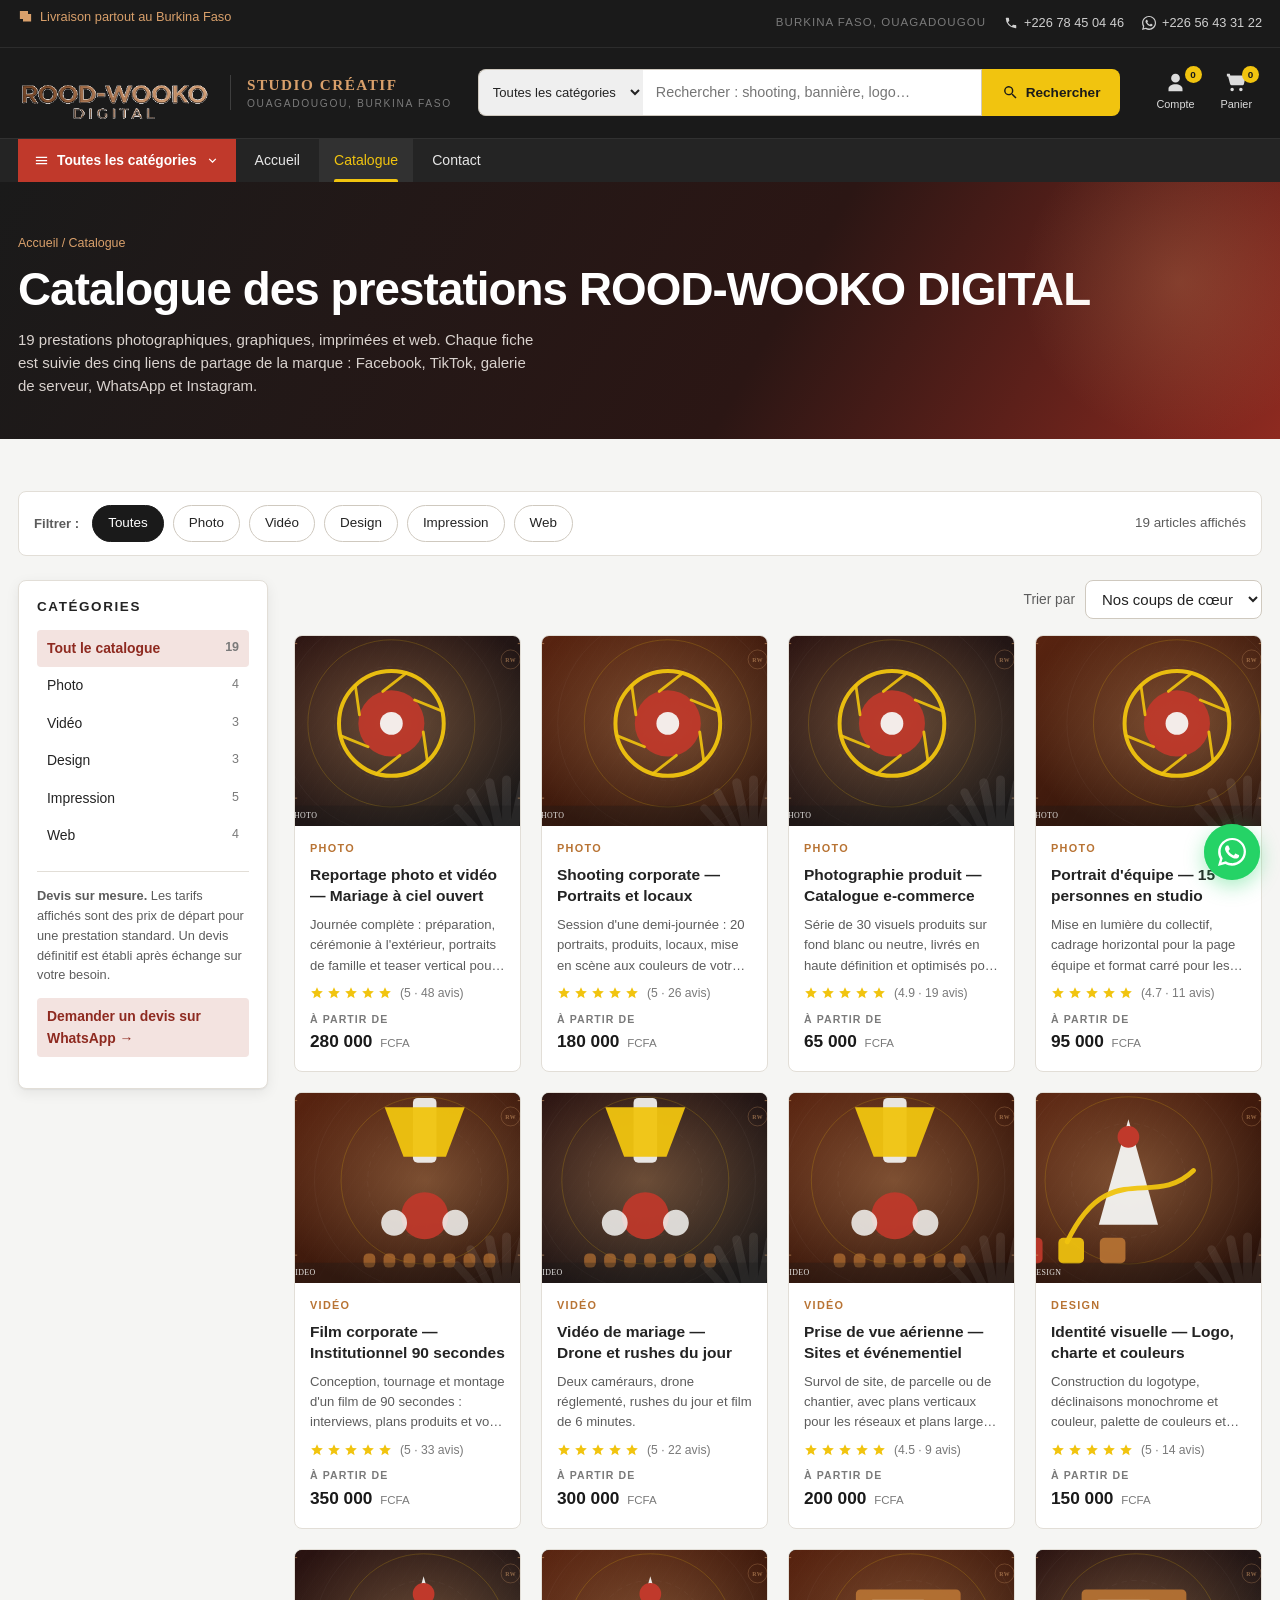
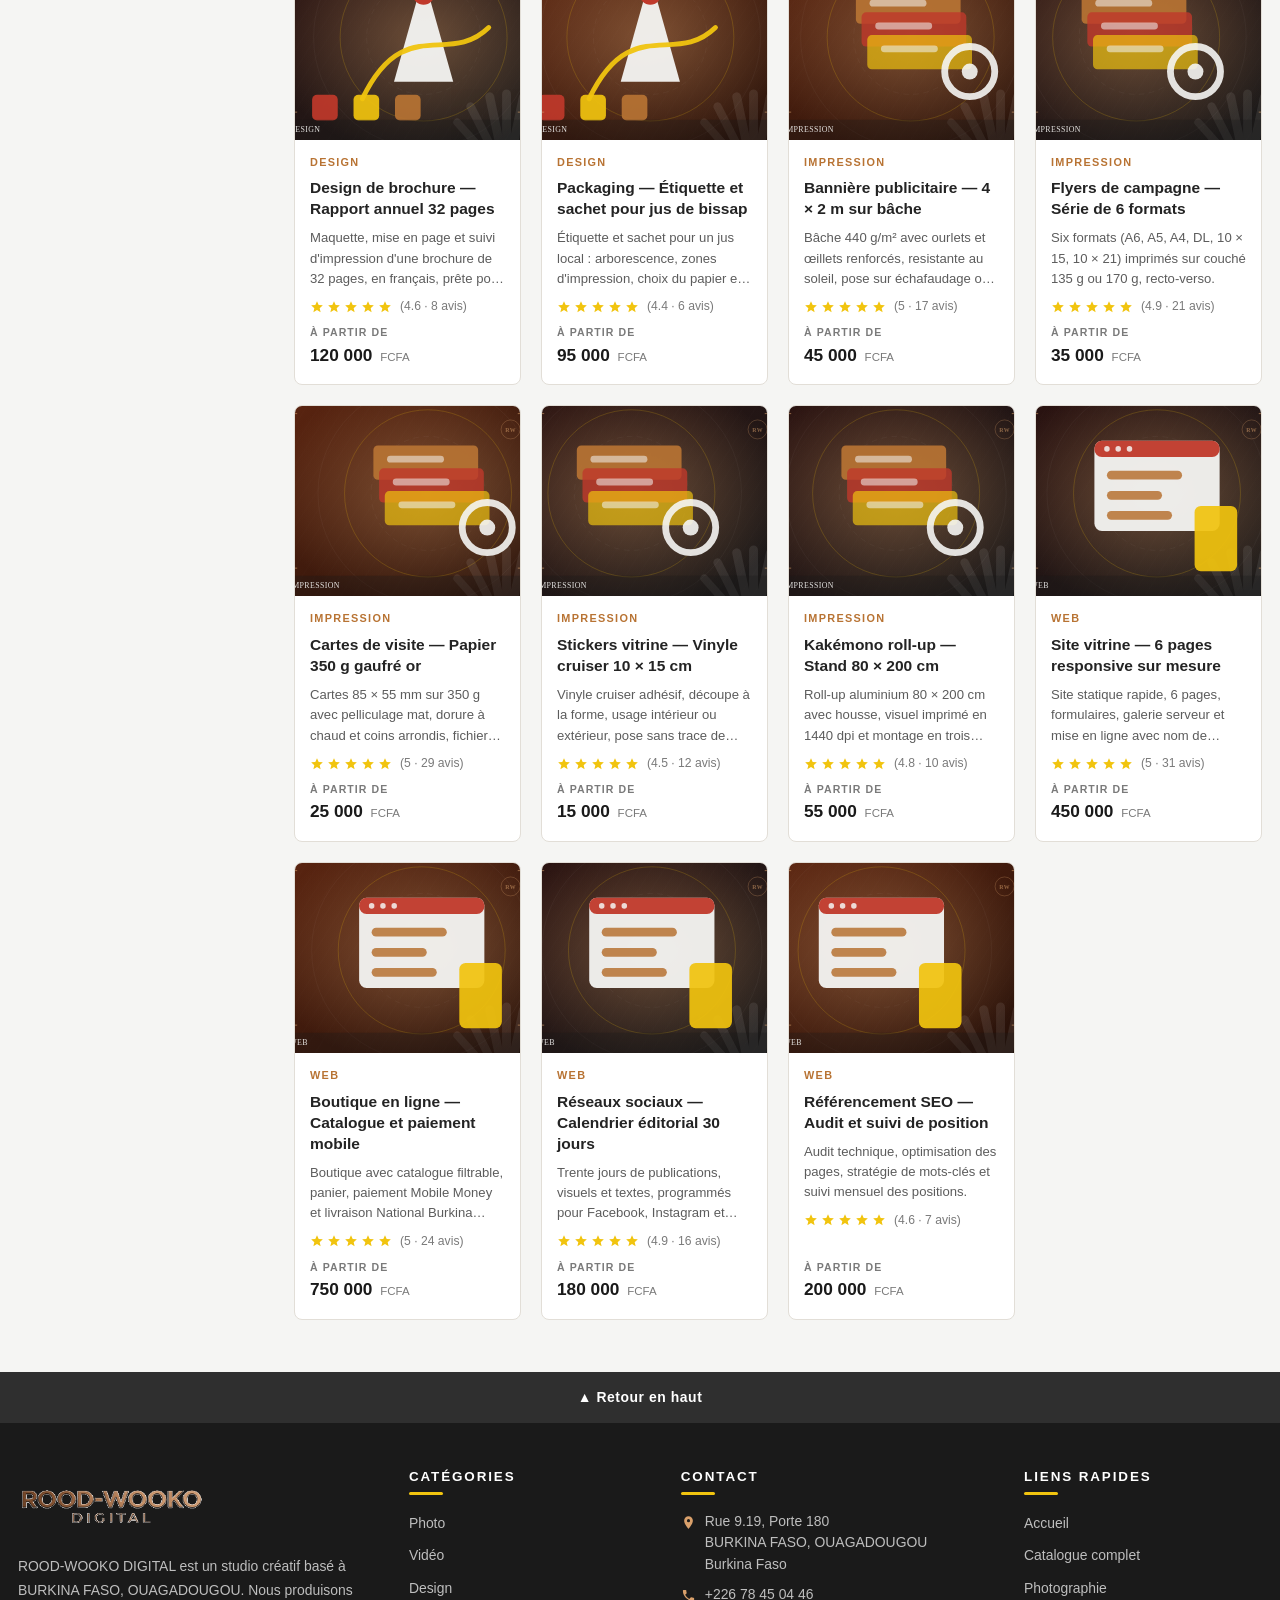
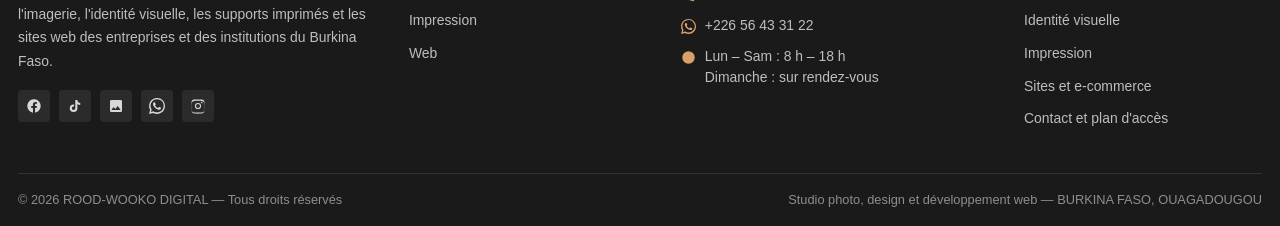
<file: catalogue.html>
<!DOCTYPE html>
<html lang="fr">
<head>
  <meta charset="utf-8">
  <meta name="viewport" content="width=device-width, initial-scale=1">
  <title>Catalogue — ROOD-WOOKO DIGITAL, studio à Ouagadougou</title>
  <meta name="description" content="Catalogue ROOD-WOOKO DIGITAL : photographie, vidéo, identité visuelle, impression et sites web. 19 prestations à partir de 15 000 FCFA. BURKINA FASO, OUAGADOUGOU. Téléphone +226 78 45 04 46, WhatsApp +226 56 43 31 22.">
  <meta name="theme-color" content="#1A1A1A">
  <link rel="icon" href="assets/favicon.svg" type="image/svg+xml">
  <link rel="stylesheet" href="css/style.css">
</head>
<body id="haut">
  <a class="lien-evitement" href="#contenu">Aller au contenu principal</a>

  <header class="entete">
    
  <div class="topbar">
    <div class="topbar-inner">
      <p class="topbar-livraison"><svg viewBox="0 0 24 24" aria-hidden="true" focusable="false"><path fill="currentColor" d="M3 3h13v13H3zM16 8h5v12H8v-5"/></svg><span>Livraison partout au Burkina Faso</span></p>
      <div class="topbar-contact">
        <span class="topbar-lieu">BURKINA FASO, OUAGADOUGOU</span>
        <a href="tel:+22678450446" aria-label="Appeler le +226 78 45 04 46"><svg viewBox="0 0 24 24" aria-hidden="true" focusable="false"><path fill="currentColor" d="M6.6 10.8a15.1 15.1 0 0 0 6.6 6.6l2.2-2.2a1 1 0 0 1 1-.25 11.4 11.4 0 0 0 3.6.58 1 1 0 0 1 1 1V20a1 1 0 0 1-1 1A17 17 0 0 1 3 4a1 1 0 0 1 1-1h3.5a1 1 0 0 1 1 1c0 1.25.2 2.46.57 3.6a1 1 0 0 1-.25 1z"/></svg>+226 78 45 04 46</a>
        <a href="https://wa.me/22656433122" target="_blank" rel="noopener" aria-label="Écrire sur WhatsApp au +226 56 43 31 22"><svg viewBox="0 0 24 24" aria-hidden="true" focusable="false"><path fill="currentColor" d="M17.47 14.38c-.3-.15-1.75-.86-2.02-.96-.27-.1-.47-.15-.67.15-.2.3-.77.96-.94 1.16-.17.2-.35.22-.64.08-.3-.15-1.25-.46-2.38-1.47-.88-.78-1.47-1.75-1.65-2.05-.17-.3-.02-.46.13-.6.13-.13.3-.35.44-.52.15-.17.2-.3.3-.5.1-.2.05-.37-.02-.52-.08-.15-.67-1.6-.92-2.2-.24-.58-.49-.5-.67-.51h-.57c-.2 0-.52.07-.8.37-.27.3-1.04 1.02-1.04 2.48s1.07 2.88 1.22 3.08c.15.2 2.1 3.2 5.08 4.49.71.3 1.26.49 1.69.63.71.22 1.36.19 1.87.12.57-.09 1.75-.72 2-1.41.25-.7.25-1.29.17-1.41-.07-.13-.27-.2-.57-.35zM12.04 21.5h-.01c-1.75 0-3.47-.47-4.98-1.36l-.36-.21-3.7.97.99-3.61-.23-.37a9.86 9.86 0 0 1-1.51-5.26c0-5.45 4.44-9.89 9.9-9.89 2.64 0 5.13 1.03 7 2.9a9.83 9.83 0 0 1 2.89 7c0 5.45-4.44 9.89-9.9 9.89z M20.52 3.45A11.8 11.8 0 0 0 12.04 0C5.46 0 .08 5.38.08 11.96c0 2.1.55 4.16 1.6 5.97L0 24l6.2-1.63a11.9 11.9 0 0 0 5.84 1.48h.01c6.58 0 11.94-5.38 11.94-11.96 0-3.2-1.25-6.2-3.47-8.45z"/></svg>+226 56 43 31 22</a>
      </div>
    </div>
  </div>
    
  <div class="entete-inner">
    <a class="marque" href="index.html" aria-label="ROOD-WOOKO DIGITAL — retour à l'accueil">
      <picture>
        <source media="(prefers-reduced-motion: reduce)" srcset="assets/logo/header-static.png">
        <img class="marque-logo" src="assets/logo/header.gif" width="300" height="89"
             alt="Logo animé ROOD-WOOKO DIGITAL : le logotype cuivré et les têtes de la marque en émergeant" loading="eager">
      </picture>
      <span class="marque-signature" aria-hidden="true">
        <span class="marque-signature-titre">Studio créatif</span>
        <span class="marque-signature-ville">Ouagadougou, Burkina Faso</span>
      </span>
    </a>

    <form class="recherche" id="form-recherche" role="search" action="catalogue.html" method="get">
      <label class="visuellement-cache" for="recherche-categorie">Choisir une catégorie</label>
      <select class="recherche-select" id="recherche-categorie" name="cat">
        <option value="toutes">Toutes les catégories</option>
        <option value="photo">Photo</option><option value="video">Vidéo</option><option value="design">Design</option><option value="impression">Impression</option><option value="web">Web</option>
      </select>
      <label class="visuellement-cache" for="recherche-champ">Rechercher un service ou un support</label>
      <input class="recherche-champ" id="recherche-champ" name="q" type="search"
             placeholder="Rechercher : shooting, bannière, logo…" autocomplete="off">
      <button class="recherche-btn" type="submit" aria-label="Lancer la recherche"><svg viewBox="0 0 24 24" aria-hidden="true" focusable="false"><path fill="currentColor" d="M15.5 14h-.79l-.28-.27a6.5 6.5 0 1 0-.7.7l.27.28v.79l5 4.99L20.49 19l-4.99-5zm-6 0A4.5 4.5 0 1 1 14 9.5 4.5 4.5 0 0 1 9.5 14z"/></svg><span>Rechercher</span></button>
    </form>

    <div class="outils">
      <button class="outil" type="button" aria-label="Mon compte">
        <svg viewBox="0 0 24 24" aria-hidden="true" focusable="false"><path fill="currentColor" d="M12 12a5 5 0 1 0 0-10 5 5 0 0 0 0 10zm0 2c-4.4 0-8 2.2-8 5v3h16v-3c0-2.8-3.6-5-8-5z"/></svg><span>Compte</span>
        <span class="outil-compteur" data-compteur-compte>0</span>
      </button>
      <button class="outil" type="button" aria-label="Panier, aucun article">
        <svg viewBox="0 0 24 24" aria-hidden="true" focusable="false"><path fill="currentColor" d="M7 18a2 2 0 1 0 0 4 2 2 0 0 0 0-4zm10 0a2 2 0 1 0 0 4 2 2 0 0 0 0-4zM1 2h3.3l.6 2h15.8c.9 0 1.6.8 1.5 1.7l-1.7 8.1c-.1.7-.7 1.2-1.4 1.2H6.2c-.7 0-1.3-.5-1.5-1.2L2.4 5H1V2z"/></svg><span>Panier</span>
        <span class="outil-compteur" data-compteur-panier>0</span>
      </button>
      <button class="bouton-menu" id="bouton-menu" type="button"
              aria-label="Ouvrir le menu" aria-expanded="false" aria-controls="ceinture-nav">
        <svg viewBox="0 0 24 24" aria-hidden="true" focusable="false"><path fill="currentColor" d="M3 6h18v2H3V6zm0 5h18v2H3v-2zm0 5h18v2H3v-2z"/></svg>
      </button>
    </div>
  </div>
  </header>

  <nav class="ceinture" id="ceinture-nav" aria-label="Navigation principale">
    
  <div class="ceinture-inner">
    <div class="nav-categories" id="nav-categories" data-ouvert="false">
      <button type="button" aria-expanded="false" aria-controls="menu-categories">
        <svg viewBox="0 0 24 24" aria-hidden="true" focusable="false"><path fill="currentColor" d="M3 6h18v2H3V6zm0 5h18v2H3v-2zm0 5h18v2H3v-2z"/></svg> Toutes les catégories <svg viewBox="0 0 24 24" aria-hidden="true" focusable="false"><path fill="currentColor" d="M7.4 8.6 12 13.2l4.6-4.6L18 10l-6 6-6-6z"/></svg>
      </button>
      <div class="menu-categories" id="menu-categories"><a href="catalogue.html?cat=photo"><span class="puce"></span>Photo<span class="compte"></span></a><a href="catalogue.html?cat=video"><span class="puce"></span>Vidéo<span class="compte"></span></a><a href="catalogue.html?cat=design"><span class="puce"></span>Design<span class="compte"></span></a><a href="catalogue.html?cat=impression"><span class="puce"></span>Impression<span class="compte"></span></a><a href="catalogue.html?cat=web"><span class="puce"></span>Web<span class="compte"></span></a></div>
    </div>
    <a class="nav-lien" data-page="index.html" href="index.html">Accueil</a><a class="nav-lien" data-page="catalogue.html" href="catalogue.html">Catalogue</a><a class="nav-lien" data-page="contact.html" href="contact.html">Contact</a>
    <button class="bouton-menu" type="button" data-fermer-menu aria-label="Fermer le menu"><svg viewBox="0 0 24 24" aria-hidden="true" focusable="false"><path fill="currentColor" d="M18.3 5.7 12 12l6.3 6.3-1.4 1.4L10.6 13.4 4.3 19.7 2.9 18.3 9.2 12 2.9 5.7 4.3 4.3l6.3 6.3 6.3-6.3z"/></svg></button>
  </div>
  </nav>

  <main id="contenu">
    <section class="bandeau-page">
      <div class="conteneur">
        <p class="fil">Accueil / Catalogue</p>
        <h1>Catalogue des prestations ROOD-WOOKO DIGITAL</h1>
        <p>19 prestations photographiques, graphiques, imprimées et web.
           Chaque fiche est suivie des cinq liens de partage de la marque : Facebook,
           TikTok, galerie de serveur, WhatsApp et Instagram.</p>
      </div>
    </section>

    <section class="section">
      <div class="conteneur">
        <div class="filtres" id="filtres">
          <span class="intitule">Filtrer :</span>
          <button class="puce-filtre" type="button" data-filtre="toutes" aria-pressed="true">Toutes</button>
          <button class="puce-filtre" type="button" data-filtre="photo" aria-pressed="false">Photo</button><button class="puce-filtre" type="button" data-filtre="video" aria-pressed="false">Vidéo</button><button class="puce-filtre" type="button" data-filtre="design" aria-pressed="false">Design</button><button class="puce-filtre" type="button" data-filtre="impression" aria-pressed="false">Impression</button><button class="puce-filtre" type="button" data-filtre="web" aria-pressed="false">Web</button>
          <span class="resultats" id="compte-resultats"></span>
        </div>

        <p class="recherche-info" id="recherche-info" data-visible="false"
           style="display:none;background:#FFF7E0;border:1px solid #F1C40F;border-radius:8px;padding:10px 14px;margin-bottom:18px;font-size:.88rem"></p>

        <div class="ligne-catalogue">
          <aside class="aside-catalogue" id="aside-categories" aria-label="Catégories du catalogue">
            <h2>Catégories</h2>
            <a href="#grille-produits" data-filtre="toutes">Tout le catalogue <span class="nombre"></span></a>
            <a href="#grille-produits" data-filtre="photo">Photo <span class="nombre"></span></a><a href="#grille-produits" data-filtre="video">Vidéo <span class="nombre"></span></a><a href="#grille-produits" data-filtre="design">Design <span class="nombre"></span></a><a href="#grille-produits" data-filtre="impression">Impression <span class="nombre"></span></a><a href="#grille-produits" data-filtre="web">Web <span class="nombre"></span></a>
            <div class="note">
              <p><strong>Devis sur mesure.</strong> Les tarifs affichés sont des prix de départ
                 pour une prestation standard. Un devis définitif est établi après échange
                 sur votre besoin.</p>
              <p><a href="https://wa.me/22656433122" target="_blank" rel="noopener">Demander un devis sur WhatsApp →</a></p>
            </div>
          </aside>

          <div>
            <div style="display:flex;justify-content:flex-end;align-items:center;gap:10px;margin-bottom:16px;flex-wrap:wrap">
              <label for="tri-catalogue" style="font-size:.86rem;color:var(--texte-doux)">Trier par</label>
              <select id="tri-catalogue" style="padding:9px 12px;border:1px solid var(--bordure-forte);border-radius:8px;background:#fff">
                <option value="populaire">Nos coups de cœur</option>
                <option value="prix-asc">Prix croissant</option>
                <option value="prix-desc">Prix décroissant</option>
                <option value="nom">Ordre alphabétique</option>
              </select>
            </div>

            <div class="grille-produits" id="grille-produits">
      <article class="carte-produit" data-categorie="photo" data-prix="280000"
               data-nom="Reportage photo et vidéo — Mariage à ciel ouvert" data-mots="mariage photo video reportage couple ceremony" data-description="Journée complète : préparation, cérémonie à l'extérieur, portraits de famille et teaser vertical pour les réseaux."
               data-populaire="95">
        <div class="carte-produit-media">
          <a class="carte-produit-img" href="catalogue.html?cat=photo"
             aria-label="Voir Reportage photo et vidéo — Mariage à ciel ouvert dans le catalogue">
            <img src="assets/img/cat-shooting-mariage-eau.svg" width="800" height="600" loading="lazy"
                 alt="Reportage photo et vidéo — Mariage à ciel ouvert — aperçu du service Reportage photo et vidéo proposé par ROOD-WOOKO DIGITAL">
          </a>
          <div class="socials"><a class="social-bouton" data-reseau="facebook" href="https://www.facebook.com/VOTRE-PAGE-FACEBOOK" target="_blank" rel="noopener" title="Facebook" aria-label="Facebook — ROOD-WOOKO DIGITAL (nouvel onglet)"><svg viewBox="0 0 24 24" aria-hidden="true" focusable="false"><path fill="currentColor" d="M22 12.06C22 6.5 17.52 2 12 2S2 6.5 2 12.06c0 5 3.66 9.15 8.44 9.94v-7.03H7.9v-2.91h2.54V9.85c0-2.52 1.49-3.91 3.77-3.91 1.09 0 2.24.2 2.24.2v2.46h-1.26c-1.24 0-1.63.78-1.63 1.57v1.89h2.78l-.44 2.91h-2.34V22c4.78-.79 8.44-4.94 8.44-9.94z"/></svg></a><a class="social-bouton" data-reseau="tiktok" href="https://www.tiktok.com/@VOTRE-COMPTE-TIKTOK" target="_blank" rel="noopener" title="TikTok" aria-label="TikTok — ROOD-WOOKO DIGITAL (nouvel onglet)"><svg viewBox="0 0 24 24" aria-hidden="true" focusable="false"><path fill="currentColor" d="M16.6 5.82A4.28 4.28 0 0 1 15.54 3h-3.09v12.4a2.59 2.59 0 0 1-2.59 2.5 2.59 2.59 0 0 1 0-5.18c.27 0 .52.04.76.12v-3.2a5.87 5.87 0 0 0-.76-.05A5.72 5.72 0 0 0 4.14 15.3 5.72 5.72 0 0 0 9.86 21a5.72 5.72 0 0 0 5.72-5.72V9.01a7.35 7.35 0 0 0 4.28 1.38V7.3a4.29 4.29 0 0 1-3.26-1.48z"/></svg></a><a class="social-bouton" data-reseau="galerie" href="GALERIE_SERVEUR_URL" target="_blank" rel="noopener" title="Galerie de serveur" aria-label="Galerie de serveur — ROOD-WOOKO DIGITAL (nouvel onglet)"><svg viewBox="0 0 24 24" aria-hidden="true" focusable="false"><path fill="currentColor" d="M21 19V5a2 2 0 0 0-2-2H5a2 2 0 0 0-2 2v14a2 2 0 0 0 2 2h14a2 2 0 0 0 2-2zM8.5 13.5l2.5 3 3.5-4.5 4.5 6H5l3.5-4.5z"/></svg></a><a class="social-bouton" data-reseau="whatsapp" href="https://wa.me/22656433122" target="_blank" rel="noopener" title="WhatsApp" aria-label="WhatsApp — ROOD-WOOKO DIGITAL (nouvel onglet)"><svg viewBox="0 0 24 24" aria-hidden="true" focusable="false"><path fill="currentColor" d="M17.47 14.38c-.3-.15-1.75-.86-2.02-.96-.27-.1-.47-.15-.67.15-.2.3-.77.96-.94 1.16-.17.2-.35.22-.64.08-.3-.15-1.25-.46-2.38-1.47-.88-.78-1.47-1.75-1.65-2.05-.17-.3-.02-.46.13-.6.13-.13.3-.35.44-.52.15-.17.2-.3.3-.5.1-.2.05-.37-.02-.52-.08-.15-.67-1.6-.92-2.2-.24-.58-.49-.5-.67-.51h-.57c-.2 0-.52.07-.8.37-.27.3-1.04 1.02-1.04 2.48s1.07 2.88 1.22 3.08c.15.2 2.1 3.2 5.08 4.49.71.3 1.26.49 1.69.63.71.22 1.36.19 1.87.12.57-.09 1.75-.72 2-1.41.25-.7.25-1.29.17-1.41-.07-.13-.27-.2-.57-.35zM12.04 21.5h-.01c-1.75 0-3.47-.47-4.98-1.36l-.36-.21-3.7.97.99-3.61-.23-.37a9.86 9.86 0 0 1-1.51-5.26c0-5.45 4.44-9.89 9.9-9.89 2.64 0 5.13 1.03 7 2.9a9.83 9.83 0 0 1 2.89 7c0 5.45-4.44 9.89-9.9 9.89z M20.52 3.45A11.8 11.8 0 0 0 12.04 0C5.46 0 .08 5.38.08 11.96c0 2.1.55 4.16 1.6 5.97L0 24l6.2-1.63a11.9 11.9 0 0 0 5.84 1.48h.01c6.58 0 11.94-5.38 11.94-11.96 0-3.2-1.25-6.2-3.47-8.45z"/></svg></a><a class="social-bouton" data-reseau="instagram" href="https://www.instagram.com/VOTRE-COMPTE-INSTAGRAM" target="_blank" rel="noopener" title="Instagram" aria-label="Instagram — ROOD-WOOKO DIGITAL (nouvel onglet)"><svg viewBox="0 0 24 24" aria-hidden="true" focusable="false"><path fill="currentColor" d="M12 2.16c3.2 0 3.58.01 4.85.07 1.17.05 1.8.25 2.23.41.56.22.96.48 1.38.9.42.42.68.82.9 1.38.16.42.36 1.06.41 2.23.06 1.27.07 1.65.07 4.85s-.01 3.58-.07 4.85c-.05 1.17-.25 1.8-.41 2.23-.22.56-.48.96-.9 1.38-.42.42-.82.68-1.38.9-.42.16-1.06.36-2.23.41-1.27.06-1.65.07-4.85.07s-3.58-.01-4.85-.07c-1.17-.05-1.8-.25-2.23-.41-.56-.22-.96-.48-1.38-.9-.42-.42-.68-.82-.9-1.38-.16-.42-.36-1.06-.41-2.23-.06-1.27-.07-1.65-.07-4.85s.01-3.58.07-4.85c.05-1.17.25-1.8.41-2.23.22-.56.48-.96.9-1.38.42-.42.82-.68 1.38-.9.42-.16 1.06-.36 2.23-.41 1.27-.06 1.65-.07 4.85-.07m0 2.12c-3.15 0-3.5.01-4.74.07-1.14.05-1.76.24-2.17.4-.55.21-.94.47-1.35.88-.41.41-.67.8-.88 1.35-.16.41-.35 1.03-.4 2.17-.06 1.24-.07 1.59-.07 4.74s.01 3.5.07 4.74c.05 1.14.24 1.76.4 2.17.21.55.47.94.88 1.35.41.41.8.67 1.35.88.41.16 1.03.35 2.17.4 1.24.06 1.59.07 4.74.07s3.5-.01 4.74-.07c1.14-.05 1.76-.24 2.17-.4.55-.21.94-.47 1.35-.88.41-.41.67-.8.88-1.35.16-.41.35-1.03.4-2.17.06-1.24.07-1.59.07-4.74s-.01-3.5-.07-4.74c-.05-1.14-.24-1.76-.4-2.17a3.6 3.6 0 0 0-.88-1.35 3.6 3.6 0 0 0-1.35-.88c-.41-.16-1.03-.35-2.17-.4-1.24-.06-1.59-.07-4.74-.07zM12 7.38a4.62 4.62 0 1 1 0 9.24 4.62 4.62 0 0 1 0-9.24zm0 7.62a3 3 0 1 0 0-6 3 3 0 0 0 0 6zM18.54 6.78a1.08 1.08 0 1 1-2.15 0 1.08 1.08 0 0 1 2.15 0z"/></svg></a></div>
        </div>
        <div class="carte-produit-corps">
          <span class="carte-produit-cat">Photo</span>
          <h3>Reportage photo et vidéo — Mariage à ciel ouvert</h3>
          <p class="desc">Journée complète : préparation, cérémonie à l'extérieur, portraits de famille et teaser vertical pour les réseaux.</p>
          <div class="etoiles" aria-label="Note : 5 sur 5, 48 avis"><svg viewBox="0 0 24 24" aria-hidden="true" focusable="false"><path fill="currentColor" d="m12 17.3-6.2 3.7 1.6-7L2 9.2l7.1-.6L12 2l2.9 6.6 7.1.6-5.4 4.8 1.6 7z"/></svg><svg viewBox="0 0 24 24" aria-hidden="true" focusable="false"><path fill="currentColor" d="m12 17.3-6.2 3.7 1.6-7L2 9.2l7.1-.6L12 2l2.9 6.6 7.1.6-5.4 4.8 1.6 7z"/></svg><svg viewBox="0 0 24 24" aria-hidden="true" focusable="false"><path fill="currentColor" d="m12 17.3-6.2 3.7 1.6-7L2 9.2l7.1-.6L12 2l2.9 6.6 7.1.6-5.4 4.8 1.6 7z"/></svg><svg viewBox="0 0 24 24" aria-hidden="true" focusable="false"><path fill="currentColor" d="m12 17.3-6.2 3.7 1.6-7L2 9.2l7.1-.6L12 2l2.9 6.6 7.1.6-5.4 4.8 1.6 7z"/></svg><svg viewBox="0 0 24 24" aria-hidden="true" focusable="false"><path fill="currentColor" d="m12 17.3-6.2 3.7 1.6-7L2 9.2l7.1-.6L12 2l2.9 6.6 7.1.6-5.4 4.8 1.6 7z"/></svg><span class="avis">(5 · 48 avis)</span></div>
          <div class="carte-produit-pied">
            <p class="prix"><span class="prix-prefixe">À partir de</span>280 000 <small>FCFA</small></p>
          </div>
        </div>
      </article>
      <article class="carte-produit" data-categorie="photo" data-prix="180000"
               data-nom="Shooting corporate — Portraits et locaux" data-mots="corporate portrait locaux entreprise photo" data-description="Session d'une demi-journée : 20 portraits, produits, locaux, mise en scène aux couleurs de votre marque."
               data-populaire="88">
        <div class="carte-produit-media">
          <a class="carte-produit-img" href="catalogue.html?cat=photo"
             aria-label="Voir Shooting corporate — Portraits et locaux dans le catalogue">
            <img src="assets/img/cat-shooting-corporate.svg" width="800" height="600" loading="lazy"
                 alt="Shooting corporate — Portraits et locaux — aperçu du service Shooting corporate proposé par ROOD-WOOKO DIGITAL">
          </a>
          <div class="socials"><a class="social-bouton" data-reseau="facebook" href="https://www.facebook.com/VOTRE-PAGE-FACEBOOK" target="_blank" rel="noopener" title="Facebook" aria-label="Facebook — ROOD-WOOKO DIGITAL (nouvel onglet)"><svg viewBox="0 0 24 24" aria-hidden="true" focusable="false"><path fill="currentColor" d="M22 12.06C22 6.5 17.52 2 12 2S2 6.5 2 12.06c0 5 3.66 9.15 8.44 9.94v-7.03H7.9v-2.91h2.54V9.85c0-2.52 1.49-3.91 3.77-3.91 1.09 0 2.24.2 2.24.2v2.46h-1.26c-1.24 0-1.63.78-1.63 1.57v1.89h2.78l-.44 2.91h-2.34V22c4.78-.79 8.44-4.94 8.44-9.94z"/></svg></a><a class="social-bouton" data-reseau="tiktok" href="https://www.tiktok.com/@VOTRE-COMPTE-TIKTOK" target="_blank" rel="noopener" title="TikTok" aria-label="TikTok — ROOD-WOOKO DIGITAL (nouvel onglet)"><svg viewBox="0 0 24 24" aria-hidden="true" focusable="false"><path fill="currentColor" d="M16.6 5.82A4.28 4.28 0 0 1 15.54 3h-3.09v12.4a2.59 2.59 0 0 1-2.59 2.5 2.59 2.59 0 0 1 0-5.18c.27 0 .52.04.76.12v-3.2a5.87 5.87 0 0 0-.76-.05A5.72 5.72 0 0 0 4.14 15.3 5.72 5.72 0 0 0 9.86 21a5.72 5.72 0 0 0 5.72-5.72V9.01a7.35 7.35 0 0 0 4.28 1.38V7.3a4.29 4.29 0 0 1-3.26-1.48z"/></svg></a><a class="social-bouton" data-reseau="galerie" href="GALERIE_SERVEUR_URL" target="_blank" rel="noopener" title="Galerie de serveur" aria-label="Galerie de serveur — ROOD-WOOKO DIGITAL (nouvel onglet)"><svg viewBox="0 0 24 24" aria-hidden="true" focusable="false"><path fill="currentColor" d="M21 19V5a2 2 0 0 0-2-2H5a2 2 0 0 0-2 2v14a2 2 0 0 0 2 2h14a2 2 0 0 0 2-2zM8.5 13.5l2.5 3 3.5-4.5 4.5 6H5l3.5-4.5z"/></svg></a><a class="social-bouton" data-reseau="whatsapp" href="https://wa.me/22656433122" target="_blank" rel="noopener" title="WhatsApp" aria-label="WhatsApp — ROOD-WOOKO DIGITAL (nouvel onglet)"><svg viewBox="0 0 24 24" aria-hidden="true" focusable="false"><path fill="currentColor" d="M17.47 14.38c-.3-.15-1.75-.86-2.02-.96-.27-.1-.47-.15-.67.15-.2.3-.77.96-.94 1.16-.17.2-.35.22-.64.08-.3-.15-1.25-.46-2.38-1.47-.88-.78-1.47-1.75-1.65-2.05-.17-.3-.02-.46.13-.6.13-.13.3-.35.44-.52.15-.17.2-.3.3-.5.1-.2.05-.37-.02-.52-.08-.15-.67-1.6-.92-2.2-.24-.58-.49-.5-.67-.51h-.57c-.2 0-.52.07-.8.37-.27.3-1.04 1.02-1.04 2.48s1.07 2.88 1.22 3.08c.15.2 2.1 3.2 5.08 4.49.71.3 1.26.49 1.69.63.71.22 1.36.19 1.87.12.57-.09 1.75-.72 2-1.41.25-.7.25-1.29.17-1.41-.07-.13-.27-.2-.57-.35zM12.04 21.5h-.01c-1.75 0-3.47-.47-4.98-1.36l-.36-.21-3.7.97.99-3.61-.23-.37a9.86 9.86 0 0 1-1.51-5.26c0-5.45 4.44-9.89 9.9-9.89 2.64 0 5.13 1.03 7 2.9a9.83 9.83 0 0 1 2.89 7c0 5.45-4.44 9.89-9.9 9.89z M20.52 3.45A11.8 11.8 0 0 0 12.04 0C5.46 0 .08 5.38.08 11.96c0 2.1.55 4.16 1.6 5.97L0 24l6.2-1.63a11.9 11.9 0 0 0 5.84 1.48h.01c6.58 0 11.94-5.38 11.94-11.96 0-3.2-1.25-6.2-3.47-8.45z"/></svg></a><a class="social-bouton" data-reseau="instagram" href="https://www.instagram.com/VOTRE-COMPTE-INSTAGRAM" target="_blank" rel="noopener" title="Instagram" aria-label="Instagram — ROOD-WOOKO DIGITAL (nouvel onglet)"><svg viewBox="0 0 24 24" aria-hidden="true" focusable="false"><path fill="currentColor" d="M12 2.16c3.2 0 3.58.01 4.85.07 1.17.05 1.8.25 2.23.41.56.22.96.48 1.38.9.42.42.68.82.9 1.38.16.42.36 1.06.41 2.23.06 1.27.07 1.65.07 4.85s-.01 3.58-.07 4.85c-.05 1.17-.25 1.8-.41 2.23-.22.56-.48.96-.9 1.38-.42.42-.82.68-1.38.9-.42.16-1.06.36-2.23.41-1.27.06-1.65.07-4.85.07s-3.58-.01-4.85-.07c-1.17-.05-1.8-.25-2.23-.41-.56-.22-.96-.48-1.38-.9-.42-.42-.68-.82-.9-1.38-.16-.42-.36-1.06-.41-2.23-.06-1.27-.07-1.65-.07-4.85s.01-3.58.07-4.85c.05-1.17.25-1.8.41-2.23.22-.56.48-.96.9-1.38.42-.42.82-.68 1.38-.9.42-.16 1.06-.36 2.23-.41 1.27-.06 1.65-.07 4.85-.07m0 2.12c-3.15 0-3.5.01-4.74.07-1.14.05-1.76.24-2.17.4-.55.21-.94.47-1.35.88-.41.41-.67.8-.88 1.35-.16.41-.35 1.03-.4 2.17-.06 1.24-.07 1.59-.07 4.74s.01 3.5.07 4.74c.05 1.14.24 1.76.4 2.17.21.55.47.94.88 1.35.41.41.8.67 1.35.88.41.16 1.03.35 2.17.4 1.24.06 1.59.07 4.74.07s3.5-.01 4.74-.07c1.14-.05 1.76-.24 2.17-.4.55-.21.94-.47 1.35-.88.41-.41.67-.8.88-1.35.16-.41.35-1.03.4-2.17.06-1.24.07-1.59.07-4.74s-.01-3.5-.07-4.74c-.05-1.14-.24-1.76-.4-2.17a3.6 3.6 0 0 0-.88-1.35 3.6 3.6 0 0 0-1.35-.88c-.41-.16-1.03-.35-2.17-.4-1.24-.06-1.59-.07-4.74-.07zM12 7.38a4.62 4.62 0 1 1 0 9.24 4.62 4.62 0 0 1 0-9.24zm0 7.62a3 3 0 1 0 0-6 3 3 0 0 0 0 6zM18.54 6.78a1.08 1.08 0 1 1-2.15 0 1.08 1.08 0 0 1 2.15 0z"/></svg></a></div>
        </div>
        <div class="carte-produit-corps">
          <span class="carte-produit-cat">Photo</span>
          <h3>Shooting corporate — Portraits et locaux</h3>
          <p class="desc">Session d'une demi-journée : 20 portraits, produits, locaux, mise en scène aux couleurs de votre marque.</p>
          <div class="etoiles" aria-label="Note : 5 sur 5, 26 avis"><svg viewBox="0 0 24 24" aria-hidden="true" focusable="false"><path fill="currentColor" d="m12 17.3-6.2 3.7 1.6-7L2 9.2l7.1-.6L12 2l2.9 6.6 7.1.6-5.4 4.8 1.6 7z"/></svg><svg viewBox="0 0 24 24" aria-hidden="true" focusable="false"><path fill="currentColor" d="m12 17.3-6.2 3.7 1.6-7L2 9.2l7.1-.6L12 2l2.9 6.6 7.1.6-5.4 4.8 1.6 7z"/></svg><svg viewBox="0 0 24 24" aria-hidden="true" focusable="false"><path fill="currentColor" d="m12 17.3-6.2 3.7 1.6-7L2 9.2l7.1-.6L12 2l2.9 6.6 7.1.6-5.4 4.8 1.6 7z"/></svg><svg viewBox="0 0 24 24" aria-hidden="true" focusable="false"><path fill="currentColor" d="m12 17.3-6.2 3.7 1.6-7L2 9.2l7.1-.6L12 2l2.9 6.6 7.1.6-5.4 4.8 1.6 7z"/></svg><svg viewBox="0 0 24 24" aria-hidden="true" focusable="false"><path fill="currentColor" d="m12 17.3-6.2 3.7 1.6-7L2 9.2l7.1-.6L12 2l2.9 6.6 7.1.6-5.4 4.8 1.6 7z"/></svg><span class="avis">(5 · 26 avis)</span></div>
          <div class="carte-produit-pied">
            <p class="prix"><span class="prix-prefixe">À partir de</span>180 000 <small>FCFA</small></p>
          </div>
        </div>
      </article>
      <article class="carte-produit" data-categorie="photo" data-prix="65000"
               data-nom="Photographie produit — Catalogue e-commerce" data-mots="produit e-commerce catalogue photo fond blanc" data-description="Série de 30 visuels produits sur fond blanc ou neutre, livrés en haute définition et optimisés pour la boutique."
               data-populaire="72">
        <div class="carte-produit-media">
          <a class="carte-produit-img" href="catalogue.html?cat=photo"
             aria-label="Voir Photographie produit — Catalogue e-commerce dans le catalogue">
            <img src="assets/img/cat-shooting-produits.svg" width="800" height="600" loading="lazy"
                 alt="Photographie produit — Catalogue e-commerce — aperçu du service Photographie produit proposé par ROOD-WOOKO DIGITAL">
          </a>
          <div class="socials"><a class="social-bouton" data-reseau="facebook" href="https://www.facebook.com/VOTRE-PAGE-FACEBOOK" target="_blank" rel="noopener" title="Facebook" aria-label="Facebook — ROOD-WOOKO DIGITAL (nouvel onglet)"><svg viewBox="0 0 24 24" aria-hidden="true" focusable="false"><path fill="currentColor" d="M22 12.06C22 6.5 17.52 2 12 2S2 6.5 2 12.06c0 5 3.66 9.15 8.44 9.94v-7.03H7.9v-2.91h2.54V9.85c0-2.52 1.49-3.91 3.77-3.91 1.09 0 2.24.2 2.24.2v2.46h-1.26c-1.24 0-1.63.78-1.63 1.57v1.89h2.78l-.44 2.91h-2.34V22c4.78-.79 8.44-4.94 8.44-9.94z"/></svg></a><a class="social-bouton" data-reseau="tiktok" href="https://www.tiktok.com/@VOTRE-COMPTE-TIKTOK" target="_blank" rel="noopener" title="TikTok" aria-label="TikTok — ROOD-WOOKO DIGITAL (nouvel onglet)"><svg viewBox="0 0 24 24" aria-hidden="true" focusable="false"><path fill="currentColor" d="M16.6 5.82A4.28 4.28 0 0 1 15.54 3h-3.09v12.4a2.59 2.59 0 0 1-2.59 2.5 2.59 2.59 0 0 1 0-5.18c.27 0 .52.04.76.12v-3.2a5.87 5.87 0 0 0-.76-.05A5.72 5.72 0 0 0 4.14 15.3 5.72 5.72 0 0 0 9.86 21a5.72 5.72 0 0 0 5.72-5.72V9.01a7.35 7.35 0 0 0 4.28 1.38V7.3a4.29 4.29 0 0 1-3.26-1.48z"/></svg></a><a class="social-bouton" data-reseau="galerie" href="GALERIE_SERVEUR_URL" target="_blank" rel="noopener" title="Galerie de serveur" aria-label="Galerie de serveur — ROOD-WOOKO DIGITAL (nouvel onglet)"><svg viewBox="0 0 24 24" aria-hidden="true" focusable="false"><path fill="currentColor" d="M21 19V5a2 2 0 0 0-2-2H5a2 2 0 0 0-2 2v14a2 2 0 0 0 2 2h14a2 2 0 0 0 2-2zM8.5 13.5l2.5 3 3.5-4.5 4.5 6H5l3.5-4.5z"/></svg></a><a class="social-bouton" data-reseau="whatsapp" href="https://wa.me/22656433122" target="_blank" rel="noopener" title="WhatsApp" aria-label="WhatsApp — ROOD-WOOKO DIGITAL (nouvel onglet)"><svg viewBox="0 0 24 24" aria-hidden="true" focusable="false"><path fill="currentColor" d="M17.47 14.38c-.3-.15-1.75-.86-2.02-.96-.27-.1-.47-.15-.67.15-.2.3-.77.96-.94 1.16-.17.2-.35.22-.64.08-.3-.15-1.25-.46-2.38-1.47-.88-.78-1.47-1.75-1.65-2.05-.17-.3-.02-.46.13-.6.13-.13.3-.35.44-.52.15-.17.2-.3.3-.5.1-.2.05-.37-.02-.52-.08-.15-.67-1.6-.92-2.2-.24-.58-.49-.5-.67-.51h-.57c-.2 0-.52.07-.8.37-.27.3-1.04 1.02-1.04 2.48s1.07 2.88 1.22 3.08c.15.2 2.1 3.2 5.08 4.49.71.3 1.26.49 1.69.63.71.22 1.36.19 1.87.12.57-.09 1.75-.72 2-1.41.25-.7.25-1.29.17-1.41-.07-.13-.27-.2-.57-.35zM12.04 21.5h-.01c-1.75 0-3.47-.47-4.98-1.36l-.36-.21-3.7.97.99-3.61-.23-.37a9.86 9.86 0 0 1-1.51-5.26c0-5.45 4.44-9.89 9.9-9.89 2.64 0 5.13 1.03 7 2.9a9.83 9.83 0 0 1 2.89 7c0 5.45-4.44 9.89-9.9 9.89z M20.52 3.45A11.8 11.8 0 0 0 12.04 0C5.46 0 .08 5.38.08 11.96c0 2.1.55 4.16 1.6 5.97L0 24l6.2-1.63a11.9 11.9 0 0 0 5.84 1.48h.01c6.58 0 11.94-5.38 11.94-11.96 0-3.2-1.25-6.2-3.47-8.45z"/></svg></a><a class="social-bouton" data-reseau="instagram" href="https://www.instagram.com/VOTRE-COMPTE-INSTAGRAM" target="_blank" rel="noopener" title="Instagram" aria-label="Instagram — ROOD-WOOKO DIGITAL (nouvel onglet)"><svg viewBox="0 0 24 24" aria-hidden="true" focusable="false"><path fill="currentColor" d="M12 2.16c3.2 0 3.58.01 4.85.07 1.17.05 1.8.25 2.23.41.56.22.96.48 1.38.9.42.42.68.82.9 1.38.16.42.36 1.06.41 2.23.06 1.27.07 1.65.07 4.85s-.01 3.58-.07 4.85c-.05 1.17-.25 1.8-.41 2.23-.22.56-.48.96-.9 1.38-.42.42-.82.68-1.38.9-.42.16-1.06.36-2.23.41-1.27.06-1.65.07-4.85.07s-3.58-.01-4.85-.07c-1.17-.05-1.8-.25-2.23-.41-.56-.22-.96-.48-1.38-.9-.42-.42-.68-.82-.9-1.38-.16-.42-.36-1.06-.41-2.23-.06-1.27-.07-1.65-.07-4.85s.01-3.58.07-4.85c.05-1.17.25-1.8.41-2.23.22-.56.48-.96.9-1.38.42-.42.82-.68 1.38-.9.42-.16 1.06-.36 2.23-.41 1.27-.06 1.65-.07 4.85-.07m0 2.12c-3.15 0-3.5.01-4.74.07-1.14.05-1.76.24-2.17.4-.55.21-.94.47-1.35.88-.41.41-.67.8-.88 1.35-.16.41-.35 1.03-.4 2.17-.06 1.24-.07 1.59-.07 4.74s.01 3.5.07 4.74c.05 1.14.24 1.76.4 2.17.21.55.47.94.88 1.35.41.41.8.67 1.35.88.41.16 1.03.35 2.17.4 1.24.06 1.59.07 4.74.07s3.5-.01 4.74-.07c1.14-.05 1.76-.24 2.17-.4.55-.21.94-.47 1.35-.88.41-.41.67-.8.88-1.35.16-.41.35-1.03.4-2.17.06-1.24.07-1.59.07-4.74s-.01-3.5-.07-4.74c-.05-1.14-.24-1.76-.4-2.17a3.6 3.6 0 0 0-.88-1.35 3.6 3.6 0 0 0-1.35-.88c-.41-.16-1.03-.35-2.17-.4-1.24-.06-1.59-.07-4.74-.07zM12 7.38a4.62 4.62 0 1 1 0 9.24 4.62 4.62 0 0 1 0-9.24zm0 7.62a3 3 0 1 0 0-6 3 3 0 0 0 0 6zM18.54 6.78a1.08 1.08 0 1 1-2.15 0 1.08 1.08 0 0 1 2.15 0z"/></svg></a></div>
        </div>
        <div class="carte-produit-corps">
          <span class="carte-produit-cat">Photo</span>
          <h3>Photographie produit — Catalogue e-commerce</h3>
          <p class="desc">Série de 30 visuels produits sur fond blanc ou neutre, livrés en haute définition et optimisés pour la boutique.</p>
          <div class="etoiles" aria-label="Note : 4.9 sur 5, 19 avis"><svg viewBox="0 0 24 24" aria-hidden="true" focusable="false"><path fill="currentColor" d="m12 17.3-6.2 3.7 1.6-7L2 9.2l7.1-.6L12 2l2.9 6.6 7.1.6-5.4 4.8 1.6 7z"/></svg><svg viewBox="0 0 24 24" aria-hidden="true" focusable="false"><path fill="currentColor" d="m12 17.3-6.2 3.7 1.6-7L2 9.2l7.1-.6L12 2l2.9 6.6 7.1.6-5.4 4.8 1.6 7z"/></svg><svg viewBox="0 0 24 24" aria-hidden="true" focusable="false"><path fill="currentColor" d="m12 17.3-6.2 3.7 1.6-7L2 9.2l7.1-.6L12 2l2.9 6.6 7.1.6-5.4 4.8 1.6 7z"/></svg><svg viewBox="0 0 24 24" aria-hidden="true" focusable="false"><path fill="currentColor" d="m12 17.3-6.2 3.7 1.6-7L2 9.2l7.1-.6L12 2l2.9 6.6 7.1.6-5.4 4.8 1.6 7z"/></svg><svg viewBox="0 0 24 24" aria-hidden="true" focusable="false"><path fill="currentColor" d="m12 17.3-6.2 3.7 1.6-7L2 9.2l7.1-.6L12 2l2.9 6.6 7.1.6-5.4 4.8 1.6 7z"/></svg><span class="avis">(4.9 · 19 avis)</span></div>
          <div class="carte-produit-pied">
            <p class="prix"><span class="prix-prefixe">À partir de</span>65 000 <small>FCFA</small></p>
          </div>
        </div>
      </article>
      <article class="carte-produit" data-categorie="photo" data-prix="95000"
               data-nom="Portrait d'équipe — 15 personnes en studio" data-mots="equipe portrait studio groupe entreprise" data-description="Mise en lumière du collectif, cadrage horizontal pour la page équipe et format carré pour les réseaux sociaux."
               data-populaire="61">
        <div class="carte-produit-media">
          <a class="carte-produit-img" href="catalogue.html?cat=photo"
             aria-label="Voir Portrait d'équipe — 15 personnes en studio dans le catalogue">
            <img src="assets/img/cat-shooting-portrait-equipe.svg" width="800" height="600" loading="lazy"
                 alt="Portrait d'équipe — 15 personnes en studio — aperçu du service Portrait d'équipe proposé par ROOD-WOOKO DIGITAL">
          </a>
          <div class="socials"><a class="social-bouton" data-reseau="facebook" href="https://www.facebook.com/VOTRE-PAGE-FACEBOOK" target="_blank" rel="noopener" title="Facebook" aria-label="Facebook — ROOD-WOOKO DIGITAL (nouvel onglet)"><svg viewBox="0 0 24 24" aria-hidden="true" focusable="false"><path fill="currentColor" d="M22 12.06C22 6.5 17.52 2 12 2S2 6.5 2 12.06c0 5 3.66 9.15 8.44 9.94v-7.03H7.9v-2.91h2.54V9.85c0-2.52 1.49-3.91 3.77-3.91 1.09 0 2.24.2 2.24.2v2.46h-1.26c-1.24 0-1.63.78-1.63 1.57v1.89h2.78l-.44 2.91h-2.34V22c4.78-.79 8.44-4.94 8.44-9.94z"/></svg></a><a class="social-bouton" data-reseau="tiktok" href="https://www.tiktok.com/@VOTRE-COMPTE-TIKTOK" target="_blank" rel="noopener" title="TikTok" aria-label="TikTok — ROOD-WOOKO DIGITAL (nouvel onglet)"><svg viewBox="0 0 24 24" aria-hidden="true" focusable="false"><path fill="currentColor" d="M16.6 5.82A4.28 4.28 0 0 1 15.54 3h-3.09v12.4a2.59 2.59 0 0 1-2.59 2.5 2.59 2.59 0 0 1 0-5.18c.27 0 .52.04.76.12v-3.2a5.87 5.87 0 0 0-.76-.05A5.72 5.72 0 0 0 4.14 15.3 5.72 5.72 0 0 0 9.86 21a5.72 5.72 0 0 0 5.72-5.72V9.01a7.35 7.35 0 0 0 4.28 1.38V7.3a4.29 4.29 0 0 1-3.26-1.48z"/></svg></a><a class="social-bouton" data-reseau="galerie" href="GALERIE_SERVEUR_URL" target="_blank" rel="noopener" title="Galerie de serveur" aria-label="Galerie de serveur — ROOD-WOOKO DIGITAL (nouvel onglet)"><svg viewBox="0 0 24 24" aria-hidden="true" focusable="false"><path fill="currentColor" d="M21 19V5a2 2 0 0 0-2-2H5a2 2 0 0 0-2 2v14a2 2 0 0 0 2 2h14a2 2 0 0 0 2-2zM8.5 13.5l2.5 3 3.5-4.5 4.5 6H5l3.5-4.5z"/></svg></a><a class="social-bouton" data-reseau="whatsapp" href="https://wa.me/22656433122" target="_blank" rel="noopener" title="WhatsApp" aria-label="WhatsApp — ROOD-WOOKO DIGITAL (nouvel onglet)"><svg viewBox="0 0 24 24" aria-hidden="true" focusable="false"><path fill="currentColor" d="M17.47 14.38c-.3-.15-1.75-.86-2.02-.96-.27-.1-.47-.15-.67.15-.2.3-.77.96-.94 1.16-.17.2-.35.22-.64.08-.3-.15-1.25-.46-2.38-1.47-.88-.78-1.47-1.75-1.65-2.05-.17-.3-.02-.46.13-.6.13-.13.3-.35.44-.52.15-.17.2-.3.3-.5.1-.2.05-.37-.02-.52-.08-.15-.67-1.6-.92-2.2-.24-.58-.49-.5-.67-.51h-.57c-.2 0-.52.07-.8.37-.27.3-1.04 1.02-1.04 2.48s1.07 2.88 1.22 3.08c.15.2 2.1 3.2 5.08 4.49.71.3 1.26.49 1.69.63.71.22 1.36.19 1.87.12.57-.09 1.75-.72 2-1.41.25-.7.25-1.29.17-1.41-.07-.13-.27-.2-.57-.35zM12.04 21.5h-.01c-1.75 0-3.47-.47-4.98-1.36l-.36-.21-3.7.97.99-3.61-.23-.37a9.86 9.86 0 0 1-1.51-5.26c0-5.45 4.44-9.89 9.9-9.89 2.64 0 5.13 1.03 7 2.9a9.83 9.83 0 0 1 2.89 7c0 5.45-4.44 9.89-9.9 9.89z M20.52 3.45A11.8 11.8 0 0 0 12.04 0C5.46 0 .08 5.38.08 11.96c0 2.1.55 4.16 1.6 5.97L0 24l6.2-1.63a11.9 11.9 0 0 0 5.84 1.48h.01c6.58 0 11.94-5.38 11.94-11.96 0-3.2-1.25-6.2-3.47-8.45z"/></svg></a><a class="social-bouton" data-reseau="instagram" href="https://www.instagram.com/VOTRE-COMPTE-INSTAGRAM" target="_blank" rel="noopener" title="Instagram" aria-label="Instagram — ROOD-WOOKO DIGITAL (nouvel onglet)"><svg viewBox="0 0 24 24" aria-hidden="true" focusable="false"><path fill="currentColor" d="M12 2.16c3.2 0 3.58.01 4.85.07 1.17.05 1.8.25 2.23.41.56.22.96.48 1.38.9.42.42.68.82.9 1.38.16.42.36 1.06.41 2.23.06 1.27.07 1.65.07 4.85s-.01 3.58-.07 4.85c-.05 1.17-.25 1.8-.41 2.23-.22.56-.48.96-.9 1.38-.42.42-.82.68-1.38.9-.42.16-1.06.36-2.23.41-1.27.06-1.65.07-4.85.07s-3.58-.01-4.85-.07c-1.17-.05-1.8-.25-2.23-.41-.56-.22-.96-.48-1.38-.9-.42-.42-.68-.82-.9-1.38-.16-.42-.36-1.06-.41-2.23-.06-1.27-.07-1.65-.07-4.85s.01-3.58.07-4.85c.05-1.17.25-1.8.41-2.23.22-.56.48-.96.9-1.38.42-.42.82-.68 1.38-.9.42-.16 1.06-.36 2.23-.41 1.27-.06 1.65-.07 4.85-.07m0 2.12c-3.15 0-3.5.01-4.74.07-1.14.05-1.76.24-2.17.4-.55.21-.94.47-1.35.88-.41.41-.67.8-.88 1.35-.16.41-.35 1.03-.4 2.17-.06 1.24-.07 1.59-.07 4.74s.01 3.5.07 4.74c.05 1.14.24 1.76.4 2.17.21.55.47.94.88 1.35.41.41.8.67 1.35.88.41.16 1.03.35 2.17.4 1.24.06 1.59.07 4.74.07s3.5-.01 4.74-.07c1.14-.05 1.76-.24 2.17-.4.55-.21.94-.47 1.35-.88.41-.41.67-.8.88-1.35.16-.41.35-1.03.4-2.17.06-1.24.07-1.59.07-4.74s-.01-3.5-.07-4.74c-.05-1.14-.24-1.76-.4-2.17a3.6 3.6 0 0 0-.88-1.35 3.6 3.6 0 0 0-1.35-.88c-.41-.16-1.03-.35-2.17-.4-1.24-.06-1.59-.07-4.74-.07zM12 7.38a4.62 4.62 0 1 1 0 9.24 4.62 4.62 0 0 1 0-9.24zm0 7.62a3 3 0 1 0 0-6 3 3 0 0 0 0 6zM18.54 6.78a1.08 1.08 0 1 1-2.15 0 1.08 1.08 0 0 1 2.15 0z"/></svg></a></div>
        </div>
        <div class="carte-produit-corps">
          <span class="carte-produit-cat">Photo</span>
          <h3>Portrait d'équipe — 15 personnes en studio</h3>
          <p class="desc">Mise en lumière du collectif, cadrage horizontal pour la page équipe et format carré pour les réseaux sociaux.</p>
          <div class="etoiles" aria-label="Note : 4.7 sur 5, 11 avis"><svg viewBox="0 0 24 24" aria-hidden="true" focusable="false"><path fill="currentColor" d="m12 17.3-6.2 3.7 1.6-7L2 9.2l7.1-.6L12 2l2.9 6.6 7.1.6-5.4 4.8 1.6 7z"/></svg><svg viewBox="0 0 24 24" aria-hidden="true" focusable="false"><path fill="currentColor" d="m12 17.3-6.2 3.7 1.6-7L2 9.2l7.1-.6L12 2l2.9 6.6 7.1.6-5.4 4.8 1.6 7z"/></svg><svg viewBox="0 0 24 24" aria-hidden="true" focusable="false"><path fill="currentColor" d="m12 17.3-6.2 3.7 1.6-7L2 9.2l7.1-.6L12 2l2.9 6.6 7.1.6-5.4 4.8 1.6 7z"/></svg><svg viewBox="0 0 24 24" aria-hidden="true" focusable="false"><path fill="currentColor" d="m12 17.3-6.2 3.7 1.6-7L2 9.2l7.1-.6L12 2l2.9 6.6 7.1.6-5.4 4.8 1.6 7z"/></svg><svg viewBox="0 0 24 24" aria-hidden="true" focusable="false"><path fill="currentColor" d="m12 17.3-6.2 3.7 1.6-7L2 9.2l7.1-.6L12 2l2.9 6.6 7.1.6-5.4 4.8 1.6 7z"/></svg><span class="avis">(4.7 · 11 avis)</span></div>
          <div class="carte-produit-pied">
            <p class="prix"><span class="prix-prefixe">À partir de</span>95 000 <small>FCFA</small></p>
          </div>
        </div>
      </article>
      <article class="carte-produit" data-categorie="video" data-prix="350000"
               data-nom="Film corporate — Institutionnel 90 secondes" data-mots="video film corporate institutionnel montage" data-description="Conception, tournage et montage d'un film de 90 secondes : interviews, plans produits et voix off."
               data-populaire="90">
        <div class="carte-produit-media">
          <a class="carte-produit-img" href="catalogue.html?cat=video"
             aria-label="Voir Film corporate — Institutionnel 90 secondes dans le catalogue">
            <img src="assets/img/cat-video-corporate.svg" width="800" height="600" loading="lazy"
                 alt="Film corporate — Institutionnel 90 secondes — aperçu du service Film corporate proposé par ROOD-WOOKO DIGITAL">
          </a>
          <div class="socials"><a class="social-bouton" data-reseau="facebook" href="https://www.facebook.com/VOTRE-PAGE-FACEBOOK" target="_blank" rel="noopener" title="Facebook" aria-label="Facebook — ROOD-WOOKO DIGITAL (nouvel onglet)"><svg viewBox="0 0 24 24" aria-hidden="true" focusable="false"><path fill="currentColor" d="M22 12.06C22 6.5 17.52 2 12 2S2 6.5 2 12.06c0 5 3.66 9.15 8.44 9.94v-7.03H7.9v-2.91h2.54V9.85c0-2.52 1.49-3.91 3.77-3.91 1.09 0 2.24.2 2.24.2v2.46h-1.26c-1.24 0-1.63.78-1.63 1.57v1.89h2.78l-.44 2.91h-2.34V22c4.78-.79 8.44-4.94 8.44-9.94z"/></svg></a><a class="social-bouton" data-reseau="tiktok" href="https://www.tiktok.com/@VOTRE-COMPTE-TIKTOK" target="_blank" rel="noopener" title="TikTok" aria-label="TikTok — ROOD-WOOKO DIGITAL (nouvel onglet)"><svg viewBox="0 0 24 24" aria-hidden="true" focusable="false"><path fill="currentColor" d="M16.6 5.82A4.28 4.28 0 0 1 15.54 3h-3.09v12.4a2.59 2.59 0 0 1-2.59 2.5 2.59 2.59 0 0 1 0-5.18c.27 0 .52.04.76.12v-3.2a5.87 5.87 0 0 0-.76-.05A5.72 5.72 0 0 0 4.14 15.3 5.72 5.72 0 0 0 9.86 21a5.72 5.72 0 0 0 5.72-5.72V9.01a7.35 7.35 0 0 0 4.28 1.38V7.3a4.29 4.29 0 0 1-3.26-1.48z"/></svg></a><a class="social-bouton" data-reseau="galerie" href="GALERIE_SERVEUR_URL" target="_blank" rel="noopener" title="Galerie de serveur" aria-label="Galerie de serveur — ROOD-WOOKO DIGITAL (nouvel onglet)"><svg viewBox="0 0 24 24" aria-hidden="true" focusable="false"><path fill="currentColor" d="M21 19V5a2 2 0 0 0-2-2H5a2 2 0 0 0-2 2v14a2 2 0 0 0 2 2h14a2 2 0 0 0 2-2zM8.5 13.5l2.5 3 3.5-4.5 4.5 6H5l3.5-4.5z"/></svg></a><a class="social-bouton" data-reseau="whatsapp" href="https://wa.me/22656433122" target="_blank" rel="noopener" title="WhatsApp" aria-label="WhatsApp — ROOD-WOOKO DIGITAL (nouvel onglet)"><svg viewBox="0 0 24 24" aria-hidden="true" focusable="false"><path fill="currentColor" d="M17.47 14.38c-.3-.15-1.75-.86-2.02-.96-.27-.1-.47-.15-.67.15-.2.3-.77.96-.94 1.16-.17.2-.35.22-.64.08-.3-.15-1.25-.46-2.38-1.47-.88-.78-1.47-1.75-1.65-2.05-.17-.3-.02-.46.13-.6.13-.13.3-.35.44-.52.15-.17.2-.3.3-.5.1-.2.05-.37-.02-.52-.08-.15-.67-1.6-.92-2.2-.24-.58-.49-.5-.67-.51h-.57c-.2 0-.52.07-.8.37-.27.3-1.04 1.02-1.04 2.48s1.07 2.88 1.22 3.08c.15.2 2.1 3.2 5.08 4.49.71.3 1.26.49 1.69.63.71.22 1.36.19 1.87.12.57-.09 1.75-.72 2-1.41.25-.7.25-1.29.17-1.41-.07-.13-.27-.2-.57-.35zM12.04 21.5h-.01c-1.75 0-3.47-.47-4.98-1.36l-.36-.21-3.7.97.99-3.61-.23-.37a9.86 9.86 0 0 1-1.51-5.26c0-5.45 4.44-9.89 9.9-9.89 2.64 0 5.13 1.03 7 2.9a9.83 9.83 0 0 1 2.89 7c0 5.45-4.44 9.89-9.9 9.89z M20.52 3.45A11.8 11.8 0 0 0 12.04 0C5.46 0 .08 5.38.08 11.96c0 2.1.55 4.16 1.6 5.97L0 24l6.2-1.63a11.9 11.9 0 0 0 5.84 1.48h.01c6.58 0 11.94-5.38 11.94-11.96 0-3.2-1.25-6.2-3.47-8.45z"/></svg></a><a class="social-bouton" data-reseau="instagram" href="https://www.instagram.com/VOTRE-COMPTE-INSTAGRAM" target="_blank" rel="noopener" title="Instagram" aria-label="Instagram — ROOD-WOOKO DIGITAL (nouvel onglet)"><svg viewBox="0 0 24 24" aria-hidden="true" focusable="false"><path fill="currentColor" d="M12 2.16c3.2 0 3.58.01 4.85.07 1.17.05 1.8.25 2.23.41.56.22.96.48 1.38.9.42.42.68.82.9 1.38.16.42.36 1.06.41 2.23.06 1.27.07 1.65.07 4.85s-.01 3.58-.07 4.85c-.05 1.17-.25 1.8-.41 2.23-.22.56-.48.96-.9 1.38-.42.42-.82.68-1.38.9-.42.16-1.06.36-2.23.41-1.27.06-1.65.07-4.85.07s-3.58-.01-4.85-.07c-1.17-.05-1.8-.25-2.23-.41-.56-.22-.96-.48-1.38-.9-.42-.42-.68-.82-.9-1.38-.16-.42-.36-1.06-.41-2.23-.06-1.27-.07-1.65-.07-4.85s.01-3.58.07-4.85c.05-1.17.25-1.8.41-2.23.22-.56.48-.96.9-1.38.42-.42.82-.68 1.38-.9.42-.16 1.06-.36 2.23-.41 1.27-.06 1.65-.07 4.85-.07m0 2.12c-3.15 0-3.5.01-4.74.07-1.14.05-1.76.24-2.17.4-.55.21-.94.47-1.35.88-.41.41-.67.8-.88 1.35-.16.41-.35 1.03-.4 2.17-.06 1.24-.07 1.59-.07 4.74s.01 3.5.07 4.74c.05 1.14.24 1.76.4 2.17.21.55.47.94.88 1.35.41.41.8.67 1.35.88.41.16 1.03.35 2.17.4 1.24.06 1.59.07 4.74.07s3.5-.01 4.74-.07c1.14-.05 1.76-.24 2.17-.4.55-.21.94-.47 1.35-.88.41-.41.67-.8.88-1.35.16-.41.35-1.03.4-2.17.06-1.24.07-1.59.07-4.74s-.01-3.5-.07-4.74c-.05-1.14-.24-1.76-.4-2.17a3.6 3.6 0 0 0-.88-1.35 3.6 3.6 0 0 0-1.35-.88c-.41-.16-1.03-.35-2.17-.4-1.24-.06-1.59-.07-4.74-.07zM12 7.38a4.62 4.62 0 1 1 0 9.24 4.62 4.62 0 0 1 0-9.24zm0 7.62a3 3 0 1 0 0-6 3 3 0 0 0 0 6zM18.54 6.78a1.08 1.08 0 1 1-2.15 0 1.08 1.08 0 0 1 2.15 0z"/></svg></a></div>
        </div>
        <div class="carte-produit-corps">
          <span class="carte-produit-cat">Vidéo</span>
          <h3>Film corporate — Institutionnel 90 secondes</h3>
          <p class="desc">Conception, tournage et montage d'un film de 90 secondes : interviews, plans produits et voix off.</p>
          <div class="etoiles" aria-label="Note : 5 sur 5, 33 avis"><svg viewBox="0 0 24 24" aria-hidden="true" focusable="false"><path fill="currentColor" d="m12 17.3-6.2 3.7 1.6-7L2 9.2l7.1-.6L12 2l2.9 6.6 7.1.6-5.4 4.8 1.6 7z"/></svg><svg viewBox="0 0 24 24" aria-hidden="true" focusable="false"><path fill="currentColor" d="m12 17.3-6.2 3.7 1.6-7L2 9.2l7.1-.6L12 2l2.9 6.6 7.1.6-5.4 4.8 1.6 7z"/></svg><svg viewBox="0 0 24 24" aria-hidden="true" focusable="false"><path fill="currentColor" d="m12 17.3-6.2 3.7 1.6-7L2 9.2l7.1-.6L12 2l2.9 6.6 7.1.6-5.4 4.8 1.6 7z"/></svg><svg viewBox="0 0 24 24" aria-hidden="true" focusable="false"><path fill="currentColor" d="m12 17.3-6.2 3.7 1.6-7L2 9.2l7.1-.6L12 2l2.9 6.6 7.1.6-5.4 4.8 1.6 7z"/></svg><svg viewBox="0 0 24 24" aria-hidden="true" focusable="false"><path fill="currentColor" d="m12 17.3-6.2 3.7 1.6-7L2 9.2l7.1-.6L12 2l2.9 6.6 7.1.6-5.4 4.8 1.6 7z"/></svg><span class="avis">(5 · 33 avis)</span></div>
          <div class="carte-produit-pied">
            <p class="prix"><span class="prix-prefixe">À partir de</span>350 000 <small>FCFA</small></p>
          </div>
        </div>
      </article>
      <article class="carte-produit" data-categorie="video" data-prix="300000"
               data-nom="Vidéo de mariage — Drone et rushes du jour" data-mots="video mariage drone rush film" data-description="Deux caméraurs, drone réglementé, rushes du jour et film de 6 minutes."
               data-populaire="84">
        <div class="carte-produit-media">
          <a class="carte-produit-img" href="catalogue.html?cat=video"
             aria-label="Voir Vidéo de mariage — Drone et rushes du jour dans le catalogue">
            <img src="assets/img/cat-video-mariage.svg" width="800" height="600" loading="lazy"
                 alt="Vidéo de mariage — Drone et rushes du jour — aperçu du service Vidéo de mariage proposé par ROOD-WOOKO DIGITAL">
          </a>
          <div class="socials"><a class="social-bouton" data-reseau="facebook" href="https://www.facebook.com/VOTRE-PAGE-FACEBOOK" target="_blank" rel="noopener" title="Facebook" aria-label="Facebook — ROOD-WOOKO DIGITAL (nouvel onglet)"><svg viewBox="0 0 24 24" aria-hidden="true" focusable="false"><path fill="currentColor" d="M22 12.06C22 6.5 17.52 2 12 2S2 6.5 2 12.06c0 5 3.66 9.15 8.44 9.94v-7.03H7.9v-2.91h2.54V9.85c0-2.52 1.49-3.91 3.77-3.91 1.09 0 2.24.2 2.24.2v2.46h-1.26c-1.24 0-1.63.78-1.63 1.57v1.89h2.78l-.44 2.91h-2.34V22c4.78-.79 8.44-4.94 8.44-9.94z"/></svg></a><a class="social-bouton" data-reseau="tiktok" href="https://www.tiktok.com/@VOTRE-COMPTE-TIKTOK" target="_blank" rel="noopener" title="TikTok" aria-label="TikTok — ROOD-WOOKO DIGITAL (nouvel onglet)"><svg viewBox="0 0 24 24" aria-hidden="true" focusable="false"><path fill="currentColor" d="M16.6 5.82A4.28 4.28 0 0 1 15.54 3h-3.09v12.4a2.59 2.59 0 0 1-2.59 2.5 2.59 2.59 0 0 1 0-5.18c.27 0 .52.04.76.12v-3.2a5.87 5.87 0 0 0-.76-.05A5.72 5.72 0 0 0 4.14 15.3 5.72 5.72 0 0 0 9.86 21a5.72 5.72 0 0 0 5.72-5.72V9.01a7.35 7.35 0 0 0 4.28 1.38V7.3a4.29 4.29 0 0 1-3.26-1.48z"/></svg></a><a class="social-bouton" data-reseau="galerie" href="GALERIE_SERVEUR_URL" target="_blank" rel="noopener" title="Galerie de serveur" aria-label="Galerie de serveur — ROOD-WOOKO DIGITAL (nouvel onglet)"><svg viewBox="0 0 24 24" aria-hidden="true" focusable="false"><path fill="currentColor" d="M21 19V5a2 2 0 0 0-2-2H5a2 2 0 0 0-2 2v14a2 2 0 0 0 2 2h14a2 2 0 0 0 2-2zM8.5 13.5l2.5 3 3.5-4.5 4.5 6H5l3.5-4.5z"/></svg></a><a class="social-bouton" data-reseau="whatsapp" href="https://wa.me/22656433122" target="_blank" rel="noopener" title="WhatsApp" aria-label="WhatsApp — ROOD-WOOKO DIGITAL (nouvel onglet)"><svg viewBox="0 0 24 24" aria-hidden="true" focusable="false"><path fill="currentColor" d="M17.47 14.38c-.3-.15-1.75-.86-2.02-.96-.27-.1-.47-.15-.67.15-.2.3-.77.96-.94 1.16-.17.2-.35.22-.64.08-.3-.15-1.25-.46-2.38-1.47-.88-.78-1.47-1.75-1.65-2.05-.17-.3-.02-.46.13-.6.13-.13.3-.35.44-.52.15-.17.2-.3.3-.5.1-.2.05-.37-.02-.52-.08-.15-.67-1.6-.92-2.2-.24-.58-.49-.5-.67-.51h-.57c-.2 0-.52.07-.8.37-.27.3-1.04 1.02-1.04 2.48s1.07 2.88 1.22 3.08c.15.2 2.1 3.2 5.08 4.49.71.3 1.26.49 1.69.63.71.22 1.36.19 1.87.12.57-.09 1.75-.72 2-1.41.25-.7.25-1.29.17-1.41-.07-.13-.27-.2-.57-.35zM12.04 21.5h-.01c-1.75 0-3.47-.47-4.98-1.36l-.36-.21-3.7.97.99-3.61-.23-.37a9.86 9.86 0 0 1-1.51-5.26c0-5.45 4.44-9.89 9.9-9.89 2.64 0 5.13 1.03 7 2.9a9.83 9.83 0 0 1 2.89 7c0 5.45-4.44 9.89-9.9 9.89z M20.52 3.45A11.8 11.8 0 0 0 12.04 0C5.46 0 .08 5.38.08 11.96c0 2.1.55 4.16 1.6 5.97L0 24l6.2-1.63a11.9 11.9 0 0 0 5.84 1.48h.01c6.58 0 11.94-5.38 11.94-11.96 0-3.2-1.25-6.2-3.47-8.45z"/></svg></a><a class="social-bouton" data-reseau="instagram" href="https://www.instagram.com/VOTRE-COMPTE-INSTAGRAM" target="_blank" rel="noopener" title="Instagram" aria-label="Instagram — ROOD-WOOKO DIGITAL (nouvel onglet)"><svg viewBox="0 0 24 24" aria-hidden="true" focusable="false"><path fill="currentColor" d="M12 2.16c3.2 0 3.58.01 4.85.07 1.17.05 1.8.25 2.23.41.56.22.96.48 1.38.9.42.42.68.82.9 1.38.16.42.36 1.06.41 2.23.06 1.27.07 1.65.07 4.85s-.01 3.58-.07 4.85c-.05 1.17-.25 1.8-.41 2.23-.22.56-.48.96-.9 1.38-.42.42-.82.68-1.38.9-.42.16-1.06.36-2.23.41-1.27.06-1.65.07-4.85.07s-3.58-.01-4.85-.07c-1.17-.05-1.8-.25-2.23-.41-.56-.22-.96-.48-1.38-.9-.42-.42-.68-.82-.9-1.38-.16-.42-.36-1.06-.41-2.23-.06-1.27-.07-1.65-.07-4.85s.01-3.58.07-4.85c.05-1.17.25-1.8.41-2.23.22-.56.48-.96.9-1.38.42-.42.82-.68 1.38-.9.42-.16 1.06-.36 2.23-.41 1.27-.06 1.65-.07 4.85-.07m0 2.12c-3.15 0-3.5.01-4.74.07-1.14.05-1.76.24-2.17.4-.55.21-.94.47-1.35.88-.41.41-.67.8-.88 1.35-.16.41-.35 1.03-.4 2.17-.06 1.24-.07 1.59-.07 4.74s.01 3.5.07 4.74c.05 1.14.24 1.76.4 2.17.21.55.47.94.88 1.35.41.41.8.67 1.35.88.41.16 1.03.35 2.17.4 1.24.06 1.59.07 4.74.07s3.5-.01 4.74-.07c1.14-.05 1.76-.24 2.17-.4.55-.21.94-.47 1.35-.88.41-.41.67-.8.88-1.35.16-.41.35-1.03.4-2.17.06-1.24.07-1.59.07-4.74s-.01-3.5-.07-4.74c-.05-1.14-.24-1.76-.4-2.17a3.6 3.6 0 0 0-.88-1.35 3.6 3.6 0 0 0-1.35-.88c-.41-.16-1.03-.35-2.17-.4-1.24-.06-1.59-.07-4.74-.07zM12 7.38a4.62 4.62 0 1 1 0 9.24 4.62 4.62 0 0 1 0-9.24zm0 7.62a3 3 0 1 0 0-6 3 3 0 0 0 0 6zM18.54 6.78a1.08 1.08 0 1 1-2.15 0 1.08 1.08 0 0 1 2.15 0z"/></svg></a></div>
        </div>
        <div class="carte-produit-corps">
          <span class="carte-produit-cat">Vidéo</span>
          <h3>Vidéo de mariage — Drone et rushes du jour</h3>
          <p class="desc">Deux caméraurs, drone réglementé, rushes du jour et film de 6 minutes.</p>
          <div class="etoiles" aria-label="Note : 5 sur 5, 22 avis"><svg viewBox="0 0 24 24" aria-hidden="true" focusable="false"><path fill="currentColor" d="m12 17.3-6.2 3.7 1.6-7L2 9.2l7.1-.6L12 2l2.9 6.6 7.1.6-5.4 4.8 1.6 7z"/></svg><svg viewBox="0 0 24 24" aria-hidden="true" focusable="false"><path fill="currentColor" d="m12 17.3-6.2 3.7 1.6-7L2 9.2l7.1-.6L12 2l2.9 6.6 7.1.6-5.4 4.8 1.6 7z"/></svg><svg viewBox="0 0 24 24" aria-hidden="true" focusable="false"><path fill="currentColor" d="m12 17.3-6.2 3.7 1.6-7L2 9.2l7.1-.6L12 2l2.9 6.6 7.1.6-5.4 4.8 1.6 7z"/></svg><svg viewBox="0 0 24 24" aria-hidden="true" focusable="false"><path fill="currentColor" d="m12 17.3-6.2 3.7 1.6-7L2 9.2l7.1-.6L12 2l2.9 6.6 7.1.6-5.4 4.8 1.6 7z"/></svg><svg viewBox="0 0 24 24" aria-hidden="true" focusable="false"><path fill="currentColor" d="m12 17.3-6.2 3.7 1.6-7L2 9.2l7.1-.6L12 2l2.9 6.6 7.1.6-5.4 4.8 1.6 7z"/></svg><span class="avis">(5 · 22 avis)</span></div>
          <div class="carte-produit-pied">
            <p class="prix"><span class="prix-prefixe">À partir de</span>300 000 <small>FCFA</small></p>
          </div>
        </div>
      </article>
      <article class="carte-produit" data-categorie="video" data-prix="200000"
               data-nom="Prise de vue aérienne — Sites et événementiel" data-mots="drone aerien site parcelle immobilier video" data-description="Survol de site, de parcelle ou de chantier, avec plans verticaux pour les réseaux et plans larges pour la vidéo."
               data-populaire="54">
        <div class="carte-produit-media">
          <a class="carte-produit-img" href="catalogue.html?cat=video"
             aria-label="Voir Prise de vue aérienne — Sites et événementiel dans le catalogue">
            <img src="assets/img/cat-video-drone.svg" width="800" height="600" loading="lazy"
                 alt="Prise de vue aérienne — Sites et événementiel — aperçu du service Prise de vue aérienne proposé par ROOD-WOOKO DIGITAL">
          </a>
          <div class="socials"><a class="social-bouton" data-reseau="facebook" href="https://www.facebook.com/VOTRE-PAGE-FACEBOOK" target="_blank" rel="noopener" title="Facebook" aria-label="Facebook — ROOD-WOOKO DIGITAL (nouvel onglet)"><svg viewBox="0 0 24 24" aria-hidden="true" focusable="false"><path fill="currentColor" d="M22 12.06C22 6.5 17.52 2 12 2S2 6.5 2 12.06c0 5 3.66 9.15 8.44 9.94v-7.03H7.9v-2.91h2.54V9.85c0-2.52 1.49-3.91 3.77-3.91 1.09 0 2.24.2 2.24.2v2.46h-1.26c-1.24 0-1.63.78-1.63 1.57v1.89h2.78l-.44 2.91h-2.34V22c4.78-.79 8.44-4.94 8.44-9.94z"/></svg></a><a class="social-bouton" data-reseau="tiktok" href="https://www.tiktok.com/@VOTRE-COMPTE-TIKTOK" target="_blank" rel="noopener" title="TikTok" aria-label="TikTok — ROOD-WOOKO DIGITAL (nouvel onglet)"><svg viewBox="0 0 24 24" aria-hidden="true" focusable="false"><path fill="currentColor" d="M16.6 5.82A4.28 4.28 0 0 1 15.54 3h-3.09v12.4a2.59 2.59 0 0 1-2.59 2.5 2.59 2.59 0 0 1 0-5.18c.27 0 .52.04.76.12v-3.2a5.87 5.87 0 0 0-.76-.05A5.72 5.72 0 0 0 4.14 15.3 5.72 5.72 0 0 0 9.86 21a5.72 5.72 0 0 0 5.72-5.72V9.01a7.35 7.35 0 0 0 4.28 1.38V7.3a4.29 4.29 0 0 1-3.26-1.48z"/></svg></a><a class="social-bouton" data-reseau="galerie" href="GALERIE_SERVEUR_URL" target="_blank" rel="noopener" title="Galerie de serveur" aria-label="Galerie de serveur — ROOD-WOOKO DIGITAL (nouvel onglet)"><svg viewBox="0 0 24 24" aria-hidden="true" focusable="false"><path fill="currentColor" d="M21 19V5a2 2 0 0 0-2-2H5a2 2 0 0 0-2 2v14a2 2 0 0 0 2 2h14a2 2 0 0 0 2-2zM8.5 13.5l2.5 3 3.5-4.5 4.5 6H5l3.5-4.5z"/></svg></a><a class="social-bouton" data-reseau="whatsapp" href="https://wa.me/22656433122" target="_blank" rel="noopener" title="WhatsApp" aria-label="WhatsApp — ROOD-WOOKO DIGITAL (nouvel onglet)"><svg viewBox="0 0 24 24" aria-hidden="true" focusable="false"><path fill="currentColor" d="M17.47 14.38c-.3-.15-1.75-.86-2.02-.96-.27-.1-.47-.15-.67.15-.2.3-.77.96-.94 1.16-.17.2-.35.22-.64.08-.3-.15-1.25-.46-2.38-1.47-.88-.78-1.47-1.75-1.65-2.05-.17-.3-.02-.46.13-.6.13-.13.3-.35.44-.52.15-.17.2-.3.3-.5.1-.2.05-.37-.02-.52-.08-.15-.67-1.6-.92-2.2-.24-.58-.49-.5-.67-.51h-.57c-.2 0-.52.07-.8.37-.27.3-1.04 1.02-1.04 2.48s1.07 2.88 1.22 3.08c.15.2 2.1 3.2 5.08 4.49.71.3 1.26.49 1.69.63.71.22 1.36.19 1.87.12.57-.09 1.75-.72 2-1.41.25-.7.25-1.29.17-1.41-.07-.13-.27-.2-.57-.35zM12.04 21.5h-.01c-1.75 0-3.47-.47-4.98-1.36l-.36-.21-3.7.97.99-3.61-.23-.37a9.86 9.86 0 0 1-1.51-5.26c0-5.45 4.44-9.89 9.9-9.89 2.64 0 5.13 1.03 7 2.9a9.83 9.83 0 0 1 2.89 7c0 5.45-4.44 9.89-9.9 9.89z M20.52 3.45A11.8 11.8 0 0 0 12.04 0C5.46 0 .08 5.38.08 11.96c0 2.1.55 4.16 1.6 5.97L0 24l6.2-1.63a11.9 11.9 0 0 0 5.84 1.48h.01c6.58 0 11.94-5.38 11.94-11.96 0-3.2-1.25-6.2-3.47-8.45z"/></svg></a><a class="social-bouton" data-reseau="instagram" href="https://www.instagram.com/VOTRE-COMPTE-INSTAGRAM" target="_blank" rel="noopener" title="Instagram" aria-label="Instagram — ROOD-WOOKO DIGITAL (nouvel onglet)"><svg viewBox="0 0 24 24" aria-hidden="true" focusable="false"><path fill="currentColor" d="M12 2.16c3.2 0 3.58.01 4.85.07 1.17.05 1.8.25 2.23.41.56.22.96.48 1.38.9.42.42.68.82.9 1.38.16.42.36 1.06.41 2.23.06 1.27.07 1.65.07 4.85s-.01 3.58-.07 4.85c-.05 1.17-.25 1.8-.41 2.23-.22.56-.48.96-.9 1.38-.42.42-.82.68-1.38.9-.42.16-1.06.36-2.23.41-1.27.06-1.65.07-4.85.07s-3.58-.01-4.85-.07c-1.17-.05-1.8-.25-2.23-.41-.56-.22-.96-.48-1.38-.9-.42-.42-.68-.82-.9-1.38-.16-.42-.36-1.06-.41-2.23-.06-1.27-.07-1.65-.07-4.85s.01-3.58.07-4.85c.05-1.17.25-1.8.41-2.23.22-.56.48-.96.9-1.38.42-.42.82-.68 1.38-.9.42-.16 1.06-.36 2.23-.41 1.27-.06 1.65-.07 4.85-.07m0 2.12c-3.15 0-3.5.01-4.74.07-1.14.05-1.76.24-2.17.4-.55.21-.94.47-1.35.88-.41.41-.67.8-.88 1.35-.16.41-.35 1.03-.4 2.17-.06 1.24-.07 1.59-.07 4.74s.01 3.5.07 4.74c.05 1.14.24 1.76.4 2.17.21.55.47.94.88 1.35.41.41.8.67 1.35.88.41.16 1.03.35 2.17.4 1.24.06 1.59.07 4.74.07s3.5-.01 4.74-.07c1.14-.05 1.76-.24 2.17-.4.55-.21.94-.47 1.35-.88.41-.41.67-.8.88-1.35.16-.41.35-1.03.4-2.17.06-1.24.07-1.59.07-4.74s-.01-3.5-.07-4.74c-.05-1.14-.24-1.76-.4-2.17a3.6 3.6 0 0 0-.88-1.35 3.6 3.6 0 0 0-1.35-.88c-.41-.16-1.03-.35-2.17-.4-1.24-.06-1.59-.07-4.74-.07zM12 7.38a4.62 4.62 0 1 1 0 9.24 4.62 4.62 0 0 1 0-9.24zm0 7.62a3 3 0 1 0 0-6 3 3 0 0 0 0 6zM18.54 6.78a1.08 1.08 0 1 1-2.15 0 1.08 1.08 0 0 1 2.15 0z"/></svg></a></div>
        </div>
        <div class="carte-produit-corps">
          <span class="carte-produit-cat">Vidéo</span>
          <h3>Prise de vue aérienne — Sites et événementiel</h3>
          <p class="desc">Survol de site, de parcelle ou de chantier, avec plans verticaux pour les réseaux et plans larges pour la vidéo.</p>
          <div class="etoiles" aria-label="Note : 4.5 sur 5, 9 avis"><svg viewBox="0 0 24 24" aria-hidden="true" focusable="false"><path fill="currentColor" d="m12 17.3-6.2 3.7 1.6-7L2 9.2l7.1-.6L12 2l2.9 6.6 7.1.6-5.4 4.8 1.6 7z"/></svg><svg viewBox="0 0 24 24" aria-hidden="true" focusable="false"><path fill="currentColor" d="m12 17.3-6.2 3.7 1.6-7L2 9.2l7.1-.6L12 2l2.9 6.6 7.1.6-5.4 4.8 1.6 7z"/></svg><svg viewBox="0 0 24 24" aria-hidden="true" focusable="false"><path fill="currentColor" d="m12 17.3-6.2 3.7 1.6-7L2 9.2l7.1-.6L12 2l2.9 6.6 7.1.6-5.4 4.8 1.6 7z"/></svg><svg viewBox="0 0 24 24" aria-hidden="true" focusable="false"><path fill="currentColor" d="m12 17.3-6.2 3.7 1.6-7L2 9.2l7.1-.6L12 2l2.9 6.6 7.1.6-5.4 4.8 1.6 7z"/></svg><svg viewBox="0 0 24 24" aria-hidden="true" focusable="false"><path fill="currentColor" d="m12 17.3-6.2 3.7 1.6-7L2 9.2l7.1-.6L12 2l2.9 6.6 7.1.6-5.4 4.8 1.6 7z"/></svg><span class="avis">(4.5 · 9 avis)</span></div>
          <div class="carte-produit-pied">
            <p class="prix"><span class="prix-prefixe">À partir de</span>200 000 <small>FCFA</small></p>
          </div>
        </div>
      </article>
      <article class="carte-produit" data-categorie="design" data-prix="150000"
               data-nom="Identité visuelle — Logo, charte et couleurs" data-mots="logo identite charte graphique design couleur" data-description="Construction du logotype, déclinaisons monochrome et couleur, palette de couleurs et mini charte graphique de 6 pages."
               data-populaire="92">
        <div class="carte-produit-media">
          <a class="carte-produit-img" href="catalogue.html?cat=design"
             aria-label="Voir Identité visuelle — Logo, charte et couleurs dans le catalogue">
            <img src="assets/img/cat-identite-visuelle.svg" width="800" height="600" loading="lazy"
                 alt="Identité visuelle — Logo, charte et couleurs — aperçu du service Identité visuelle proposé par ROOD-WOOKO DIGITAL">
          </a>
          <div class="socials"><a class="social-bouton" data-reseau="facebook" href="https://www.facebook.com/VOTRE-PAGE-FACEBOOK" target="_blank" rel="noopener" title="Facebook" aria-label="Facebook — ROOD-WOOKO DIGITAL (nouvel onglet)"><svg viewBox="0 0 24 24" aria-hidden="true" focusable="false"><path fill="currentColor" d="M22 12.06C22 6.5 17.52 2 12 2S2 6.5 2 12.06c0 5 3.66 9.15 8.44 9.94v-7.03H7.9v-2.91h2.54V9.85c0-2.52 1.49-3.91 3.77-3.91 1.09 0 2.24.2 2.24.2v2.46h-1.26c-1.24 0-1.63.78-1.63 1.57v1.89h2.78l-.44 2.91h-2.34V22c4.78-.79 8.44-4.94 8.44-9.94z"/></svg></a><a class="social-bouton" data-reseau="tiktok" href="https://www.tiktok.com/@VOTRE-COMPTE-TIKTOK" target="_blank" rel="noopener" title="TikTok" aria-label="TikTok — ROOD-WOOKO DIGITAL (nouvel onglet)"><svg viewBox="0 0 24 24" aria-hidden="true" focusable="false"><path fill="currentColor" d="M16.6 5.82A4.28 4.28 0 0 1 15.54 3h-3.09v12.4a2.59 2.59 0 0 1-2.59 2.5 2.59 2.59 0 0 1 0-5.18c.27 0 .52.04.76.12v-3.2a5.87 5.87 0 0 0-.76-.05A5.72 5.72 0 0 0 4.14 15.3 5.72 5.72 0 0 0 9.86 21a5.72 5.72 0 0 0 5.72-5.72V9.01a7.35 7.35 0 0 0 4.28 1.38V7.3a4.29 4.29 0 0 1-3.26-1.48z"/></svg></a><a class="social-bouton" data-reseau="galerie" href="GALERIE_SERVEUR_URL" target="_blank" rel="noopener" title="Galerie de serveur" aria-label="Galerie de serveur — ROOD-WOOKO DIGITAL (nouvel onglet)"><svg viewBox="0 0 24 24" aria-hidden="true" focusable="false"><path fill="currentColor" d="M21 19V5a2 2 0 0 0-2-2H5a2 2 0 0 0-2 2v14a2 2 0 0 0 2 2h14a2 2 0 0 0 2-2zM8.5 13.5l2.5 3 3.5-4.5 4.5 6H5l3.5-4.5z"/></svg></a><a class="social-bouton" data-reseau="whatsapp" href="https://wa.me/22656433122" target="_blank" rel="noopener" title="WhatsApp" aria-label="WhatsApp — ROOD-WOOKO DIGITAL (nouvel onglet)"><svg viewBox="0 0 24 24" aria-hidden="true" focusable="false"><path fill="currentColor" d="M17.47 14.38c-.3-.15-1.75-.86-2.02-.96-.27-.1-.47-.15-.67.15-.2.3-.77.96-.94 1.16-.17.2-.35.22-.64.08-.3-.15-1.25-.46-2.38-1.47-.88-.78-1.47-1.75-1.65-2.05-.17-.3-.02-.46.13-.6.13-.13.3-.35.44-.52.15-.17.2-.3.3-.5.1-.2.05-.37-.02-.52-.08-.15-.67-1.6-.92-2.2-.24-.58-.49-.5-.67-.51h-.57c-.2 0-.52.07-.8.37-.27.3-1.04 1.02-1.04 2.48s1.07 2.88 1.22 3.08c.15.2 2.1 3.2 5.08 4.49.71.3 1.26.49 1.69.63.71.22 1.36.19 1.87.12.57-.09 1.75-.72 2-1.41.25-.7.25-1.29.17-1.41-.07-.13-.27-.2-.57-.35zM12.04 21.5h-.01c-1.75 0-3.47-.47-4.98-1.36l-.36-.21-3.7.97.99-3.61-.23-.37a9.86 9.86 0 0 1-1.51-5.26c0-5.45 4.44-9.89 9.9-9.89 2.64 0 5.13 1.03 7 2.9a9.83 9.83 0 0 1 2.89 7c0 5.45-4.44 9.89-9.9 9.89z M20.52 3.45A11.8 11.8 0 0 0 12.04 0C5.46 0 .08 5.38.08 11.96c0 2.1.55 4.16 1.6 5.97L0 24l6.2-1.63a11.9 11.9 0 0 0 5.84 1.48h.01c6.58 0 11.94-5.38 11.94-11.96 0-3.2-1.25-6.2-3.47-8.45z"/></svg></a><a class="social-bouton" data-reseau="instagram" href="https://www.instagram.com/VOTRE-COMPTE-INSTAGRAM" target="_blank" rel="noopener" title="Instagram" aria-label="Instagram — ROOD-WOOKO DIGITAL (nouvel onglet)"><svg viewBox="0 0 24 24" aria-hidden="true" focusable="false"><path fill="currentColor" d="M12 2.16c3.2 0 3.58.01 4.85.07 1.17.05 1.8.25 2.23.41.56.22.96.48 1.38.9.42.42.68.82.9 1.38.16.42.36 1.06.41 2.23.06 1.27.07 1.65.07 4.85s-.01 3.58-.07 4.85c-.05 1.17-.25 1.8-.41 2.23-.22.56-.48.96-.9 1.38-.42.42-.82.68-1.38.9-.42.16-1.06.36-2.23.41-1.27.06-1.65.07-4.85.07s-3.58-.01-4.85-.07c-1.17-.05-1.8-.25-2.23-.41-.56-.22-.96-.48-1.38-.9-.42-.42-.68-.82-.9-1.38-.16-.42-.36-1.06-.41-2.23-.06-1.27-.07-1.65-.07-4.85s.01-3.58.07-4.85c.05-1.17.25-1.8.41-2.23.22-.56.48-.96.9-1.38.42-.42.82-.68 1.38-.9.42-.16 1.06-.36 2.23-.41 1.27-.06 1.65-.07 4.85-.07m0 2.12c-3.15 0-3.5.01-4.74.07-1.14.05-1.76.24-2.17.4-.55.21-.94.47-1.35.88-.41.41-.67.8-.88 1.35-.16.41-.35 1.03-.4 2.17-.06 1.24-.07 1.59-.07 4.74s.01 3.5.07 4.74c.05 1.14.24 1.76.4 2.17.21.55.47.94.88 1.35.41.41.8.67 1.35.88.41.16 1.03.35 2.17.4 1.24.06 1.59.07 4.74.07s3.5-.01 4.74-.07c1.14-.05 1.76-.24 2.17-.4.55-.21.94-.47 1.35-.88.41-.41.67-.8.88-1.35.16-.41.35-1.03.4-2.17.06-1.24.07-1.59.07-4.74s-.01-3.5-.07-4.74c-.05-1.14-.24-1.76-.4-2.17a3.6 3.6 0 0 0-.88-1.35 3.6 3.6 0 0 0-1.35-.88c-.41-.16-1.03-.35-2.17-.4-1.24-.06-1.59-.07-4.74-.07zM12 7.38a4.62 4.62 0 1 1 0 9.24 4.62 4.62 0 0 1 0-9.24zm0 7.62a3 3 0 1 0 0-6 3 3 0 0 0 0 6zM18.54 6.78a1.08 1.08 0 1 1-2.15 0 1.08 1.08 0 0 1 2.15 0z"/></svg></a></div>
        </div>
        <div class="carte-produit-corps">
          <span class="carte-produit-cat">Design</span>
          <h3>Identité visuelle — Logo, charte et couleurs</h3>
          <p class="desc">Construction du logotype, déclinaisons monochrome et couleur, palette de couleurs et mini charte graphique de 6 pages.</p>
          <div class="etoiles" aria-label="Note : 5 sur 5, 14 avis"><svg viewBox="0 0 24 24" aria-hidden="true" focusable="false"><path fill="currentColor" d="m12 17.3-6.2 3.7 1.6-7L2 9.2l7.1-.6L12 2l2.9 6.6 7.1.6-5.4 4.8 1.6 7z"/></svg><svg viewBox="0 0 24 24" aria-hidden="true" focusable="false"><path fill="currentColor" d="m12 17.3-6.2 3.7 1.6-7L2 9.2l7.1-.6L12 2l2.9 6.6 7.1.6-5.4 4.8 1.6 7z"/></svg><svg viewBox="0 0 24 24" aria-hidden="true" focusable="false"><path fill="currentColor" d="m12 17.3-6.2 3.7 1.6-7L2 9.2l7.1-.6L12 2l2.9 6.6 7.1.6-5.4 4.8 1.6 7z"/></svg><svg viewBox="0 0 24 24" aria-hidden="true" focusable="false"><path fill="currentColor" d="m12 17.3-6.2 3.7 1.6-7L2 9.2l7.1-.6L12 2l2.9 6.6 7.1.6-5.4 4.8 1.6 7z"/></svg><svg viewBox="0 0 24 24" aria-hidden="true" focusable="false"><path fill="currentColor" d="m12 17.3-6.2 3.7 1.6-7L2 9.2l7.1-.6L12 2l2.9 6.6 7.1.6-5.4 4.8 1.6 7z"/></svg><span class="avis">(5 · 14 avis)</span></div>
          <div class="carte-produit-pied">
            <p class="prix"><span class="prix-prefixe">À partir de</span>150 000 <small>FCFA</small></p>
          </div>
        </div>
      </article>
      <article class="carte-produit" data-categorie="design" data-prix="120000"
               data-nom="Design de brochure — Rapport annuel 32 pages" data-mots="brochure rapport annuel mise en page design" data-description="Maquette, mise en page et suivi d'impression d'une brochure de 32 pages, en français, prête pour le papier."
               data-populaire="58">
        <div class="carte-produit-media">
          <a class="carte-produit-img" href="catalogue.html?cat=design"
             aria-label="Voir Design de brochure — Rapport annuel 32 pages dans le catalogue">
            <img src="assets/img/cat-design-brochure.svg" width="800" height="600" loading="lazy"
                 alt="Design de brochure — Rapport annuel 32 pages — aperçu du service Design de brochure proposé par ROOD-WOOKO DIGITAL">
          </a>
          <div class="socials"><a class="social-bouton" data-reseau="facebook" href="https://www.facebook.com/VOTRE-PAGE-FACEBOOK" target="_blank" rel="noopener" title="Facebook" aria-label="Facebook — ROOD-WOOKO DIGITAL (nouvel onglet)"><svg viewBox="0 0 24 24" aria-hidden="true" focusable="false"><path fill="currentColor" d="M22 12.06C22 6.5 17.52 2 12 2S2 6.5 2 12.06c0 5 3.66 9.15 8.44 9.94v-7.03H7.9v-2.91h2.54V9.85c0-2.52 1.49-3.91 3.77-3.91 1.09 0 2.24.2 2.24.2v2.46h-1.26c-1.24 0-1.63.78-1.63 1.57v1.89h2.78l-.44 2.91h-2.34V22c4.78-.79 8.44-4.94 8.44-9.94z"/></svg></a><a class="social-bouton" data-reseau="tiktok" href="https://www.tiktok.com/@VOTRE-COMPTE-TIKTOK" target="_blank" rel="noopener" title="TikTok" aria-label="TikTok — ROOD-WOOKO DIGITAL (nouvel onglet)"><svg viewBox="0 0 24 24" aria-hidden="true" focusable="false"><path fill="currentColor" d="M16.6 5.82A4.28 4.28 0 0 1 15.54 3h-3.09v12.4a2.59 2.59 0 0 1-2.59 2.5 2.59 2.59 0 0 1 0-5.18c.27 0 .52.04.76.12v-3.2a5.87 5.87 0 0 0-.76-.05A5.72 5.72 0 0 0 4.14 15.3 5.72 5.72 0 0 0 9.86 21a5.72 5.72 0 0 0 5.72-5.72V9.01a7.35 7.35 0 0 0 4.28 1.38V7.3a4.29 4.29 0 0 1-3.26-1.48z"/></svg></a><a class="social-bouton" data-reseau="galerie" href="GALERIE_SERVEUR_URL" target="_blank" rel="noopener" title="Galerie de serveur" aria-label="Galerie de serveur — ROOD-WOOKO DIGITAL (nouvel onglet)"><svg viewBox="0 0 24 24" aria-hidden="true" focusable="false"><path fill="currentColor" d="M21 19V5a2 2 0 0 0-2-2H5a2 2 0 0 0-2 2v14a2 2 0 0 0 2 2h14a2 2 0 0 0 2-2zM8.5 13.5l2.5 3 3.5-4.5 4.5 6H5l3.5-4.5z"/></svg></a><a class="social-bouton" data-reseau="whatsapp" href="https://wa.me/22656433122" target="_blank" rel="noopener" title="WhatsApp" aria-label="WhatsApp — ROOD-WOOKO DIGITAL (nouvel onglet)"><svg viewBox="0 0 24 24" aria-hidden="true" focusable="false"><path fill="currentColor" d="M17.47 14.38c-.3-.15-1.75-.86-2.02-.96-.27-.1-.47-.15-.67.15-.2.3-.77.96-.94 1.16-.17.2-.35.22-.64.08-.3-.15-1.25-.46-2.38-1.47-.88-.78-1.47-1.75-1.65-2.05-.17-.3-.02-.46.13-.6.13-.13.3-.35.44-.52.15-.17.2-.3.3-.5.1-.2.05-.37-.02-.52-.08-.15-.67-1.6-.92-2.2-.24-.58-.49-.5-.67-.51h-.57c-.2 0-.52.07-.8.37-.27.3-1.04 1.02-1.04 2.48s1.07 2.88 1.22 3.08c.15.2 2.1 3.2 5.08 4.49.71.3 1.26.49 1.69.63.71.22 1.36.19 1.87.12.57-.09 1.75-.72 2-1.41.25-.7.25-1.29.17-1.41-.07-.13-.27-.2-.57-.35zM12.04 21.5h-.01c-1.75 0-3.47-.47-4.98-1.36l-.36-.21-3.7.97.99-3.61-.23-.37a9.86 9.86 0 0 1-1.51-5.26c0-5.45 4.44-9.89 9.9-9.89 2.64 0 5.13 1.03 7 2.9a9.83 9.83 0 0 1 2.89 7c0 5.45-4.44 9.89-9.9 9.89z M20.52 3.45A11.8 11.8 0 0 0 12.04 0C5.46 0 .08 5.38.08 11.96c0 2.1.55 4.16 1.6 5.97L0 24l6.2-1.63a11.9 11.9 0 0 0 5.84 1.48h.01c6.58 0 11.94-5.38 11.94-11.96 0-3.2-1.25-6.2-3.47-8.45z"/></svg></a><a class="social-bouton" data-reseau="instagram" href="https://www.instagram.com/VOTRE-COMPTE-INSTAGRAM" target="_blank" rel="noopener" title="Instagram" aria-label="Instagram — ROOD-WOOKO DIGITAL (nouvel onglet)"><svg viewBox="0 0 24 24" aria-hidden="true" focusable="false"><path fill="currentColor" d="M12 2.16c3.2 0 3.58.01 4.85.07 1.17.05 1.8.25 2.23.41.56.22.96.48 1.38.9.42.42.68.82.9 1.38.16.42.36 1.06.41 2.23.06 1.27.07 1.65.07 4.85s-.01 3.58-.07 4.85c-.05 1.17-.25 1.8-.41 2.23-.22.56-.48.96-.9 1.38-.42.42-.82.68-1.38.9-.42.16-1.06.36-2.23.41-1.27.06-1.65.07-4.85.07s-3.58-.01-4.85-.07c-1.17-.05-1.8-.25-2.23-.41-.56-.22-.96-.48-1.38-.9-.42-.42-.68-.82-.9-1.38-.16-.42-.36-1.06-.41-2.23-.06-1.27-.07-1.65-.07-4.85s.01-3.58.07-4.85c.05-1.17.25-1.8.41-2.23.22-.56.48-.96.9-1.38.42-.42.82-.68 1.38-.9.42-.16 1.06-.36 2.23-.41 1.27-.06 1.65-.07 4.85-.07m0 2.12c-3.15 0-3.5.01-4.74.07-1.14.05-1.76.24-2.17.4-.55.21-.94.47-1.35.88-.41.41-.67.8-.88 1.35-.16.41-.35 1.03-.4 2.17-.06 1.24-.07 1.59-.07 4.74s.01 3.5.07 4.74c.05 1.14.24 1.76.4 2.17.21.55.47.94.88 1.35.41.41.8.67 1.35.88.41.16 1.03.35 2.17.4 1.24.06 1.59.07 4.74.07s3.5-.01 4.74-.07c1.14-.05 1.76-.24 2.17-.4.55-.21.94-.47 1.35-.88.41-.41.67-.8.88-1.35.16-.41.35-1.03.4-2.17.06-1.24.07-1.59.07-4.74s-.01-3.5-.07-4.74c-.05-1.14-.24-1.76-.4-2.17a3.6 3.6 0 0 0-.88-1.35 3.6 3.6 0 0 0-1.35-.88c-.41-.16-1.03-.35-2.17-.4-1.24-.06-1.59-.07-4.74-.07zM12 7.38a4.62 4.62 0 1 1 0 9.24 4.62 4.62 0 0 1 0-9.24zm0 7.62a3 3 0 1 0 0-6 3 3 0 0 0 0 6zM18.54 6.78a1.08 1.08 0 1 1-2.15 0 1.08 1.08 0 0 1 2.15 0z"/></svg></a></div>
        </div>
        <div class="carte-produit-corps">
          <span class="carte-produit-cat">Design</span>
          <h3>Design de brochure — Rapport annuel 32 pages</h3>
          <p class="desc">Maquette, mise en page et suivi d'impression d'une brochure de 32 pages, en français, prête pour le papier.</p>
          <div class="etoiles" aria-label="Note : 4.6 sur 5, 8 avis"><svg viewBox="0 0 24 24" aria-hidden="true" focusable="false"><path fill="currentColor" d="m12 17.3-6.2 3.7 1.6-7L2 9.2l7.1-.6L12 2l2.9 6.6 7.1.6-5.4 4.8 1.6 7z"/></svg><svg viewBox="0 0 24 24" aria-hidden="true" focusable="false"><path fill="currentColor" d="m12 17.3-6.2 3.7 1.6-7L2 9.2l7.1-.6L12 2l2.9 6.6 7.1.6-5.4 4.8 1.6 7z"/></svg><svg viewBox="0 0 24 24" aria-hidden="true" focusable="false"><path fill="currentColor" d="m12 17.3-6.2 3.7 1.6-7L2 9.2l7.1-.6L12 2l2.9 6.6 7.1.6-5.4 4.8 1.6 7z"/></svg><svg viewBox="0 0 24 24" aria-hidden="true" focusable="false"><path fill="currentColor" d="m12 17.3-6.2 3.7 1.6-7L2 9.2l7.1-.6L12 2l2.9 6.6 7.1.6-5.4 4.8 1.6 7z"/></svg><svg viewBox="0 0 24 24" aria-hidden="true" focusable="false"><path fill="currentColor" d="m12 17.3-6.2 3.7 1.6-7L2 9.2l7.1-.6L12 2l2.9 6.6 7.1.6-5.4 4.8 1.6 7z"/></svg><span class="avis">(4.6 · 8 avis)</span></div>
          <div class="carte-produit-pied">
            <p class="prix"><span class="prix-prefixe">À partir de</span>120 000 <small>FCFA</small></p>
          </div>
        </div>
      </article>
      <article class="carte-produit" data-categorie="design" data-prix="95000"
               data-nom="Packaging — Étiquette et sachet pour jus de bissap" data-mots="packaging etiqueta sachet produit bissap jus" data-description="Étiquette et sachet pour un jus local : arborescence, zones d'impression, choix du papier et prepostes."
               data-populaire="47">
        <div class="carte-produit-media">
          <a class="carte-produit-img" href="catalogue.html?cat=design"
             aria-label="Voir Packaging — Étiquette et sachet pour jus de bissap dans le catalogue">
            <img src="assets/img/cat-packaging-produit.svg" width="800" height="600" loading="lazy"
                 alt="Packaging — Étiquette et sachet pour jus de bissap — aperçu du service Packaging proposé par ROOD-WOOKO DIGITAL">
          </a>
          <div class="socials"><a class="social-bouton" data-reseau="facebook" href="https://www.facebook.com/VOTRE-PAGE-FACEBOOK" target="_blank" rel="noopener" title="Facebook" aria-label="Facebook — ROOD-WOOKO DIGITAL (nouvel onglet)"><svg viewBox="0 0 24 24" aria-hidden="true" focusable="false"><path fill="currentColor" d="M22 12.06C22 6.5 17.52 2 12 2S2 6.5 2 12.06c0 5 3.66 9.15 8.44 9.94v-7.03H7.9v-2.91h2.54V9.85c0-2.52 1.49-3.91 3.77-3.91 1.09 0 2.24.2 2.24.2v2.46h-1.26c-1.24 0-1.63.78-1.63 1.57v1.89h2.78l-.44 2.91h-2.34V22c4.78-.79 8.44-4.94 8.44-9.94z"/></svg></a><a class="social-bouton" data-reseau="tiktok" href="https://www.tiktok.com/@VOTRE-COMPTE-TIKTOK" target="_blank" rel="noopener" title="TikTok" aria-label="TikTok — ROOD-WOOKO DIGITAL (nouvel onglet)"><svg viewBox="0 0 24 24" aria-hidden="true" focusable="false"><path fill="currentColor" d="M16.6 5.82A4.28 4.28 0 0 1 15.54 3h-3.09v12.4a2.59 2.59 0 0 1-2.59 2.5 2.59 2.59 0 0 1 0-5.18c.27 0 .52.04.76.12v-3.2a5.87 5.87 0 0 0-.76-.05A5.72 5.72 0 0 0 4.14 15.3 5.72 5.72 0 0 0 9.86 21a5.72 5.72 0 0 0 5.72-5.72V9.01a7.35 7.35 0 0 0 4.28 1.38V7.3a4.29 4.29 0 0 1-3.26-1.48z"/></svg></a><a class="social-bouton" data-reseau="galerie" href="GALERIE_SERVEUR_URL" target="_blank" rel="noopener" title="Galerie de serveur" aria-label="Galerie de serveur — ROOD-WOOKO DIGITAL (nouvel onglet)"><svg viewBox="0 0 24 24" aria-hidden="true" focusable="false"><path fill="currentColor" d="M21 19V5a2 2 0 0 0-2-2H5a2 2 0 0 0-2 2v14a2 2 0 0 0 2 2h14a2 2 0 0 0 2-2zM8.5 13.5l2.5 3 3.5-4.5 4.5 6H5l3.5-4.5z"/></svg></a><a class="social-bouton" data-reseau="whatsapp" href="https://wa.me/22656433122" target="_blank" rel="noopener" title="WhatsApp" aria-label="WhatsApp — ROOD-WOOKO DIGITAL (nouvel onglet)"><svg viewBox="0 0 24 24" aria-hidden="true" focusable="false"><path fill="currentColor" d="M17.47 14.38c-.3-.15-1.75-.86-2.02-.96-.27-.1-.47-.15-.67.15-.2.3-.77.96-.94 1.16-.17.2-.35.22-.64.08-.3-.15-1.25-.46-2.38-1.47-.88-.78-1.47-1.75-1.65-2.05-.17-.3-.02-.46.13-.6.13-.13.3-.35.44-.52.15-.17.2-.3.3-.5.1-.2.05-.37-.02-.52-.08-.15-.67-1.6-.92-2.2-.24-.58-.49-.5-.67-.51h-.57c-.2 0-.52.07-.8.37-.27.3-1.04 1.02-1.04 2.48s1.07 2.88 1.22 3.08c.15.2 2.1 3.2 5.08 4.49.71.3 1.26.49 1.69.63.71.22 1.36.19 1.87.12.57-.09 1.75-.72 2-1.41.25-.7.25-1.29.17-1.41-.07-.13-.27-.2-.57-.35zM12.04 21.5h-.01c-1.75 0-3.47-.47-4.98-1.36l-.36-.21-3.7.97.99-3.61-.23-.37a9.86 9.86 0 0 1-1.51-5.26c0-5.45 4.44-9.89 9.9-9.89 2.64 0 5.13 1.03 7 2.9a9.83 9.83 0 0 1 2.89 7c0 5.45-4.44 9.89-9.9 9.89z M20.52 3.45A11.8 11.8 0 0 0 12.04 0C5.46 0 .08 5.38.08 11.96c0 2.1.55 4.16 1.6 5.97L0 24l6.2-1.63a11.9 11.9 0 0 0 5.84 1.48h.01c6.58 0 11.94-5.38 11.94-11.96 0-3.2-1.25-6.2-3.47-8.45z"/></svg></a><a class="social-bouton" data-reseau="instagram" href="https://www.instagram.com/VOTRE-COMPTE-INSTAGRAM" target="_blank" rel="noopener" title="Instagram" aria-label="Instagram — ROOD-WOOKO DIGITAL (nouvel onglet)"><svg viewBox="0 0 24 24" aria-hidden="true" focusable="false"><path fill="currentColor" d="M12 2.16c3.2 0 3.58.01 4.85.07 1.17.05 1.8.25 2.23.41.56.22.96.48 1.38.9.42.42.68.82.9 1.38.16.42.36 1.06.41 2.23.06 1.27.07 1.65.07 4.85s-.01 3.58-.07 4.85c-.05 1.17-.25 1.8-.41 2.23-.22.56-.48.96-.9 1.38-.42.42-.82.68-1.38.9-.42.16-1.06.36-2.23.41-1.27.06-1.65.07-4.85.07s-3.58-.01-4.85-.07c-1.17-.05-1.8-.25-2.23-.41-.56-.22-.96-.48-1.38-.9-.42-.42-.68-.82-.9-1.38-.16-.42-.36-1.06-.41-2.23-.06-1.27-.07-1.65-.07-4.85s.01-3.58.07-4.85c.05-1.17.25-1.8.41-2.23.22-.56.48-.96.9-1.38.42-.42.82-.68 1.38-.9.42-.16 1.06-.36 2.23-.41 1.27-.06 1.65-.07 4.85-.07m0 2.12c-3.15 0-3.5.01-4.74.07-1.14.05-1.76.24-2.17.4-.55.21-.94.47-1.35.88-.41.41-.67.8-.88 1.35-.16.41-.35 1.03-.4 2.17-.06 1.24-.07 1.59-.07 4.74s.01 3.5.07 4.74c.05 1.14.24 1.76.4 2.17.21.55.47.94.88 1.35.41.41.8.67 1.35.88.41.16 1.03.35 2.17.4 1.24.06 1.59.07 4.74.07s3.5-.01 4.74-.07c1.14-.05 1.76-.24 2.17-.4.55-.21.94-.47 1.35-.88.41-.41.67-.8.88-1.35.16-.41.35-1.03.4-2.17.06-1.24.07-1.59.07-4.74s-.01-3.5-.07-4.74c-.05-1.14-.24-1.76-.4-2.17a3.6 3.6 0 0 0-.88-1.35 3.6 3.6 0 0 0-1.35-.88c-.41-.16-1.03-.35-2.17-.4-1.24-.06-1.59-.07-4.74-.07zM12 7.38a4.62 4.62 0 1 1 0 9.24 4.62 4.62 0 0 1 0-9.24zm0 7.62a3 3 0 1 0 0-6 3 3 0 0 0 0 6zM18.54 6.78a1.08 1.08 0 1 1-2.15 0 1.08 1.08 0 0 1 2.15 0z"/></svg></a></div>
        </div>
        <div class="carte-produit-corps">
          <span class="carte-produit-cat">Design</span>
          <h3>Packaging — Étiquette et sachet pour jus de bissap</h3>
          <p class="desc">Étiquette et sachet pour un jus local : arborescence, zones d'impression, choix du papier et prepostes.</p>
          <div class="etoiles" aria-label="Note : 4.4 sur 5, 6 avis"><svg viewBox="0 0 24 24" aria-hidden="true" focusable="false"><path fill="currentColor" d="m12 17.3-6.2 3.7 1.6-7L2 9.2l7.1-.6L12 2l2.9 6.6 7.1.6-5.4 4.8 1.6 7z"/></svg><svg viewBox="0 0 24 24" aria-hidden="true" focusable="false"><path fill="currentColor" d="m12 17.3-6.2 3.7 1.6-7L2 9.2l7.1-.6L12 2l2.9 6.6 7.1.6-5.4 4.8 1.6 7z"/></svg><svg viewBox="0 0 24 24" aria-hidden="true" focusable="false"><path fill="currentColor" d="m12 17.3-6.2 3.7 1.6-7L2 9.2l7.1-.6L12 2l2.9 6.6 7.1.6-5.4 4.8 1.6 7z"/></svg><svg viewBox="0 0 24 24" aria-hidden="true" focusable="false"><path fill="currentColor" d="m12 17.3-6.2 3.7 1.6-7L2 9.2l7.1-.6L12 2l2.9 6.6 7.1.6-5.4 4.8 1.6 7z"/></svg><svg viewBox="0 0 24 24" aria-hidden="true" focusable="false"><path fill="currentColor" d="m12 17.3-6.2 3.7 1.6-7L2 9.2l7.1-.6L12 2l2.9 6.6 7.1.6-5.4 4.8 1.6 7z"/></svg><span class="avis">(4.4 · 6 avis)</span></div>
          <div class="carte-produit-pied">
            <p class="prix"><span class="prix-prefixe">À partir de</span>95 000 <small>FCFA</small></p>
          </div>
        </div>
      </article>
      <article class="carte-produit" data-categorie="impression" data-prix="45000"
               data-nom="Bannière publicitaire — 4 × 2 m sur bâche" data-mots="banniere advertise bâche grand format evenement" data-description="Bâche 440 g/m² avec ourlets et œillets renforcés, resistante au soleil, pose sur échafaudage ou clôture."
               data-populaire="79">
        <div class="carte-produit-media">
          <a class="carte-produit-img" href="catalogue.html?cat=impression"
             aria-label="Voir Bannière publicitaire — 4 × 2 m sur bâche dans le catalogue">
            <img src="assets/img/cat-banniere-publitaire.svg" width="800" height="600" loading="lazy"
                 alt="Bannière publicitaire — 4 × 2 m sur bâche — aperçu du service Bannière publicitaire proposé par ROOD-WOOKO DIGITAL">
          </a>
          <div class="socials"><a class="social-bouton" data-reseau="facebook" href="https://www.facebook.com/VOTRE-PAGE-FACEBOOK" target="_blank" rel="noopener" title="Facebook" aria-label="Facebook — ROOD-WOOKO DIGITAL (nouvel onglet)"><svg viewBox="0 0 24 24" aria-hidden="true" focusable="false"><path fill="currentColor" d="M22 12.06C22 6.5 17.52 2 12 2S2 6.5 2 12.06c0 5 3.66 9.15 8.44 9.94v-7.03H7.9v-2.91h2.54V9.85c0-2.52 1.49-3.91 3.77-3.91 1.09 0 2.24.2 2.24.2v2.46h-1.26c-1.24 0-1.63.78-1.63 1.57v1.89h2.78l-.44 2.91h-2.34V22c4.78-.79 8.44-4.94 8.44-9.94z"/></svg></a><a class="social-bouton" data-reseau="tiktok" href="https://www.tiktok.com/@VOTRE-COMPTE-TIKTOK" target="_blank" rel="noopener" title="TikTok" aria-label="TikTok — ROOD-WOOKO DIGITAL (nouvel onglet)"><svg viewBox="0 0 24 24" aria-hidden="true" focusable="false"><path fill="currentColor" d="M16.6 5.82A4.28 4.28 0 0 1 15.54 3h-3.09v12.4a2.59 2.59 0 0 1-2.59 2.5 2.59 2.59 0 0 1 0-5.18c.27 0 .52.04.76.12v-3.2a5.87 5.87 0 0 0-.76-.05A5.72 5.72 0 0 0 4.14 15.3 5.72 5.72 0 0 0 9.86 21a5.72 5.72 0 0 0 5.72-5.72V9.01a7.35 7.35 0 0 0 4.28 1.38V7.3a4.29 4.29 0 0 1-3.26-1.48z"/></svg></a><a class="social-bouton" data-reseau="galerie" href="GALERIE_SERVEUR_URL" target="_blank" rel="noopener" title="Galerie de serveur" aria-label="Galerie de serveur — ROOD-WOOKO DIGITAL (nouvel onglet)"><svg viewBox="0 0 24 24" aria-hidden="true" focusable="false"><path fill="currentColor" d="M21 19V5a2 2 0 0 0-2-2H5a2 2 0 0 0-2 2v14a2 2 0 0 0 2 2h14a2 2 0 0 0 2-2zM8.5 13.5l2.5 3 3.5-4.5 4.5 6H5l3.5-4.5z"/></svg></a><a class="social-bouton" data-reseau="whatsapp" href="https://wa.me/22656433122" target="_blank" rel="noopener" title="WhatsApp" aria-label="WhatsApp — ROOD-WOOKO DIGITAL (nouvel onglet)"><svg viewBox="0 0 24 24" aria-hidden="true" focusable="false"><path fill="currentColor" d="M17.47 14.38c-.3-.15-1.75-.86-2.02-.96-.27-.1-.47-.15-.67.15-.2.3-.77.96-.94 1.16-.17.2-.35.22-.64.08-.3-.15-1.25-.46-2.38-1.47-.88-.78-1.47-1.75-1.65-2.05-.17-.3-.02-.46.13-.6.13-.13.3-.35.44-.52.15-.17.2-.3.3-.5.1-.2.05-.37-.02-.52-.08-.15-.67-1.6-.92-2.2-.24-.58-.49-.5-.67-.51h-.57c-.2 0-.52.07-.8.37-.27.3-1.04 1.02-1.04 2.48s1.07 2.88 1.22 3.08c.15.2 2.1 3.2 5.08 4.49.71.3 1.26.49 1.69.63.71.22 1.36.19 1.87.12.57-.09 1.75-.72 2-1.41.25-.7.25-1.29.17-1.41-.07-.13-.27-.2-.57-.35zM12.04 21.5h-.01c-1.75 0-3.47-.47-4.98-1.36l-.36-.21-3.7.97.99-3.61-.23-.37a9.86 9.86 0 0 1-1.51-5.26c0-5.45 4.44-9.89 9.9-9.89 2.64 0 5.13 1.03 7 2.9a9.83 9.83 0 0 1 2.89 7c0 5.45-4.44 9.89-9.9 9.89z M20.52 3.45A11.8 11.8 0 0 0 12.04 0C5.46 0 .08 5.38.08 11.96c0 2.1.55 4.16 1.6 5.97L0 24l6.2-1.63a11.9 11.9 0 0 0 5.84 1.48h.01c6.58 0 11.94-5.38 11.94-11.96 0-3.2-1.25-6.2-3.47-8.45z"/></svg></a><a class="social-bouton" data-reseau="instagram" href="https://www.instagram.com/VOTRE-COMPTE-INSTAGRAM" target="_blank" rel="noopener" title="Instagram" aria-label="Instagram — ROOD-WOOKO DIGITAL (nouvel onglet)"><svg viewBox="0 0 24 24" aria-hidden="true" focusable="false"><path fill="currentColor" d="M12 2.16c3.2 0 3.58.01 4.85.07 1.17.05 1.8.25 2.23.41.56.22.96.48 1.38.9.42.42.68.82.9 1.38.16.42.36 1.06.41 2.23.06 1.27.07 1.65.07 4.85s-.01 3.58-.07 4.85c-.05 1.17-.25 1.8-.41 2.23-.22.56-.48.96-.9 1.38-.42.42-.82.68-1.38.9-.42.16-1.06.36-2.23.41-1.27.06-1.65.07-4.85.07s-3.58-.01-4.85-.07c-1.17-.05-1.8-.25-2.23-.41-.56-.22-.96-.48-1.38-.9-.42-.42-.68-.82-.9-1.38-.16-.42-.36-1.06-.41-2.23-.06-1.27-.07-1.65-.07-4.85s.01-3.58.07-4.85c.05-1.17.25-1.8.41-2.23.22-.56.48-.96.9-1.38.42-.42.82-.68 1.38-.9.42-.16 1.06-.36 2.23-.41 1.27-.06 1.65-.07 4.85-.07m0 2.12c-3.15 0-3.5.01-4.74.07-1.14.05-1.76.24-2.17.4-.55.21-.94.47-1.35.88-.41.41-.67.8-.88 1.35-.16.41-.35 1.03-.4 2.17-.06 1.24-.07 1.59-.07 4.74s.01 3.5.07 4.74c.05 1.14.24 1.76.4 2.17.21.55.47.94.88 1.35.41.41.8.67 1.35.88.41.16 1.03.35 2.17.4 1.24.06 1.59.07 4.74.07s3.5-.01 4.74-.07c1.14-.05 1.76-.24 2.17-.4.55-.21.94-.47 1.35-.88.41-.41.67-.8.88-1.35.16-.41.35-1.03.4-2.17.06-1.24.07-1.59.07-4.74s-.01-3.5-.07-4.74c-.05-1.14-.24-1.76-.4-2.17a3.6 3.6 0 0 0-.88-1.35 3.6 3.6 0 0 0-1.35-.88c-.41-.16-1.03-.35-2.17-.4-1.24-.06-1.59-.07-4.74-.07zM12 7.38a4.62 4.62 0 1 1 0 9.24 4.62 4.62 0 0 1 0-9.24zm0 7.62a3 3 0 1 0 0-6 3 3 0 0 0 0 6zM18.54 6.78a1.08 1.08 0 1 1-2.15 0 1.08 1.08 0 0 1 2.15 0z"/></svg></a></div>
        </div>
        <div class="carte-produit-corps">
          <span class="carte-produit-cat">Impression</span>
          <h3>Bannière publicitaire — 4 × 2 m sur bâche</h3>
          <p class="desc">Bâche 440 g/m² avec ourlets et œillets renforcés, resistante au soleil, pose sur échafaudage ou clôture.</p>
          <div class="etoiles" aria-label="Note : 5 sur 5, 17 avis"><svg viewBox="0 0 24 24" aria-hidden="true" focusable="false"><path fill="currentColor" d="m12 17.3-6.2 3.7 1.6-7L2 9.2l7.1-.6L12 2l2.9 6.6 7.1.6-5.4 4.8 1.6 7z"/></svg><svg viewBox="0 0 24 24" aria-hidden="true" focusable="false"><path fill="currentColor" d="m12 17.3-6.2 3.7 1.6-7L2 9.2l7.1-.6L12 2l2.9 6.6 7.1.6-5.4 4.8 1.6 7z"/></svg><svg viewBox="0 0 24 24" aria-hidden="true" focusable="false"><path fill="currentColor" d="m12 17.3-6.2 3.7 1.6-7L2 9.2l7.1-.6L12 2l2.9 6.6 7.1.6-5.4 4.8 1.6 7z"/></svg><svg viewBox="0 0 24 24" aria-hidden="true" focusable="false"><path fill="currentColor" d="m12 17.3-6.2 3.7 1.6-7L2 9.2l7.1-.6L12 2l2.9 6.6 7.1.6-5.4 4.8 1.6 7z"/></svg><svg viewBox="0 0 24 24" aria-hidden="true" focusable="false"><path fill="currentColor" d="m12 17.3-6.2 3.7 1.6-7L2 9.2l7.1-.6L12 2l2.9 6.6 7.1.6-5.4 4.8 1.6 7z"/></svg><span class="avis">(5 · 17 avis)</span></div>
          <div class="carte-produit-pied">
            <p class="prix"><span class="prix-prefixe">À partir de</span>45 000 <small>FCFA</small></p>
          </div>
        </div>
      </article>
      <article class="carte-produit" data-categorie="impression" data-prix="35000"
               data-nom="Flyers de campagne — Série de 6 formats" data-mots="flyers campagne tract affiche format impression" data-description="Six formats (A6, A5, A4, DL, 10 × 15, 10 × 21) imprimés sur couché 135 g ou 170 g, recto-verso."
               data-populaire="70">
        <div class="carte-produit-media">
          <a class="carte-produit-img" href="catalogue.html?cat=impression"
             aria-label="Voir Flyers de campagne — Série de 6 formats dans le catalogue">
            <img src="assets/img/cat-flyers-campagne.svg" width="800" height="600" loading="lazy"
                 alt="Flyers de campagne — Série de 6 formats — aperçu du service Flyers de campagne proposé par ROOD-WOOKO DIGITAL">
          </a>
          <div class="socials"><a class="social-bouton" data-reseau="facebook" href="https://www.facebook.com/VOTRE-PAGE-FACEBOOK" target="_blank" rel="noopener" title="Facebook" aria-label="Facebook — ROOD-WOOKO DIGITAL (nouvel onglet)"><svg viewBox="0 0 24 24" aria-hidden="true" focusable="false"><path fill="currentColor" d="M22 12.06C22 6.5 17.52 2 12 2S2 6.5 2 12.06c0 5 3.66 9.15 8.44 9.94v-7.03H7.9v-2.91h2.54V9.85c0-2.52 1.49-3.91 3.77-3.91 1.09 0 2.24.2 2.24.2v2.46h-1.26c-1.24 0-1.63.78-1.63 1.57v1.89h2.78l-.44 2.91h-2.34V22c4.78-.79 8.44-4.94 8.44-9.94z"/></svg></a><a class="social-bouton" data-reseau="tiktok" href="https://www.tiktok.com/@VOTRE-COMPTE-TIKTOK" target="_blank" rel="noopener" title="TikTok" aria-label="TikTok — ROOD-WOOKO DIGITAL (nouvel onglet)"><svg viewBox="0 0 24 24" aria-hidden="true" focusable="false"><path fill="currentColor" d="M16.6 5.82A4.28 4.28 0 0 1 15.54 3h-3.09v12.4a2.59 2.59 0 0 1-2.59 2.5 2.59 2.59 0 0 1 0-5.18c.27 0 .52.04.76.12v-3.2a5.87 5.87 0 0 0-.76-.05A5.72 5.72 0 0 0 4.14 15.3 5.72 5.72 0 0 0 9.86 21a5.72 5.72 0 0 0 5.72-5.72V9.01a7.35 7.35 0 0 0 4.28 1.38V7.3a4.29 4.29 0 0 1-3.26-1.48z"/></svg></a><a class="social-bouton" data-reseau="galerie" href="GALERIE_SERVEUR_URL" target="_blank" rel="noopener" title="Galerie de serveur" aria-label="Galerie de serveur — ROOD-WOOKO DIGITAL (nouvel onglet)"><svg viewBox="0 0 24 24" aria-hidden="true" focusable="false"><path fill="currentColor" d="M21 19V5a2 2 0 0 0-2-2H5a2 2 0 0 0-2 2v14a2 2 0 0 0 2 2h14a2 2 0 0 0 2-2zM8.5 13.5l2.5 3 3.5-4.5 4.5 6H5l3.5-4.5z"/></svg></a><a class="social-bouton" data-reseau="whatsapp" href="https://wa.me/22656433122" target="_blank" rel="noopener" title="WhatsApp" aria-label="WhatsApp — ROOD-WOOKO DIGITAL (nouvel onglet)"><svg viewBox="0 0 24 24" aria-hidden="true" focusable="false"><path fill="currentColor" d="M17.47 14.38c-.3-.15-1.75-.86-2.02-.96-.27-.1-.47-.15-.67.15-.2.3-.77.96-.94 1.16-.17.2-.35.22-.64.08-.3-.15-1.25-.46-2.38-1.47-.88-.78-1.47-1.75-1.65-2.05-.17-.3-.02-.46.13-.6.13-.13.3-.35.44-.52.15-.17.2-.3.3-.5.1-.2.05-.37-.02-.52-.08-.15-.67-1.6-.92-2.2-.24-.58-.49-.5-.67-.51h-.57c-.2 0-.52.07-.8.37-.27.3-1.04 1.02-1.04 2.48s1.07 2.88 1.22 3.08c.15.2 2.1 3.2 5.08 4.49.71.3 1.26.49 1.69.63.71.22 1.36.19 1.87.12.57-.09 1.75-.72 2-1.41.25-.7.25-1.29.17-1.41-.07-.13-.27-.2-.57-.35zM12.04 21.5h-.01c-1.75 0-3.47-.47-4.98-1.36l-.36-.21-3.7.97.99-3.61-.23-.37a9.86 9.86 0 0 1-1.51-5.26c0-5.45 4.44-9.89 9.9-9.89 2.64 0 5.13 1.03 7 2.9a9.83 9.83 0 0 1 2.89 7c0 5.45-4.44 9.89-9.9 9.89z M20.52 3.45A11.8 11.8 0 0 0 12.04 0C5.46 0 .08 5.38.08 11.96c0 2.1.55 4.16 1.6 5.97L0 24l6.2-1.63a11.9 11.9 0 0 0 5.84 1.48h.01c6.58 0 11.94-5.38 11.94-11.96 0-3.2-1.25-6.2-3.47-8.45z"/></svg></a><a class="social-bouton" data-reseau="instagram" href="https://www.instagram.com/VOTRE-COMPTE-INSTAGRAM" target="_blank" rel="noopener" title="Instagram" aria-label="Instagram — ROOD-WOOKO DIGITAL (nouvel onglet)"><svg viewBox="0 0 24 24" aria-hidden="true" focusable="false"><path fill="currentColor" d="M12 2.16c3.2 0 3.58.01 4.85.07 1.17.05 1.8.25 2.23.41.56.22.96.48 1.38.9.42.42.68.82.9 1.38.16.42.36 1.06.41 2.23.06 1.27.07 1.65.07 4.85s-.01 3.58-.07 4.85c-.05 1.17-.25 1.8-.41 2.23-.22.56-.48.96-.9 1.38-.42.42-.82.68-1.38.9-.42.16-1.06.36-2.23.41-1.27.06-1.65.07-4.85.07s-3.58-.01-4.85-.07c-1.17-.05-1.8-.25-2.23-.41-.56-.22-.96-.48-1.38-.9-.42-.42-.68-.82-.9-1.38-.16-.42-.36-1.06-.41-2.23-.06-1.27-.07-1.65-.07-4.85s.01-3.58.07-4.85c.05-1.17.25-1.8.41-2.23.22-.56.48-.96.9-1.38.42-.42.82-.68 1.38-.9.42-.16 1.06-.36 2.23-.41 1.27-.06 1.65-.07 4.85-.07m0 2.12c-3.15 0-3.5.01-4.74.07-1.14.05-1.76.24-2.17.4-.55.21-.94.47-1.35.88-.41.41-.67.8-.88 1.35-.16.41-.35 1.03-.4 2.17-.06 1.24-.07 1.59-.07 4.74s.01 3.5.07 4.74c.05 1.14.24 1.76.4 2.17.21.55.47.94.88 1.35.41.41.8.67 1.35.88.41.16 1.03.35 2.17.4 1.24.06 1.59.07 4.74.07s3.5-.01 4.74-.07c1.14-.05 1.76-.24 2.17-.4.55-.21.94-.47 1.35-.88.41-.41.67-.8.88-1.35.16-.41.35-1.03.4-2.17.06-1.24.07-1.59.07-4.74s-.01-3.5-.07-4.74c-.05-1.14-.24-1.76-.4-2.17a3.6 3.6 0 0 0-.88-1.35 3.6 3.6 0 0 0-1.35-.88c-.41-.16-1.03-.35-2.17-.4-1.24-.06-1.59-.07-4.74-.07zM12 7.38a4.62 4.62 0 1 1 0 9.24 4.62 4.62 0 0 1 0-9.24zm0 7.62a3 3 0 1 0 0-6 3 3 0 0 0 0 6zM18.54 6.78a1.08 1.08 0 1 1-2.15 0 1.08 1.08 0 0 1 2.15 0z"/></svg></a></div>
        </div>
        <div class="carte-produit-corps">
          <span class="carte-produit-cat">Impression</span>
          <h3>Flyers de campagne — Série de 6 formats</h3>
          <p class="desc">Six formats (A6, A5, A4, DL, 10 × 15, 10 × 21) imprimés sur couché 135 g ou 170 g, recto-verso.</p>
          <div class="etoiles" aria-label="Note : 4.9 sur 5, 21 avis"><svg viewBox="0 0 24 24" aria-hidden="true" focusable="false"><path fill="currentColor" d="m12 17.3-6.2 3.7 1.6-7L2 9.2l7.1-.6L12 2l2.9 6.6 7.1.6-5.4 4.8 1.6 7z"/></svg><svg viewBox="0 0 24 24" aria-hidden="true" focusable="false"><path fill="currentColor" d="m12 17.3-6.2 3.7 1.6-7L2 9.2l7.1-.6L12 2l2.9 6.6 7.1.6-5.4 4.8 1.6 7z"/></svg><svg viewBox="0 0 24 24" aria-hidden="true" focusable="false"><path fill="currentColor" d="m12 17.3-6.2 3.7 1.6-7L2 9.2l7.1-.6L12 2l2.9 6.6 7.1.6-5.4 4.8 1.6 7z"/></svg><svg viewBox="0 0 24 24" aria-hidden="true" focusable="false"><path fill="currentColor" d="m12 17.3-6.2 3.7 1.6-7L2 9.2l7.1-.6L12 2l2.9 6.6 7.1.6-5.4 4.8 1.6 7z"/></svg><svg viewBox="0 0 24 24" aria-hidden="true" focusable="false"><path fill="currentColor" d="m12 17.3-6.2 3.7 1.6-7L2 9.2l7.1-.6L12 2l2.9 6.6 7.1.6-5.4 4.8 1.6 7z"/></svg><span class="avis">(4.9 · 21 avis)</span></div>
          <div class="carte-produit-pied">
            <p class="prix"><span class="prix-prefixe">À partir de</span>35 000 <small>FCFA</small></p>
          </div>
        </div>
      </article>
      <article class="carte-produit" data-categorie="impression" data-prix="25000"
               data-nom="Cartes de visite — Papier 350 g gaufré or" data-mots="carte visite papier dorure gaufrage" data-description="Cartes 85 × 55 mm sur 350 g avec pelliculage mat, dorure à chaud et coins arrondis, fichier prêt à l'emploi."
               data-populaire="86">
        <div class="carte-produit-media">
          <a class="carte-produit-img" href="catalogue.html?cat=impression"
             aria-label="Voir Cartes de visite — Papier 350 g gaufré or dans le catalogue">
            <img src="assets/img/cat-cartes-visite.svg" width="800" height="600" loading="lazy"
                 alt="Cartes de visite — Papier 350 g gaufré or — aperçu du service Cartes de visite proposé par ROOD-WOOKO DIGITAL">
          </a>
          <div class="socials"><a class="social-bouton" data-reseau="facebook" href="https://www.facebook.com/VOTRE-PAGE-FACEBOOK" target="_blank" rel="noopener" title="Facebook" aria-label="Facebook — ROOD-WOOKO DIGITAL (nouvel onglet)"><svg viewBox="0 0 24 24" aria-hidden="true" focusable="false"><path fill="currentColor" d="M22 12.06C22 6.5 17.52 2 12 2S2 6.5 2 12.06c0 5 3.66 9.15 8.44 9.94v-7.03H7.9v-2.91h2.54V9.85c0-2.52 1.49-3.91 3.77-3.91 1.09 0 2.24.2 2.24.2v2.46h-1.26c-1.24 0-1.63.78-1.63 1.57v1.89h2.78l-.44 2.91h-2.34V22c4.78-.79 8.44-4.94 8.44-9.94z"/></svg></a><a class="social-bouton" data-reseau="tiktok" href="https://www.tiktok.com/@VOTRE-COMPTE-TIKTOK" target="_blank" rel="noopener" title="TikTok" aria-label="TikTok — ROOD-WOOKO DIGITAL (nouvel onglet)"><svg viewBox="0 0 24 24" aria-hidden="true" focusable="false"><path fill="currentColor" d="M16.6 5.82A4.28 4.28 0 0 1 15.54 3h-3.09v12.4a2.59 2.59 0 0 1-2.59 2.5 2.59 2.59 0 0 1 0-5.18c.27 0 .52.04.76.12v-3.2a5.87 5.87 0 0 0-.76-.05A5.72 5.72 0 0 0 4.14 15.3 5.72 5.72 0 0 0 9.86 21a5.72 5.72 0 0 0 5.72-5.72V9.01a7.35 7.35 0 0 0 4.28 1.38V7.3a4.29 4.29 0 0 1-3.26-1.48z"/></svg></a><a class="social-bouton" data-reseau="galerie" href="GALERIE_SERVEUR_URL" target="_blank" rel="noopener" title="Galerie de serveur" aria-label="Galerie de serveur — ROOD-WOOKO DIGITAL (nouvel onglet)"><svg viewBox="0 0 24 24" aria-hidden="true" focusable="false"><path fill="currentColor" d="M21 19V5a2 2 0 0 0-2-2H5a2 2 0 0 0-2 2v14a2 2 0 0 0 2 2h14a2 2 0 0 0 2-2zM8.5 13.5l2.5 3 3.5-4.5 4.5 6H5l3.5-4.5z"/></svg></a><a class="social-bouton" data-reseau="whatsapp" href="https://wa.me/22656433122" target="_blank" rel="noopener" title="WhatsApp" aria-label="WhatsApp — ROOD-WOOKO DIGITAL (nouvel onglet)"><svg viewBox="0 0 24 24" aria-hidden="true" focusable="false"><path fill="currentColor" d="M17.47 14.38c-.3-.15-1.75-.86-2.02-.96-.27-.1-.47-.15-.67.15-.2.3-.77.96-.94 1.16-.17.2-.35.22-.64.08-.3-.15-1.25-.46-2.38-1.47-.88-.78-1.47-1.75-1.65-2.05-.17-.3-.02-.46.13-.6.13-.13.3-.35.44-.52.15-.17.2-.3.3-.5.1-.2.05-.37-.02-.52-.08-.15-.67-1.6-.92-2.2-.24-.58-.49-.5-.67-.51h-.57c-.2 0-.52.07-.8.37-.27.3-1.04 1.02-1.04 2.48s1.07 2.88 1.22 3.08c.15.2 2.1 3.2 5.08 4.49.71.3 1.26.49 1.69.63.71.22 1.36.19 1.87.12.57-.09 1.75-.72 2-1.41.25-.7.25-1.29.17-1.41-.07-.13-.27-.2-.57-.35zM12.04 21.5h-.01c-1.75 0-3.47-.47-4.98-1.36l-.36-.21-3.7.97.99-3.61-.23-.37a9.86 9.86 0 0 1-1.51-5.26c0-5.45 4.44-9.89 9.9-9.89 2.64 0 5.13 1.03 7 2.9a9.83 9.83 0 0 1 2.89 7c0 5.45-4.44 9.89-9.9 9.89z M20.52 3.45A11.8 11.8 0 0 0 12.04 0C5.46 0 .08 5.38.08 11.96c0 2.1.55 4.16 1.6 5.97L0 24l6.2-1.63a11.9 11.9 0 0 0 5.84 1.48h.01c6.58 0 11.94-5.38 11.94-11.96 0-3.2-1.25-6.2-3.47-8.45z"/></svg></a><a class="social-bouton" data-reseau="instagram" href="https://www.instagram.com/VOTRE-COMPTE-INSTAGRAM" target="_blank" rel="noopener" title="Instagram" aria-label="Instagram — ROOD-WOOKO DIGITAL (nouvel onglet)"><svg viewBox="0 0 24 24" aria-hidden="true" focusable="false"><path fill="currentColor" d="M12 2.16c3.2 0 3.58.01 4.85.07 1.17.05 1.8.25 2.23.41.56.22.96.48 1.38.9.42.42.68.82.9 1.38.16.42.36 1.06.41 2.23.06 1.27.07 1.65.07 4.85s-.01 3.58-.07 4.85c-.05 1.17-.25 1.8-.41 2.23-.22.56-.48.96-.9 1.38-.42.42-.82.68-1.38.9-.42.16-1.06.36-2.23.41-1.27.06-1.65.07-4.85.07s-3.58-.01-4.85-.07c-1.17-.05-1.8-.25-2.23-.41-.56-.22-.96-.48-1.38-.9-.42-.42-.68-.82-.9-1.38-.16-.42-.36-1.06-.41-2.23-.06-1.27-.07-1.65-.07-4.85s.01-3.58.07-4.85c.05-1.17.25-1.8.41-2.23.22-.56.48-.96.9-1.38.42-.42.82-.68 1.38-.9.42-.16 1.06-.36 2.23-.41 1.27-.06 1.65-.07 4.85-.07m0 2.12c-3.15 0-3.5.01-4.74.07-1.14.05-1.76.24-2.17.4-.55.21-.94.47-1.35.88-.41.41-.67.8-.88 1.35-.16.41-.35 1.03-.4 2.17-.06 1.24-.07 1.59-.07 4.74s.01 3.5.07 4.74c.05 1.14.24 1.76.4 2.17.21.55.47.94.88 1.35.41.41.8.67 1.35.88.41.16 1.03.35 2.17.4 1.24.06 1.59.07 4.74.07s3.5-.01 4.74-.07c1.14-.05 1.76-.24 2.17-.4.55-.21.94-.47 1.35-.88.41-.41.67-.8.88-1.35.16-.41.35-1.03.4-2.17.06-1.24.07-1.59.07-4.74s-.01-3.5-.07-4.74c-.05-1.14-.24-1.76-.4-2.17a3.6 3.6 0 0 0-.88-1.35 3.6 3.6 0 0 0-1.35-.88c-.41-.16-1.03-.35-2.17-.4-1.24-.06-1.59-.07-4.74-.07zM12 7.38a4.62 4.62 0 1 1 0 9.24 4.62 4.62 0 0 1 0-9.24zm0 7.62a3 3 0 1 0 0-6 3 3 0 0 0 0 6zM18.54 6.78a1.08 1.08 0 1 1-2.15 0 1.08 1.08 0 0 1 2.15 0z"/></svg></a></div>
        </div>
        <div class="carte-produit-corps">
          <span class="carte-produit-cat">Impression</span>
          <h3>Cartes de visite — Papier 350 g gaufré or</h3>
          <p class="desc">Cartes 85 × 55 mm sur 350 g avec pelliculage mat, dorure à chaud et coins arrondis, fichier prêt à l'emploi.</p>
          <div class="etoiles" aria-label="Note : 5 sur 5, 29 avis"><svg viewBox="0 0 24 24" aria-hidden="true" focusable="false"><path fill="currentColor" d="m12 17.3-6.2 3.7 1.6-7L2 9.2l7.1-.6L12 2l2.9 6.6 7.1.6-5.4 4.8 1.6 7z"/></svg><svg viewBox="0 0 24 24" aria-hidden="true" focusable="false"><path fill="currentColor" d="m12 17.3-6.2 3.7 1.6-7L2 9.2l7.1-.6L12 2l2.9 6.6 7.1.6-5.4 4.8 1.6 7z"/></svg><svg viewBox="0 0 24 24" aria-hidden="true" focusable="false"><path fill="currentColor" d="m12 17.3-6.2 3.7 1.6-7L2 9.2l7.1-.6L12 2l2.9 6.6 7.1.6-5.4 4.8 1.6 7z"/></svg><svg viewBox="0 0 24 24" aria-hidden="true" focusable="false"><path fill="currentColor" d="m12 17.3-6.2 3.7 1.6-7L2 9.2l7.1-.6L12 2l2.9 6.6 7.1.6-5.4 4.8 1.6 7z"/></svg><svg viewBox="0 0 24 24" aria-hidden="true" focusable="false"><path fill="currentColor" d="m12 17.3-6.2 3.7 1.6-7L2 9.2l7.1-.6L12 2l2.9 6.6 7.1.6-5.4 4.8 1.6 7z"/></svg><span class="avis">(5 · 29 avis)</span></div>
          <div class="carte-produit-pied">
            <p class="prix"><span class="prix-prefixe">À partir de</span>25 000 <small>FCFA</small></p>
          </div>
        </div>
      </article>
      <article class="carte-produit" data-categorie="impression" data-prix="15000"
               data-nom="Stickers vitrine — Vinyle cruiser 10 × 15 cm" data-mots="sticker vitrine vinyle autocollant adhesif" data-description="Vinyle cruiser adhésif, découpe à la forme, usage intérieur ou extérieur, pose sans trace de colle."
               data-populaire="52">
        <div class="carte-produit-media">
          <a class="carte-produit-img" href="catalogue.html?cat=impression"
             aria-label="Voir Stickers vitrine — Vinyle cruiser 10 × 15 cm dans le catalogue">
            <img src="assets/img/cat-stickers-vitrine.svg" width="800" height="600" loading="lazy"
                 alt="Stickers vitrine — Vinyle cruiser 10 × 15 cm — aperçu du service Stickers vitrine proposé par ROOD-WOOKO DIGITAL">
          </a>
          <div class="socials"><a class="social-bouton" data-reseau="facebook" href="https://www.facebook.com/VOTRE-PAGE-FACEBOOK" target="_blank" rel="noopener" title="Facebook" aria-label="Facebook — ROOD-WOOKO DIGITAL (nouvel onglet)"><svg viewBox="0 0 24 24" aria-hidden="true" focusable="false"><path fill="currentColor" d="M22 12.06C22 6.5 17.52 2 12 2S2 6.5 2 12.06c0 5 3.66 9.15 8.44 9.94v-7.03H7.9v-2.91h2.54V9.85c0-2.52 1.49-3.91 3.77-3.91 1.09 0 2.24.2 2.24.2v2.46h-1.26c-1.24 0-1.63.78-1.63 1.57v1.89h2.78l-.44 2.91h-2.34V22c4.78-.79 8.44-4.94 8.44-9.94z"/></svg></a><a class="social-bouton" data-reseau="tiktok" href="https://www.tiktok.com/@VOTRE-COMPTE-TIKTOK" target="_blank" rel="noopener" title="TikTok" aria-label="TikTok — ROOD-WOOKO DIGITAL (nouvel onglet)"><svg viewBox="0 0 24 24" aria-hidden="true" focusable="false"><path fill="currentColor" d="M16.6 5.82A4.28 4.28 0 0 1 15.54 3h-3.09v12.4a2.59 2.59 0 0 1-2.59 2.5 2.59 2.59 0 0 1 0-5.18c.27 0 .52.04.76.12v-3.2a5.87 5.87 0 0 0-.76-.05A5.72 5.72 0 0 0 4.14 15.3 5.72 5.72 0 0 0 9.86 21a5.72 5.72 0 0 0 5.72-5.72V9.01a7.35 7.35 0 0 0 4.28 1.38V7.3a4.29 4.29 0 0 1-3.26-1.48z"/></svg></a><a class="social-bouton" data-reseau="galerie" href="GALERIE_SERVEUR_URL" target="_blank" rel="noopener" title="Galerie de serveur" aria-label="Galerie de serveur — ROOD-WOOKO DIGITAL (nouvel onglet)"><svg viewBox="0 0 24 24" aria-hidden="true" focusable="false"><path fill="currentColor" d="M21 19V5a2 2 0 0 0-2-2H5a2 2 0 0 0-2 2v14a2 2 0 0 0 2 2h14a2 2 0 0 0 2-2zM8.5 13.5l2.5 3 3.5-4.5 4.5 6H5l3.5-4.5z"/></svg></a><a class="social-bouton" data-reseau="whatsapp" href="https://wa.me/22656433122" target="_blank" rel="noopener" title="WhatsApp" aria-label="WhatsApp — ROOD-WOOKO DIGITAL (nouvel onglet)"><svg viewBox="0 0 24 24" aria-hidden="true" focusable="false"><path fill="currentColor" d="M17.47 14.38c-.3-.15-1.75-.86-2.02-.96-.27-.1-.47-.15-.67.15-.2.3-.77.96-.94 1.16-.17.2-.35.22-.64.08-.3-.15-1.25-.46-2.38-1.47-.88-.78-1.47-1.75-1.65-2.05-.17-.3-.02-.46.13-.6.13-.13.3-.35.44-.52.15-.17.2-.3.3-.5.1-.2.05-.37-.02-.52-.08-.15-.67-1.6-.92-2.2-.24-.58-.49-.5-.67-.51h-.57c-.2 0-.52.07-.8.37-.27.3-1.04 1.02-1.04 2.48s1.07 2.88 1.22 3.08c.15.2 2.1 3.2 5.08 4.49.71.3 1.26.49 1.69.63.71.22 1.36.19 1.87.12.57-.09 1.75-.72 2-1.41.25-.7.25-1.29.17-1.41-.07-.13-.27-.2-.57-.35zM12.04 21.5h-.01c-1.75 0-3.47-.47-4.98-1.36l-.36-.21-3.7.97.99-3.61-.23-.37a9.86 9.86 0 0 1-1.51-5.26c0-5.45 4.44-9.89 9.9-9.89 2.64 0 5.13 1.03 7 2.9a9.83 9.83 0 0 1 2.89 7c0 5.45-4.44 9.89-9.9 9.89z M20.52 3.45A11.8 11.8 0 0 0 12.04 0C5.46 0 .08 5.38.08 11.96c0 2.1.55 4.16 1.6 5.97L0 24l6.2-1.63a11.9 11.9 0 0 0 5.84 1.48h.01c6.58 0 11.94-5.38 11.94-11.96 0-3.2-1.25-6.2-3.47-8.45z"/></svg></a><a class="social-bouton" data-reseau="instagram" href="https://www.instagram.com/VOTRE-COMPTE-INSTAGRAM" target="_blank" rel="noopener" title="Instagram" aria-label="Instagram — ROOD-WOOKO DIGITAL (nouvel onglet)"><svg viewBox="0 0 24 24" aria-hidden="true" focusable="false"><path fill="currentColor" d="M12 2.16c3.2 0 3.58.01 4.85.07 1.17.05 1.8.25 2.23.41.56.22.96.48 1.38.9.42.42.68.82.9 1.38.16.42.36 1.06.41 2.23.06 1.27.07 1.65.07 4.85s-.01 3.58-.07 4.85c-.05 1.17-.25 1.8-.41 2.23-.22.56-.48.96-.9 1.38-.42.42-.82.68-1.38.9-.42.16-1.06.36-2.23.41-1.27.06-1.65.07-4.85.07s-3.58-.01-4.85-.07c-1.17-.05-1.8-.25-2.23-.41-.56-.22-.96-.48-1.38-.9-.42-.42-.68-.82-.9-1.38-.16-.42-.36-1.06-.41-2.23-.06-1.27-.07-1.65-.07-4.85s.01-3.58.07-4.85c.05-1.17.25-1.8.41-2.23.22-.56.48-.96.9-1.38.42-.42.82-.68 1.38-.9.42-.16 1.06-.36 2.23-.41 1.27-.06 1.65-.07 4.85-.07m0 2.12c-3.15 0-3.5.01-4.74.07-1.14.05-1.76.24-2.17.4-.55.21-.94.47-1.35.88-.41.41-.67.8-.88 1.35-.16.41-.35 1.03-.4 2.17-.06 1.24-.07 1.59-.07 4.74s.01 3.5.07 4.74c.05 1.14.24 1.76.4 2.17.21.55.47.94.88 1.35.41.41.8.67 1.35.88.41.16 1.03.35 2.17.4 1.24.06 1.59.07 4.74.07s3.5-.01 4.74-.07c1.14-.05 1.76-.24 2.17-.4.55-.21.94-.47 1.35-.88.41-.41.67-.8.88-1.35.16-.41.35-1.03.4-2.17.06-1.24.07-1.59.07-4.74s-.01-3.5-.07-4.74c-.05-1.14-.24-1.76-.4-2.17a3.6 3.6 0 0 0-.88-1.35 3.6 3.6 0 0 0-1.35-.88c-.41-.16-1.03-.35-2.17-.4-1.24-.06-1.59-.07-4.74-.07zM12 7.38a4.62 4.62 0 1 1 0 9.24 4.62 4.62 0 0 1 0-9.24zm0 7.62a3 3 0 1 0 0-6 3 3 0 0 0 0 6zM18.54 6.78a1.08 1.08 0 1 1-2.15 0 1.08 1.08 0 0 1 2.15 0z"/></svg></a></div>
        </div>
        <div class="carte-produit-corps">
          <span class="carte-produit-cat">Impression</span>
          <h3>Stickers vitrine — Vinyle cruiser 10 × 15 cm</h3>
          <p class="desc">Vinyle cruiser adhésif, découpe à la forme, usage intérieur ou extérieur, pose sans trace de colle.</p>
          <div class="etoiles" aria-label="Note : 4.5 sur 5, 12 avis"><svg viewBox="0 0 24 24" aria-hidden="true" focusable="false"><path fill="currentColor" d="m12 17.3-6.2 3.7 1.6-7L2 9.2l7.1-.6L12 2l2.9 6.6 7.1.6-5.4 4.8 1.6 7z"/></svg><svg viewBox="0 0 24 24" aria-hidden="true" focusable="false"><path fill="currentColor" d="m12 17.3-6.2 3.7 1.6-7L2 9.2l7.1-.6L12 2l2.9 6.6 7.1.6-5.4 4.8 1.6 7z"/></svg><svg viewBox="0 0 24 24" aria-hidden="true" focusable="false"><path fill="currentColor" d="m12 17.3-6.2 3.7 1.6-7L2 9.2l7.1-.6L12 2l2.9 6.6 7.1.6-5.4 4.8 1.6 7z"/></svg><svg viewBox="0 0 24 24" aria-hidden="true" focusable="false"><path fill="currentColor" d="m12 17.3-6.2 3.7 1.6-7L2 9.2l7.1-.6L12 2l2.9 6.6 7.1.6-5.4 4.8 1.6 7z"/></svg><svg viewBox="0 0 24 24" aria-hidden="true" focusable="false"><path fill="currentColor" d="m12 17.3-6.2 3.7 1.6-7L2 9.2l7.1-.6L12 2l2.9 6.6 7.1.6-5.4 4.8 1.6 7z"/></svg><span class="avis">(4.5 · 12 avis)</span></div>
          <div class="carte-produit-pied">
            <p class="prix"><span class="prix-prefixe">À partir de</span>15 000 <small>FCFA</small></p>
          </div>
        </div>
      </article>
      <article class="carte-produit" data-categorie="impression" data-prix="55000"
               data-nom="Kakémono roll-up — Stand 80 × 200 cm" data-mots="kakemono roll-up stand salon expo" data-description="Roll-up aluminium 80 × 200 cm avec housse, visuel imprimé en 1440 dpi et montage en trois minutes."
               data-populaire="66">
        <div class="carte-produit-media">
          <a class="carte-produit-img" href="catalogue.html?cat=impression"
             aria-label="Voir Kakémono roll-up — Stand 80 × 200 cm dans le catalogue">
            <img src="assets/img/cat-kakemono-evenement.svg" width="800" height="600" loading="lazy"
                 alt="Kakémono roll-up — Stand 80 × 200 cm — aperçu du service Kakémono roll-up proposé par ROOD-WOOKO DIGITAL">
          </a>
          <div class="socials"><a class="social-bouton" data-reseau="facebook" href="https://www.facebook.com/VOTRE-PAGE-FACEBOOK" target="_blank" rel="noopener" title="Facebook" aria-label="Facebook — ROOD-WOOKO DIGITAL (nouvel onglet)"><svg viewBox="0 0 24 24" aria-hidden="true" focusable="false"><path fill="currentColor" d="M22 12.06C22 6.5 17.52 2 12 2S2 6.5 2 12.06c0 5 3.66 9.15 8.44 9.94v-7.03H7.9v-2.91h2.54V9.85c0-2.52 1.49-3.91 3.77-3.91 1.09 0 2.24.2 2.24.2v2.46h-1.26c-1.24 0-1.63.78-1.63 1.57v1.89h2.78l-.44 2.91h-2.34V22c4.78-.79 8.44-4.94 8.44-9.94z"/></svg></a><a class="social-bouton" data-reseau="tiktok" href="https://www.tiktok.com/@VOTRE-COMPTE-TIKTOK" target="_blank" rel="noopener" title="TikTok" aria-label="TikTok — ROOD-WOOKO DIGITAL (nouvel onglet)"><svg viewBox="0 0 24 24" aria-hidden="true" focusable="false"><path fill="currentColor" d="M16.6 5.82A4.28 4.28 0 0 1 15.54 3h-3.09v12.4a2.59 2.59 0 0 1-2.59 2.5 2.59 2.59 0 0 1 0-5.18c.27 0 .52.04.76.12v-3.2a5.87 5.87 0 0 0-.76-.05A5.72 5.72 0 0 0 4.14 15.3 5.72 5.72 0 0 0 9.86 21a5.72 5.72 0 0 0 5.72-5.72V9.01a7.35 7.35 0 0 0 4.28 1.38V7.3a4.29 4.29 0 0 1-3.26-1.48z"/></svg></a><a class="social-bouton" data-reseau="galerie" href="GALERIE_SERVEUR_URL" target="_blank" rel="noopener" title="Galerie de serveur" aria-label="Galerie de serveur — ROOD-WOOKO DIGITAL (nouvel onglet)"><svg viewBox="0 0 24 24" aria-hidden="true" focusable="false"><path fill="currentColor" d="M21 19V5a2 2 0 0 0-2-2H5a2 2 0 0 0-2 2v14a2 2 0 0 0 2 2h14a2 2 0 0 0 2-2zM8.5 13.5l2.5 3 3.5-4.5 4.5 6H5l3.5-4.5z"/></svg></a><a class="social-bouton" data-reseau="whatsapp" href="https://wa.me/22656433122" target="_blank" rel="noopener" title="WhatsApp" aria-label="WhatsApp — ROOD-WOOKO DIGITAL (nouvel onglet)"><svg viewBox="0 0 24 24" aria-hidden="true" focusable="false"><path fill="currentColor" d="M17.47 14.38c-.3-.15-1.75-.86-2.02-.96-.27-.1-.47-.15-.67.15-.2.3-.77.96-.94 1.16-.17.2-.35.22-.64.08-.3-.15-1.25-.46-2.38-1.47-.88-.78-1.47-1.75-1.65-2.05-.17-.3-.02-.46.13-.6.13-.13.3-.35.44-.52.15-.17.2-.3.3-.5.1-.2.05-.37-.02-.52-.08-.15-.67-1.6-.92-2.2-.24-.58-.49-.5-.67-.51h-.57c-.2 0-.52.07-.8.37-.27.3-1.04 1.02-1.04 2.48s1.07 2.88 1.22 3.08c.15.2 2.1 3.2 5.08 4.49.71.3 1.26.49 1.69.63.71.22 1.36.19 1.87.12.57-.09 1.75-.72 2-1.41.25-.7.25-1.29.17-1.41-.07-.13-.27-.2-.57-.35zM12.04 21.5h-.01c-1.75 0-3.47-.47-4.98-1.36l-.36-.21-3.7.97.99-3.61-.23-.37a9.86 9.86 0 0 1-1.51-5.26c0-5.45 4.44-9.89 9.9-9.89 2.64 0 5.13 1.03 7 2.9a9.83 9.83 0 0 1 2.89 7c0 5.45-4.44 9.89-9.9 9.89z M20.52 3.45A11.8 11.8 0 0 0 12.04 0C5.46 0 .08 5.38.08 11.96c0 2.1.55 4.16 1.6 5.97L0 24l6.2-1.63a11.9 11.9 0 0 0 5.84 1.48h.01c6.58 0 11.94-5.38 11.94-11.96 0-3.2-1.25-6.2-3.47-8.45z"/></svg></a><a class="social-bouton" data-reseau="instagram" href="https://www.instagram.com/VOTRE-COMPTE-INSTAGRAM" target="_blank" rel="noopener" title="Instagram" aria-label="Instagram — ROOD-WOOKO DIGITAL (nouvel onglet)"><svg viewBox="0 0 24 24" aria-hidden="true" focusable="false"><path fill="currentColor" d="M12 2.16c3.2 0 3.58.01 4.85.07 1.17.05 1.8.25 2.23.41.56.22.96.48 1.38.9.42.42.68.82.9 1.38.16.42.36 1.06.41 2.23.06 1.27.07 1.65.07 4.85s-.01 3.58-.07 4.85c-.05 1.17-.25 1.8-.41 2.23-.22.56-.48.96-.9 1.38-.42.42-.82.68-1.38.9-.42.16-1.06.36-2.23.41-1.27.06-1.65.07-4.85.07s-3.58-.01-4.85-.07c-1.17-.05-1.8-.25-2.23-.41-.56-.22-.96-.48-1.38-.9-.42-.42-.68-.82-.9-1.38-.16-.42-.36-1.06-.41-2.23-.06-1.27-.07-1.65-.07-4.85s.01-3.58.07-4.85c.05-1.17.25-1.8.41-2.23.22-.56.48-.96.9-1.38.42-.42.82-.68 1.38-.9.42-.16 1.06-.36 2.23-.41 1.27-.06 1.65-.07 4.85-.07m0 2.12c-3.15 0-3.5.01-4.74.07-1.14.05-1.76.24-2.17.4-.55.21-.94.47-1.35.88-.41.41-.67.8-.88 1.35-.16.41-.35 1.03-.4 2.17-.06 1.24-.07 1.59-.07 4.74s.01 3.5.07 4.74c.05 1.14.24 1.76.4 2.17.21.55.47.94.88 1.35.41.41.8.67 1.35.88.41.16 1.03.35 2.17.4 1.24.06 1.59.07 4.74.07s3.5-.01 4.74-.07c1.14-.05 1.76-.24 2.17-.4.55-.21.94-.47 1.35-.88.41-.41.67-.8.88-1.35.16-.41.35-1.03.4-2.17.06-1.24.07-1.59.07-4.74s-.01-3.5-.07-4.74c-.05-1.14-.24-1.76-.4-2.17a3.6 3.6 0 0 0-.88-1.35 3.6 3.6 0 0 0-1.35-.88c-.41-.16-1.03-.35-2.17-.4-1.24-.06-1.59-.07-4.74-.07zM12 7.38a4.62 4.62 0 1 1 0 9.24 4.62 4.62 0 0 1 0-9.24zm0 7.62a3 3 0 1 0 0-6 3 3 0 0 0 0 6zM18.54 6.78a1.08 1.08 0 1 1-2.15 0 1.08 1.08 0 0 1 2.15 0z"/></svg></a></div>
        </div>
        <div class="carte-produit-corps">
          <span class="carte-produit-cat">Impression</span>
          <h3>Kakémono roll-up — Stand 80 × 200 cm</h3>
          <p class="desc">Roll-up aluminium 80 × 200 cm avec housse, visuel imprimé en 1440 dpi et montage en trois minutes.</p>
          <div class="etoiles" aria-label="Note : 4.8 sur 5, 10 avis"><svg viewBox="0 0 24 24" aria-hidden="true" focusable="false"><path fill="currentColor" d="m12 17.3-6.2 3.7 1.6-7L2 9.2l7.1-.6L12 2l2.9 6.6 7.1.6-5.4 4.8 1.6 7z"/></svg><svg viewBox="0 0 24 24" aria-hidden="true" focusable="false"><path fill="currentColor" d="m12 17.3-6.2 3.7 1.6-7L2 9.2l7.1-.6L12 2l2.9 6.6 7.1.6-5.4 4.8 1.6 7z"/></svg><svg viewBox="0 0 24 24" aria-hidden="true" focusable="false"><path fill="currentColor" d="m12 17.3-6.2 3.7 1.6-7L2 9.2l7.1-.6L12 2l2.9 6.6 7.1.6-5.4 4.8 1.6 7z"/></svg><svg viewBox="0 0 24 24" aria-hidden="true" focusable="false"><path fill="currentColor" d="m12 17.3-6.2 3.7 1.6-7L2 9.2l7.1-.6L12 2l2.9 6.6 7.1.6-5.4 4.8 1.6 7z"/></svg><svg viewBox="0 0 24 24" aria-hidden="true" focusable="false"><path fill="currentColor" d="m12 17.3-6.2 3.7 1.6-7L2 9.2l7.1-.6L12 2l2.9 6.6 7.1.6-5.4 4.8 1.6 7z"/></svg><span class="avis">(4.8 · 10 avis)</span></div>
          <div class="carte-produit-pied">
            <p class="prix"><span class="prix-prefixe">À partir de</span>55 000 <small>FCFA</small></p>
          </div>
        </div>
      </article>
      <article class="carte-produit" data-categorie="web" data-prix="450000"
               data-nom="Site vitrine — 6 pages responsive sur mesure" data-mots="site vitrine web responsive pages" data-description="Site statique rapide, 6 pages, formulaires, galerie serveur et mise en ligne avec nom de domaine."
               data-populaire="93">
        <div class="carte-produit-media">
          <a class="carte-produit-img" href="catalogue.html?cat=web"
             aria-label="Voir Site vitrine — 6 pages responsive sur mesure dans le catalogue">
            <img src="assets/img/cat-site-vitrine.svg" width="800" height="600" loading="lazy"
                 alt="Site vitrine — 6 pages responsive sur mesure — aperçu du service Site vitrine proposé par ROOD-WOOKO DIGITAL">
          </a>
          <div class="socials"><a class="social-bouton" data-reseau="facebook" href="https://www.facebook.com/VOTRE-PAGE-FACEBOOK" target="_blank" rel="noopener" title="Facebook" aria-label="Facebook — ROOD-WOOKO DIGITAL (nouvel onglet)"><svg viewBox="0 0 24 24" aria-hidden="true" focusable="false"><path fill="currentColor" d="M22 12.06C22 6.5 17.52 2 12 2S2 6.5 2 12.06c0 5 3.66 9.15 8.44 9.94v-7.03H7.9v-2.91h2.54V9.85c0-2.52 1.49-3.91 3.77-3.91 1.09 0 2.24.2 2.24.2v2.46h-1.26c-1.24 0-1.63.78-1.63 1.57v1.89h2.78l-.44 2.91h-2.34V22c4.78-.79 8.44-4.94 8.44-9.94z"/></svg></a><a class="social-bouton" data-reseau="tiktok" href="https://www.tiktok.com/@VOTRE-COMPTE-TIKTOK" target="_blank" rel="noopener" title="TikTok" aria-label="TikTok — ROOD-WOOKO DIGITAL (nouvel onglet)"><svg viewBox="0 0 24 24" aria-hidden="true" focusable="false"><path fill="currentColor" d="M16.6 5.82A4.28 4.28 0 0 1 15.54 3h-3.09v12.4a2.59 2.59 0 0 1-2.59 2.5 2.59 2.59 0 0 1 0-5.18c.27 0 .52.04.76.12v-3.2a5.87 5.87 0 0 0-.76-.05A5.72 5.72 0 0 0 4.14 15.3 5.72 5.72 0 0 0 9.86 21a5.72 5.72 0 0 0 5.72-5.72V9.01a7.35 7.35 0 0 0 4.28 1.38V7.3a4.29 4.29 0 0 1-3.26-1.48z"/></svg></a><a class="social-bouton" data-reseau="galerie" href="GALERIE_SERVEUR_URL" target="_blank" rel="noopener" title="Galerie de serveur" aria-label="Galerie de serveur — ROOD-WOOKO DIGITAL (nouvel onglet)"><svg viewBox="0 0 24 24" aria-hidden="true" focusable="false"><path fill="currentColor" d="M21 19V5a2 2 0 0 0-2-2H5a2 2 0 0 0-2 2v14a2 2 0 0 0 2 2h14a2 2 0 0 0 2-2zM8.5 13.5l2.5 3 3.5-4.5 4.5 6H5l3.5-4.5z"/></svg></a><a class="social-bouton" data-reseau="whatsapp" href="https://wa.me/22656433122" target="_blank" rel="noopener" title="WhatsApp" aria-label="WhatsApp — ROOD-WOOKO DIGITAL (nouvel onglet)"><svg viewBox="0 0 24 24" aria-hidden="true" focusable="false"><path fill="currentColor" d="M17.47 14.38c-.3-.15-1.75-.86-2.02-.96-.27-.1-.47-.15-.67.15-.2.3-.77.96-.94 1.16-.17.2-.35.22-.64.08-.3-.15-1.25-.46-2.38-1.47-.88-.78-1.47-1.75-1.65-2.05-.17-.3-.02-.46.13-.6.13-.13.3-.35.44-.52.15-.17.2-.3.3-.5.1-.2.05-.37-.02-.52-.08-.15-.67-1.6-.92-2.2-.24-.58-.49-.5-.67-.51h-.57c-.2 0-.52.07-.8.37-.27.3-1.04 1.02-1.04 2.48s1.07 2.88 1.22 3.08c.15.2 2.1 3.2 5.08 4.49.71.3 1.26.49 1.69.63.71.22 1.36.19 1.87.12.57-.09 1.75-.72 2-1.41.25-.7.25-1.29.17-1.41-.07-.13-.27-.2-.57-.35zM12.04 21.5h-.01c-1.75 0-3.47-.47-4.98-1.36l-.36-.21-3.7.97.99-3.61-.23-.37a9.86 9.86 0 0 1-1.51-5.26c0-5.45 4.44-9.89 9.9-9.89 2.64 0 5.13 1.03 7 2.9a9.83 9.83 0 0 1 2.89 7c0 5.45-4.44 9.89-9.9 9.89z M20.52 3.45A11.8 11.8 0 0 0 12.04 0C5.46 0 .08 5.38.08 11.96c0 2.1.55 4.16 1.6 5.97L0 24l6.2-1.63a11.9 11.9 0 0 0 5.84 1.48h.01c6.58 0 11.94-5.38 11.94-11.96 0-3.2-1.25-6.2-3.47-8.45z"/></svg></a><a class="social-bouton" data-reseau="instagram" href="https://www.instagram.com/VOTRE-COMPTE-INSTAGRAM" target="_blank" rel="noopener" title="Instagram" aria-label="Instagram — ROOD-WOOKO DIGITAL (nouvel onglet)"><svg viewBox="0 0 24 24" aria-hidden="true" focusable="false"><path fill="currentColor" d="M12 2.16c3.2 0 3.58.01 4.85.07 1.17.05 1.8.25 2.23.41.56.22.96.48 1.38.9.42.42.68.82.9 1.38.16.42.36 1.06.41 2.23.06 1.27.07 1.65.07 4.85s-.01 3.58-.07 4.85c-.05 1.17-.25 1.8-.41 2.23-.22.56-.48.96-.9 1.38-.42.42-.82.68-1.38.9-.42.16-1.06.36-2.23.41-1.27.06-1.65.07-4.85.07s-3.58-.01-4.85-.07c-1.17-.05-1.8-.25-2.23-.41-.56-.22-.96-.48-1.38-.9-.42-.42-.68-.82-.9-1.38-.16-.42-.36-1.06-.41-2.23-.06-1.27-.07-1.65-.07-4.85s.01-3.58.07-4.85c.05-1.17.25-1.8.41-2.23.22-.56.48-.96.9-1.38.42-.42.82-.68 1.38-.9.42-.16 1.06-.36 2.23-.41 1.27-.06 1.65-.07 4.85-.07m0 2.12c-3.15 0-3.5.01-4.74.07-1.14.05-1.76.24-2.17.4-.55.21-.94.47-1.35.88-.41.41-.67.8-.88 1.35-.16.41-.35 1.03-.4 2.17-.06 1.24-.07 1.59-.07 4.74s.01 3.5.07 4.74c.05 1.14.24 1.76.4 2.17.21.55.47.94.88 1.35.41.41.8.67 1.35.88.41.16 1.03.35 2.17.4 1.24.06 1.59.07 4.74.07s3.5-.01 4.74-.07c1.14-.05 1.76-.24 2.17-.4.55-.21.94-.47 1.35-.88.41-.41.67-.8.88-1.35.16-.41.35-1.03.4-2.17.06-1.24.07-1.59.07-4.74s-.01-3.5-.07-4.74c-.05-1.14-.24-1.76-.4-2.17a3.6 3.6 0 0 0-.88-1.35 3.6 3.6 0 0 0-1.35-.88c-.41-.16-1.03-.35-2.17-.4-1.24-.06-1.59-.07-4.74-.07zM12 7.38a4.62 4.62 0 1 1 0 9.24 4.62 4.62 0 0 1 0-9.24zm0 7.62a3 3 0 1 0 0-6 3 3 0 0 0 0 6zM18.54 6.78a1.08 1.08 0 1 1-2.15 0 1.08 1.08 0 0 1 2.15 0z"/></svg></a></div>
        </div>
        <div class="carte-produit-corps">
          <span class="carte-produit-cat">Web</span>
          <h3>Site vitrine — 6 pages responsive sur mesure</h3>
          <p class="desc">Site statique rapide, 6 pages, formulaires, galerie serveur et mise en ligne avec nom de domaine.</p>
          <div class="etoiles" aria-label="Note : 5 sur 5, 31 avis"><svg viewBox="0 0 24 24" aria-hidden="true" focusable="false"><path fill="currentColor" d="m12 17.3-6.2 3.7 1.6-7L2 9.2l7.1-.6L12 2l2.9 6.6 7.1.6-5.4 4.8 1.6 7z"/></svg><svg viewBox="0 0 24 24" aria-hidden="true" focusable="false"><path fill="currentColor" d="m12 17.3-6.2 3.7 1.6-7L2 9.2l7.1-.6L12 2l2.9 6.6 7.1.6-5.4 4.8 1.6 7z"/></svg><svg viewBox="0 0 24 24" aria-hidden="true" focusable="false"><path fill="currentColor" d="m12 17.3-6.2 3.7 1.6-7L2 9.2l7.1-.6L12 2l2.9 6.6 7.1.6-5.4 4.8 1.6 7z"/></svg><svg viewBox="0 0 24 24" aria-hidden="true" focusable="false"><path fill="currentColor" d="m12 17.3-6.2 3.7 1.6-7L2 9.2l7.1-.6L12 2l2.9 6.6 7.1.6-5.4 4.8 1.6 7z"/></svg><svg viewBox="0 0 24 24" aria-hidden="true" focusable="false"><path fill="currentColor" d="m12 17.3-6.2 3.7 1.6-7L2 9.2l7.1-.6L12 2l2.9 6.6 7.1.6-5.4 4.8 1.6 7z"/></svg><span class="avis">(5 · 31 avis)</span></div>
          <div class="carte-produit-pied">
            <p class="prix"><span class="prix-prefixe">À partir de</span>450 000 <small>FCFA</small></p>
          </div>
        </div>
      </article>
      <article class="carte-produit" data-categorie="web" data-prix="750000"
               data-nom="Boutique en ligne — Catalogue et paiement mobile" data-mots="boutique en ligne e-commerce panier paiement" data-description="Boutique avec catalogue filtrable, panier, paiement Mobile Money et livraison National Burkina Faso."
               data-populaire="89">
        <div class="carte-produit-media">
          <a class="carte-produit-img" href="catalogue.html?cat=web"
             aria-label="Voir Boutique en ligne — Catalogue et paiement mobile dans le catalogue">
            <img src="assets/img/cat-boutique-en-ligne.svg" width="800" height="600" loading="lazy"
                 alt="Boutique en ligne — Catalogue et paiement mobile — aperçu du service Boutique en ligne proposé par ROOD-WOOKO DIGITAL">
          </a>
          <div class="socials"><a class="social-bouton" data-reseau="facebook" href="https://www.facebook.com/VOTRE-PAGE-FACEBOOK" target="_blank" rel="noopener" title="Facebook" aria-label="Facebook — ROOD-WOOKO DIGITAL (nouvel onglet)"><svg viewBox="0 0 24 24" aria-hidden="true" focusable="false"><path fill="currentColor" d="M22 12.06C22 6.5 17.52 2 12 2S2 6.5 2 12.06c0 5 3.66 9.15 8.44 9.94v-7.03H7.9v-2.91h2.54V9.85c0-2.52 1.49-3.91 3.77-3.91 1.09 0 2.24.2 2.24.2v2.46h-1.26c-1.24 0-1.63.78-1.63 1.57v1.89h2.78l-.44 2.91h-2.34V22c4.78-.79 8.44-4.94 8.44-9.94z"/></svg></a><a class="social-bouton" data-reseau="tiktok" href="https://www.tiktok.com/@VOTRE-COMPTE-TIKTOK" target="_blank" rel="noopener" title="TikTok" aria-label="TikTok — ROOD-WOOKO DIGITAL (nouvel onglet)"><svg viewBox="0 0 24 24" aria-hidden="true" focusable="false"><path fill="currentColor" d="M16.6 5.82A4.28 4.28 0 0 1 15.54 3h-3.09v12.4a2.59 2.59 0 0 1-2.59 2.5 2.59 2.59 0 0 1 0-5.18c.27 0 .52.04.76.12v-3.2a5.87 5.87 0 0 0-.76-.05A5.72 5.72 0 0 0 4.14 15.3 5.72 5.72 0 0 0 9.86 21a5.72 5.72 0 0 0 5.72-5.72V9.01a7.35 7.35 0 0 0 4.28 1.38V7.3a4.29 4.29 0 0 1-3.26-1.48z"/></svg></a><a class="social-bouton" data-reseau="galerie" href="GALERIE_SERVEUR_URL" target="_blank" rel="noopener" title="Galerie de serveur" aria-label="Galerie de serveur — ROOD-WOOKO DIGITAL (nouvel onglet)"><svg viewBox="0 0 24 24" aria-hidden="true" focusable="false"><path fill="currentColor" d="M21 19V5a2 2 0 0 0-2-2H5a2 2 0 0 0-2 2v14a2 2 0 0 0 2 2h14a2 2 0 0 0 2-2zM8.5 13.5l2.5 3 3.5-4.5 4.5 6H5l3.5-4.5z"/></svg></a><a class="social-bouton" data-reseau="whatsapp" href="https://wa.me/22656433122" target="_blank" rel="noopener" title="WhatsApp" aria-label="WhatsApp — ROOD-WOOKO DIGITAL (nouvel onglet)"><svg viewBox="0 0 24 24" aria-hidden="true" focusable="false"><path fill="currentColor" d="M17.47 14.38c-.3-.15-1.75-.86-2.02-.96-.27-.1-.47-.15-.67.15-.2.3-.77.96-.94 1.16-.17.2-.35.22-.64.08-.3-.15-1.25-.46-2.38-1.47-.88-.78-1.47-1.75-1.65-2.05-.17-.3-.02-.46.13-.6.13-.13.3-.35.44-.52.15-.17.2-.3.3-.5.1-.2.05-.37-.02-.52-.08-.15-.67-1.6-.92-2.2-.24-.58-.49-.5-.67-.51h-.57c-.2 0-.52.07-.8.37-.27.3-1.04 1.02-1.04 2.48s1.07 2.88 1.22 3.08c.15.2 2.1 3.2 5.08 4.49.71.3 1.26.49 1.69.63.71.22 1.36.19 1.87.12.57-.09 1.75-.72 2-1.41.25-.7.25-1.29.17-1.41-.07-.13-.27-.2-.57-.35zM12.04 21.5h-.01c-1.75 0-3.47-.47-4.98-1.36l-.36-.21-3.7.97.99-3.61-.23-.37a9.86 9.86 0 0 1-1.51-5.26c0-5.45 4.44-9.89 9.9-9.89 2.64 0 5.13 1.03 7 2.9a9.83 9.83 0 0 1 2.89 7c0 5.45-4.44 9.89-9.9 9.89z M20.52 3.45A11.8 11.8 0 0 0 12.04 0C5.46 0 .08 5.38.08 11.96c0 2.1.55 4.16 1.6 5.97L0 24l6.2-1.63a11.9 11.9 0 0 0 5.84 1.48h.01c6.58 0 11.94-5.38 11.94-11.96 0-3.2-1.25-6.2-3.47-8.45z"/></svg></a><a class="social-bouton" data-reseau="instagram" href="https://www.instagram.com/VOTRE-COMPTE-INSTAGRAM" target="_blank" rel="noopener" title="Instagram" aria-label="Instagram — ROOD-WOOKO DIGITAL (nouvel onglet)"><svg viewBox="0 0 24 24" aria-hidden="true" focusable="false"><path fill="currentColor" d="M12 2.16c3.2 0 3.58.01 4.85.07 1.17.05 1.8.25 2.23.41.56.22.96.48 1.38.9.42.42.68.82.9 1.38.16.42.36 1.06.41 2.23.06 1.27.07 1.65.07 4.85s-.01 3.58-.07 4.85c-.05 1.17-.25 1.8-.41 2.23-.22.56-.48.96-.9 1.38-.42.42-.82.68-1.38.9-.42.16-1.06.36-2.23.41-1.27.06-1.65.07-4.85.07s-3.58-.01-4.85-.07c-1.17-.05-1.8-.25-2.23-.41-.56-.22-.96-.48-1.38-.9-.42-.42-.68-.82-.9-1.38-.16-.42-.36-1.06-.41-2.23-.06-1.27-.07-1.65-.07-4.85s.01-3.58.07-4.85c.05-1.17.25-1.8.41-2.23.22-.56.48-.96.9-1.38.42-.42.82-.68 1.38-.9.42-.16 1.06-.36 2.23-.41 1.27-.06 1.65-.07 4.85-.07m0 2.12c-3.15 0-3.5.01-4.74.07-1.14.05-1.76.24-2.17.4-.55.21-.94.47-1.35.88-.41.41-.67.8-.88 1.35-.16.41-.35 1.03-.4 2.17-.06 1.24-.07 1.59-.07 4.74s.01 3.5.07 4.74c.05 1.14.24 1.76.4 2.17.21.55.47.94.88 1.35.41.41.8.67 1.35.88.41.16 1.03.35 2.17.4 1.24.06 1.59.07 4.74.07s3.5-.01 4.74-.07c1.14-.05 1.76-.24 2.17-.4.55-.21.94-.47 1.35-.88.41-.41.67-.8.88-1.35.16-.41.35-1.03.4-2.17.06-1.24.07-1.59.07-4.74s-.01-3.5-.07-4.74c-.05-1.14-.24-1.76-.4-2.17a3.6 3.6 0 0 0-.88-1.35 3.6 3.6 0 0 0-1.35-.88c-.41-.16-1.03-.35-2.17-.4-1.24-.06-1.59-.07-4.74-.07zM12 7.38a4.62 4.62 0 1 1 0 9.24 4.62 4.62 0 0 1 0-9.24zm0 7.62a3 3 0 1 0 0-6 3 3 0 0 0 0 6zM18.54 6.78a1.08 1.08 0 1 1-2.15 0 1.08 1.08 0 0 1 2.15 0z"/></svg></a></div>
        </div>
        <div class="carte-produit-corps">
          <span class="carte-produit-cat">Web</span>
          <h3>Boutique en ligne — Catalogue et paiement mobile</h3>
          <p class="desc">Boutique avec catalogue filtrable, panier, paiement Mobile Money et livraison National Burkina Faso.</p>
          <div class="etoiles" aria-label="Note : 5 sur 5, 24 avis"><svg viewBox="0 0 24 24" aria-hidden="true" focusable="false"><path fill="currentColor" d="m12 17.3-6.2 3.7 1.6-7L2 9.2l7.1-.6L12 2l2.9 6.6 7.1.6-5.4 4.8 1.6 7z"/></svg><svg viewBox="0 0 24 24" aria-hidden="true" focusable="false"><path fill="currentColor" d="m12 17.3-6.2 3.7 1.6-7L2 9.2l7.1-.6L12 2l2.9 6.6 7.1.6-5.4 4.8 1.6 7z"/></svg><svg viewBox="0 0 24 24" aria-hidden="true" focusable="false"><path fill="currentColor" d="m12 17.3-6.2 3.7 1.6-7L2 9.2l7.1-.6L12 2l2.9 6.6 7.1.6-5.4 4.8 1.6 7z"/></svg><svg viewBox="0 0 24 24" aria-hidden="true" focusable="false"><path fill="currentColor" d="m12 17.3-6.2 3.7 1.6-7L2 9.2l7.1-.6L12 2l2.9 6.6 7.1.6-5.4 4.8 1.6 7z"/></svg><svg viewBox="0 0 24 24" aria-hidden="true" focusable="false"><path fill="currentColor" d="m12 17.3-6.2 3.7 1.6-7L2 9.2l7.1-.6L12 2l2.9 6.6 7.1.6-5.4 4.8 1.6 7z"/></svg><span class="avis">(5 · 24 avis)</span></div>
          <div class="carte-produit-pied">
            <p class="prix"><span class="prix-prefixe">À partir de</span>750 000 <small>FCFA</small></p>
          </div>
        </div>
      </article>
      <article class="carte-produit" data-categorie="web" data-prix="180000"
               data-nom="Réseaux sociaux — Calendrier éditorial 30 jours" data-mots="reseaux sociaux contenu calendrier editorial" data-description="Trente jours de publications, visuels et textes, programmés pour Facebook, Instagram et TikTok."
               data-populaire="74">
        <div class="carte-produit-media">
          <a class="carte-produit-img" href="catalogue.html?cat=web"
             aria-label="Voir Réseaux sociaux — Calendrier éditorial 30 jours dans le catalogue">
            <img src="assets/img/cat-reseaux-sociaux.svg" width="800" height="600" loading="lazy"
                 alt="Réseaux sociaux — Calendrier éditorial 30 jours — aperçu du service Réseaux sociaux proposé par ROOD-WOOKO DIGITAL">
          </a>
          <div class="socials"><a class="social-bouton" data-reseau="facebook" href="https://www.facebook.com/VOTRE-PAGE-FACEBOOK" target="_blank" rel="noopener" title="Facebook" aria-label="Facebook — ROOD-WOOKO DIGITAL (nouvel onglet)"><svg viewBox="0 0 24 24" aria-hidden="true" focusable="false"><path fill="currentColor" d="M22 12.06C22 6.5 17.52 2 12 2S2 6.5 2 12.06c0 5 3.66 9.15 8.44 9.94v-7.03H7.9v-2.91h2.54V9.85c0-2.52 1.49-3.91 3.77-3.91 1.09 0 2.24.2 2.24.2v2.46h-1.26c-1.24 0-1.63.78-1.63 1.57v1.89h2.78l-.44 2.91h-2.34V22c4.78-.79 8.44-4.94 8.44-9.94z"/></svg></a><a class="social-bouton" data-reseau="tiktok" href="https://www.tiktok.com/@VOTRE-COMPTE-TIKTOK" target="_blank" rel="noopener" title="TikTok" aria-label="TikTok — ROOD-WOOKO DIGITAL (nouvel onglet)"><svg viewBox="0 0 24 24" aria-hidden="true" focusable="false"><path fill="currentColor" d="M16.6 5.82A4.28 4.28 0 0 1 15.54 3h-3.09v12.4a2.59 2.59 0 0 1-2.59 2.5 2.59 2.59 0 0 1 0-5.18c.27 0 .52.04.76.12v-3.2a5.87 5.87 0 0 0-.76-.05A5.72 5.72 0 0 0 4.14 15.3 5.72 5.72 0 0 0 9.86 21a5.72 5.72 0 0 0 5.72-5.72V9.01a7.35 7.35 0 0 0 4.28 1.38V7.3a4.29 4.29 0 0 1-3.26-1.48z"/></svg></a><a class="social-bouton" data-reseau="galerie" href="GALERIE_SERVEUR_URL" target="_blank" rel="noopener" title="Galerie de serveur" aria-label="Galerie de serveur — ROOD-WOOKO DIGITAL (nouvel onglet)"><svg viewBox="0 0 24 24" aria-hidden="true" focusable="false"><path fill="currentColor" d="M21 19V5a2 2 0 0 0-2-2H5a2 2 0 0 0-2 2v14a2 2 0 0 0 2 2h14a2 2 0 0 0 2-2zM8.5 13.5l2.5 3 3.5-4.5 4.5 6H5l3.5-4.5z"/></svg></a><a class="social-bouton" data-reseau="whatsapp" href="https://wa.me/22656433122" target="_blank" rel="noopener" title="WhatsApp" aria-label="WhatsApp — ROOD-WOOKO DIGITAL (nouvel onglet)"><svg viewBox="0 0 24 24" aria-hidden="true" focusable="false"><path fill="currentColor" d="M17.47 14.38c-.3-.15-1.75-.86-2.02-.96-.27-.1-.47-.15-.67.15-.2.3-.77.96-.94 1.16-.17.2-.35.22-.64.08-.3-.15-1.25-.46-2.38-1.47-.88-.78-1.47-1.75-1.65-2.05-.17-.3-.02-.46.13-.6.13-.13.3-.35.44-.52.15-.17.2-.3.3-.5.1-.2.05-.37-.02-.52-.08-.15-.67-1.6-.92-2.2-.24-.58-.49-.5-.67-.51h-.57c-.2 0-.52.07-.8.37-.27.3-1.04 1.02-1.04 2.48s1.07 2.88 1.22 3.08c.15.2 2.1 3.2 5.08 4.49.71.3 1.26.49 1.69.63.71.22 1.36.19 1.87.12.57-.09 1.75-.72 2-1.41.25-.7.25-1.29.17-1.41-.07-.13-.27-.2-.57-.35zM12.04 21.5h-.01c-1.75 0-3.47-.47-4.98-1.36l-.36-.21-3.7.97.99-3.61-.23-.37a9.86 9.86 0 0 1-1.51-5.26c0-5.45 4.44-9.89 9.9-9.89 2.64 0 5.13 1.03 7 2.9a9.83 9.83 0 0 1 2.89 7c0 5.45-4.44 9.89-9.9 9.89z M20.52 3.45A11.8 11.8 0 0 0 12.04 0C5.46 0 .08 5.38.08 11.96c0 2.1.55 4.16 1.6 5.97L0 24l6.2-1.63a11.9 11.9 0 0 0 5.84 1.48h.01c6.58 0 11.94-5.38 11.94-11.96 0-3.2-1.25-6.2-3.47-8.45z"/></svg></a><a class="social-bouton" data-reseau="instagram" href="https://www.instagram.com/VOTRE-COMPTE-INSTAGRAM" target="_blank" rel="noopener" title="Instagram" aria-label="Instagram — ROOD-WOOKO DIGITAL (nouvel onglet)"><svg viewBox="0 0 24 24" aria-hidden="true" focusable="false"><path fill="currentColor" d="M12 2.16c3.2 0 3.58.01 4.85.07 1.17.05 1.8.25 2.23.41.56.22.96.48 1.38.9.42.42.68.82.9 1.38.16.42.36 1.06.41 2.23.06 1.27.07 1.65.07 4.85s-.01 3.58-.07 4.85c-.05 1.17-.25 1.8-.41 2.23-.22.56-.48.96-.9 1.38-.42.42-.82.68-1.38.9-.42.16-1.06.36-2.23.41-1.27.06-1.65.07-4.85.07s-3.58-.01-4.85-.07c-1.17-.05-1.8-.25-2.23-.41-.56-.22-.96-.48-1.38-.9-.42-.42-.68-.82-.9-1.38-.16-.42-.36-1.06-.41-2.23-.06-1.27-.07-1.65-.07-4.85s.01-3.58.07-4.85c.05-1.17.25-1.8.41-2.23.22-.56.48-.96.9-1.38.42-.42.82-.68 1.38-.9.42-.16 1.06-.36 2.23-.41 1.27-.06 1.65-.07 4.85-.07m0 2.12c-3.15 0-3.5.01-4.74.07-1.14.05-1.76.24-2.17.4-.55.21-.94.47-1.35.88-.41.41-.67.8-.88 1.35-.16.41-.35 1.03-.4 2.17-.06 1.24-.07 1.59-.07 4.74s.01 3.5.07 4.74c.05 1.14.24 1.76.4 2.17.21.55.47.94.88 1.35.41.41.8.67 1.35.88.41.16 1.03.35 2.17.4 1.24.06 1.59.07 4.74.07s3.5-.01 4.74-.07c1.14-.05 1.76-.24 2.17-.4.55-.21.94-.47 1.35-.88.41-.41.67-.8.88-1.35.16-.41.35-1.03.4-2.17.06-1.24.07-1.59.07-4.74s-.01-3.5-.07-4.74c-.05-1.14-.24-1.76-.4-2.17a3.6 3.6 0 0 0-.88-1.35 3.6 3.6 0 0 0-1.35-.88c-.41-.16-1.03-.35-2.17-.4-1.24-.06-1.59-.07-4.74-.07zM12 7.38a4.62 4.62 0 1 1 0 9.24 4.62 4.62 0 0 1 0-9.24zm0 7.62a3 3 0 1 0 0-6 3 3 0 0 0 0 6zM18.54 6.78a1.08 1.08 0 1 1-2.15 0 1.08 1.08 0 0 1 2.15 0z"/></svg></a></div>
        </div>
        <div class="carte-produit-corps">
          <span class="carte-produit-cat">Web</span>
          <h3>Réseaux sociaux — Calendrier éditorial 30 jours</h3>
          <p class="desc">Trente jours de publications, visuels et textes, programmés pour Facebook, Instagram et TikTok.</p>
          <div class="etoiles" aria-label="Note : 4.9 sur 5, 16 avis"><svg viewBox="0 0 24 24" aria-hidden="true" focusable="false"><path fill="currentColor" d="m12 17.3-6.2 3.7 1.6-7L2 9.2l7.1-.6L12 2l2.9 6.6 7.1.6-5.4 4.8 1.6 7z"/></svg><svg viewBox="0 0 24 24" aria-hidden="true" focusable="false"><path fill="currentColor" d="m12 17.3-6.2 3.7 1.6-7L2 9.2l7.1-.6L12 2l2.9 6.6 7.1.6-5.4 4.8 1.6 7z"/></svg><svg viewBox="0 0 24 24" aria-hidden="true" focusable="false"><path fill="currentColor" d="m12 17.3-6.2 3.7 1.6-7L2 9.2l7.1-.6L12 2l2.9 6.6 7.1.6-5.4 4.8 1.6 7z"/></svg><svg viewBox="0 0 24 24" aria-hidden="true" focusable="false"><path fill="currentColor" d="m12 17.3-6.2 3.7 1.6-7L2 9.2l7.1-.6L12 2l2.9 6.6 7.1.6-5.4 4.8 1.6 7z"/></svg><svg viewBox="0 0 24 24" aria-hidden="true" focusable="false"><path fill="currentColor" d="m12 17.3-6.2 3.7 1.6-7L2 9.2l7.1-.6L12 2l2.9 6.6 7.1.6-5.4 4.8 1.6 7z"/></svg><span class="avis">(4.9 · 16 avis)</span></div>
          <div class="carte-produit-pied">
            <p class="prix"><span class="prix-prefixe">À partir de</span>180 000 <small>FCFA</small></p>
          </div>
        </div>
      </article>
      <article class="carte-produit" data-categorie="web" data-prix="200000"
               data-nom="Référencement SEO — Audit et suivi de position" data-mots="seo referencement audit mots cles position" data-description="Audit technique, optimisation des pages, stratégie de mots-clés et suivi mensuel des positions."
               data-populaire="57">
        <div class="carte-produit-media">
          <a class="carte-produit-img" href="catalogue.html?cat=web"
             aria-label="Voir Référencement SEO — Audit et suivi de position dans le catalogue">
            <img src="assets/img/cat-referencement-seo.svg" width="800" height="600" loading="lazy"
                 alt="Référencement SEO — Audit et suivi de position — aperçu du service Référencement SEO proposé par ROOD-WOOKO DIGITAL">
          </a>
          <div class="socials"><a class="social-bouton" data-reseau="facebook" href="https://www.facebook.com/VOTRE-PAGE-FACEBOOK" target="_blank" rel="noopener" title="Facebook" aria-label="Facebook — ROOD-WOOKO DIGITAL (nouvel onglet)"><svg viewBox="0 0 24 24" aria-hidden="true" focusable="false"><path fill="currentColor" d="M22 12.06C22 6.5 17.52 2 12 2S2 6.5 2 12.06c0 5 3.66 9.15 8.44 9.94v-7.03H7.9v-2.91h2.54V9.85c0-2.52 1.49-3.91 3.77-3.91 1.09 0 2.24.2 2.24.2v2.46h-1.26c-1.24 0-1.63.78-1.63 1.57v1.89h2.78l-.44 2.91h-2.34V22c4.78-.79 8.44-4.94 8.44-9.94z"/></svg></a><a class="social-bouton" data-reseau="tiktok" href="https://www.tiktok.com/@VOTRE-COMPTE-TIKTOK" target="_blank" rel="noopener" title="TikTok" aria-label="TikTok — ROOD-WOOKO DIGITAL (nouvel onglet)"><svg viewBox="0 0 24 24" aria-hidden="true" focusable="false"><path fill="currentColor" d="M16.6 5.82A4.28 4.28 0 0 1 15.54 3h-3.09v12.4a2.59 2.59 0 0 1-2.59 2.5 2.59 2.59 0 0 1 0-5.18c.27 0 .52.04.76.12v-3.2a5.87 5.87 0 0 0-.76-.05A5.72 5.72 0 0 0 4.14 15.3 5.72 5.72 0 0 0 9.86 21a5.72 5.72 0 0 0 5.72-5.72V9.01a7.35 7.35 0 0 0 4.28 1.38V7.3a4.29 4.29 0 0 1-3.26-1.48z"/></svg></a><a class="social-bouton" data-reseau="galerie" href="GALERIE_SERVEUR_URL" target="_blank" rel="noopener" title="Galerie de serveur" aria-label="Galerie de serveur — ROOD-WOOKO DIGITAL (nouvel onglet)"><svg viewBox="0 0 24 24" aria-hidden="true" focusable="false"><path fill="currentColor" d="M21 19V5a2 2 0 0 0-2-2H5a2 2 0 0 0-2 2v14a2 2 0 0 0 2 2h14a2 2 0 0 0 2-2zM8.5 13.5l2.5 3 3.5-4.5 4.5 6H5l3.5-4.5z"/></svg></a><a class="social-bouton" data-reseau="whatsapp" href="https://wa.me/22656433122" target="_blank" rel="noopener" title="WhatsApp" aria-label="WhatsApp — ROOD-WOOKO DIGITAL (nouvel onglet)"><svg viewBox="0 0 24 24" aria-hidden="true" focusable="false"><path fill="currentColor" d="M17.47 14.38c-.3-.15-1.75-.86-2.02-.96-.27-.1-.47-.15-.67.15-.2.3-.77.96-.94 1.16-.17.2-.35.22-.64.08-.3-.15-1.25-.46-2.38-1.47-.88-.78-1.47-1.75-1.65-2.05-.17-.3-.02-.46.13-.6.13-.13.3-.35.44-.52.15-.17.2-.3.3-.5.1-.2.05-.37-.02-.52-.08-.15-.67-1.6-.92-2.2-.24-.58-.49-.5-.67-.51h-.57c-.2 0-.52.07-.8.37-.27.3-1.04 1.02-1.04 2.48s1.07 2.88 1.22 3.08c.15.2 2.1 3.2 5.08 4.49.71.3 1.26.49 1.69.63.71.22 1.36.19 1.87.12.57-.09 1.75-.72 2-1.41.25-.7.25-1.29.17-1.41-.07-.13-.27-.2-.57-.35zM12.04 21.5h-.01c-1.75 0-3.47-.47-4.98-1.36l-.36-.21-3.7.97.99-3.61-.23-.37a9.86 9.86 0 0 1-1.51-5.26c0-5.45 4.44-9.89 9.9-9.89 2.64 0 5.13 1.03 7 2.9a9.83 9.83 0 0 1 2.89 7c0 5.45-4.44 9.89-9.9 9.89z M20.52 3.45A11.8 11.8 0 0 0 12.04 0C5.46 0 .08 5.38.08 11.96c0 2.1.55 4.16 1.6 5.97L0 24l6.2-1.63a11.9 11.9 0 0 0 5.84 1.48h.01c6.58 0 11.94-5.38 11.94-11.96 0-3.2-1.25-6.2-3.47-8.45z"/></svg></a><a class="social-bouton" data-reseau="instagram" href="https://www.instagram.com/VOTRE-COMPTE-INSTAGRAM" target="_blank" rel="noopener" title="Instagram" aria-label="Instagram — ROOD-WOOKO DIGITAL (nouvel onglet)"><svg viewBox="0 0 24 24" aria-hidden="true" focusable="false"><path fill="currentColor" d="M12 2.16c3.2 0 3.58.01 4.85.07 1.17.05 1.8.25 2.23.41.56.22.96.48 1.38.9.42.42.68.82.9 1.38.16.42.36 1.06.41 2.23.06 1.27.07 1.65.07 4.85s-.01 3.58-.07 4.85c-.05 1.17-.25 1.8-.41 2.23-.22.56-.48.96-.9 1.38-.42.42-.82.68-1.38.9-.42.16-1.06.36-2.23.41-1.27.06-1.65.07-4.85.07s-3.58-.01-4.85-.07c-1.17-.05-1.8-.25-2.23-.41-.56-.22-.96-.48-1.38-.9-.42-.42-.68-.82-.9-1.38-.16-.42-.36-1.06-.41-2.23-.06-1.27-.07-1.65-.07-4.85s.01-3.58.07-4.85c.05-1.17.25-1.8.41-2.23.22-.56.48-.96.9-1.38.42-.42.82-.68 1.38-.9.42-.16 1.06-.36 2.23-.41 1.27-.06 1.65-.07 4.85-.07m0 2.12c-3.15 0-3.5.01-4.74.07-1.14.05-1.76.24-2.17.4-.55.21-.94.47-1.35.88-.41.41-.67.8-.88 1.35-.16.41-.35 1.03-.4 2.17-.06 1.24-.07 1.59-.07 4.74s.01 3.5.07 4.74c.05 1.14.24 1.76.4 2.17.21.55.47.94.88 1.35.41.41.8.67 1.35.88.41.16 1.03.35 2.17.4 1.24.06 1.59.07 4.74.07s3.5-.01 4.74-.07c1.14-.05 1.76-.24 2.17-.4.55-.21.94-.47 1.35-.88.41-.41.67-.8.88-1.35.16-.41.35-1.03.4-2.17.06-1.24.07-1.59.07-4.74s-.01-3.5-.07-4.74c-.05-1.14-.24-1.76-.4-2.17a3.6 3.6 0 0 0-.88-1.35 3.6 3.6 0 0 0-1.35-.88c-.41-.16-1.03-.35-2.17-.4-1.24-.06-1.59-.07-4.74-.07zM12 7.38a4.62 4.62 0 1 1 0 9.24 4.62 4.62 0 0 1 0-9.24zm0 7.62a3 3 0 1 0 0-6 3 3 0 0 0 0 6zM18.54 6.78a1.08 1.08 0 1 1-2.15 0 1.08 1.08 0 0 1 2.15 0z"/></svg></a></div>
        </div>
        <div class="carte-produit-corps">
          <span class="carte-produit-cat">Web</span>
          <h3>Référencement SEO — Audit et suivi de position</h3>
          <p class="desc">Audit technique, optimisation des pages, stratégie de mots-clés et suivi mensuel des positions.</p>
          <div class="etoiles" aria-label="Note : 4.6 sur 5, 7 avis"><svg viewBox="0 0 24 24" aria-hidden="true" focusable="false"><path fill="currentColor" d="m12 17.3-6.2 3.7 1.6-7L2 9.2l7.1-.6L12 2l2.9 6.6 7.1.6-5.4 4.8 1.6 7z"/></svg><svg viewBox="0 0 24 24" aria-hidden="true" focusable="false"><path fill="currentColor" d="m12 17.3-6.2 3.7 1.6-7L2 9.2l7.1-.6L12 2l2.9 6.6 7.1.6-5.4 4.8 1.6 7z"/></svg><svg viewBox="0 0 24 24" aria-hidden="true" focusable="false"><path fill="currentColor" d="m12 17.3-6.2 3.7 1.6-7L2 9.2l7.1-.6L12 2l2.9 6.6 7.1.6-5.4 4.8 1.6 7z"/></svg><svg viewBox="0 0 24 24" aria-hidden="true" focusable="false"><path fill="currentColor" d="m12 17.3-6.2 3.7 1.6-7L2 9.2l7.1-.6L12 2l2.9 6.6 7.1.6-5.4 4.8 1.6 7z"/></svg><svg viewBox="0 0 24 24" aria-hidden="true" focusable="false"><path fill="currentColor" d="m12 17.3-6.2 3.7 1.6-7L2 9.2l7.1-.6L12 2l2.9 6.6 7.1.6-5.4 4.8 1.6 7z"/></svg><span class="avis">(4.6 · 7 avis)</span></div>
          <div class="carte-produit-pied">
            <p class="prix"><span class="prix-prefixe">À partir de</span>200 000 <small>FCFA</small></p>
          </div>
        </div>
      </article></div>

            <div class="message-vide" id="message-vide" data-visible="false">
              <p><strong>Aucune prestation ne correspond à votre recherche.</strong></p>
              <p>Essayez un autre mot-clé ou <a href="catalogue.html">voir tout le catalogue</a>.
                 Notre équipe répond au +226 78 45 04 46 et sur WhatsApp au +226 56 43 31 22.</p>
            </div>
          </div>
        </div>
      </div>
    </section>
  </main>

  <a class="retour-haut" href="#haut" data-retour-haut>▲ Retour en haut</a>

  <footer class="pied">
    
  <div class="conteneur">
    <div class="pied-grille">
      <div>
        <div class="pied-marque">
          <picture>
            <source media="(prefers-reduced-motion: reduce)" srcset="assets/logo/header-static.png">
            <img class="pied-logo" src="assets/logo/header.gif" width="300" height="89"
                 alt="Logo ROOD-WOOKO DIGITAL — BURKINA FASO, OUAGADOUGOU" loading="lazy">
          </picture>
        </div>
        <p>ROOD-WOOKO DIGITAL est un studio créatif basé à BURKINA FASO, OUAGADOUGOU. Nous produisons l'imagerie,
           l'identité visuelle, les supports imprimés et les sites web des entreprises
           et des institutions du Burkina Faso.</p>
        <div class="pied-socials">
          <a class="social-bouton" data-reseau="facebook" href="https://www.facebook.com/VOTRE-PAGE-FACEBOOK" target="_blank" rel="noopener" title="Facebook" aria-label="Facebook — ROOD-WOOKO DIGITAL (nouvel onglet)"><svg viewBox="0 0 24 24" aria-hidden="true" focusable="false"><path fill="currentColor" d="M22 12.06C22 6.5 17.52 2 12 2S2 6.5 2 12.06c0 5 3.66 9.15 8.44 9.94v-7.03H7.9v-2.91h2.54V9.85c0-2.52 1.49-3.91 3.77-3.91 1.09 0 2.24.2 2.24.2v2.46h-1.26c-1.24 0-1.63.78-1.63 1.57v1.89h2.78l-.44 2.91h-2.34V22c4.78-.79 8.44-4.94 8.44-9.94z"/></svg></a>
          <a class="social-bouton" data-reseau="tiktok" href="https://www.tiktok.com/@VOTRE-COMPTE-TIKTOK" target="_blank" rel="noopener" title="TikTok" aria-label="TikTok — ROOD-WOOKO DIGITAL (nouvel onglet)"><svg viewBox="0 0 24 24" aria-hidden="true" focusable="false"><path fill="currentColor" d="M16.6 5.82A4.28 4.28 0 0 1 15.54 3h-3.09v12.4a2.59 2.59 0 0 1-2.59 2.5 2.59 2.59 0 0 1 0-5.18c.27 0 .52.04.76.12v-3.2a5.87 5.87 0 0 0-.76-.05A5.72 5.72 0 0 0 4.14 15.3 5.72 5.72 0 0 0 9.86 21a5.72 5.72 0 0 0 5.72-5.72V9.01a7.35 7.35 0 0 0 4.28 1.38V7.3a4.29 4.29 0 0 1-3.26-1.48z"/></svg></a>
          <a class="social-bouton" data-reseau="galerie" href="GALERIE_SERVEUR_URL" target="_blank" rel="noopener" title="Galerie de serveur" aria-label="Galerie de serveur — ROOD-WOOKO DIGITAL (nouvel onglet)"><svg viewBox="0 0 24 24" aria-hidden="true" focusable="false"><path fill="currentColor" d="M21 19V5a2 2 0 0 0-2-2H5a2 2 0 0 0-2 2v14a2 2 0 0 0 2 2h14a2 2 0 0 0 2-2zM8.5 13.5l2.5 3 3.5-4.5 4.5 6H5l3.5-4.5z"/></svg></a>
          <a class="social-bouton" data-reseau="whatsapp" href="https://wa.me/22656433122" target="_blank" rel="noopener" title="WhatsApp" aria-label="WhatsApp — ROOD-WOOKO DIGITAL (nouvel onglet)"><svg viewBox="0 0 24 24" aria-hidden="true" focusable="false"><path fill="currentColor" d="M17.47 14.38c-.3-.15-1.75-.86-2.02-.96-.27-.1-.47-.15-.67.15-.2.3-.77.96-.94 1.16-.17.2-.35.22-.64.08-.3-.15-1.25-.46-2.38-1.47-.88-.78-1.47-1.75-1.65-2.05-.17-.3-.02-.46.13-.6.13-.13.3-.35.44-.52.15-.17.2-.3.3-.5.1-.2.05-.37-.02-.52-.08-.15-.67-1.6-.92-2.2-.24-.58-.49-.5-.67-.51h-.57c-.2 0-.52.07-.8.37-.27.3-1.04 1.02-1.04 2.48s1.07 2.88 1.22 3.08c.15.2 2.1 3.2 5.08 4.49.71.3 1.26.49 1.69.63.71.22 1.36.19 1.87.12.57-.09 1.75-.72 2-1.41.25-.7.25-1.29.17-1.41-.07-.13-.27-.2-.57-.35zM12.04 21.5h-.01c-1.75 0-3.47-.47-4.98-1.36l-.36-.21-3.7.97.99-3.61-.23-.37a9.86 9.86 0 0 1-1.51-5.26c0-5.45 4.44-9.89 9.9-9.89 2.64 0 5.13 1.03 7 2.9a9.83 9.83 0 0 1 2.89 7c0 5.45-4.44 9.89-9.9 9.89z M20.52 3.45A11.8 11.8 0 0 0 12.04 0C5.46 0 .08 5.38.08 11.96c0 2.1.55 4.16 1.6 5.97L0 24l6.2-1.63a11.9 11.9 0 0 0 5.84 1.48h.01c6.58 0 11.94-5.38 11.94-11.96 0-3.2-1.25-6.2-3.47-8.45z"/></svg></a>
          <a class="social-bouton" data-reseau="instagram" href="https://www.instagram.com/VOTRE-COMPTE-INSTAGRAM" target="_blank" rel="noopener" title="Instagram" aria-label="Instagram — ROOD-WOOKO DIGITAL (nouvel onglet)"><svg viewBox="0 0 24 24" aria-hidden="true" focusable="false"><path fill="currentColor" d="M12 2.16c3.2 0 3.58.01 4.85.07 1.17.05 1.8.25 2.23.41.56.22.96.48 1.38.9.42.42.68.82.9 1.38.16.42.36 1.06.41 2.23.06 1.27.07 1.65.07 4.85s-.01 3.58-.07 4.85c-.05 1.17-.25 1.8-.41 2.23-.22.56-.48.96-.9 1.38-.42.42-.82.68-1.38.9-.42.16-1.06.36-2.23.41-1.27.06-1.65.07-4.85.07s-3.58-.01-4.85-.07c-1.17-.05-1.8-.25-2.23-.41-.56-.22-.96-.48-1.38-.9-.42-.42-.68-.82-.9-1.38-.16-.42-.36-1.06-.41-2.23-.06-1.27-.07-1.65-.07-4.85s.01-3.58.07-4.85c.05-1.17.25-1.8.41-2.23.22-.56.48-.96.9-1.38.42-.42.82-.68 1.38-.9.42-.16 1.06-.36 2.23-.41 1.27-.06 1.65-.07 4.85-.07m0 2.12c-3.15 0-3.5.01-4.74.07-1.14.05-1.76.24-2.17.4-.55.21-.94.47-1.35.88-.41.41-.67.8-.88 1.35-.16.41-.35 1.03-.4 2.17-.06 1.24-.07 1.59-.07 4.74s.01 3.5.07 4.74c.05 1.14.24 1.76.4 2.17.21.55.47.94.88 1.35.41.41.8.67 1.35.88.41.16 1.03.35 2.17.4 1.24.06 1.59.07 4.74.07s3.5-.01 4.74-.07c1.14-.05 1.76-.24 2.17-.4.55-.21.94-.47 1.35-.88.41-.41.67-.8.88-1.35.16-.41.35-1.03.4-2.17.06-1.24.07-1.59.07-4.74s-.01-3.5-.07-4.74c-.05-1.14-.24-1.76-.4-2.17a3.6 3.6 0 0 0-.88-1.35 3.6 3.6 0 0 0-1.35-.88c-.41-.16-1.03-.35-2.17-.4-1.24-.06-1.59-.07-4.74-.07zM12 7.38a4.62 4.62 0 1 1 0 9.24 4.62 4.62 0 0 1 0-9.24zm0 7.62a3 3 0 1 0 0-6 3 3 0 0 0 0 6zM18.54 6.78a1.08 1.08 0 1 1-2.15 0 1.08 1.08 0 0 1 2.15 0z"/></svg></a>
        </div>
      </div>

      <div>
        <h3>Catégories</h3>
        <ul class="pied-liens"><li><a href="catalogue.html?cat=photo">Photo</a></li><li><a href="catalogue.html?cat=video">Vidéo</a></li><li><a href="catalogue.html?cat=design">Design</a></li><li><a href="catalogue.html?cat=impression">Impression</a></li><li><a href="catalogue.html?cat=web">Web</a></li></ul>
      </div>

      <div>
        <h3>Contact</h3>
        <ul class="pied-contact">
          <li><svg viewBox="0 0 24 24" aria-hidden="true" focusable="false"><path fill="currentColor" d="M12 2a7 7 0 0 0-7 7c0 5.2 7 13 7 13s7-7.8 7-13a7 7 0 0 0-7-7zm0 9.5A2.5 2.5 0 1 1 12 6.5a2.5 2.5 0 0 1 0 5z"/></svg><span>Rue 9.19, Porte 180<br>BURKINA FASO, OUAGADOUGOU<br>Burkina Faso</span></li>
          <li><svg viewBox="0 0 24 24" aria-hidden="true" focusable="false"><path fill="currentColor" d="M6.6 10.8a15.1 15.1 0 0 0 6.6 6.6l2.2-2.2a1 1 0 0 1 1-.25 11.4 11.4 0 0 0 3.6.58 1 1 0 0 1 1 1V20a1 1 0 0 1-1 1A17 17 0 0 1 3 4a1 1 0 0 1 1-1h3.5a1 1 0 0 1 1 1c0 1.25.2 2.46.57 3.6a1 1 0 0 1-.25 1z"/></svg><a href="tel:+22678450446">+226 78 45 04 46</a></li>
          <li><svg viewBox="0 0 24 24" aria-hidden="true" focusable="false"><path fill="currentColor" d="M17.47 14.38c-.3-.15-1.75-.86-2.02-.96-.27-.1-.47-.15-.67.15-.2.3-.77.96-.94 1.16-.17.2-.35.22-.64.08-.3-.15-1.25-.46-2.38-1.47-.88-.78-1.47-1.75-1.65-2.05-.17-.3-.02-.46.13-.6.13-.13.3-.35.44-.52.15-.17.2-.3.3-.5.1-.2.05-.37-.02-.52-.08-.15-.67-1.6-.92-2.2-.24-.58-.49-.5-.67-.51h-.57c-.2 0-.52.07-.8.37-.27.3-1.04 1.02-1.04 2.48s1.07 2.88 1.22 3.08c.15.2 2.1 3.2 5.08 4.49.71.3 1.26.49 1.69.63.71.22 1.36.19 1.87.12.57-.09 1.75-.72 2-1.41.25-.7.25-1.29.17-1.41-.07-.13-.27-.2-.57-.35zM12.04 21.5h-.01c-1.75 0-3.47-.47-4.98-1.36l-.36-.21-3.7.97.99-3.61-.23-.37a9.86 9.86 0 0 1-1.51-5.26c0-5.45 4.44-9.89 9.9-9.89 2.64 0 5.13 1.03 7 2.9a9.83 9.83 0 0 1 2.89 7c0 5.45-4.44 9.89-9.9 9.89z M20.52 3.45A11.8 11.8 0 0 0 12.04 0C5.46 0 .08 5.38.08 11.96c0 2.1.55 4.16 1.6 5.97L0 24l6.2-1.63a11.9 11.9 0 0 0 5.84 1.48h.01c6.58 0 11.94-5.38 11.94-11.96 0-3.2-1.25-6.2-3.47-8.45z"/></svg><a href="https://wa.me/22656433122" target="_blank" rel="noopener">+226 56 43 31 22</a></li>
          <li><svg viewBox="0 0 24 24" aria-hidden="true" focusable="false"><path fill="currentColor" d="M12 2a10 10 0 1 0 0 20 10 10 0 0 0 0-20zm1 5h-2v6l5 3 1-1.7-4-2.3V7z"/></svg><span>Lun – Sam : 8 h – 18 h<br>Dimanche : sur rendez-vous</span></li>
        </ul>
      </div>

      <div>
        <h3>Liens rapides</h3>
        <ul class="pied-liens"><li><a href="index.html">Accueil</a></li><li><a href="catalogue.html">Catalogue complet</a></li><li><a href="catalogue.html?cat=photo">Photographie</a></li><li><a href="catalogue.html?cat=design">Identité visuelle</a></li><li><a href="catalogue.html?cat=impression">Impression</a></li><li><a href="catalogue.html?cat=web">Sites et e-commerce</a></li><li><a href="contact.html">Contact et plan d'accès</a></li></ul>
      </div>
    </div>

    <div class="pied-copyright">
      <span>© <span data-annee>2026</span> ROOD-WOOKO DIGITAL — Tous droits réservés</span>
      <span>Studio photo, design et développement web — BURKINA FASO, OUAGADOUGOU</span>
    </div>
  </div>
  </footer>

  
  <a class="wa-flottant" href="https://wa.me/22656433122" target="_blank" rel="noopener"
     aria-label="Contacter ROOD-WOOKO DIGITAL sur WhatsApp au +226 56 43 31 22"><svg viewBox="0 0 24 24" aria-hidden="true" focusable="false"><path fill="currentColor" d="M17.47 14.38c-.3-.15-1.75-.86-2.02-.96-.27-.1-.47-.15-.67.15-.2.3-.77.96-.94 1.16-.17.2-.35.22-.64.08-.3-.15-1.25-.46-2.38-1.47-.88-.78-1.47-1.75-1.65-2.05-.17-.3-.02-.46.13-.6.13-.13.3-.35.44-.52.15-.17.2-.3.3-.5.1-.2.05-.37-.02-.52-.08-.15-.67-1.6-.92-2.2-.24-.58-.49-.5-.67-.51h-.57c-.2 0-.52.07-.8.37-.27.3-1.04 1.02-1.04 2.48s1.07 2.88 1.22 3.08c.15.2 2.1 3.2 5.08 4.49.71.3 1.26.49 1.69.63.71.22 1.36.19 1.87.12.57-.09 1.75-.72 2-1.41.25-.7.25-1.29.17-1.41-.07-.13-.27-.2-.57-.35zM12.04 21.5h-.01c-1.75 0-3.47-.47-4.98-1.36l-.36-.21-3.7.97.99-3.61-.23-.37a9.86 9.86 0 0 1-1.51-5.26c0-5.45 4.44-9.89 9.9-9.89 2.64 0 5.13 1.03 7 2.9a9.83 9.83 0 0 1 2.89 7c0 5.45-4.44 9.89-9.9 9.89z M20.52 3.45A11.8 11.8 0 0 0 12.04 0C5.46 0 .08 5.38.08 11.96c0 2.1.55 4.16 1.6 5.97L0 24l6.2-1.63a11.9 11.9 0 0 0 5.84 1.48h.01c6.58 0 11.94-5.38 11.94-11.96 0-3.2-1.25-6.2-3.47-8.45z"/></svg></a>
  <script src="js/main.js"></script>
  <script src="js/catalogue.js"></script>
</body>
</html>
</file>
<file: css/style.css>
/* =============================================================================
   ROOD-WOOKO DIGITAL — Feuille de style unique
   Charte : rouge profond #C0392B (écho à « ROOD »), noir charbon #1A1A1A
            (en-tête et pied de page), jaune doré #F1C40F (actions et prix),
            fond général #F5F5F3, cartes blanches, ombres douces, coins 8 px.
   Le cuivre (#B87333) est la couleur du logotype client : il est ajouté comme
   teinte d'accompagnement, sans remplacer aucune couleur imposée.
   Aucune dépendance externe : polices système, icônes SVG inline.
   ========================================================================== */

/* ------------------------------------------------------------------ TOKENS */
:root {
  --rouge:        #C0392B;
  --rouge-fonce:  #8E2A20;
  --rouge-clair:  #F3E3E0;
  --charbon:      #1A1A1A;
  --charbon-2:    #242424;
  --charbon-3:    #2F2F2F;
  --or:           #F1C40F;
  --or-fonce:     #C79E08;
  --fond:         #F5F5F3;
  --blanc:        #FFFFFF;
  --cuivre:       #B87333;
  --cuivre-clair: #D9A06B;
  --texte:        #232323;
  --texte-doux:   #5C5C5C;
  --texte-faible: #7A7A7A;
  --bordure:      #E2DED7;
  --bordure-forte:#CFC9BF;

  --rayon:   8px;
  --rayon-s: 4px;
  --rayon-l: 14px;
  --ombre:      0 1px 2px rgba(0,0,0,.06), 0 4px 14px rgba(0,0,0,.07);
  --ombre-forte:0 8px 30px rgba(0,0,0,.16);
  --ombre-inset: inset 0 0 0 1px var(--bordure);

  --police: "Poppins", "Segoe UI", "Helvetica Neue", Arial, "Noto Sans", sans-serif;
  --police-serif: "Georgia", "Times New Roman", serif;

  --largeur: 1320px;
  --entete-h: 128px;
  --transition: .22s cubic-bezier(.4,0,.2,1);
}

/* ------------------------------------------------------------------- RESET */
*, *::before, *::after { box-sizing: border-box; }

html { scroll-behavior: smooth; scroll-padding-top: 150px; }

body {
  margin: 0;
  font-family: var(--police);
  font-size: 15px;
  line-height: 1.55;
  color: var(--texte);
  background: var(--fond);
  -webkit-font-smoothing: antialiased;
}

img, svg, video { max-width: 100%; display: block; }
a { color: inherit; text-decoration: none; }
button, input, select, textarea { font: inherit; color: inherit; }
h1, h2, h3, h4 { margin: 0 0 .5em; line-height: 1.22; font-weight: 700; }
h1 { font-size: clamp(1.7rem, 1.1rem + 2.2vw, 2.9rem); letter-spacing: -.02em; }
h2 { font-size: clamp(1.3rem, 1rem + 1.2vw, 2rem); letter-spacing: -.01em; }
h3 { font-size: 1.08rem; }
p  { margin: 0 0 1em; }
ul { margin: 0; padding: 0; list-style: none; }

:focus-visible {
  outline: 3px solid var(--or);
  outline-offset: 2px;
  border-radius: 3px;
}

.visuellement-cache {
  position: absolute !important; width: 1px; height: 1px; padding: 0; margin: -1px;
  overflow: hidden; clip: rect(0 0 0 0); white-space: nowrap; border: 0;
}

.lien-evitement {
  position: absolute; left: 8px; top: -60px; z-index: 2000;
  background: var(--or); color: var(--charbon); font-weight: 700;
  padding: 10px 18px; border-radius: 0 0 var(--rayon) var(--rayon);
  transition: top var(--transition);
}
.lien-evitement:focus { top: 0; }

.conteneur { width: 100%; max-width: var(--largeur); margin: 0 auto; padding: 0 18px; }

/* --------------------------------------------------------------- BOUTONS */
.btn {
  display: inline-flex; align-items: center; justify-content: center; gap: 8px;
  border: 0; border-radius: var(--rayon); cursor: pointer;
  font-weight: 600; font-size: .93rem; padding: 11px 20px;
  transition: background var(--transition), color var(--transition),
              transform var(--transition), box-shadow var(--transition);
  text-align: center;
}
.btn:hover { transform: translateY(-1px); }
.btn:active { transform: translateY(0); }
.btn-or   { background: var(--or); color: var(--charbon); box-shadow: 0 2px 8px rgba(241,196,15,.35); }
.btn-or:hover { background: var(--or-fonce); color: var(--blanc); }
.btn-rouge{ background: var(--rouge); color: var(--blanc); box-shadow: 0 2px 8px rgba(192,57,43,.28); }
.btn-rouge:hover { background: var(--rouge-fonce); }
.btn-fantome {
  background: transparent; color: var(--texte); border: 1.5px solid var(--bordure-forte);
}
.btn-fantome:hover { border-color: var(--charbon); background: var(--blanc); }
.btn-fantome-clair { background: rgba(255,255,255,.08); color: var(--blanc); border: 1.5px solid rgba(255,255,255,.3); }
.btn-fantome-clair:hover { background: rgba(255,255,255,.18); }
.btn-lg { padding: 14px 28px; font-size: 1rem; }
.btn-bloc { width: 100%; }

/* ================================================================ EN-TÊTE */
.topbar {
  background: var(--charbon);
  border-bottom: 1px solid rgba(255,255,255,.08);
  font-size: .8rem;
}
.topbar-inner {
  max-width: var(--largeur); margin: 0 auto; padding: 7px 18px;
  display: flex; align-items: center; justify-content: space-between; gap: 16px;
}
.topbar-livraison { color: var(--cuivre-clair); display: flex; align-items: center; gap: 7px; font-weight: 500; }
.topbar-livraison svg { width: 15px; height: 15px; flex: none; }
.topbar-contact { display: flex; align-items: center; gap: 18px; color: #CFCFCF; }
.topbar-contact a { display: inline-flex; align-items: center; gap: 6px; transition: color var(--transition); }
.topbar-contact a:hover { color: var(--or); }
.topbar-contact svg { width: 14px; height: 14px; flex: none; }
.topbar-lieu { color: var(--texte-faible); text-transform: uppercase; letter-spacing: .09em; font-size: .72rem; }

.entete { background: var(--charbon); color: var(--blanc); position: relative; z-index: 60; }
.entete-inner {
  max-width: var(--largeur); margin: 0 auto; padding: 16px 18px;
  display: grid; grid-template-columns: auto 1fr auto; align-items: center; gap: 26px;
}

/* --- marque + logo animé --- */
.marque { display: flex; align-items: center; gap: 16px; }
.marque-logo {
  width: 196px; height: 58px; object-fit: contain; object-position: left center;
  flex: none;
}
.marque-signature {
  display: flex; flex-direction: column; gap: 2px; line-height: 1.3;
  padding-left: 16px; border-left: 1px solid rgba(255,255,255,.16);
}
.marque-signature-titre {
  font-family: var(--police-serif); font-size: .95rem; font-weight: 700;
  letter-spacing: .1em; text-transform: uppercase; color: var(--cuivre-clair);
  white-space: nowrap;
}
.marque-signature-ville {
  font-size: .64rem; letter-spacing: .16em; text-transform: uppercase;
  color: var(--texte-faible); white-space: nowrap;
}

/* --- recherche centrale --- */
.recherche { display: flex; align-items: stretch; min-width: 0; }
.recherche-select {
  border: 1px solid var(--bordure-forte); border-right: 0;
  border-radius: var(--rayon) 0 0 var(--rayon);
  background: #EFEFEF; color: var(--texte); padding: 0 10px;
  font-size: .82rem; max-width: 168px; cursor: pointer;
}
.recherche-champ {
  flex: 1; min-width: 0; border: 1px solid var(--bordure-forte);
  border-left: 0; padding: 11px 13px; font-size: .9rem; background: var(--blanc);
}
.recherche-champ:focus { outline: 2px solid var(--or); outline-offset: -2px; }
.recherche-btn {
  border: 0; background: var(--or); color: var(--charbon); cursor: pointer;
  border-radius: 0 var(--rayon) var(--rayon) 0; padding: 0 20px;
  display: flex; align-items: center; gap: 7px; font-weight: 600; font-size: .85rem;
  transition: background var(--transition);
}
.recherche-btn:hover { background: var(--or-fonce); color: var(--blanc); }
.recherche-btn svg { width: 17px; height: 17px; }

/* --- outils compte / panier --- */
.outils { display: flex; align-items: center; gap: 6px; }
.outil {
  position: relative; display: flex; flex-direction: column; align-items: center; gap: 3px;
  background: none; border: 0; cursor: pointer; padding: 6px 10px; border-radius: var(--rayon);
  color: #DCDCDC; font-size: .68rem; transition: background var(--transition), color var(--transition);
}
.outil:hover { background: rgba(255,255,255,.1); color: var(--or); }
.outil svg { width: 21px; height: 21px; }
.outil-compteur {
  position: absolute; top: 0; right: 3px; background: var(--or); color: var(--charbon);
  font-size: .62rem; font-weight: 700; min-width: 17px; height: 17px; border-radius: 9px;
  display: flex; align-items: center; justify-content: center; padding: 0 4px;
}

/* --- bouton menu mobile --- */
.bouton-menu {
  display: none; background: none; border: 1px solid rgba(255,255,255,.3);
  color: var(--blanc); border-radius: var(--rayon); width: 42px; height: 40px;
  cursor: pointer; align-items: center; justify-content: center;
}
.bouton-menu svg { width: 21px; height: 21px; }

/* ------------------------------------------------- CEINTURE DE NAVIGATION */
.ceinture { background: var(--charbon-2); border-top: 1px solid rgba(255,255,255,.06); }
.ceinture-inner {
  max-width: var(--largeur); margin: 0 auto; padding: 0 18px;
  display: flex; align-items: center; gap: 4px; flex-wrap: wrap;
}
.nav-lien {
  color: #E6E6E6; font-size: .88rem; font-weight: 500; padding: 11px 15px;
  display: inline-flex; align-items: center; gap: 8px; position: relative;
  transition: color var(--transition), background var(--transition);
}
.nav-lien:hover, .nav-lien[aria-current="page"] { color: var(--or); background: rgba(255,255,255,.06); }
.nav-lien[aria-current="page"]::after {
  content: ""; position: absolute; left: 15px; right: 15px; bottom: 0; height: 3px;
  background: var(--or); border-radius: 2px 2px 0 0;
}
.nav-lien svg { width: 16px; height: 16px; }

.nav-categories { position: relative; }
.nav-categories > button {
  background: var(--rouge); color: var(--blanc); border: 0; cursor: pointer;
  padding: 11px 16px; font-size: .86rem; font-weight: 600;
  display: inline-flex; align-items: center; gap: 8px; border-radius: 0;
}
.nav-categories > button:hover { background: var(--rouge-fonce); }
.nav-categories > button svg { width: 15px; height: 15px; transition: transform var(--transition); }
.nav-categories[data-ouvert="true"] > button svg { transform: rotate(180deg); }

.menu-categories {
  position: absolute; top: 100%; left: 0; min-width: 280px; z-index: 70;
  background: var(--blanc); border-radius: 0 0 var(--rayon) var(--rayon);
  box-shadow: var(--ombre-forte); padding: 8px; display: none;
}
.nav-categories[data-ouvert="true"] .menu-categories { display: block; }
.menu-categories a {
  display: flex; align-items: center; gap: 10px; padding: 9px 12px; border-radius: var(--rayon-s);
  font-size: .88rem; color: var(--texte); transition: background var(--transition);
}
.menu-categories a:hover { background: var(--rouge-clair); color: var(--rouge-fonce); }
.menu-categories .puce { width: 8px; height: 8px; border-radius: 50%; background: var(--cuivre); flex: none; }
.menu-categories .compte { margin-left: auto; font-size: .74rem; color: var(--texte-faible); }

/* ====================================================== BANDEAU DE PAGE */
.bandeau-page {
  background: linear-gradient(120deg, var(--charbon) 0%, #2B1614 60%, var(--rouge-fonce) 100%);
  color: var(--blanc); padding: 42px 0; position: relative; overflow: hidden;
}
.bandeau-page::after {
  content: ""; position: absolute; right: -60px; top: -60px; width: 320px; height: 320px;
  border-radius: 50%; background: radial-gradient(circle, rgba(217,160,107,.22), transparent 70%);
}
.bandeau-page .fil { font-size: .78rem; color: var(--cuivre-clair); margin-bottom: 8px; }
.bandeau-page h1 { margin: 0; color: var(--blanc); }
.bandeau-page p { margin: 10px 0 0; color: #D9D2CE; max-width: 62ch; }

/* ============================================================ SECTIONS */
.section { padding: 52px 0; }
.section-serree { padding: 34px 0; }
.section-titre { display: flex; align-items: flex-end; justify-content: space-between; gap: 20px; margin-bottom: 24px; }
.section-titre h2 { margin: 0; }
.section-titre .sur-titre {
  display: block; font-size: .74rem; letter-spacing: .2em; text-transform: uppercase;
  color: var(--rouge); font-weight: 700; margin-bottom: 7px;
}
.section-titre p { margin: 6px 0 0; color: var(--texte-doux); font-size: .92rem; max-width: 60ch; }
.section-titre .lien-section { font-size: .86rem; font-weight: 600; color: var(--rouge); white-space: nowrap; }
.section-titre .lien-section:hover { text-decoration: underline; }

/* ============================================================== HÉROS */
.heros { position: relative; background: var(--charbon); }
.heros-piste {
  display: flex; overflow: hidden;
  transition: transform .55s cubic-bezier(.4,0,.2,1);
}
.heros-slide { flex: 0 0 100%; position: relative; }
.heros-slide img { width: 100%; height: clamp(320px, 33.4vw, 520px); object-fit: cover; }
.heros-contenu {
  position: absolute; inset: 0; z-index: 2; display: flex; align-items: center;
}
.heros-texte { max-width: 640px; padding: 0 86px; }
.heros-texte .sur-titre {
  display: inline-block; font-size: .74rem; letter-spacing: .2em; text-transform: uppercase;
  color: var(--charbon); background: var(--or); padding: 6px 12px; border-radius: var(--rayon-s);
  font-weight: 700; margin-bottom: 14px;
}
.heros-texte h2 { color: var(--blanc); font-size: clamp(1.6rem, 1.1rem + 2.4vw, 2.7rem); margin-bottom: 12px; }
.heros-texte p { color: #E2DCD8; font-size: clamp(.92rem, .86rem + .3vw, 1.05rem); margin-bottom: 22px; max-width: 54ch; }
.heros-actions { display: flex; gap: 12px; flex-wrap: wrap; }

.heros-fleche {
  position: absolute; top: 50%; transform: translateY(-50%); z-index: 5;
  width: 46px; height: 46px; border-radius: 50%; border: 0; cursor: pointer;
  background: rgba(255,255,255,.9); color: var(--charbon);
  display: flex; align-items: center; justify-content: center;
  transition: background var(--transition), transform var(--transition);
  box-shadow: var(--ombre);
}
.heros-fleche:hover { background: var(--or); }
.heros-fleche svg { width: 20px; height: 20px; }
.heros-fleche.prev { left: 18px; }
.heros-fleche.next { right: 18px; }

.heros-points {
  position: absolute; bottom: 18px; left: 0; right: 0; z-index: 5;
  display: flex; justify-content: center; gap: 9px;
}
.heros-point {
  width: 11px; height: 11px; border-radius: 50%; border: 0; cursor: pointer; padding: 0;
  background: rgba(255,255,255,.45); transition: background var(--transition), width var(--transition);
}
.heros-point[aria-selected="true"] { background: var(--or); width: 30px; border-radius: 6px; }

/* carte logo flottante sur le héros */
.heros-carte-logo {
  position: absolute; right: 5%; bottom: -34px; z-index: 6;
  background: var(--blanc); border-radius: var(--rayon); padding: 16px 22px;
  box-shadow: var(--ombre-forte); text-align: center; width: 250px;
  border: 1px solid var(--bordure);
}
.heros-carte-logo img { height: 92px; width: 100%; object-fit: contain; }
.heros-carte-logo figcaption {
  font-size: .68rem; letter-spacing: .16em; text-transform: uppercase;
  color: var(--texte-faible); margin-top: 8px;
}

/* ====================================================== CARTES CATÉGORIES */
.grille-cats { display: grid; grid-template-columns: repeat(4, 1fr); gap: 18px; }
.carte-cat {
  background: var(--blanc); border-radius: var(--rayon); overflow: hidden;
  box-shadow: var(--ombre); display: flex; flex-direction: column;
  transition: transform var(--transition), box-shadow var(--transition);
  border: 1px solid var(--bordure);
}
.carte-cat:hover { transform: translateY(-4px); box-shadow: var(--ombre-forte); }
.carte-cat img { width: 100%; height: 158px; object-fit: cover; }
.carte-cat-corps { padding: 15px 17px 17px; display: flex; align-items: center; justify-content: space-between; gap: 10px; flex: 1; }
.carte-cat h3 { margin: 0 0 3px; font-size: .99rem; }
.carte-cat p { margin: 0; font-size: .82rem; color: var(--texte-doux); }
.carte-cat .fleche-lien {
  width: 32px; height: 32px; border-radius: 50%; background: var(--rouge-clair);
  color: var(--rouge-fonce); display: flex; align-items: center; justify-content: center; flex: none;
  transition: background var(--transition), color var(--transition);
}
.carte-cat:hover .fleche-lien { background: var(--rouge); color: var(--blanc); }
.carte-cat .fleche-lien svg { width: 16px; height: 16px; }

/* ================================================ RAILS (CARR OUSELS CATALOGUE) */
.rail { position: relative; }
.rail-piste {
  display: flex; gap: 18px; align-items: stretch; overflow-x: auto; scroll-behavior: smooth;
  scroll-snap-type: x mandatory; padding: 4px 2px 14px;
  scrollbar-width: thin; scrollbar-color: var(--bordure-forte) transparent;
}
.rail-piste::-webkit-scrollbar { height: 8px; }
.rail-piste::-webkit-scrollbar-thumb { background: var(--bordure-forte); border-radius: 4px; }
.rail-piste::-webkit-scrollbar-track { background: transparent; }
.rail-item { flex: 0 0 260px; scroll-snap-align: start; height: 100%; }
.rail-btn {
  position: absolute; top: 42%; z-index: 4; width: 40px; height: 40px; border-radius: 50%;
  border: 1px solid var(--bordure-forte); background: var(--blanc); cursor: pointer;
  display: flex; align-items: center; justify-content: center; color: var(--charbon);
  box-shadow: var(--ombre); transition: background var(--transition), opacity var(--transition);
}
.rail-btn:hover { background: var(--or); border-color: var(--or); }
.rail-btn[disabled] { opacity: .35; cursor: default; background: var(--blanc); }
.rail-btn svg { width: 18px; height: 18px; }
.rail-btn.prev { left: -18px; }
.rail-btn.next { right: -18px; }

/* ========================================================= CARTES PRODUITS */
.carte-produit {
  background: var(--blanc); border: 1px solid var(--bordure); border-radius: var(--rayon);
  overflow: hidden; display: flex; flex-direction: column; height: 100%;
  transition: transform var(--transition), box-shadow var(--transition);
}
.carte-produit:hover { transform: translateY(-4px); box-shadow: var(--ombre-forte); }
.carte-produit-media { position: relative; background: var(--charbon); }
.carte-produit-img { display: block; overflow: hidden; }
.carte-produit-media img { width: 100%; height: 190px; object-fit: cover; transition: transform .5s ease; }
.carte-produit:hover .carte-produit-media img { transform: scale(1.05); }
.carte-produit-corps { padding: 14px 15px 16px; display: flex; flex-direction: column; flex: 1; gap: 8px; }
.carte-produit-cat {
  font-size: .68rem; letter-spacing: .12em; text-transform: uppercase;
  color: var(--cuivre); font-weight: 700;
}
.carte-produit h3 { margin: 0; font-size: .97rem; line-height: 1.35; }
.carte-produit .desc {
  margin: 0; font-size: .82rem; color: var(--texte-doux);
  display: -webkit-box; -webkit-line-clamp: 3; -webkit-box-orient: vertical; overflow: hidden;
}
.etoiles { display: flex; align-items: center; gap: 3px; color: var(--or); }
.etoiles svg { width: 14px; height: 14px; }
.etoiles .avis { color: var(--texte-faible); font-size: .76rem; margin-left: 5px; }
.prix { font-size: 1.08rem; font-weight: 700; color: var(--charbon); margin: 0; }
.prix small { font-size: .72rem; font-weight: 500; color: var(--texte-faible); margin-left: 3px; }
.prix-prefixe {
  display: block; font-size: .66rem; font-weight: 700; letter-spacing: .1em;
  text-transform: uppercase; color: var(--texte-faible); margin-bottom: 1px;
}
.carte-produit-pied { margin-top: auto; display: flex; flex-direction: column; gap: 11px; }

/* ------------------------------------------------- 5 LIENS SOUS CHAQUE PHOTO */
.socials { display: flex; gap: 7px; flex-wrap: wrap; }
.social-bouton {
  width: 32px; height: 32px; border-radius: var(--rayon-s); display: inline-flex;
  align-items: center; justify-content: center; background: #F0EEE9; color: var(--charbon-3);
  transition: background var(--transition), color var(--transition), transform var(--transition);
}
.social-bouton svg { width: 16px; height: 16px; }
.social-bouton:hover { transform: translateY(-2px); }
.social-bouton[data-reseau="facebook"]:hover { background: #1877F2; color: #fff; }
.social-bouton[data-reseau="tiktok"]:hover   { background: #010101; color: #fff; }
.social-bouton[data-reseau="galerie"]:hover  { background: var(--charbon); color: var(--or); }
.social-bouton[data-reseau="whatsapp"]:hover { background: #25D366; color: #fff; }
.social-bouton[data-reseau="instagram"]:hover{ background: linear-gradient(45deg,#F09433,#DC2743,#BC1888); color: #fff; }
.social-bouton--wa { background: #E7F9EF; color: #128C3E; }

/* La rangée de 5 liens est TOUJOURS présente dans la fiche :
   - posée sous l'image par défaut (mobile, tactile, lecture sans souris) ;
   - superposée à la photo au survol lorsqu'un pointeur fin est détecté
     (classe « souris » posée par js/main.js, indépendante de la taille d'écran). */
.carte-produit-media .socials { padding: 9px 14px 0; }

body.souris .carte-produit-media .socials {
  position: absolute; left: 12px; right: 12px; bottom: 12px; padding: 7px;
  background: rgba(255,255,255,.95); border-radius: var(--rayon-s);
  opacity: 0; transform: translateY(10px);
  transition: opacity var(--transition), transform var(--transition);
  box-shadow: 0 4px 14px rgba(0,0,0,.20);
  justify-content: center;
}
body.souris .carte-produit:hover .carte-produit-media .socials,
body.souris .carte-produit:focus-within .carte-produit-media .socials {
  opacity: 1; transform: translateY(0);
}

/* sur petit écran, les liens restent en permanence sous l'image */
@media (max-width: 600px) {
  .carte-produit-media { background: transparent; }
  body.souris .carte-produit-media .socials {
    position: static; opacity: 1; transform: none; box-shadow: none;
    background: none; padding: 9px 10px 0; justify-content: flex-start;
    flex-wrap: nowrap; gap: 5px;
  }
  .carte-produit-media .social-bouton { width: 27px; height: 27px; }
  .carte-produit-media .social-bouton svg { width: 15px; height: 15px; }
}

/* ============================================================ FILTRES */
.filtres {
  display: flex; flex-wrap: wrap; gap: 9px; align-items: center;
  background: var(--blanc); border: 1px solid var(--bordure); border-radius: var(--rayon);
  padding: 13px 15px; margin-bottom: 24px;
}
.filtres .intitule { font-size: .82rem; font-weight: 600; color: var(--texte-doux); margin-right: 4px; }
.puce-filtre {
  border: 1px solid var(--bordure-forte); background: var(--blanc); color: var(--texte);
  border-radius: 999px; padding: 7px 15px; font-size: .84rem; cursor: pointer;
  transition: background var(--transition), color var(--transition), border-color var(--transition);
}
.puce-filtre:hover { border-color: var(--charbon); }
.puce-filtre[aria-pressed="true"] { background: var(--charbon); color: var(--blanc); border-color: var(--charbon); }
.resultats { font-size: .84rem; color: var(--texte-doux); margin-left: auto; }

/* ============================================================ GRILLE CATALOGUE */
.grille-produits {
  display: grid; grid-template-columns: repeat(4, 1fr); gap: 20px;
}
.grille-produits[data-vide="true"] { display: none; }
.message-vide {
  display: none; text-align: center; padding: 60px 20px; background: var(--blanc);
  border: 1px dashed var(--bordure-forte); border-radius: var(--rayon); color: var(--texte-doux);
}
.message-vide[data-visible="true"] { display: block; }

/* ====================================================== BANDEAU RETOUR EN HAUT */
.retour-haut {
  display: block; text-align: center; padding: 15px; background: var(--charbon-3);
  color: var(--blanc); font-size: .87rem; font-weight: 600; letter-spacing: .04em;
  transition: background var(--transition);
}
.retour-haut:hover { background: var(--rouge); }

/* ============================================================== PIED DE PAGE */
.pied { background: var(--charbon); color: #BEBEBE; padding: 46px 0 0; margin-top: 0; }
.pied-grille {
  display: grid; grid-template-columns: 1.5fr 1fr 1.3fr 1fr; gap: 34px;
  padding-bottom: 34px; border-bottom: 1px solid rgba(255,255,255,.1);
}
.pied h3 {
  color: var(--blanc); font-size: .84rem; letter-spacing: .14em; text-transform: uppercase;
  margin-bottom: 16px; position: relative; padding-bottom: 9px;
}
.pied h3::after {
  content: ""; position: absolute; left: 0; bottom: 0; width: 34px; height: 3px;
  background: var(--or); border-radius: 2px;
}
.pied p { font-size: .87rem; line-height: 1.7; }
.pied li { margin-bottom: 9px; }
.pied a { font-size: .87rem; transition: color var(--transition); }
.pied a:hover { color: var(--or); }
.pied-liens { display: flex; flex-direction: column; }
.pied-contact li { display: flex; gap: 9px; align-items: flex-start; font-size: .87rem; }
.pied-contact svg { width: 15px; height: 15px; flex: none; margin-top: 4px; color: var(--cuivre-clair); }
.pied-logo { width: 190px; height: 58px; object-fit: contain; object-position: left center; margin-bottom: 14px; }
.pied-marque { display: flex; align-items: center; gap: 12px; margin-bottom: 14px; }
.pied-marque .nom {
  font-family: var(--police-serif); color: var(--blanc); font-weight: 700;
  letter-spacing: .13em; text-transform: uppercase; font-size: 1rem;
}
.pied-socials { display: flex; gap: 9px; margin-top: 16px; }
.pied-socials .social-bouton { background: rgba(255,255,255,.08); color: #D8D8D8; }
.pied-socials .social-bouton:hover { background: var(--or); color: var(--charbon); }
.pied-copyright {
  padding: 16px 0; font-size: .8rem; display: flex; justify-content: space-between;
  gap: 14px; flex-wrap: wrap; color: #8E8E8E;
}
.pied-copyright a:hover { color: var(--or); }

/* ======================================================= BOUTON WHATSAPP FLOTTANT */
.wa-flottant {
  position: fixed; right: 20px; bottom: 20px; z-index: 900;
  width: 56px; height: 56px; border-radius: 50%; background: #25D366; color: #fff;
  display: flex; align-items: center; justify-content: center;
  box-shadow: 0 6px 20px rgba(37,211,102,.4); transition: transform var(--transition), background var(--transition);
}
.wa-flottant:hover { transform: scale(1.08); background: #1eb856; }
.wa-flottant svg { width: 28px; height: 28px; }
.wa-flottant::before {
  content: ""; position: absolute; inset: 0; border-radius: 50%;
  border: 2px solid rgba(37,211,102,.5); animation: pulse-wa 2.6s ease-out infinite;
}
@keyframes pulse-wa {
  0%   { transform: scale(1); opacity: .7; }
  70%  { transform: scale(1.5); opacity: 0; }
  100% { transform: scale(1.5); opacity: 0; }
}
@media (prefers-reduced-motion: reduce) {
  .wa-flottant::before { animation: none; }
  html { scroll-behavior: auto; }
}

/* ======================================================== SECTION CONTACT RAPIDE */
.contact-rapide {
  background: var(--blanc); border: 1px solid var(--bordure); border-radius: var(--rayon);
  padding: 28px; display: grid; grid-template-columns: repeat(3, 1fr); gap: 26px;
  align-items: center; box-shadow: var(--ombre);
}
.contact-rapide .bloc { display: flex; gap: 14px; align-items: flex-start; }
.contact-rapide .icone {
  width: 44px; height: 44px; border-radius: 50%; background: var(--rouge-clair);
  color: var(--rouge-fonce); display: flex; align-items: center; justify-content: center; flex: none;
}
.contact-rapide .icone svg { width: 21px; height: 21px; }
.contact-rapide h3 { margin: 0 0 3px; font-size: .95rem; }
.contact-rapide p, .contact-rapide a { margin: 0; font-size: .87rem; color: var(--texte-doux); }
.contact-rapide a:hover { color: var(--rouge); text-decoration: underline; }

/* ================================================== BANDEAU LOGOS ANIMÉS (marque) */
.bandeau-marque { background: var(--blanc); border: 1px solid var(--bordure); border-radius: var(--rayon); padding: 26px 28px; box-shadow: var(--ombre); }
.bandeau-marque h3 { text-align: center; font-size: .8rem; letter-spacing: .2em; text-transform: uppercase; color: var(--texte-faible); margin-bottom: 20px; }
.logos-animes { display: grid; grid-template-columns: repeat(5, 1fr); gap: 18px; align-items: center; justify-items: center; }
.logo-cadre {
  background: var(--blanc); border: 1px solid var(--bordure); border-radius: var(--rayon);
  padding: 10px 12px; width: 100%; display: flex; align-items: center; justify-content: center;
}
.logo-cadre img { max-height: 74px; width: 100%; object-fit: contain; }
.logo-cadre--clair { background: #FCFBF9; }
.logo-cadre figcaption { text-align: center; font-size: .68rem; color: var(--texte-faible); margin-top: 6px; }

/* ======================================================= PAGE CATALOGUE */
.ligne-catalogue { display: grid; grid-template-columns: 250px 1fr; gap: 26px; align-items: start; }
.aside-catalogue {
  background: var(--blanc); border: 1px solid var(--bordure); border-radius: var(--rayon);
  padding: 18px; position: sticky; top: 18px; box-shadow: var(--ombre);
}
.aside-catalogue h2 { font-size: .84rem; letter-spacing: .12em; text-transform: uppercase; margin-bottom: 14px; }
.aside-catalogue a {
  display: flex; justify-content: space-between; gap: 8px; padding: 8px 10px; border-radius: var(--rayon-s);
  font-size: .87rem; transition: background var(--transition);
}
.aside-catalogue a:hover, .aside-catalogue a[aria-current="true"] { background: var(--rouge-clair); color: var(--rouge-fonce); font-weight: 600; }
.aside-catalogue .nombre { color: var(--texte-faible); font-size: .78rem; }
.aside-catalogue .note {
  margin-top: 16px; padding-top: 14px; border-top: 1px solid var(--bordure);
  font-size: .8rem; color: var(--texte-doux);
}

/* ========================================================== PAGE CONTACT */
.grille-contact { display: grid; grid-template-columns: 1.15fr .85fr; gap: 28px; align-items: start; }
.carte-info {
  background: var(--blanc); border: 1px solid var(--bordure); border-radius: var(--rayon);
  padding: 22px; box-shadow: var(--ombre);
}
.carte-info h3 { font-size: .84rem; letter-spacing: .12em; text-transform: uppercase; color: var(--rouge); margin-bottom: 14px; }
.info-ligne { display: flex; gap: 13px; align-items: flex-start; margin-bottom: 16px; }
.info-ligne .icone {
  width: 40px; height: 40px; border-radius: var(--rayon-s); background: var(--rouge-clair);
  color: var(--rouge-fonce); display: flex; align-items: center; justify-content: center; flex: none;
}
.info-ligne .icone svg { width: 19px; height: 19px; }
.info-ligne .contenu { min-width: 0; }
.info-ligne strong { display: block; font-size: .92rem; margin-bottom: 2px; }
.info-ligne span, .info-ligne a { font-size: .88rem; color: var(--texte-doux); }
.info-ligne a:hover { color: var(--rouge); text-decoration: underline; }

.formulaire { background: var(--blanc); border: 1px solid var(--bordure); border-radius: var(--rayon); padding: 24px; box-shadow: var(--ombre); }
.formulaire h2 { font-size: 1.2rem; margin-bottom: 6px; }
.formulaire > p { font-size: .88rem; color: var(--texte-doux); margin-bottom: 18px; }
.champ { margin-bottom: 14px; }
.champ label { display: block; font-size: .82rem; font-weight: 600; margin-bottom: 6px; }
.champ .oblig { color: var(--rouge); }
.champ input, .champ select, .champ textarea {
  width: 100%; padding: 11px 13px; border: 1px solid var(--bordure-forte);
  border-radius: var(--rayon); background: #FCFBF9; font-size: .9rem;
  transition: border-color var(--transition), box-shadow var(--transition);
}
.champ input:focus, .champ select:focus, .champ textarea:focus {
  outline: none; border-color: var(--rouge); box-shadow: 0 0 0 3px rgba(192,57,43,.14); background: var(--blanc);
}
.champ textarea { min-height: 128px; resize: vertical; }
.champ-erreur { display: none; color: var(--rouge-fonce); font-size: .78rem; margin-top: 5px; font-weight: 600; }
.champ.invalide input, .champ.invalide select, .champ.invalide textarea { border-color: var(--rouge); background: #FDF6F5; }
.champ.invalide .champ-erreur { display: block; }
.champ-deux { display: grid; grid-template-columns: 1fr 1fr; gap: 14px; }
.form-actions { display: flex; gap: 11px; flex-wrap: wrap; margin-top: 18px; }
.message-ok {
  display: none; margin-top: 16px; padding: 13px 15px; border-radius: var(--rayon);
  background: #E9F7EF; border-left: 4px solid #1E8E4E; color: #14653A; font-size: .87rem;
}
.message-ok[data-visible="true"] { display: block; }

.plan-acces {
  background: var(--blanc); border: 1px solid var(--bordure); border-radius: var(--rayon);
  padding: 22px; box-shadow: var(--ombre);
}
.plan-acces h3 { font-size: .84rem; letter-spacing: .12em; text-transform: uppercase; color: var(--rouge); margin-bottom: 12px; }
.plan-acces ol { padding-left: 18px; list-style: decimal; }
.plan-acces li { margin-bottom: 9px; font-size: .89rem; color: var(--texte-doux); }
.plan-acces li strong { color: var(--texte); }
.horaires table { width: 100%; border-collapse: collapse; font-size: .88rem; }
.horaires td { padding: 9px 0; border-bottom: 1px dashed var(--bordure); }
.horaires td:last-child { text-align: right; font-weight: 600; color: var(--texte); }
.horaires tr:last-child td { border-bottom: 0; }

/* ============================================================ RESPONSIVE */
@media (max-width: 1024px) {
  :root { --entete-h: 120px; }
  .entete-inner { grid-template-columns: auto 1fr; grid-template-areas: "marque outils" "recherche recherche"; gap: 14px 18px; }
  .marque { grid-area: marque; }
  .outils { grid-area: outils; }
  .recherche { grid-area: recherche; }
  .marque-logo { width: 168px; height: 50px; }
  .marque-signature { display: none; }
  .grille-cats { grid-template-columns: repeat(3, 1fr); }
  .grille-produits { grid-template-columns: repeat(3, 1fr); }
  .pied-grille { grid-template-columns: 1fr 1fr; gap: 28px; }
  .logos-animes { grid-template-columns: repeat(3, 1fr); }
  .ligne-catalogue { grid-template-columns: 1fr; }
  .aside-catalogue { position: static; }
  .grille-contact { grid-template-columns: 1fr; }
  .heros-carte-logo { width: 190px; padding: 12px 16px; right: 3%; }
  .heros-carte-logo img { height: 62px; }
  .contact-rapide { grid-template-columns: 1fr; gap: 20px; }
}

@media (max-width: 600px) {
  body { font-size: 14.5px; }
  /* héros : hauteur confortable, voile sombre pour la lisibilité du texte,
     flèches déplacées en bas pour ne plus recouvrir le titre */
  .heros-slide img { height: 430px; }
  .heros-slide::after {
    content: ""; position: absolute; inset: 0; z-index: 1; pointer-events: none;
    background: linear-gradient(180deg, rgba(26,26,26,.90) 0%, rgba(26,26,26,.62) 42%, rgba(26,26,26,.92) 100%);
  }
  .heros-texte { padding: 0 16px; }
  .heros-fleche { top: auto; bottom: 8px; transform: none; }
  .heros-fleche.prev { left: 12px; }
  .heros-fleche.next { right: 12px; }
  .heros-points { bottom: 18px; }
  .section { padding: 34px 0; }
  .topbar-livraison { display: none; }
  .topbar-inner { justify-content: center; gap: 12px; }
  .topbar-lieu { display: none; }
  .topbar-contact { gap: 14px; font-size: .76rem; }
  .entete-inner { padding: 12px 14px; grid-template-columns: 1fr auto; grid-template-areas: "marque outils" "recherche recherche"; }
  .marque-logo { width: 146px; height: 44px; }
  .marque-signature { display: none; }
  .outil span { display: none; }
  .recherche-select { display: none; }
  .recherche-btn { padding: 0 14px; }
  .recherche-btn span { display: none; }
  .bouton-menu { display: flex; }
  .ceinture-inner { padding: 0 10px; overflow-x: auto; flex-wrap: nowrap; scrollbar-width: none; }
  .ceinture-inner::-webkit-scrollbar { display: none; }
  .nav-lien { padding: 10px 11px; font-size: .82rem; }
  .nav-categories > button { padding: 10px 12px; font-size: .8rem; }
  .menu-categories { position: fixed; left: 10px; right: 10px; top: auto; min-width: 0; }
  .grille-cats { grid-template-columns: repeat(2, 1fr); gap: 12px; }
  .carte-cat img { height: 112px; }
  .grille-produits { grid-template-columns: repeat(2, 1fr); gap: 12px; }
  .carte-produit-media img { height: 132px; }
  .rail-item { flex-basis: 76%; }
  .rail-btn { display: none; }
  .logos-animes { grid-template-columns: repeat(2, 1fr); gap: 12px; }
  .pied-grille { grid-template-columns: 1fr; gap: 26px; }
  .pied-copyright { flex-direction: column; gap: 6px; text-align: center; align-items: center; }
  .heros-fleche { width: 38px; height: 38px; }
  .heros-fleche.prev { left: 8px; }
  .heros-fleche.next { right: 8px; }
  .heros-texte { padding: 0 46px; }
  .heros-carte-logo { display: none; }
  .champ-deux { grid-template-columns: 1fr; gap: 0; }
  .contact-rapide { padding: 20px; }
  .wa-flottant { width: 50px; height: 50px; right: 14px; bottom: 14px; }
  .wa-flottant svg { width: 25px; height: 25px; }
  .section-titre { flex-direction: column; align-items: flex-start; gap: 8px; }
}

/* menu mobile plein écran */
@media (max-width: 600px) {
  .ceinture { display: none; }
  .ceinture.mobile-ouvert {
    display: block; position: fixed; inset: 0; z-index: 800; overflow-y: auto;
    background: var(--charbon); padding: 20px;
  }
  .ceinture.mobile-ouvert .ceinture-inner { flex-direction: column; align-items: stretch; padding: 0; }
  .ceinture.mobile-ouvert .nav-lien { padding: 15px 8px; border-bottom: 1px solid rgba(255,255,255,.1); font-size: 1rem; }
  .ceinture.mobile-ouvert .nav-categories { margin-top: 10px; }
  .ceinture.mobile-ouvert .nav-categories > button { width: 100%; justify-content: center; padding: 14px; }
  .ceinture.mobile-ouvert .menu-categories { position: static; display: block; background: transparent; box-shadow: none; padding: 6px 0 0 12px; }
  .ceinture.mobile-ouvert .menu-categories a { color: #D8D8D8; }
  .ceinture.mobile-ouvert .menu-categories a:hover { background: rgba(255,255,255,.08); color: var(--or); }
  .ceinture.mobile-ouvert .nav-lien[aria-current="page"]::after { display: none; }
  .ceinture.mobile-ouvert .bouton-menu { position: absolute; top: 14px; right: 14px; }
}

/* ------------------------------------------------------------- IMPRESSION */
@media print {
  .topbar, .ceinture, .bouton-menu, .wa-flottant, .heros-fleche, .heros-points,
  .retour-haut, .rail-btn, .socials { display: none !important; }
  body { background: #fff; }
  .entete { background: #fff; color: var(--charbon); }
}
</file>
